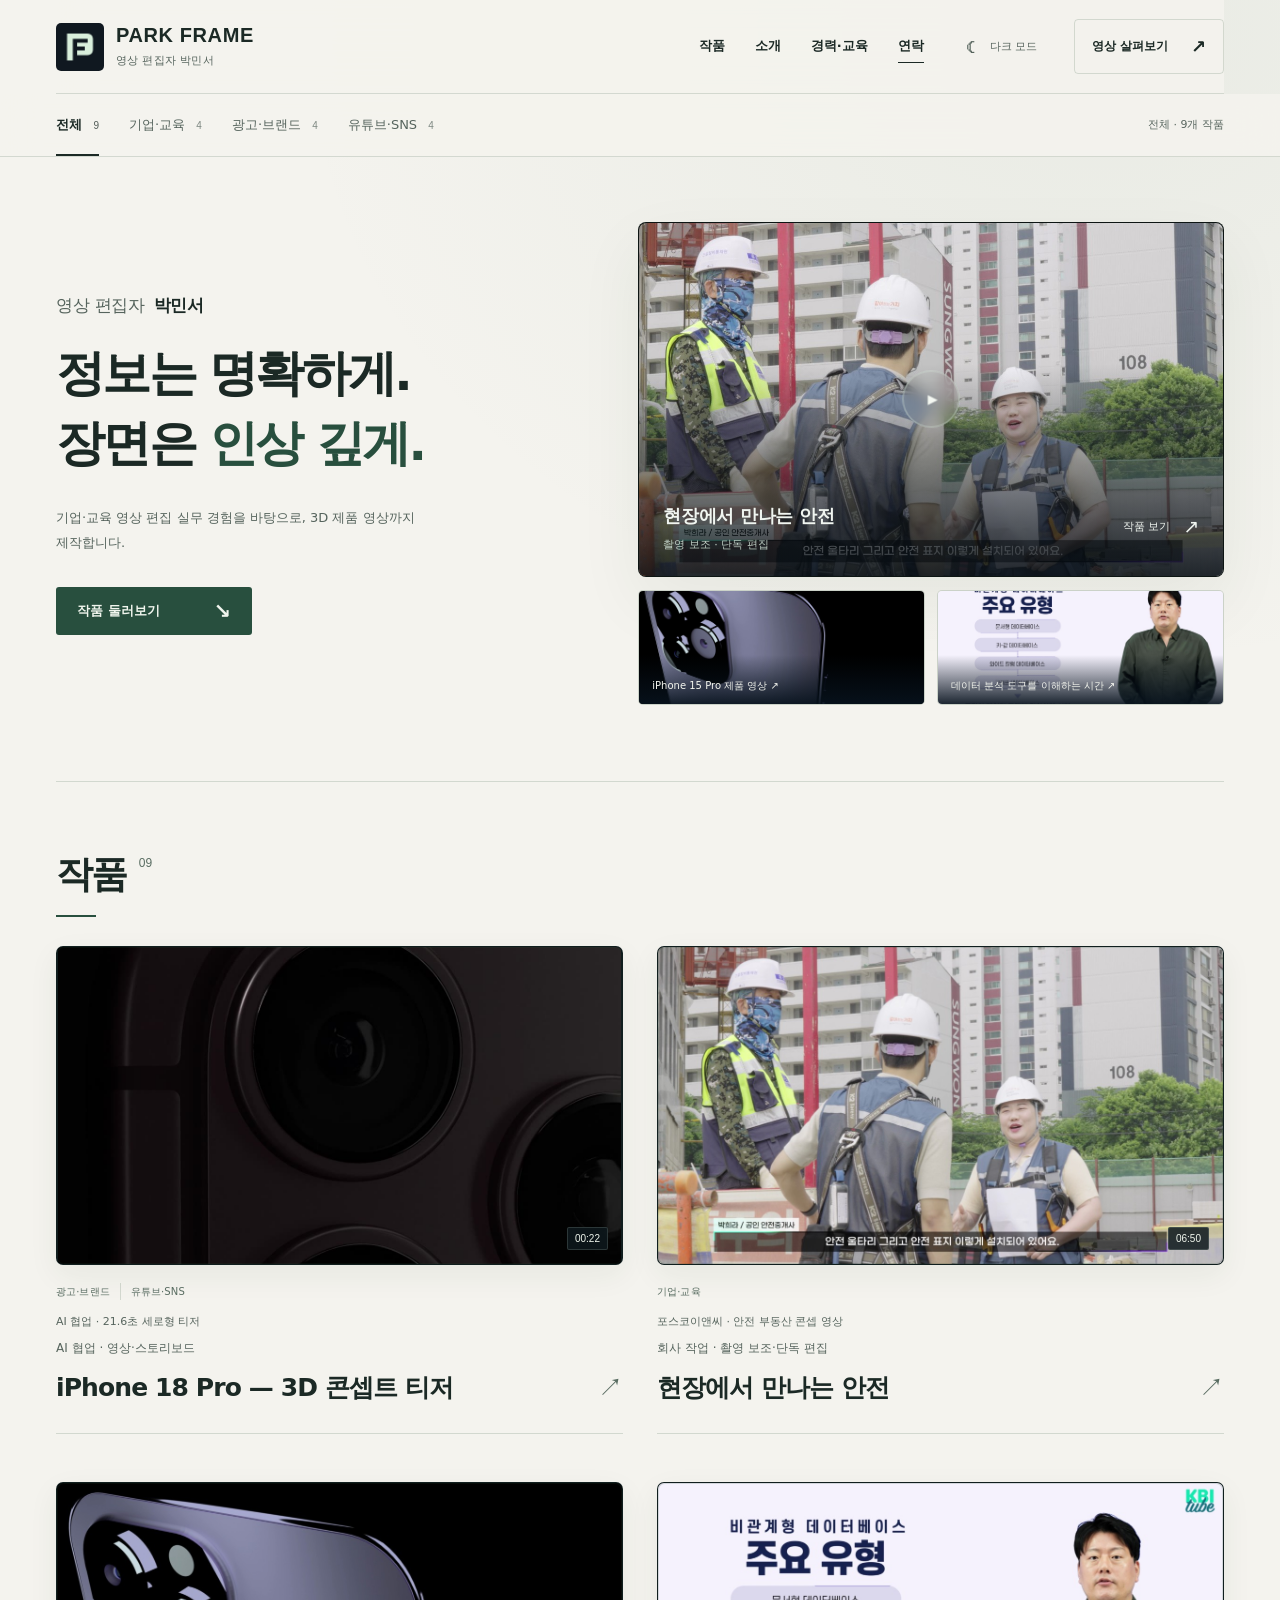
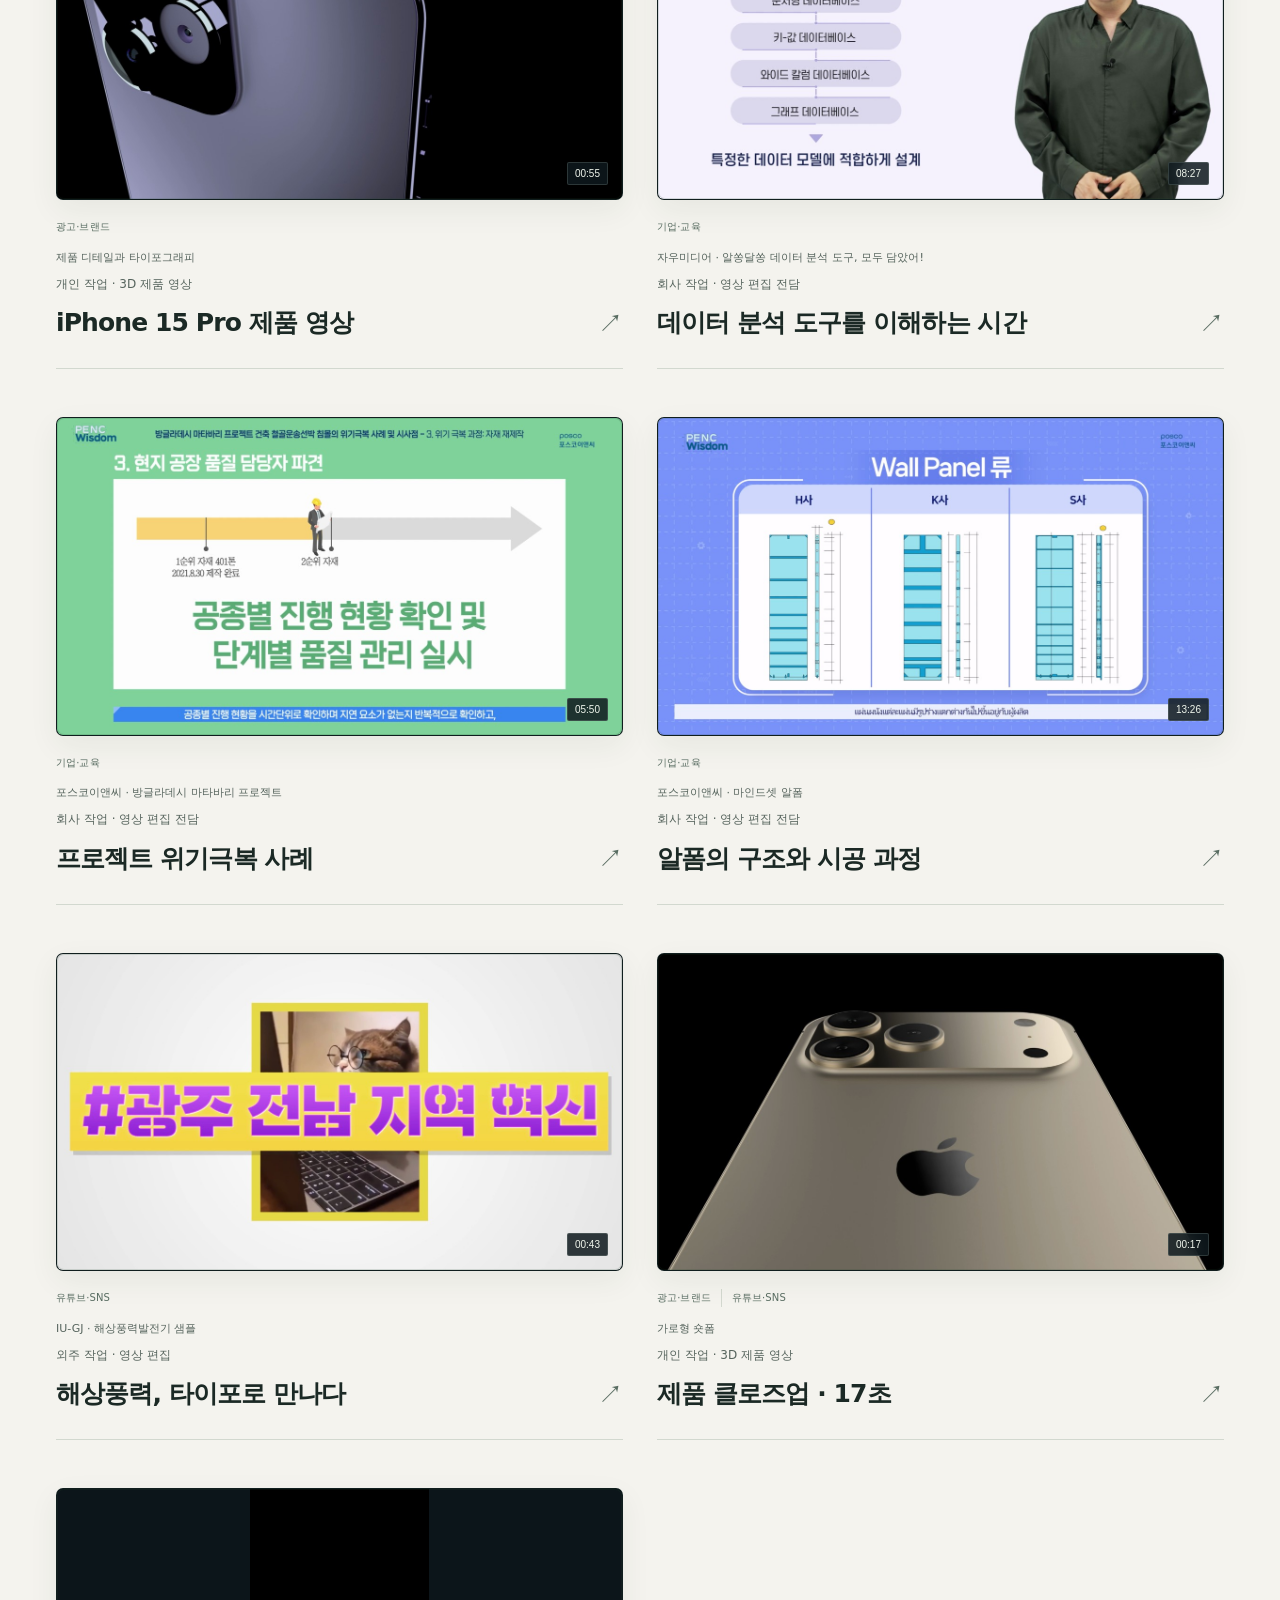
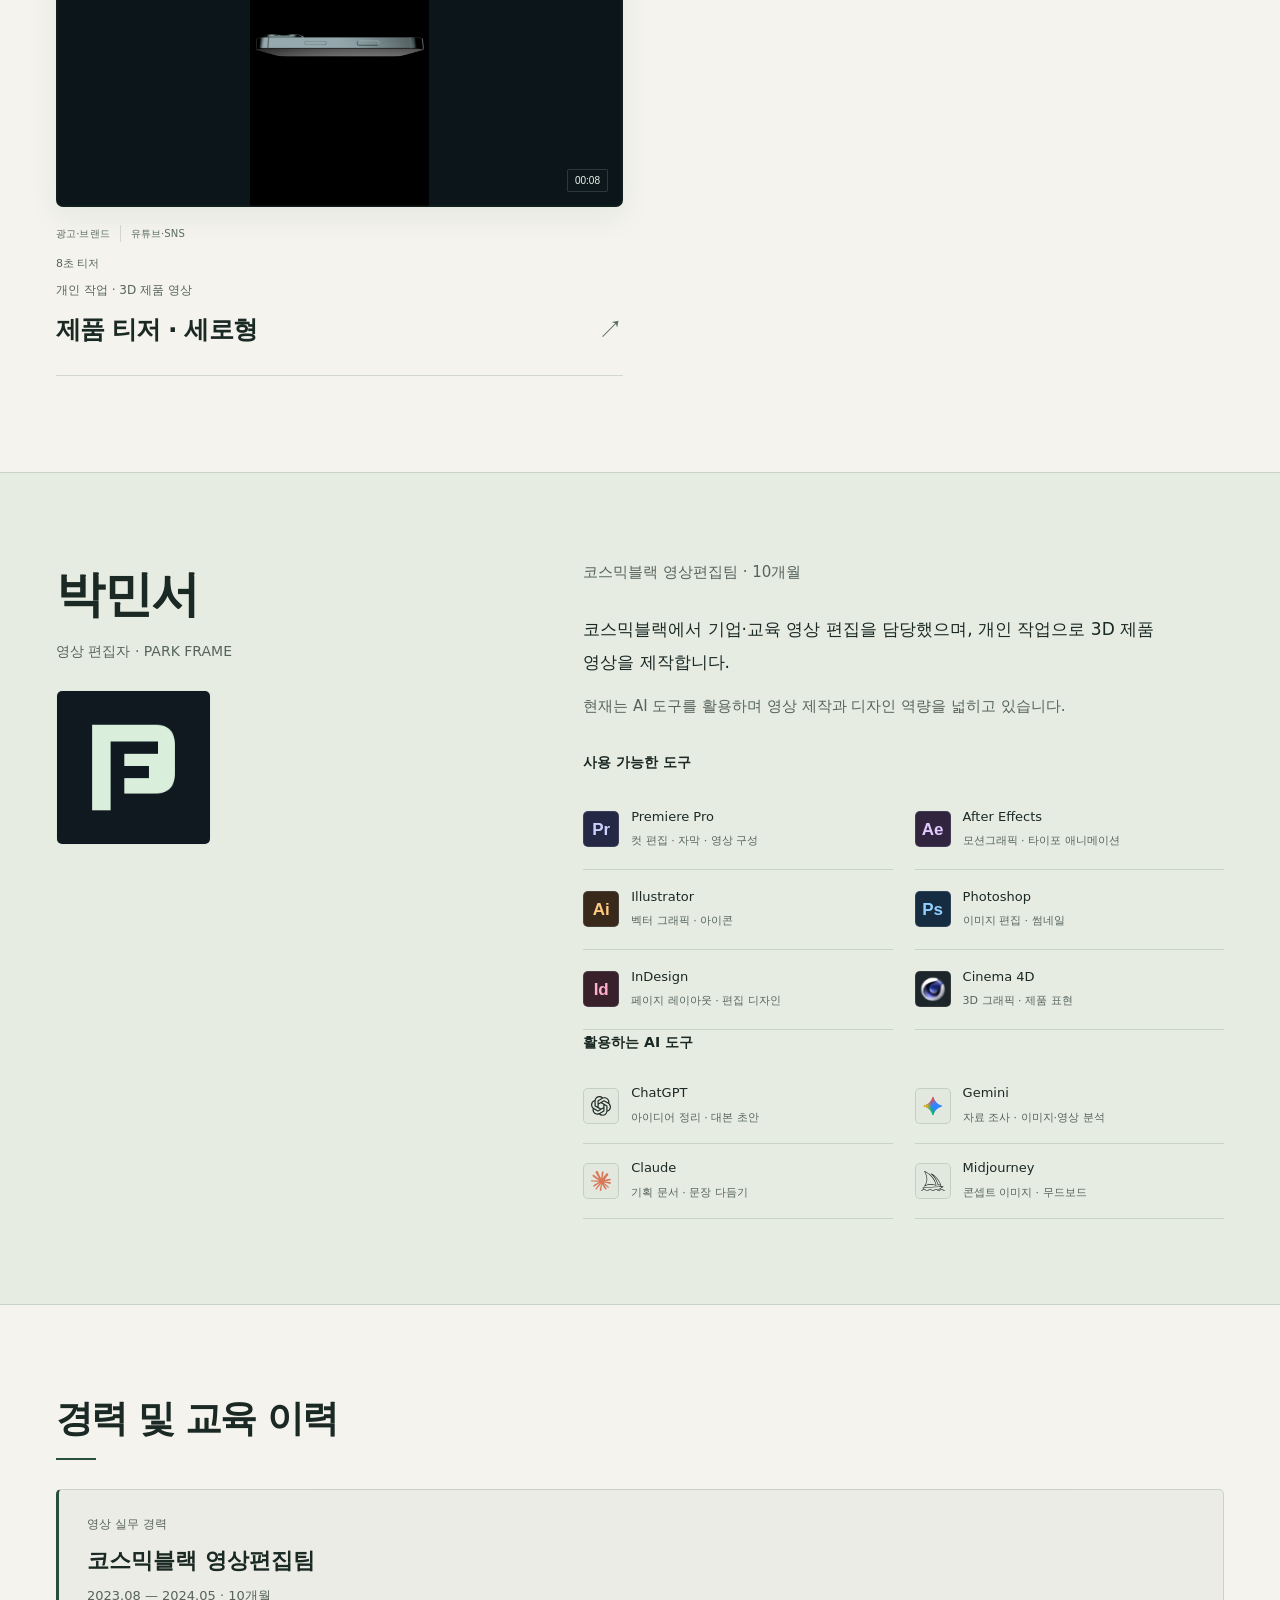
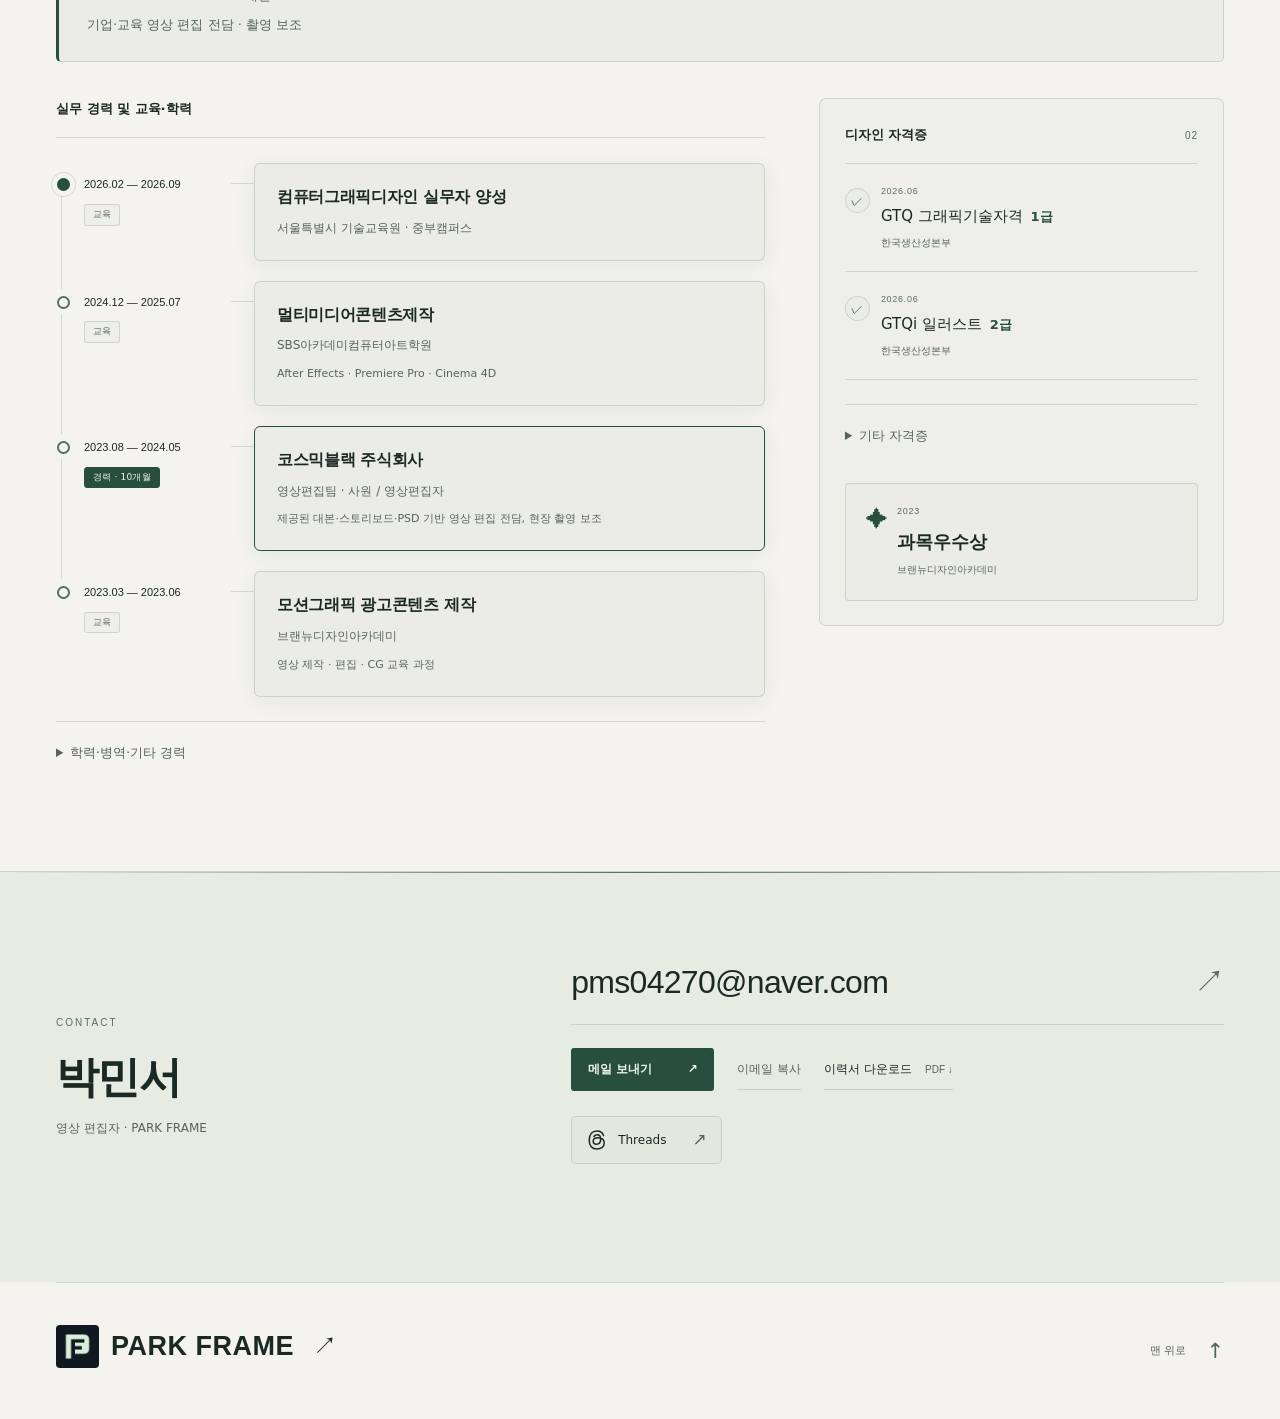
<file: index.html>
<!doctype html>
<html lang="ko">
<head>
  <meta charset="utf-8">
  <meta name="viewport" content="width=device-width,initial-scale=1">
  <meta name="robots" content="noindex,nofollow">
  <meta name="description" content="영상 편집자 박민서의 PARK FRAME 포트폴리오. 기업·교육, 광고·브랜드, 유튜브·SNS 영상 작업을 소개합니다.">
  <meta name="theme-color" content="#0e181e">
  <title>박민서 | PARK FRAME — 영상 편집 포트폴리오</title>
  <link rel="icon" type="image/png" href="assets/park-frame-logo.png">
  <script>
(()=>{try{const saved=localStorage.getItem('park-frame-theme');const theme=saved==='light'||saved==='dark'?saved:(window.matchMedia('(prefers-color-scheme: light)').matches?'light':'dark');document.documentElement.dataset.theme=theme;document.documentElement.style.colorScheme=theme;}catch{document.documentElement.dataset.theme='dark';}})();
</script>
  <link rel="stylesheet" href="style.css">
  <script src="assets/hls.min.js" defer></script>
  <script src="app.js" defer></script>
</head>
<body>
  <div class="ambient-background" aria-hidden="true"><div class="ambient-glow glow-one"></div><div class="ambient-glow glow-two"></div><div class="background-grid"></div></div>
  <div class="page-progress" aria-hidden="true"></div>
  <a class="skip" href="#works">작품 목록으로 건너뛰기</a>
  <header class="header shell">
    <a class="brand" href="#top" aria-label="박민서 PARK FRAME 처음으로"><img class="brand-logo" src="assets/park-frame-logo.png" alt="PARK FRAME 로고"><span>PARK FRAME<span class="brand-caption">영상 편집자 박민서</span></span></a>
    <nav aria-label="주 메뉴"><a href="#works">작품</a><a href="#about">소개</a><a href="#journey">경력·교육</a><a class="contact-nav" href="#contact">연락</a></nav>
    <button class="theme-toggle" id="theme-toggle" type="button" aria-label="라이트 모드로 전환" aria-pressed="false"><span class="theme-icon" aria-hidden="true">☀</span><span class="theme-label">라이트 모드</span></button>
    <a class="header-cta" href="#works">영상 살펴보기 <span aria-hidden="true">↗</span></a>
  </header>
  <main id="top">
    <div class="audience-selector" aria-label="포트폴리오 분야 선택"><div class="shell"><div class="filter-row"><div class="filters" role="group" aria-label="작품 카테고리"><button class="filter active" data-category="all" aria-pressed="true">전체 <span>9</span></button><button class="filter" data-category="corporate" aria-pressed="false">기업·교육 <span>4</span></button><button class="filter" data-category="brand" aria-pressed="false">광고·브랜드 <span>4</span></button><button class="filter" data-category="social" aria-pressed="false">유튜브·SNS <span>4</span></button></div><span class="filter-result" aria-live="polite" id="filter-result">9개의 작품</span></div></div></div>
    <section class="hero shell" aria-labelledby="hero-title">
      <div class="hero-copy">
        <p class="creator-name">영상 편집자 <strong>박민서</strong></p>
        <h1 id="hero-title">정보는 명확하게.<br>장면은 <span class="accent">인상 깊게.</span></h1>
        <p class="hero-description">기업·교육 영상 편집 실무 경험을 바탕으로, 3D 제품 영상까지 제작합니다.</p>
        <a class="primary-link" href="#works">작품 둘러보기 <span aria-hidden="true">↘</span></a>
      </div>
      <div class="hero-visual">
        <button class="hero-main open-work" data-work="6" aria-label="현장에서 만나는 안전 영상 열기">
          <img src="assets/work-6.jpg" alt="현장에서 만나는 안전 영상의 대표 장면" fetchpriority="high">
          <span class="image-corner tl"></span><span class="image-corner tr"></span><span class="image-corner bl"></span><span class="image-corner br"></span>
          <span class="hero-play" aria-hidden="true">▶</span>
          <span class="hero-image-caption"><span><span id="hero-film-title">현장에서 만나는 안전</span><span class="film-caption-sub" id="hero-film-subtitle">촬영 보조 · 단독 편집</span></span><span class="film-watch">작품 보기 <span aria-hidden="true">↗</span></span></span>
        </button>
        <div class="hero-strip">
          <button class="open-work" data-work="4" aria-label="iPhone 15 Pro 제품 영상 열기"><img src="assets/work-4.jpg" alt="iPhone 15 Pro 제품 영상의 대표 장면"><span>iPhone 15 Pro 제품 영상 <span aria-hidden="true">↗</span></span></button>
          <button class="open-work" data-work="2" aria-label="데이터 분석 도구 교육 영상 열기"><img src="assets/work-2.jpg" alt="강사 옆에 데이터베이스의 주요 유형을 설명하는 그래픽"><span>이해를 돕는 그래픽 <span aria-hidden="true">↗</span></span></button>
        </div>
      </div>
    </section>
    <section id="works" class="works shell" aria-labelledby="works-title">
      <div class="section-heading"><div><h2 id="works-title">작품<span class="heading-count">09</span></h2></div></div>

      <div class="work-grid" id="work-grid"></div>
      <noscript><p>작품 목록과 재생 기능을 이용하려면 브라우저에서 JavaScript를 켜주세요.</p></noscript>
    </section>
    <section class="about" id="about" aria-labelledby="about-title"><div class="shell about-layout"><div><h2 id="about-title">박민서<span class="profile-role">영상 편집자 · PARK FRAME</span></h2><img class="profile-logo" src="assets/park-frame-logo.png" alt="PARK FRAME 브랜드 로고"></div><div class="about-right"><p class="experience-label">코스믹블랙 영상편집팀 · 10개월</p><p class="profile-introduction">코스믹블랙에서 기업·교육 영상 편집을 담당했으며, 개인 작업으로 3D 제품 영상을 제작합니다.</p><p class="profile-development">현재는 AI 도구를 활용하며 영상 제작과 디자인 역량을 넓히고 있습니다.</p><div class="about-tool-row"><span>사용 가능한 도구</span></div><ul class="software-list" aria-label="사용 가능한 소프트웨어"><li><span class="software-icon pr" aria-hidden="true">Pr</span><span>Premiere Pro<small>컷 편집 · 자막 · 영상 구성</small></span></li><li><span class="software-icon ae" aria-hidden="true">Ae</span><span>After Effects<small>모션그래픽 · 타이포 애니메이션</small></span></li><li><span class="software-icon ai" aria-hidden="true">Ai</span><span>Illustrator<small>벡터 그래픽 · 아이콘</small></span></li><li><span class="software-icon ps" aria-hidden="true">Ps</span><span>Photoshop<small>이미지 편집 · 썸네일</small></span></li><li><span class="software-icon id" aria-hidden="true">Id</span><span>InDesign<small>페이지 레이아웃 · 편집 디자인</small></span></li><li><span class="software-icon c4d supplied-logo" aria-hidden="true"><img src="assets/cinema-4d-logo.png" alt=""></span><span>Cinema 4D<small>3D 그래픽 · 제품 표현</small></span></li></ul><div class="about-tool-row"><span>활용하는 AI 도구</span></div><ul class="software-list ai-tools" aria-label="활용하는 AI 도구"><li><span class="software-icon ai-tool-logo openai" aria-hidden="true"><svg aria-hidden="true" focusable="false" fill="currentColor" fill-rule="evenodd" height="1em" style="flex:none;line-height:1" viewBox="0 0 24 24" width="1em" xmlns="http://www.w3.org/2000/svg"><path d="M9.205 8.658v-2.26c0-.19.072-.333.238-.428l4.543-2.616c.619-.357 1.356-.523 2.117-.523 2.854 0 4.662 2.212 4.662 4.566 0 .167 0 .357-.024.547l-4.71-2.759a.797.797 0 00-.856 0l-5.97 3.473zm10.609 8.8V12.06c0-.333-.143-.57-.429-.737l-5.97-3.473 1.95-1.118a.433.433 0 01.476 0l4.543 2.617c1.309.76 2.189 2.378 2.189 3.948 0 1.808-1.07 3.473-2.76 4.163zM7.802 12.703l-1.95-1.142c-.167-.095-.239-.238-.239-.428V5.899c0-2.545 1.95-4.472 4.591-4.472 1 0 1.927.333 2.712.928L8.23 5.067c-.285.166-.428.404-.428.737v6.898zM12 15.128l-2.795-1.57v-3.33L12 8.658l2.795 1.57v3.33L12 15.128zm1.796 7.23c-1 0-1.927-.332-2.712-.927l4.686-2.712c.285-.166.428-.404.428-.737v-6.898l1.974 1.142c.167.095.238.238.238.428v5.233c0 2.545-1.974 4.472-4.614 4.472zm-5.637-5.303l-4.544-2.617c-1.308-.761-2.188-2.378-2.188-3.948A4.482 4.482 0 014.21 6.327v5.423c0 .333.143.571.428.738l5.947 3.449-1.95 1.118a.432.432 0 01-.476 0zm-.262 3.9c-2.688 0-4.662-2.021-4.662-4.519 0-.19.024-.38.047-.57l4.686 2.71c.286.167.571.167.856 0l5.97-3.448v2.26c0 .19-.07.333-.237.428l-4.543 2.616c-.619.357-1.356.523-2.117.523zm5.899 2.83a5.947 5.947 0 005.827-4.756C22.287 18.339 24 15.84 24 13.296c0-1.665-.713-3.282-1.998-4.448.119-.5.19-.999.19-1.498 0-3.401-2.759-5.947-5.946-5.947-.642 0-1.26.095-1.88.31A5.962 5.962 0 0010.205 0a5.947 5.947 0 00-5.827 4.757C1.713 5.447 0 7.945 0 10.49c0 1.666.713 3.283 1.998 4.448-.119.5-.19 1-.19 1.499 0 3.401 2.759 5.946 5.946 5.946.642 0 1.26-.095 1.88-.309a5.96 5.96 0 004.162 1.713z"></path></svg></span><span>ChatGPT<small>아이디어 정리 · 대본 초안</small></span></li><li><span class="software-icon ai-tool-logo gemini-color" aria-hidden="true"><svg aria-hidden="true" focusable="false" height="1em" style="flex:none;line-height:1" viewBox="0 0 24 24" width="1em" xmlns="http://www.w3.org/2000/svg"><path d="M20.616 10.835a14.147 14.147 0 01-4.45-3.001 14.111 14.111 0 01-3.678-6.452.503.503 0 00-.975 0 14.134 14.134 0 01-3.679 6.452 14.155 14.155 0 01-4.45 3.001c-.65.28-1.318.505-2.002.678a.502.502 0 000 .975c.684.172 1.35.397 2.002.677a14.147 14.147 0 014.45 3.001 14.112 14.112 0 013.679 6.453.502.502 0 00.975 0c.172-.685.397-1.351.677-2.003a14.145 14.145 0 013.001-4.45 14.113 14.113 0 016.453-3.678.503.503 0 000-.975 13.245 13.245 0 01-2.003-.678z" fill="#3186FF"></path><path d="M20.616 10.835a14.147 14.147 0 01-4.45-3.001 14.111 14.111 0 01-3.678-6.452.503.503 0 00-.975 0 14.134 14.134 0 01-3.679 6.452 14.155 14.155 0 01-4.45 3.001c-.65.28-1.318.505-2.002.678a.502.502 0 000 .975c.684.172 1.35.397 2.002.677a14.147 14.147 0 014.45 3.001 14.112 14.112 0 013.679 6.453.502.502 0 00.975 0c.172-.685.397-1.351.677-2.003a14.145 14.145 0 013.001-4.45 14.113 14.113 0 016.453-3.678.503.503 0 000-.975 13.245 13.245 0 01-2.003-.678z" fill="url(#lobe-icons-gemini-0-_R_0_)"></path><path d="M20.616 10.835a14.147 14.147 0 01-4.45-3.001 14.111 14.111 0 01-3.678-6.452.503.503 0 00-.975 0 14.134 14.134 0 01-3.679 6.452 14.155 14.155 0 01-4.45 3.001c-.65.28-1.318.505-2.002.678a.502.502 0 000 .975c.684.172 1.35.397 2.002.677a14.147 14.147 0 014.45 3.001 14.112 14.112 0 013.679 6.453.502.502 0 00.975 0c.172-.685.397-1.351.677-2.003a14.145 14.145 0 013.001-4.45 14.113 14.113 0 016.453-3.678.503.503 0 000-.975 13.245 13.245 0 01-2.003-.678z" fill="url(#lobe-icons-gemini-1-_R_0_)"></path><path d="M20.616 10.835a14.147 14.147 0 01-4.45-3.001 14.111 14.111 0 01-3.678-6.452.503.503 0 00-.975 0 14.134 14.134 0 01-3.679 6.452 14.155 14.155 0 01-4.45 3.001c-.65.28-1.318.505-2.002.678a.502.502 0 000 .975c.684.172 1.35.397 2.002.677a14.147 14.147 0 014.45 3.001 14.112 14.112 0 013.679 6.453.502.502 0 00.975 0c.172-.685.397-1.351.677-2.003a14.145 14.145 0 013.001-4.45 14.113 14.113 0 016.453-3.678.503.503 0 000-.975 13.245 13.245 0 01-2.003-.678z" fill="url(#lobe-icons-gemini-2-_R_0_)"></path><defs><linearGradient gradientUnits="userSpaceOnUse" id="lobe-icons-gemini-0-_R_0_" x1="7" x2="11" y1="15.5" y2="12"><stop stop-color="#08B962"></stop><stop offset="1" stop-color="#08B962" stop-opacity="0"></stop></linearGradient><linearGradient gradientUnits="userSpaceOnUse" id="lobe-icons-gemini-1-_R_0_" x1="8" x2="11.5" y1="5.5" y2="11"><stop stop-color="#F94543"></stop><stop offset="1" stop-color="#F94543" stop-opacity="0"></stop></linearGradient><linearGradient gradientUnits="userSpaceOnUse" id="lobe-icons-gemini-2-_R_0_" x1="3.5" x2="17.5" y1="13.5" y2="12"><stop stop-color="#FABC12"></stop><stop offset=".46" stop-color="#FABC12" stop-opacity="0"></stop></linearGradient></defs></svg></span><span>Gemini<small>자료 조사 · 이미지·영상 분석</small></span></li><li><span class="software-icon ai-tool-logo claude-color" aria-hidden="true"><svg aria-hidden="true" focusable="false" height="1em" style="flex:none;line-height:1" viewBox="0 0 24 24" width="1em" xmlns="http://www.w3.org/2000/svg"><path d="M4.709 15.955l4.72-2.647.08-.23-.08-.128H9.2l-.79-.048-2.698-.073-2.339-.097-2.266-.122-.571-.121L0 11.784l.055-.352.48-.321.686.06 1.52.103 2.278.158 1.652.097 2.449.255h.389l.055-.157-.134-.098-.103-.097-2.358-1.596-2.552-1.688-1.336-.972-.724-.491-.364-.462-.158-1.008.656-.722.881.06.225.061.893.686 1.908 1.476 2.491 1.833.365.304.145-.103.019-.073-.164-.274-1.355-2.446-1.446-2.49-.644-1.032-.17-.619a2.97 2.97 0 01-.104-.729L6.283.134 6.696 0l.996.134.42.364.62 1.414 1.002 2.229 1.555 3.03.456.898.243.832.091.255h.158V9.01l.128-1.706.237-2.095.23-2.695.08-.76.376-.91.747-.492.584.28.48.685-.067.444-.286 1.851-.559 2.903-.364 1.942h.212l.243-.242.985-1.306 1.652-2.064.73-.82.85-.904.547-.431h1.033l.76 1.129-.34 1.166-1.064 1.347-.881 1.142-1.264 1.7-.79 1.36.073.11.188-.02 2.856-.606 1.543-.28 1.841-.315.833.388.091.395-.328.807-1.969.486-2.309.462-3.439.813-.042.03.049.061 1.549.146.662.036h1.622l3.02.225.79.522.474.638-.079.485-1.215.62-1.64-.389-3.829-.91-1.312-.329h-.182v.11l1.093 1.068 2.006 1.81 2.509 2.33.127.578-.322.455-.34-.049-2.205-1.657-.851-.747-1.926-1.62h-.128v.17l.444.649 2.345 3.521.122 1.08-.17.353-.608.213-.668-.122-1.374-1.925-1.415-2.167-1.143-1.943-.14.08-.674 7.254-.316.37-.729.28-.607-.461-.322-.747.322-1.476.389-1.924.315-1.53.286-1.9.17-.632-.012-.042-.14.018-1.434 1.967-2.18 2.945-1.726 1.845-.414.164-.717-.37.067-.662.401-.589 2.388-3.036 1.44-1.882.93-1.086-.006-.158h-.055L4.132 18.56l-1.13.146-.487-.456.061-.746.231-.243 1.908-1.312-.006.006z" fill="#D97757" fill-rule="nonzero"></path></svg></span><span>Claude<small>기획 문서 · 문장 다듬기</small></span></li><li><span class="software-icon ai-tool-logo midjourney" aria-hidden="true"><svg aria-hidden="true" focusable="false" fill="currentColor" fill-rule="evenodd" height="1em" style="flex:none;line-height:1" viewBox="0 0 24 24" width="1em" xmlns="http://www.w3.org/2000/svg"><path d="M22.369 17.676c-1.387 1.259-3.17 2.378-5.332 3.417.044.03.086.057.13.083l.018.01.019.012c.216.123.42.184.641.184.222 0 .426-.061.642-.184l.018-.011.019-.011c.14-.084.266-.178.492-.366l.178-.148c.279-.232.426-.342.625-.456.304-.174.612-.266.949-.266.337 0 .645.092.949.266l.023.014c.188.109.334.219.602.442l.178.148c.221.184.346.278.483.36l.028.017.018.01c.21.12.407.181.62.185h.022a.31.31 0 110 .618c-.337 0-.645-.092-.95-.266a3.137 3.137 0 01-.09-.054l-.022-.014-.022-.013-.02-.014a5.356 5.356 0 01-.49-.377l-.159-.132a3.836 3.836 0 00-.483-.36l-.027-.017-.019-.01a1.256 1.256 0 00-.641-.185c-.222 0-.426.061-.641.184l-.02.011-.018.011c-.14.084-.266.178-.492.366l-.158.132a5.125 5.125 0 01-.51.39l-.022.014-.022.014-.09.054a1.868 1.868 0 01-.95.266c-.337 0-.644-.092-.949-.266a3.137 3.137 0 01-.09-.054l-.022-.014-.022-.013-.026-.017a4.881 4.881 0 01-.425-.325.308.308 0 01-.12-.1l-.098-.081a3.836 3.836 0 00-.483-.36l-.027-.017-.019-.01a1.256 1.256 0 00-.641-.185c-.222 0-.426.061-.642.184l-.018.011-.019.011c-.14.084-.266.178-.492.366l-.158.132a5.125 5.125 0 01-.51.39l-.023.014-.022.014-.09.054A1.868 1.868 0 0112 22c-.337 0-.645-.092-.949-.266a3.137 3.137 0 01-.09-.054l-.022-.014-.022-.013-.021-.014a5.356 5.356 0 01-.49-.377l-.158-.132a3.836 3.836 0 00-.483-.36l-.028-.017-.018-.01a1.256 1.256 0 00-.642-.185c-.221 0-.425.061-.641.184l-.019.011-.018.011c-.141.084-.266.178-.492.366l-.158.132a5.125 5.125 0 01-.511.39l-.022.014-.022.014-.09.054a1.868 1.868 0 01-.986.264c-.746-.09-1.319-.38-1.89-.866l-.035-.03c-.047-.041-.118-.106-.192-.174l-.196-.181-.107-.1-.011-.01a1.531 1.531 0 00-.336-.253.313.313 0 00-.095-.03h-.005c-.119.022-.238.059-.361.11a.308.308 0 01-.077.061l-.008.005a.309.309 0 01-.126.034 5.66 5.66 0 00-.774.518l-.416.324-.055.043a6.542 6.542 0 01-.324.236c-.305.207-.552.315-.8.315a.31.31 0 01-.01-.618h.01c.09 0 .235-.062.438-.198l.04-.027c.077-.054.163-.117.27-.199l.385-.301.06-.047c.268-.206.506-.373.73-.505l-.633-1.21a.309.309 0 01.254-.451l20.287-1.305a.309.309 0 01.228.537zm-1.118.14L2.369 19.03l.423.809c.128-.045.256-.078.388-.1a.31.31 0 01.052-.005c.132 0 .26.032.386.093.153.073.294.179.483.35l.016.015.092.086.144.134.097.089c.065.06.125.114.16.144.485.418.948.658 1.554.736h.011a1.25 1.25 0 00.6-.172l.021-.011.019-.011.018-.011c.141-.084.266-.178.492-.366l.178-.148c.279-.232.426-.342.625-.456.305-.174.612-.266.95-.266.336 0 .644.092.948.266l.023.014c.188.109.335.219.603.442l.177.148c.222.184.346.278.484.36l.027.017.019.01c.215.124.42.185.641.185.222 0 .426-.061.641-.184l.019-.011.018-.011c.141-.084.267-.178.493-.366l.177-.148c.28-.232.427-.342.626-.456.304-.174.612-.266.949-.266.337 0 .644.092.949.266l.025.015c.187.109.334.22.603.443 1.867-.878 3.448-1.811 4.73-2.832l.02-.016zM3.653 2.026C6.073 3.06 8.69 4.941 10.8 7.258c2.46 2.7 4.109 5.828 4.637 9.149a.31.31 0 01-.421.335c-2.348-.945-4.54-1.258-6.59-1.02-1.739.2-3.337.792-4.816 1.703-.294.182-.62-.182-.405-.454 1.856-2.355 2.581-4.99 2.343-7.794-.195-2.292-1.031-4.61-2.284-6.709a.31.31 0 01.388-.442zM10.04 4.45c1.778.543 3.892 2.102 5.782 4.243 1.984 2.248 3.552 4.934 4.347 7.582a.31.31 0 01-.401.38l-.022-.01-.386-.154a10.594 10.594 0 00-.291-.112l-.016-.006c-.68-.247-1.199-.291-1.944-.101a.31.31 0 01-.375-.218C15.378 11.123 13.073 7.276 9.775 5c-.291-.201-.072-.653.266-.55zM4.273 2.996l.008.015c1.028 1.94 1.708 4.031 1.885 6.113.213 2.513-.31 4.906-1.673 7.092l-.02.031.003-.001c1.198-.581 2.47-.969 3.825-1.132l.055-.006c1.981-.23 4.083.029 6.309.837l.066.025-.007-.039c-.593-2.95-2.108-5.737-4.31-8.179l-.07-.078c-1.785-1.96-3.944-3.6-6.014-4.65l-.057-.028zm7.92 3.238l.048.048c2.237 2.295 3.885 5.431 4.974 9.191l.038.132.022-.004c.71-.133 1.284-.063 1.963.18l.027.01.066.024.046.018-.025-.073c-.811-2.307-2.208-4.62-3.936-6.594l-.058-.065c-1.02-1.155-2.103-2.132-3.15-2.856l-.015-.011z"></path></svg></span><span>Midjourney<small>콘셉트 이미지 · 무드보드</small></span></li></ul></div></div></section>

    <section id="journey" class="journey shell" aria-labelledby="journey-title">
      <div class="section-heading"><div><h2 id="journey-title">경력 및 교육 이력</h2></div></div>
<div class="experience-summary"><span>영상 실무 경력</span><strong>코스믹블랙 영상편집팀</strong><p>2023.08 — 2024.05 · 10개월</p><p>기업·교육 영상 편집 전담 · 촬영 보조</p></div>
      <div class="journey-layout">
        <div class="timeline-column"><h3 class="journey-group-title">실무 경력 및 교육·학력</h3>
          <ol class="career-timeline">
            <li><div class="timeline-date">2026.02 — 2026.09<span class="journey-tag">교육</span></div><div class="timeline-content"><h4>컴퓨터그래픽디자인 실무자 양성</h4><p class="timeline-organization">서울특별시 기술교육원 · 중부캠퍼스</p></div></li>
            <li><div class="timeline-date">2024.12 — 2025.07<span class="journey-tag">교육</span></div><div class="timeline-content"><h4>멀티미디어콘텐츠제작</h4><p class="timeline-organization">SBS아카데미컴퓨터아트학원</p><p>After Effects · Premiere Pro · Cinema 4D</p></div></li>

            <li class="career-featured"><div class="timeline-date">2023.08 — 2024.05<span class="journey-tag work-tag">경력 · 10개월</span></div><div class="timeline-content"><h4>코스믹블랙 주식회사</h4><p class="timeline-organization">영상편집팀 · 사원 / 영상편집자</p><p>제공된 대본·스토리보드·PSD 기반 영상 편집 전담, 현장 촬영 보조</p></div></li>
            <li><div class="timeline-date">2023.03 — 2023.06<span class="journey-tag">교육</span></div><div class="timeline-content"><h4>모션그래픽 광고콘텐츠 제작</h4><p class="timeline-organization">브랜뉴디자인아카데미</p><p>영상 제작 · 편집 · CG 교육 과정</p></div></li>
          </ol>
<details class="secondary-history"><summary>학력·병역·기타 경력</summary><ol class="career-timeline secondary-timeline"><li><div class="timeline-date">2021.01 — 2022.07<span class="journey-tag">병역</span></div><div class="timeline-content"><h4>육군 병장 전역</h4></div></li><li><div class="timeline-date">2020<span class="journey-tag">학력</span></div><div class="timeline-content"><h4>용산공업고등학교 졸업</h4></div></li><li><div class="timeline-date">2018.02 — 2020.02<span class="journey-tag work-tag">경력</span></div><div class="timeline-content"><h4>하이버스</h4><p class="timeline-organization">품질관리팀 · 사원</p><p>검증 업무</p></div></li></ol></details>
        </div>
        <aside class="credentials" aria-label="자격증과 수상">
          <h3 class="journey-group-title">디자인 자격증 <span>02</span></h3>
          <ul class="credential-list">
            <li><span class="credential-date">2026.06</span><h4>GTQ 그래픽기술자격 <strong>1급</strong></h4><p>한국생산성본부</p></li>
            <li><span class="credential-date">2026.06</span><h4>GTQi 일러스트 <strong>2급</strong></h4><p>한국생산성본부</p></li>
</ul>
          <details class="secondary-history"><summary>기타 자격증</summary><ul class="credential-list">            <li><span class="credential-date">2022.10</span><h4>2종보통운전면허</h4><p>경찰청 · 운전면허시험관리단</p></li>
            <li><span class="credential-date">2019.07</span><h4>전자기능사</h4><p>한국산업인력공단</p></li>
          </ul></details><div class="award-card"><p class="award-year">2023</p><h4>과목우수상</h4><p>브랜뉴디자인아카데미</p></div>
        </aside>
      </div>
    </section>

    <section id="contact" class="contact-section" aria-labelledby="contact-title"><div class="shell contact-layout"><div><p class="contact-label">CONTACT</p><h2 id="contact-title">박민서</h2><p class="contact-role">영상 편집자 · PARK FRAME</p></div><div class="contact-details"><a class="contact-email" id="contact-email" href="mailto:pms04270@naver.com">pms04270@naver.com<span aria-hidden="true">↗</span></a><div class="contact-actions"><a class="contact-mail-button" href="mailto:pms04270@naver.com">메일 보내기 <span aria-hidden="true">↗</span></a><button type="button" id="copy-email">이메일 복사</button><a class="resume-download" href="assets/park-minseo-resume.pdf" download="박민서_이력서.pdf">이력서 다운로드 <span>PDF ↓</span></a></div><a class="threads-link" href="https://www.threads.com/@pms__0427__?hl=ko" target="_blank" rel="noopener noreferrer" aria-label="박민서 Threads 프로필 새 탭에서 열기"><svg viewBox="0 0 24 24" width="22" height="22" fill="none" aria-hidden="true"><path d="M19.1 7.2C18 3.9 15.6 2.2 12 2.2c-5.5 0-8.5 3.6-8.5 9.8s3 9.8 8.5 9.8c4.6 0 7.9-2.6 7.9-6.4 0-3.7-3-5.8-7-5.8-3 0-5.1 1.6-5.1 3.8 0 2 1.5 3.2 3.6 3.2 3.2 0 4.6-2.2 4.6-5.7 0-3-1.3-4.6-3.8-4.6-1.5 0-2.8.7-3.6 1.9" stroke="currentColor" stroke-width="1.65" stroke-linecap="round" stroke-linejoin="round"/></svg><span>Threads</span><span class="social-arrow" aria-hidden="true">↗</span></a><p id="contact-status" class="contact-status" role="status" aria-live="polite"></p></div></div></section>
  </main>
  <footer class="shell footer"><div><a class="footer-brand" href="#top"><img class="footer-logo" src="assets/park-frame-logo.png" alt="PARK FRAME 로고">PARK FRAME<span aria-hidden="true">↗</span></a></div><a href="#top" class="back-top">맨 위로 <span aria-hidden="true">↑</span></a></footer>
  <dialog id="work-dialog" aria-labelledby="dialog-title">
    <div class="dialog-toolbar"><span>작품 상세</span><button class="dialog-close" aria-label="작품 닫기">닫기 <span aria-hidden="true">✕</span></button></div>
    <div id="scene-shortcuts" class="scene-shortcuts" aria-label="대표 장면 바로가기" hidden></div>
    <div class="player-wrap"><video id="player" controls playsinline preload="none" controlslist="nodownload"></video></div>
    <div class="dialog-body"><div class="dialog-categories" id="dialog-categories"></div><h2 id="dialog-title"></h2><p class="dialog-subtitle" id="dialog-subtitle"></p><p class="dialog-description" id="dialog-description"></p><dl class="project-info" id="project-info"></dl><p class="video-status" id="video-status" role="status"></p><div class="dialog-navigation"><button id="previous-work">← 이전 작품</button><span id="dialog-position"></span><button id="next-work">다음 작품 →</button></div></div>
  </dialog>
</body>
</html>
</file>
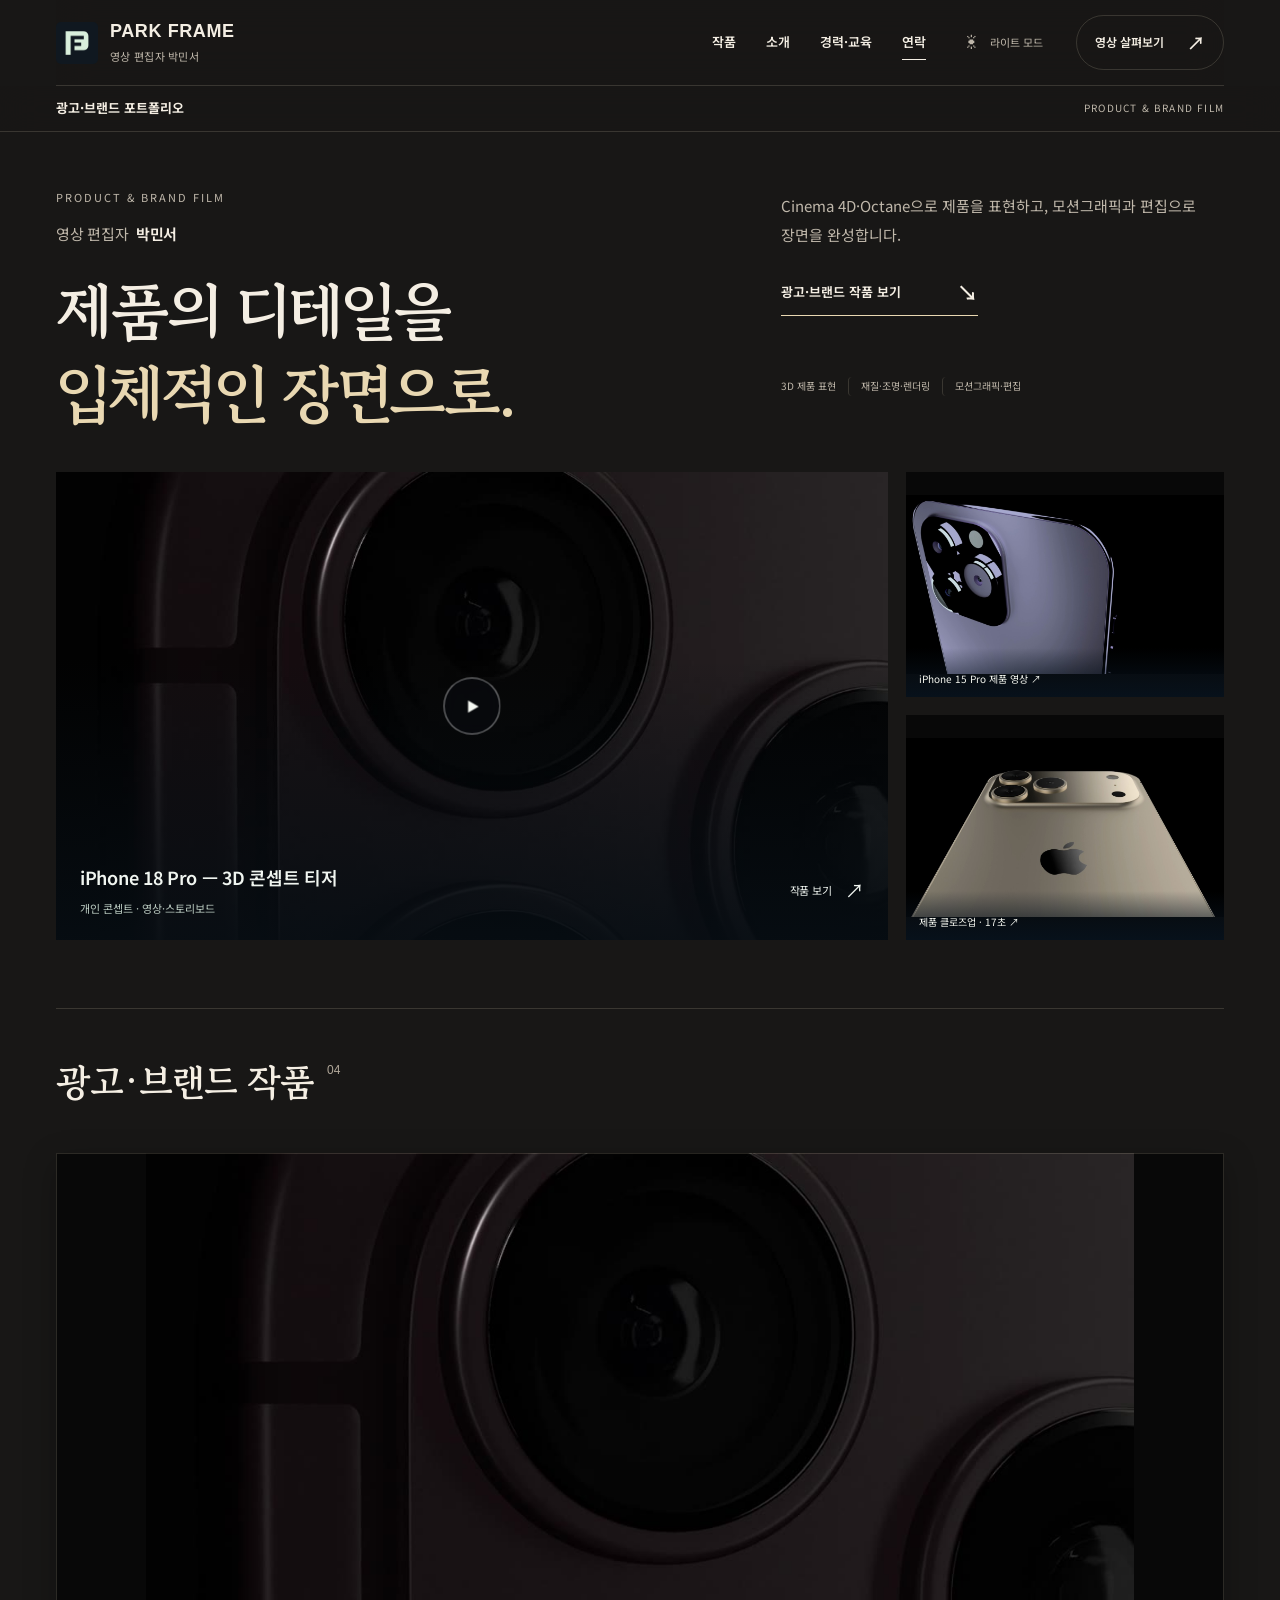
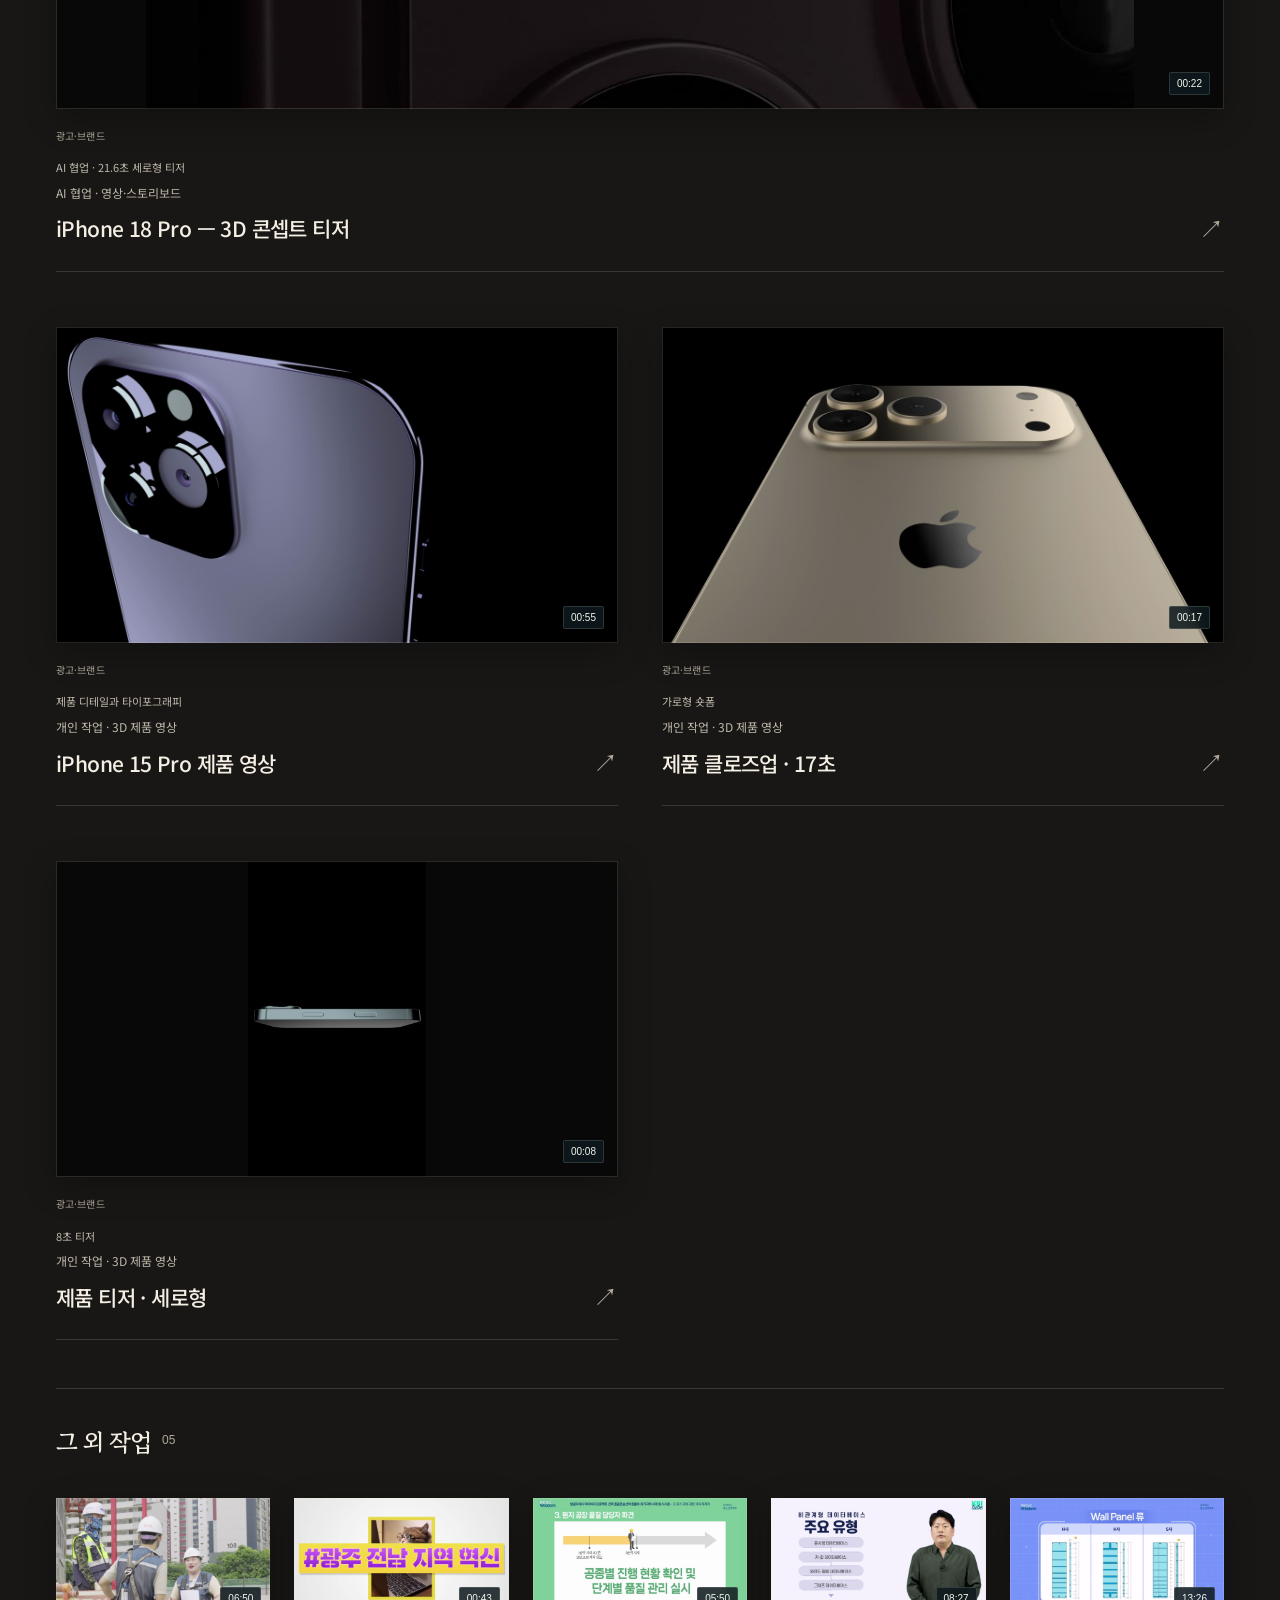
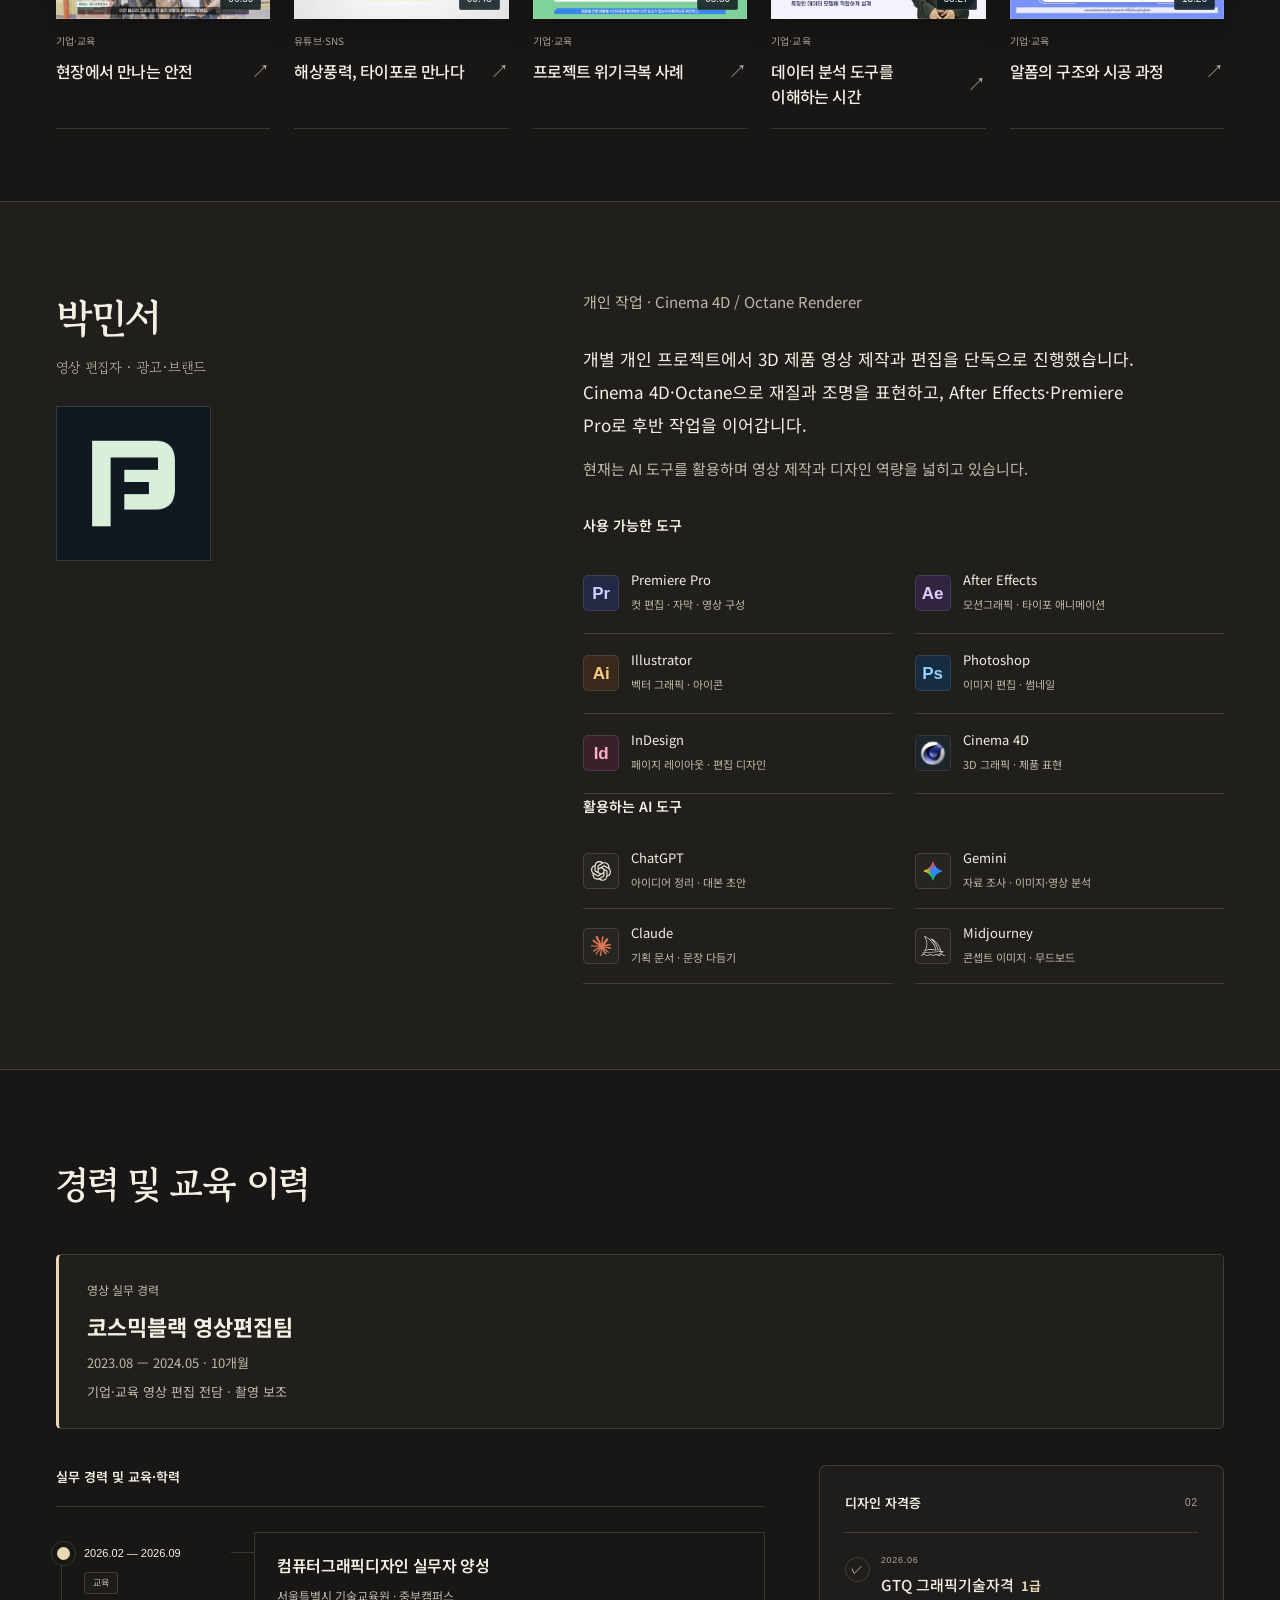
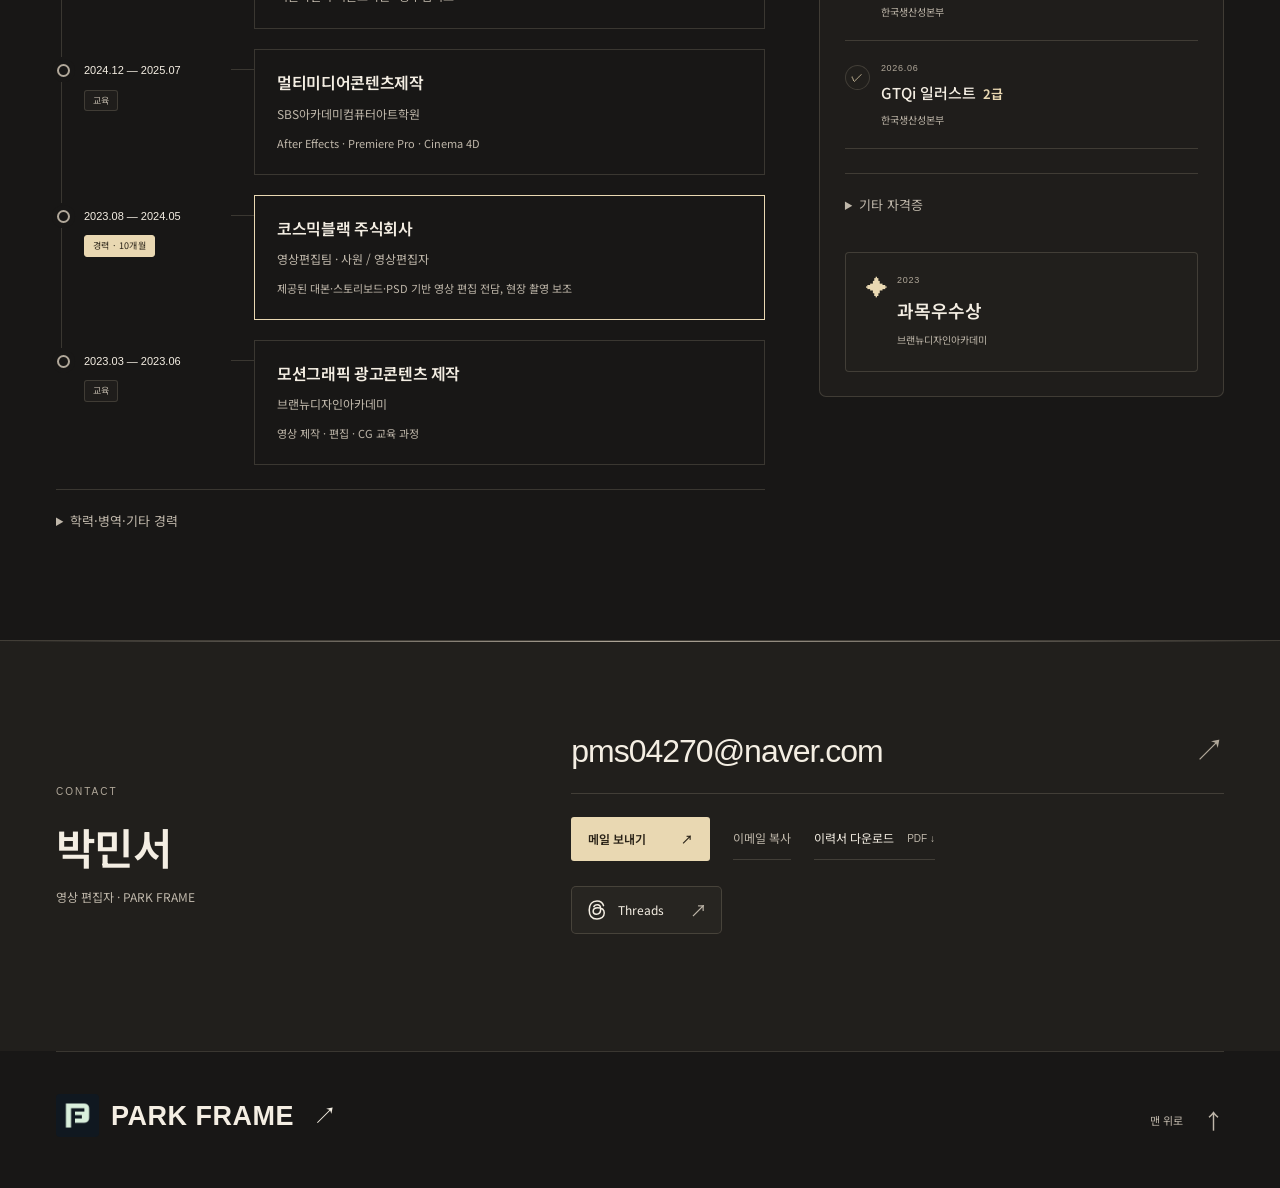
<file: brand/index.html>
<!doctype html>
<html lang="ko" data-portfolio="brand">
<head>
  <meta charset="utf-8">
  <meta name="viewport" content="width=device-width,initial-scale=1">
  <meta name="robots" content="noindex,nofollow">
  <meta name="description" content="Cinema 4D·Octane으로 제품을 표현하고, 모션그래픽과 편집으로 장면을 완성합니다.">
  <meta name="theme-color" content="#0e181e">
  <title>박민서 | 광고·브랜드 포트폴리오 — PARK FRAME</title>
  <link rel="icon" type="image/png" href="../assets/park-frame-logo.png">
  <script>
(()=>{try{const saved=localStorage.getItem('park-frame-theme');const theme=saved==='light'||saved==='dark'?saved:"dark";document.documentElement.dataset.theme=theme;document.documentElement.style.colorScheme=theme;}catch{document.documentElement.dataset.theme='dark';}})();
</script>
  <link rel="stylesheet" href="../style.css">
  <script src="../assets/hls.min.js" defer></script>
  
<link rel="preconnect" href="https://fonts.googleapis.com"><link rel="preconnect" href="https://fonts.gstatic.com" crossorigin><link rel="stylesheet" href="https://fonts.googleapis.com/css2?family=Black+Han+Sans&amp;family=Gowun+Batang:wght@700&amp;family=Noto+Sans+KR:wght@400;500;600;700;800&amp;display=swap"><style>
.edition-bar .shell{display:flex;align-items:center;justify-content:space-between;gap:18px;min-height:54px}.edition-bar strong{font-size:13px}.edition-bar p{margin:0;font-size:10px;letter-spacing:.14em;color:var(--muted)}.edition-bar .filter-row{display:contents}.edition-bar .filter-result{display:none}.edition-eyebrow{font-size:11px;letter-spacing:.16em;color:var(--muted);margin:0 0 18px}.edition-tags{display:flex;flex-wrap:wrap;gap:8px;margin:25px 0 0;padding:0;list-style:none}.edition-tags li{border:1px solid var(--line);border-radius:4px;font-size:11px;padding:5px 10px;color:var(--muted)}.header-cta{white-space:nowrap}
html[data-portfolio="corporate"]{--accent:#b8d8e9;--accent-ink:#19364b}html[data-portfolio="corporate"][data-theme="light"]{--accent:#285b7b;--accent-ink:#fff;--about:#e9eef0;--bg:#f6f7f6;--surface:#edf1f2;--raised:#e2eaed}.edition-corporate .hero{padding-block:64px}.edition-corporate .hero-main{aspect-ratio:16/10}.edition-corporate .hero-strip button{aspect-ratio:2.35}
html[data-portfolio="brand"]{--accent:#d4c9f1;--accent-ink:#302640}html[data-portfolio="brand"][data-theme="light"]{--accent:#61467b;--accent-ink:#fff}.edition-brand .hero{grid-template-columns:.9fr 1.2fr;padding-block:76px}.edition-brand .hero-main{aspect-ratio:16/10}.edition-brand .hero-strip button{aspect-ratio:2.65}.edition-brand .hero-copy h1{font-size:clamp(36px,4vw,62px)}
html[data-portfolio="social"]{--accent:#ffd2b4;--accent-ink:#402b22}html[data-portfolio="social"][data-theme="light"]{--accent:#94451f;--accent-ink:#fff}.edition-social .hero-visual{display:grid;grid-template-columns:minmax(0,1fr) minmax(0,.85fr);align-items:center;gap:18px}.edition-social .hero-main{aspect-ratio:9/16;max-height:590px}.edition-social .hero-image-caption{padding:15px;display:block}.edition-social .film-watch{display:none}.edition-social .hero-strip{display:grid;grid-template-columns:1fr;gap:18px;margin:0}.edition-social .hero-strip button{aspect-ratio:1.15}.edition-social .hero-strip button>span{font-size:11px}.edition-social .hero-copy h1{font-size:clamp(38px,4.3vw,64px)}
@media(max-width:760px){.edition-bar .shell{min-height:48px;gap:10px}.edition-bar strong{font-size:12px}.edition-bar p{font-size:8px;letter-spacing:.05em}.edition-corporate .hero,.edition-brand .hero{grid-template-columns:1fr;padding-block:34px;gap:30px}.edition-brand .hero-copy h1,.edition-social .hero-copy h1{font-size:clamp(33px,8.3vw,52px)}.edition-eyebrow{font-size:9px;margin-bottom:14px;letter-spacing:.1em}.edition-tags{margin-top:20px;gap:6px}.edition-tags li{font-size:10px;padding:4px 8px}.edition-social .hero-visual{gap:12px}.edition-social .hero-main{max-height:470px}.edition-social .hero-strip{gap:12px}.edition-social .hero-main .hero-image-caption #hero-film-title{font-size:13px}.edition-social .hero-main .film-caption-sub{font-size:10px}.edition-social .hero-strip button>span{font-size:10px;padding:9px}.edition-social .hero-image-caption{padding:11px}}

.edition-corporate .works,.edition-brand .works,.edition-social .works{padding-bottom:48px}.other-works{padding-bottom:72px;scroll-margin-top:170px}.other-works .section-heading{border-top:1px solid var(--line);padding-top:30px;margin-bottom:24px}.other-works h2{font-size:24px;letter-spacing:-.6px}.other-grid{display:grid;grid-template-columns:repeat(auto-fit,minmax(180px,1fr));gap:24px}.other-grid .work-card{padding-bottom:18px}.other-grid .card-title-row h3{font-size:17px;letter-spacing:-.3px;line-height:1.6}.other-grid .card-arrow{font-size:19px}.other-grid .card-project-label,.other-grid .card-credit{display:none}.other-grid .card-topline{margin:13px 0 8px}.other-grid .card-tags span{font-size:10px}.other-grid .card-duration{bottom:9px;right:9px}
@media(max-width:760px){.other-works{padding-bottom:44px}.other-works h2{font-size:22px}.other-grid{grid-template-columns:repeat(2,minmax(0,1fr));gap:22px 16px}.other-grid .card-title-row h3{font-size:15px}.other-grid .card-topline{margin-top:10px}.other-grid .card-tags{gap:6px}.other-grid .card-tags span{font-size:10px;letter-spacing:0}.other-grid .card-tags span+span{padding-left:6px}.other-grid .card-duration{font-size:9px;padding:2px 5px}.other-grid .card-watch{font-size:9px;padding:3px 6px;left:7px;bottom:7px}}

/* Discipline-specific art direction, with shared readable body typography. */
html[data-portfolio]{--sans:"Noto Sans KR","Malgun Gothic","Apple SD Gothic Neo",sans-serif}html[data-portfolio] body{font-size:16px;line-height:1.85}html[data-portfolio] .header{height:86px}html[data-portfolio] .audience-selector{top:86px}html[data-portfolio] .brand{font-size:18px}html[data-portfolio] .brand-logo{width:42px;height:42px}html[data-portfolio] .header-cta{border-radius:30px;padding:10px 18px}html[data-portfolio] .edition-bar .shell{min-height:45px}html[data-portfolio] .edition-bar p{letter-spacing:.12em}html[data-portfolio] .hero-description{font-size:15px;line-height:1.9;max-width:470px}html[data-portfolio] .creator-name{font-size:15px}html[data-portfolio] .work-card{transition:transform .25s ease,box-shadow .25s ease}html[data-portfolio] .card-title-row h3{font-size:21px;line-height:1.6;letter-spacing:-.6px}html[data-portfolio] .card-image img{object-fit:contain}html[data-portfolio] .other-grid .card-title-row h3{font-size:16px}html[data-portfolio] .hero-play{background:#0a0e1666;border-color:#ffffff85}html[data-portfolio] .hero-main{transform:none;box-shadow:none}html[data-portfolio] .section-heading h2:after{display:none}html[data-portfolio] .about h2{font-size:40px}html[data-portfolio] .software-list small{line-height:1.8}html[data-portfolio] .hero-main img{object-fit:cover}html[data-portfolio] .hero-strip img{object-fit:contain}html[data-portfolio] .timeline-content{box-shadow:none}
html[data-portfolio="corporate"]{--bg:#101c2c;--ink:#edf3fc;--muted:#acbbd0;--subtle:#9fadc1;--line:#b7cbe329;--surface:#17273b;--raised:#203650;--accent:#a8caff;--accent-ink:#102747;--header:#101c2cf5;--about:#152438;--control:#a8caff0a;--glow:transparent}html[data-portfolio="corporate"][data-theme="light"]{--bg:#f7f9fc;--ink:#152944;--muted:#52647a;--subtle:#5c7089;--line:#203f6725;--surface:#fff;--raised:#e9f0f9;--accent:#2258a1;--accent-ink:#fff;--header:#f7f9fcf5;--about:#edf2f8;--control:#2258a108}.edition-corporate .hero{grid-template-columns:1fr 1.12fr;gap:56px;padding-block:70px}.edition-corporate #hero-title{font-size:clamp(38px,4vw,58px);line-height:1.4;font-weight:750;letter-spacing:-2px}.edition-corporate .edition-eyebrow{border-left:3px solid var(--accent);padding-left:12px;letter-spacing:.12em}.edition-corporate .hero-visual{padding:16px;background:var(--surface);border:1px solid var(--line);border-radius:14px}.edition-corporate .hero-main{aspect-ratio:16/10;border-radius:6px}.edition-corporate .hero-strip button{aspect-ratio:2.5;border-radius:5px}.edition-corporate .edition-tags li{background:var(--surface);border-radius:4px}.edition-corporate .primary-link{border-radius:5px;padding:14px 22px}.edition-corporate .work-grid{gap:26px}.edition-corporate #work-grid .work-card{border:1px solid var(--line);border-radius:10px;background:var(--surface);padding:15px 15px 22px}.edition-corporate #work-grid .card-image{border:0;border-radius:5px}.edition-corporate #work-grid .card-topline,.edition-corporate #work-grid .card-title-row,.edition-corporate #work-grid .card-project-label,.edition-corporate #work-grid .card-credit{margin-left:6px;margin-right:6px}.edition-corporate #work-grid .card-credit{margin-bottom:0}.edition-corporate .section-heading h2{font-size:31px;font-weight:700}.edition-corporate .section-heading{border-top:1px solid var(--line);padding-top:25px}.edition-corporate .timeline-content{border-radius:6px}.edition-corporate .experience-summary{background:var(--surface);border-radius:8px}.edition-corporate .contact-section{border-top:1px solid var(--line)}
html[data-portfolio="brand"]{--bg:#181716;--ink:#f4eee3;--muted:#bfb7aa;--subtle:#b1a89a;--line:#e9dcc129;--surface:#211f1c;--raised:#302b24;--accent:#e9d8b2;--accent-ink:#282116;--header:#181716f5;--about:#211f1c;--control:#e9d8b208;--glow:transparent}html[data-portfolio="brand"][data-theme="light"]{--bg:#f8f4ec;--ink:#29231d;--muted:#6e6254;--subtle:#796b59;--line:#5e49352b;--surface:#efe9dd;--raised:#e6ddcd;--accent:#795a32;--accent-ink:#fff;--header:#f8f4ecf5;--about:#efe9dd;--control:#795a3209}.edition-brand .hero{display:block;padding-block:55px 68px}.edition-brand .hero-copy{display:grid;grid-template-columns:1.2fr .8fr;column-gap:60px;grid-template-areas:"eyebrow intro" "name intro" "title cta" "title tags";align-items:start;padding:0 0 40px}.edition-brand .edition-eyebrow{grid-area:eyebrow;margin-bottom:12px;letter-spacing:.18em}.edition-brand .creator-name{grid-area:name;margin-bottom:20px}.edition-brand #hero-title{grid-area:title;font-family:"Gowun Batang",Georgia,serif;font-weight:700;font-size:clamp(40px,4.9vw,74px);line-height:1.3;letter-spacing:-2.8px;margin-bottom:0}.edition-brand .hero-description{grid-area:intro;padding-top:5px;max-width:370px;margin-bottom:20px}.edition-brand .primary-link{grid-area:cta;justify-self:start;background:transparent;color:var(--ink);border-bottom:1px solid var(--accent);padding:11px 0;border-radius:0;gap:56px}.edition-brand .edition-tags{grid-area:tags;margin-top:25px;gap:12px}.edition-brand .edition-tags li{border:0;padding:0;font-size:10px}.edition-brand .edition-tags li+li{border-left:1px solid var(--line);padding-left:12px}.edition-brand .hero-visual{display:grid;grid-template-columns:1.7fr .65fr;gap:18px}.edition-brand .hero-main{aspect-ratio:16/9;border-radius:0;border:0}.edition-brand .hero-strip{grid-template-columns:1fr;grid-template-rows:1fr 1fr;margin:0;gap:18px}.edition-brand .hero-strip button{aspect-ratio:auto;min-height:0;border:0;border-radius:0;background:#080808}.edition-brand .hero-strip{min-height:0}.edition-brand .hero-strip button img{position:absolute;inset:0}.edition-brand .hero-main img{object-fit:contain}.edition-brand .hero-image-caption{font-size:18px}.edition-brand .section-heading h2,.edition-brand .about h2,.edition-brand .contact-title{font-family:"Gowun Batang",Georgia,serif;font-weight:700;letter-spacing:-1px}.edition-brand #work-grid{column-gap:44px;row-gap:55px}.edition-brand #work-grid .work-card:first-child{grid-column:1/-1}.edition-brand #work-grid .work-card:first-child .card-image{aspect-ratio:2.1}.edition-brand .card-image{border:0;border-radius:0;background:#080808}.edition-brand .card-title-row h3{font-weight:500}.edition-brand .works{border-top:1px solid var(--line);padding-top:45px}.edition-brand .other-works .section-heading{padding-top:35px}.edition-brand .profile-logo{border-radius:0}.edition-brand .timeline-content{border-radius:0;background:transparent}.edition-brand .contact-email{font-weight:400;letter-spacing:-1px}
html[data-portfolio="social"]{--bg:#151719;--ink:#f3f3ee;--muted:#b8bfbe;--subtle:#a9b5b0;--line:#d8e0da2b;--surface:#202427;--raised:#2c3233;--accent:#ffd16a;--accent-ink:#29200d;--header:#151719f5;--about:#202427;--control:#ffd16a09;--glow:transparent}html[data-portfolio="social"][data-theme="light"]{--bg:#f6f5ef;--ink:#212721;--muted:#586359;--subtle:#647164;--line:#263d2b30;--surface:#fff;--raised:#e9ecdf;--accent:#76520d;--accent-ink:#fff;--header:#f6f5eff5;--about:#eceee3;--control:#76520d09}.edition-social .hero{grid-template-columns:1.05fr 1fr;gap:65px;padding-block:55px 65px}.edition-social #hero-title{font-family:"Black Han Sans","Noto Sans KR",sans-serif;font-weight:400;font-size:clamp(40px,4.8vw,70px);line-height:1.22;letter-spacing:-1.9px}.edition-social .edition-eyebrow{display:inline-block;border:1px solid var(--line);border-radius:30px;padding:5px 12px;letter-spacing:.1em;margin-bottom:22px}.edition-social .primary-link{border-radius:30px;padding:14px 24px;font-weight:700}.edition-social .edition-tags li{border:0;border-radius:0;padding:0 0 0 12px;position:relative}.edition-social .edition-tags li:before{content:"";position:absolute;left:0;top:9px;width:4px;height:4px;border-radius:50%;background:var(--accent)}.edition-social .hero-visual{padding:22px;gap:15px;border:1px solid var(--line);border-radius:22px;background:radial-gradient(var(--line) 1px,transparent 1px) 0 0/14px 14px,var(--surface);grid-template-columns:1fr .8fr}.edition-social .hero-main{aspect-ratio:9/16;max-height:510px;border-radius:12px;border-color:#ffffff25}.edition-social .hero-strip{gap:16px}.edition-social .hero-strip button{border-radius:9px;aspect-ratio:1.05}.edition-social .hero-image-caption{padding:14px}.edition-social .section-heading h2{font-family:"Black Han Sans","Noto Sans KR",sans-serif;font-weight:400;font-size:32px;letter-spacing:-.8px}.edition-social #work-grid{grid-template-columns:repeat(3,minmax(0,1fr));gap:25px}.edition-social #work-grid .card-image{aspect-ratio:4/5;border-radius:14px;background:var(--surface)}.edition-social #work-grid .card-title-row h3{font-size:20px;font-weight:700}.edition-social #work-grid .card-credit{font-size:11px}.edition-social .card-duration{border-radius:15px}.edition-social .other-grid .card-image{border-radius:8px}.edition-social .timeline-content{border-radius:12px}.edition-social .experience-summary{border-radius:12px}.edition-social .contact-mail-button{border-radius:30px}
@media(hover:hover){.edition-corporate #work-grid .work-card:hover{transform:translateY(-4px);box-shadow:0 12px 32px var(--shadow)}.edition-social #work-grid .card-button:hover .card-image{border-color:var(--accent)}}
@media(min-width:761px) and (max-width:1100px){.edition-corporate .hero,.edition-social .hero{gap:28px}.edition-corporate #hero-title{font-size:38px}.edition-brand .hero-copy{column-gap:30px;grid-template-columns:1.15fr .85fr}.edition-brand #hero-title{font-size:45px}.edition-social #hero-title{font-size:43px}.edition-social .hero-visual{padding:15px;gap:11px}.edition-social .hero-strip{gap:11px}.edition-social #work-grid{gap:18px}.edition-social #work-grid .card-title-row h3{font-size:18px}}
@media(max-width:760px){html[data-portfolio] .header{height:108px}html[data-portfolio] .audience-selector{top:108px}html[data-portfolio] .edition-bar .shell{min-height:45px}html[data-portfolio] .hero-description{font-size:14px;line-height:1.9}html[data-portfolio] .card-title-row h3{font-size:20px}html[data-portfolio] .other-grid .card-title-row h3{font-size:15px}html[data-portfolio] .about h2{font-size:34px}.edition-corporate .hero,.edition-social .hero{grid-template-columns:1fr;padding-block:36px;gap:30px}.edition-corporate #hero-title{font-size:clamp(32px,8.5vw,48px);letter-spacing:-1.4px}.edition-corporate .hero-visual{padding:10px;border-radius:10px}.edition-corporate #work-grid{grid-template-columns:1fr;gap:22px}.edition-corporate #work-grid .work-card{padding:11px 11px 18px}.edition-corporate .section-heading h2{font-size:28px}.edition-corporate .section-heading{padding-top:20px}.edition-brand .hero{padding-block:36px}.edition-brand .hero-copy{display:block;padding-bottom:28px}.edition-brand #hero-title{font-size:clamp(33px,8.6vw,50px);line-height:1.42;letter-spacing:-1.8px;margin-bottom:22px}.edition-brand .hero-description{max-width:440px;padding-top:0}.edition-brand .primary-link{margin-top:0;padding-block:10px}.edition-brand .edition-tags{margin-top:22px}.edition-brand .hero-visual{display:block}.edition-brand .hero-main{aspect-ratio:4/3}.edition-brand .hero-strip{display:grid;grid-template-columns:1fr 1fr;grid-template-rows:auto;gap:12px;margin-top:12px}.edition-brand .hero-strip button{aspect-ratio:1.65}.edition-brand #work-grid{grid-template-columns:1fr;gap:30px}.edition-brand #work-grid .work-card:first-child .card-image{aspect-ratio:16/9}.edition-brand .works{padding-top:30px}.edition-brand .section-heading h2{font-size:29px}.edition-social #hero-title{font-size:clamp(35px,9.1vw,52px);line-height:1.28;letter-spacing:-1.2px}.edition-social .hero-visual{padding:16px;gap:12px;border-radius:16px}.edition-social .hero-main{max-height:440px}.edition-social .hero-strip{gap:12px}.edition-social #work-grid{grid-template-columns:1fr;gap:30px}.edition-social #work-grid .card-image{aspect-ratio:16/10}.edition-social #work-grid .card-image.portrait{aspect-ratio:4/5;max-height:440px}.edition-social .section-heading h2{font-size:28px}.edition-social .other-works h2{font-size:23px}}
@media(prefers-reduced-motion:reduce){html[data-portfolio] .work-card{transition:none}.edition-corporate #work-grid .work-card:hover{transform:none}}
</style></head>
<body class="edition-brand">
  <div class="ambient-background" aria-hidden="true"><div class="ambient-glow glow-one"></div><div class="ambient-glow glow-two"></div><div class="background-grid"></div></div>
  <div class="page-progress" aria-hidden="true"></div>
  <a class="skip" href="#works">작품 목록으로 건너뛰기</a>
  <header class="header shell">
    <a class="brand" href="#top" aria-label="박민서 PARK FRAME 처음으로"><img class="brand-logo" src="../assets/park-frame-logo.png" alt="PARK FRAME 로고"><span>PARK FRAME<span class="brand-caption">영상 편집자 박민서</span></span></a>
    <nav aria-label="주 메뉴"><a href="#works">작품</a><a href="#about">소개</a><a href="#journey">경력·교육</a><a class="contact-nav" href="#contact">연락</a></nav>
    <button class="theme-toggle" id="theme-toggle" type="button" aria-label="라이트 모드로 전환" aria-pressed="false"><span class="theme-icon" aria-hidden="true">☀</span><span class="theme-label">라이트 모드</span></button>
    <a class="header-cta" href="#works">영상 살펴보기 <span aria-hidden="true">↗</span></a>
  </header>
  <main id="top">
<div class="audience-selector edition-bar"><div class="shell"><div class="filter-row"><strong>광고·브랜드 포트폴리오</strong><p>PRODUCT & BRAND FILM</p><span class="filter-result" id="filter-result" aria-live="polite" hidden></span></div></div></div>
    <section class="hero shell" aria-labelledby="hero-title">
      <div class="hero-copy">
        <p class="edition-eyebrow">PRODUCT & BRAND FILM</p><p class="creator-name">영상 편집자 <strong>박민서</strong></p>
        <h1 id="hero-title">제품의 디테일을<br><span class="accent">입체적인 장면으로.</span></h1>
        <p class="hero-description">Cinema 4D·Octane으로 제품을 표현하고, 모션그래픽과 편집으로 장면을 완성합니다.</p>
        <a class="primary-link" href="#works">광고·브랜드 작품 보기 <span aria-hidden="true">↘</span></a><ul class="edition-tags"><li>3D 제품 표현</li><li>재질·조명·렌더링</li><li>모션그래픽·편집</li></ul>
      </div>
      <div class="hero-visual">
        <button class="hero-main open-work" data-work="9" aria-label="iPhone 18 Pro — 3D 콘셉트 티저 영상 열기">
          <img src="../assets/work-9.jpg" alt="iPhone 18 Pro — 3D 콘셉트 티저 영상의 대표 장면" fetchpriority="high">
          <span class="image-corner tl"></span><span class="image-corner tr"></span><span class="image-corner bl"></span><span class="image-corner br"></span>
          <span class="hero-play" aria-hidden="true">▶</span>
          <span class="hero-image-caption"><span><span id="hero-film-title">iPhone 18 Pro — 3D 콘셉트 티저</span><span class="film-caption-sub" id="hero-film-subtitle">개인 콘셉트 · 영상·스토리보드</span></span><span class="film-watch">작품 보기 <span aria-hidden="true">↗</span></span></span>
        </button>
        <div class="hero-strip">
          <button class="open-work" data-work="4" aria-label="iPhone 15 Pro 제품 영상 열기"><img src="../assets/work-4.jpg" alt="iPhone 15 Pro 제품 영상의 대표 장면"><span>iPhone 15 Pro 제품 영상 <span aria-hidden="true">↗</span></span></button>
          <button class="open-work" data-work="2" aria-label="데이터 분석 도구 교육 영상 열기"><img src="../assets/work-2.jpg" alt="강사 옆에 데이터베이스의 주요 유형을 설명하는 그래픽"><span>이해를 돕는 그래픽 <span aria-hidden="true">↗</span></span></button>
        </div>
      </div>
    </section>
    <section id="works" class="works shell" aria-labelledby="works-title">
      <div class="section-heading"><div><h2 id="works-title">작품<span class="heading-count">04</span></h2></div></div>

      <div class="work-grid" id="work-grid"></div>
      <noscript><p>작품 목록과 재생 기능을 이용하려면 브라우저에서 JavaScript를 켜주세요.</p></noscript>
    </section>
    <section id="other-works" class="other-works shell" aria-labelledby="other-title"><div class="section-heading"><h2 id="other-title">그 외 작업<span class="heading-count">05</span></h2></div><div class="other-grid" id="other-grid"></div></section><section class="about" id="about" aria-labelledby="about-title"><div class="shell about-layout"><div><h2 id="about-title">박민서<span class="profile-role">영상 편집자 · 광고·브랜드</span></h2><img class="profile-logo" src="../assets/park-frame-logo.png" alt="PARK FRAME 브랜드 로고"></div><div class="about-right"><p class="experience-label">개인 작업 · Cinema 4D / Octane Renderer</p><p class="profile-introduction">개별 개인 프로젝트에서 3D 제품 영상 제작과 편집을 단독으로 진행했습니다. Cinema 4D·Octane으로 재질과 조명을 표현하고, After Effects·Premiere Pro로 후반 작업을 이어갑니다.</p><p class="profile-development">현재는 AI 도구를 활용하며 영상 제작과 디자인 역량을 넓히고 있습니다.</p><div class="about-tool-row"><span>사용 가능한 도구</span></div><ul class="software-list" aria-label="사용 가능한 소프트웨어"><li><span class="software-icon pr" aria-hidden="true">Pr</span><span>Premiere Pro<small>컷 편집 · 자막 · 영상 구성</small></span></li><li><span class="software-icon ae" aria-hidden="true">Ae</span><span>After Effects<small>모션그래픽 · 타이포 애니메이션</small></span></li><li><span class="software-icon ai" aria-hidden="true">Ai</span><span>Illustrator<small>벡터 그래픽 · 아이콘</small></span></li><li><span class="software-icon ps" aria-hidden="true">Ps</span><span>Photoshop<small>이미지 편집 · 썸네일</small></span></li><li><span class="software-icon id" aria-hidden="true">Id</span><span>InDesign<small>페이지 레이아웃 · 편집 디자인</small></span></li><li><span class="software-icon c4d supplied-logo" aria-hidden="true"><img src="../assets/cinema-4d-logo.png" alt=""></span><span>Cinema 4D<small>3D 그래픽 · 제품 표현</small></span></li></ul><div class="about-tool-row"><span>활용하는 AI 도구</span></div><ul class="software-list ai-tools" aria-label="활용하는 AI 도구"><li><span class="software-icon ai-tool-logo openai" aria-hidden="true"><svg aria-hidden="true" focusable="false" fill="currentColor" fill-rule="evenodd" height="1em" style="flex:none;line-height:1" viewBox="0 0 24 24" width="1em" xmlns="http://www.w3.org/2000/svg"><path d="M9.205 8.658v-2.26c0-.19.072-.333.238-.428l4.543-2.616c.619-.357 1.356-.523 2.117-.523 2.854 0 4.662 2.212 4.662 4.566 0 .167 0 .357-.024.547l-4.71-2.759a.797.797 0 00-.856 0l-5.97 3.473zm10.609 8.8V12.06c0-.333-.143-.57-.429-.737l-5.97-3.473 1.95-1.118a.433.433 0 01.476 0l4.543 2.617c1.309.76 2.189 2.378 2.189 3.948 0 1.808-1.07 3.473-2.76 4.163zM7.802 12.703l-1.95-1.142c-.167-.095-.239-.238-.239-.428V5.899c0-2.545 1.95-4.472 4.591-4.472 1 0 1.927.333 2.712.928L8.23 5.067c-.285.166-.428.404-.428.737v6.898zM12 15.128l-2.795-1.57v-3.33L12 8.658l2.795 1.57v3.33L12 15.128zm1.796 7.23c-1 0-1.927-.332-2.712-.927l4.686-2.712c.285-.166.428-.404.428-.737v-6.898l1.974 1.142c.167.095.238.238.238.428v5.233c0 2.545-1.974 4.472-4.614 4.472zm-5.637-5.303l-4.544-2.617c-1.308-.761-2.188-2.378-2.188-3.948A4.482 4.482 0 014.21 6.327v5.423c0 .333.143.571.428.738l5.947 3.449-1.95 1.118a.432.432 0 01-.476 0zm-.262 3.9c-2.688 0-4.662-2.021-4.662-4.519 0-.19.024-.38.047-.57l4.686 2.71c.286.167.571.167.856 0l5.97-3.448v2.26c0 .19-.07.333-.237.428l-4.543 2.616c-.619.357-1.356.523-2.117.523zm5.899 2.83a5.947 5.947 0 005.827-4.756C22.287 18.339 24 15.84 24 13.296c0-1.665-.713-3.282-1.998-4.448.119-.5.19-.999.19-1.498 0-3.401-2.759-5.947-5.946-5.947-.642 0-1.26.095-1.88.31A5.962 5.962 0 0010.205 0a5.947 5.947 0 00-5.827 4.757C1.713 5.447 0 7.945 0 10.49c0 1.666.713 3.283 1.998 4.448-.119.5-.19 1-.19 1.499 0 3.401 2.759 5.946 5.946 5.946.642 0 1.26-.095 1.88-.309a5.96 5.96 0 004.162 1.713z"></path></svg></span><span>ChatGPT<small>아이디어 정리 · 대본 초안</small></span></li><li><span class="software-icon ai-tool-logo gemini-color" aria-hidden="true"><svg aria-hidden="true" focusable="false" height="1em" style="flex:none;line-height:1" viewBox="0 0 24 24" width="1em" xmlns="http://www.w3.org/2000/svg"><path d="M20.616 10.835a14.147 14.147 0 01-4.45-3.001 14.111 14.111 0 01-3.678-6.452.503.503 0 00-.975 0 14.134 14.134 0 01-3.679 6.452 14.155 14.155 0 01-4.45 3.001c-.65.28-1.318.505-2.002.678a.502.502 0 000 .975c.684.172 1.35.397 2.002.677a14.147 14.147 0 014.45 3.001 14.112 14.112 0 013.679 6.453.502.502 0 00.975 0c.172-.685.397-1.351.677-2.003a14.145 14.145 0 013.001-4.45 14.113 14.113 0 016.453-3.678.503.503 0 000-.975 13.245 13.245 0 01-2.003-.678z" fill="#3186FF"></path><path d="M20.616 10.835a14.147 14.147 0 01-4.45-3.001 14.111 14.111 0 01-3.678-6.452.503.503 0 00-.975 0 14.134 14.134 0 01-3.679 6.452 14.155 14.155 0 01-4.45 3.001c-.65.28-1.318.505-2.002.678a.502.502 0 000 .975c.684.172 1.35.397 2.002.677a14.147 14.147 0 014.45 3.001 14.112 14.112 0 013.679 6.453.502.502 0 00.975 0c.172-.685.397-1.351.677-2.003a14.145 14.145 0 013.001-4.45 14.113 14.113 0 016.453-3.678.503.503 0 000-.975 13.245 13.245 0 01-2.003-.678z" fill="url(#lobe-icons-gemini-0-_R_0_)"></path><path d="M20.616 10.835a14.147 14.147 0 01-4.45-3.001 14.111 14.111 0 01-3.678-6.452.503.503 0 00-.975 0 14.134 14.134 0 01-3.679 6.452 14.155 14.155 0 01-4.45 3.001c-.65.28-1.318.505-2.002.678a.502.502 0 000 .975c.684.172 1.35.397 2.002.677a14.147 14.147 0 014.45 3.001 14.112 14.112 0 013.679 6.453.502.502 0 00.975 0c.172-.685.397-1.351.677-2.003a14.145 14.145 0 013.001-4.45 14.113 14.113 0 016.453-3.678.503.503 0 000-.975 13.245 13.245 0 01-2.003-.678z" fill="url(#lobe-icons-gemini-1-_R_0_)"></path><path d="M20.616 10.835a14.147 14.147 0 01-4.45-3.001 14.111 14.111 0 01-3.678-6.452.503.503 0 00-.975 0 14.134 14.134 0 01-3.679 6.452 14.155 14.155 0 01-4.45 3.001c-.65.28-1.318.505-2.002.678a.502.502 0 000 .975c.684.172 1.35.397 2.002.677a14.147 14.147 0 014.45 3.001 14.112 14.112 0 013.679 6.453.502.502 0 00.975 0c.172-.685.397-1.351.677-2.003a14.145 14.145 0 013.001-4.45 14.113 14.113 0 016.453-3.678.503.503 0 000-.975 13.245 13.245 0 01-2.003-.678z" fill="url(#lobe-icons-gemini-2-_R_0_)"></path><defs><linearGradient gradientUnits="userSpaceOnUse" id="lobe-icons-gemini-0-_R_0_" x1="7" x2="11" y1="15.5" y2="12"><stop stop-color="#08B962"></stop><stop offset="1" stop-color="#08B962" stop-opacity="0"></stop></linearGradient><linearGradient gradientUnits="userSpaceOnUse" id="lobe-icons-gemini-1-_R_0_" x1="8" x2="11.5" y1="5.5" y2="11"><stop stop-color="#F94543"></stop><stop offset="1" stop-color="#F94543" stop-opacity="0"></stop></linearGradient><linearGradient gradientUnits="userSpaceOnUse" id="lobe-icons-gemini-2-_R_0_" x1="3.5" x2="17.5" y1="13.5" y2="12"><stop stop-color="#FABC12"></stop><stop offset=".46" stop-color="#FABC12" stop-opacity="0"></stop></linearGradient></defs></svg></span><span>Gemini<small>자료 조사 · 이미지·영상 분석</small></span></li><li><span class="software-icon ai-tool-logo claude-color" aria-hidden="true"><svg aria-hidden="true" focusable="false" height="1em" style="flex:none;line-height:1" viewBox="0 0 24 24" width="1em" xmlns="http://www.w3.org/2000/svg"><path d="M4.709 15.955l4.72-2.647.08-.23-.08-.128H9.2l-.79-.048-2.698-.073-2.339-.097-2.266-.122-.571-.121L0 11.784l.055-.352.48-.321.686.06 1.52.103 2.278.158 1.652.097 2.449.255h.389l.055-.157-.134-.098-.103-.097-2.358-1.596-2.552-1.688-1.336-.972-.724-.491-.364-.462-.158-1.008.656-.722.881.06.225.061.893.686 1.908 1.476 2.491 1.833.365.304.145-.103.019-.073-.164-.274-1.355-2.446-1.446-2.49-.644-1.032-.17-.619a2.97 2.97 0 01-.104-.729L6.283.134 6.696 0l.996.134.42.364.62 1.414 1.002 2.229 1.555 3.03.456.898.243.832.091.255h.158V9.01l.128-1.706.237-2.095.23-2.695.08-.76.376-.91.747-.492.584.28.48.685-.067.444-.286 1.851-.559 2.903-.364 1.942h.212l.243-.242.985-1.306 1.652-2.064.73-.82.85-.904.547-.431h1.033l.76 1.129-.34 1.166-1.064 1.347-.881 1.142-1.264 1.7-.79 1.36.073.11.188-.02 2.856-.606 1.543-.28 1.841-.315.833.388.091.395-.328.807-1.969.486-2.309.462-3.439.813-.042.03.049.061 1.549.146.662.036h1.622l3.02.225.79.522.474.638-.079.485-1.215.62-1.64-.389-3.829-.91-1.312-.329h-.182v.11l1.093 1.068 2.006 1.81 2.509 2.33.127.578-.322.455-.34-.049-2.205-1.657-.851-.747-1.926-1.62h-.128v.17l.444.649 2.345 3.521.122 1.08-.17.353-.608.213-.668-.122-1.374-1.925-1.415-2.167-1.143-1.943-.14.08-.674 7.254-.316.37-.729.28-.607-.461-.322-.747.322-1.476.389-1.924.315-1.53.286-1.9.17-.632-.012-.042-.14.018-1.434 1.967-2.18 2.945-1.726 1.845-.414.164-.717-.37.067-.662.401-.589 2.388-3.036 1.44-1.882.93-1.086-.006-.158h-.055L4.132 18.56l-1.13.146-.487-.456.061-.746.231-.243 1.908-1.312-.006.006z" fill="#D97757" fill-rule="nonzero"></path></svg></span><span>Claude<small>기획 문서 · 문장 다듬기</small></span></li><li><span class="software-icon ai-tool-logo midjourney" aria-hidden="true"><svg aria-hidden="true" focusable="false" fill="currentColor" fill-rule="evenodd" height="1em" style="flex:none;line-height:1" viewBox="0 0 24 24" width="1em" xmlns="http://www.w3.org/2000/svg"><path d="M22.369 17.676c-1.387 1.259-3.17 2.378-5.332 3.417.044.03.086.057.13.083l.018.01.019.012c.216.123.42.184.641.184.222 0 .426-.061.642-.184l.018-.011.019-.011c.14-.084.266-.178.492-.366l.178-.148c.279-.232.426-.342.625-.456.304-.174.612-.266.949-.266.337 0 .645.092.949.266l.023.014c.188.109.334.219.602.442l.178.148c.221.184.346.278.483.36l.028.017.018.01c.21.12.407.181.62.185h.022a.31.31 0 110 .618c-.337 0-.645-.092-.95-.266a3.137 3.137 0 01-.09-.054l-.022-.014-.022-.013-.02-.014a5.356 5.356 0 01-.49-.377l-.159-.132a3.836 3.836 0 00-.483-.36l-.027-.017-.019-.01a1.256 1.256 0 00-.641-.185c-.222 0-.426.061-.641.184l-.02.011-.018.011c-.14.084-.266.178-.492.366l-.158.132a5.125 5.125 0 01-.51.39l-.022.014-.022.014-.09.054a1.868 1.868 0 01-.95.266c-.337 0-.644-.092-.949-.266a3.137 3.137 0 01-.09-.054l-.022-.014-.022-.013-.026-.017a4.881 4.881 0 01-.425-.325.308.308 0 01-.12-.1l-.098-.081a3.836 3.836 0 00-.483-.36l-.027-.017-.019-.01a1.256 1.256 0 00-.641-.185c-.222 0-.426.061-.642.184l-.018.011-.019.011c-.14.084-.266.178-.492.366l-.158.132a5.125 5.125 0 01-.51.39l-.023.014-.022.014-.09.054A1.868 1.868 0 0112 22c-.337 0-.645-.092-.949-.266a3.137 3.137 0 01-.09-.054l-.022-.014-.022-.013-.021-.014a5.356 5.356 0 01-.49-.377l-.158-.132a3.836 3.836 0 00-.483-.36l-.028-.017-.018-.01a1.256 1.256 0 00-.642-.185c-.221 0-.425.061-.641.184l-.019.011-.018.011c-.141.084-.266.178-.492.366l-.158.132a5.125 5.125 0 01-.511.39l-.022.014-.022.014-.09.054a1.868 1.868 0 01-.986.264c-.746-.09-1.319-.38-1.89-.866l-.035-.03c-.047-.041-.118-.106-.192-.174l-.196-.181-.107-.1-.011-.01a1.531 1.531 0 00-.336-.253.313.313 0 00-.095-.03h-.005c-.119.022-.238.059-.361.11a.308.308 0 01-.077.061l-.008.005a.309.309 0 01-.126.034 5.66 5.66 0 00-.774.518l-.416.324-.055.043a6.542 6.542 0 01-.324.236c-.305.207-.552.315-.8.315a.31.31 0 01-.01-.618h.01c.09 0 .235-.062.438-.198l.04-.027c.077-.054.163-.117.27-.199l.385-.301.06-.047c.268-.206.506-.373.73-.505l-.633-1.21a.309.309 0 01.254-.451l20.287-1.305a.309.309 0 01.228.537zm-1.118.14L2.369 19.03l.423.809c.128-.045.256-.078.388-.1a.31.31 0 01.052-.005c.132 0 .26.032.386.093.153.073.294.179.483.35l.016.015.092.086.144.134.097.089c.065.06.125.114.16.144.485.418.948.658 1.554.736h.011a1.25 1.25 0 00.6-.172l.021-.011.019-.011.018-.011c.141-.084.266-.178.492-.366l.178-.148c.279-.232.426-.342.625-.456.305-.174.612-.266.95-.266.336 0 .644.092.948.266l.023.014c.188.109.335.219.603.442l.177.148c.222.184.346.278.484.36l.027.017.019.01c.215.124.42.185.641.185.222 0 .426-.061.641-.184l.019-.011.018-.011c.141-.084.267-.178.493-.366l.177-.148c.28-.232.427-.342.626-.456.304-.174.612-.266.949-.266.337 0 .644.092.949.266l.025.015c.187.109.334.22.603.443 1.867-.878 3.448-1.811 4.73-2.832l.02-.016zM3.653 2.026C6.073 3.06 8.69 4.941 10.8 7.258c2.46 2.7 4.109 5.828 4.637 9.149a.31.31 0 01-.421.335c-2.348-.945-4.54-1.258-6.59-1.02-1.739.2-3.337.792-4.816 1.703-.294.182-.62-.182-.405-.454 1.856-2.355 2.581-4.99 2.343-7.794-.195-2.292-1.031-4.61-2.284-6.709a.31.31 0 01.388-.442zM10.04 4.45c1.778.543 3.892 2.102 5.782 4.243 1.984 2.248 3.552 4.934 4.347 7.582a.31.31 0 01-.401.38l-.022-.01-.386-.154a10.594 10.594 0 00-.291-.112l-.016-.006c-.68-.247-1.199-.291-1.944-.101a.31.31 0 01-.375-.218C15.378 11.123 13.073 7.276 9.775 5c-.291-.201-.072-.653.266-.55zM4.273 2.996l.008.015c1.028 1.94 1.708 4.031 1.885 6.113.213 2.513-.31 4.906-1.673 7.092l-.02.031.003-.001c1.198-.581 2.47-.969 3.825-1.132l.055-.006c1.981-.23 4.083.029 6.309.837l.066.025-.007-.039c-.593-2.95-2.108-5.737-4.31-8.179l-.07-.078c-1.785-1.96-3.944-3.6-6.014-4.65l-.057-.028zm7.92 3.238l.048.048c2.237 2.295 3.885 5.431 4.974 9.191l.038.132.022-.004c.71-.133 1.284-.063 1.963.18l.027.01.066.024.046.018-.025-.073c-.811-2.307-2.208-4.62-3.936-6.594l-.058-.065c-1.02-1.155-2.103-2.132-3.15-2.856l-.015-.011z"></path></svg></span><span>Midjourney<small>콘셉트 이미지 · 무드보드</small></span></li></ul></div></div></section>

    <section id="journey" class="journey shell" aria-labelledby="journey-title">
      <div class="section-heading"><div><h2 id="journey-title">경력 및 교육 이력</h2></div></div>
<div class="experience-summary"><span>영상 실무 경력</span><strong>코스믹블랙 영상편집팀</strong><p>2023.08 — 2024.05 · 10개월</p><p>기업·교육 영상 편집 전담 · 촬영 보조</p></div>
      <div class="journey-layout">
        <div class="timeline-column"><h3 class="journey-group-title">실무 경력 및 교육·학력</h3>
          <ol class="career-timeline">
            <li><div class="timeline-date">2026.02 — 2026.09<span class="journey-tag">교육</span></div><div class="timeline-content"><h4>컴퓨터그래픽디자인 실무자 양성</h4><p class="timeline-organization">서울특별시 기술교육원 · 중부캠퍼스</p></div></li>
            <li><div class="timeline-date">2024.12 — 2025.07<span class="journey-tag">교육</span></div><div class="timeline-content"><h4>멀티미디어콘텐츠제작</h4><p class="timeline-organization">SBS아카데미컴퓨터아트학원</p><p>After Effects · Premiere Pro · Cinema 4D</p></div></li>

            <li class="career-featured"><div class="timeline-date">2023.08 — 2024.05<span class="journey-tag work-tag">경력 · 10개월</span></div><div class="timeline-content"><h4>코스믹블랙 주식회사</h4><p class="timeline-organization">영상편집팀 · 사원 / 영상편집자</p><p>제공된 대본·스토리보드·PSD 기반 영상 편집 전담, 현장 촬영 보조</p></div></li>
            <li><div class="timeline-date">2023.03 — 2023.06<span class="journey-tag">교육</span></div><div class="timeline-content"><h4>모션그래픽 광고콘텐츠 제작</h4><p class="timeline-organization">브랜뉴디자인아카데미</p><p>영상 제작 · 편집 · CG 교육 과정</p></div></li>
          </ol>
<details class="secondary-history"><summary>학력·병역·기타 경력</summary><ol class="career-timeline secondary-timeline"><li><div class="timeline-date">2021.01 — 2022.07<span class="journey-tag">병역</span></div><div class="timeline-content"><h4>육군 병장 전역</h4></div></li><li><div class="timeline-date">2020<span class="journey-tag">학력</span></div><div class="timeline-content"><h4>용산공업고등학교 졸업</h4></div></li><li><div class="timeline-date">2018.02 — 2020.02<span class="journey-tag work-tag">경력</span></div><div class="timeline-content"><h4>하이버스</h4><p class="timeline-organization">품질관리팀 · 사원</p><p>검증 업무</p></div></li></ol></details>
        </div>
        <aside class="credentials" aria-label="자격증과 수상">
          <h3 class="journey-group-title">디자인 자격증 <span>02</span></h3>
          <ul class="credential-list">
            <li><span class="credential-date">2026.06</span><h4>GTQ 그래픽기술자격 <strong>1급</strong></h4><p>한국생산성본부</p></li>
            <li><span class="credential-date">2026.06</span><h4>GTQi 일러스트 <strong>2급</strong></h4><p>한국생산성본부</p></li>
</ul>
          <details class="secondary-history"><summary>기타 자격증</summary><ul class="credential-list">            <li><span class="credential-date">2022.10</span><h4>2종보통운전면허</h4><p>경찰청 · 운전면허시험관리단</p></li>
            <li><span class="credential-date">2019.07</span><h4>전자기능사</h4><p>한국산업인력공단</p></li>
          </ul></details><div class="award-card"><p class="award-year">2023</p><h4>과목우수상</h4><p>브랜뉴디자인아카데미</p></div>
        </aside>
      </div>
    </section>

    <section id="contact" class="contact-section" aria-labelledby="contact-title"><div class="shell contact-layout"><div><p class="contact-label">CONTACT</p><h2 id="contact-title">박민서</h2><p class="contact-role">영상 편집자 · PARK FRAME</p></div><div class="contact-details"><a class="contact-email" id="contact-email" href="mailto:pms04270@naver.com">pms04270@naver.com<span aria-hidden="true">↗</span></a><div class="contact-actions"><a class="contact-mail-button" href="mailto:pms04270@naver.com">메일 보내기 <span aria-hidden="true">↗</span></a><button type="button" id="copy-email">이메일 복사</button><a class="resume-download" href="../assets/park-minseo-resume.pdf" download="박민서_이력서.pdf">이력서 다운로드 <span>PDF ↓</span></a></div><a class="threads-link" href="https://www.threads.com/@pms__0427__?hl=ko" target="_blank" rel="noopener noreferrer" aria-label="박민서 Threads 프로필 새 탭에서 열기"><svg viewBox="0 0 24 24" width="22" height="22" fill="none" aria-hidden="true"><path d="M19.1 7.2C18 3.9 15.6 2.2 12 2.2c-5.5 0-8.5 3.6-8.5 9.8s3 9.8 8.5 9.8c4.6 0 7.9-2.6 7.9-6.4 0-3.7-3-5.8-7-5.8-3 0-5.1 1.6-5.1 3.8 0 2 1.5 3.2 3.6 3.2 3.2 0 4.6-2.2 4.6-5.7 0-3-1.3-4.6-3.8-4.6-1.5 0-2.8.7-3.6 1.9" stroke="currentColor" stroke-width="1.65" stroke-linecap="round" stroke-linejoin="round"/></svg><span>Threads</span><span class="social-arrow" aria-hidden="true">↗</span></a><p id="contact-status" class="contact-status" role="status" aria-live="polite"></p></div></div></section>
  </main>
  <footer class="shell footer"><div><a class="footer-brand" href="#top"><img class="footer-logo" src="../assets/park-frame-logo.png" alt="PARK FRAME 로고">PARK FRAME<span aria-hidden="true">↗</span></a></div><a href="#top" class="back-top">맨 위로 <span aria-hidden="true">↑</span></a></footer>
  <dialog id="work-dialog" aria-labelledby="dialog-title">
    <div class="dialog-toolbar"><span>작품 상세</span><button class="dialog-close" aria-label="작품 닫기">닫기 <span aria-hidden="true">✕</span></button></div>
    <div id="scene-shortcuts" class="scene-shortcuts" aria-label="대표 장면 바로가기" hidden></div>
    <div class="player-wrap"><video id="player" controls playsinline preload="none" controlslist="nodownload"></video></div>
    <div class="dialog-body"><div class="dialog-categories" id="dialog-categories"></div><h2 id="dialog-title"></h2><p class="dialog-subtitle" id="dialog-subtitle"></p><p class="dialog-description" id="dialog-description"></p><dl class="project-info" id="project-info"></dl><p class="video-status" id="video-status" role="status"></p><div class="dialog-navigation"><button id="previous-work">← 이전 작품</button><span id="dialog-position"></span><button id="next-work">다음 작품 →</button></div></div>
  </dialog>
<script>
'use strict';
const edition="brand";
const categories={corporate:'기업·교육',brand:'광고·브랜드',social:'유튜브·SNS'};
const works=[
 {"id": 9, "title": "iPhone 18 Pro — 3D 콘셉트 티저", "subtitle": "AI 협업 · 21.6초 세로형 티저", "categories": ["brand", "social"], "duration": "00:22", "format": "세로형 · 1080 × 1920 · 30fps · 21.6초", "portrait": true, "summary": "반사광과 제품 디테일로 전개하는 21.6초 콘셉트 티저.", "description": "어둠과 반사광으로 제품의 형태를 드러내는 개인 3D 콘셉트 티저입니다. 렌즈와 소재, 모서리의 디테일에서 후면 전체로 시선을 확장하고, 제품명으로 마무리하는 21.6초 세로형 영상으로 구성했습니다."},
 {id:6,title:'현장에서 만나는 안전',subtitle:'포스코이앤씨 · 안전 부동산 콘셉 영상',categories:['corporate'],duration:'06:50',format:'가로형 · 3840 × 2160',summary:'대화와 현장 방문, 체험 장면으로 안전 활동을 소개하는 기업 영상.',description:"포스코이앤씨의 건설 현장 안전 활동을 소개하는 기업 콘텐츠입니다. 코스믹블랙 재직 당시 현장 촬영을 보조하고, 기존 기획과 제공된 PSD 디자인을 바탕으로 영상 편집을 단독으로 담당했습니다."},
 {id:4,title:'iPhone 15 Pro 제품 영상',subtitle:'제품 디테일과 타이포그래피',categories:['brand'],duration:'00:55',format:'가로형 · 1920 × 1080',summary:'어두운 배경과 금속성 질감, 다양한 제품 각도로 구성한 광고 형식의 영상.',description:"iPhone 15 Pro의 형태와 표면 질감을 시각화한 개인 3D 제품 필름입니다. Cinema 4D·Octane Renderer로 제품 장면을 제작하고, After Effects·Premiere Pro로 후반 작업과 편집을 단독으로 진행했습니다."},
 {id:1,title:'해상풍력, 타이포로 만나다',subtitle:'IU-GJ · 해상풍력발전기 샘플',categories:['social'],duration:'00:43',format:'가로형 · 1920 × 1080',summary:'큰 한글 타이포와 이미지, 해시태그를 활용한 SNS형 샘플 영상.',description:"해상풍력 콘텐츠를 예고편 형식으로 전달하는 외주 프로젝트입니다. 제공된 디자인과 스토리보드를 바탕으로 타이포그래피와 이미지 전환을 활용한 영상 편집을 담당했습니다."},
 {id:7,title:'프로젝트 위기극복 사례',subtitle:'포스코이앤씨 · 방글라데시 마타바리 프로젝트',categories:['corporate'],duration:'05:50',format:'가로형 · 1920 × 1080',summary:'자재 유실 위기부터 대응과 공사 성과까지, 문제 해결 과정을 소개하는 사례 영상.',description:"방글라데시 마타바리 프로젝트의 위기 상황과 대응 과정을 전달하는 기업 사례 콘텐츠입니다. 제공된 대본·스토리보드·PSD 디자인에 기반해 영상 편집을 전담했습니다."},
 {id:2,title:'데이터 분석 도구를 이해하는 시간',subtitle:'자우미디어 · 알쏭달쏭 데이터 분석 도구, 모두 담았어!',categories:['corporate'],duration:'08:27',format:'가로형 · 1920 × 1080',summary:'강사 화면과 개념 그래픽으로 데이터베이스의 특징을 설명하는 교육 영상.',description:"강사의 설명과 개념 그래픽으로 데이터 분석 도구를 소개하는 교육 콘텐츠입니다. 제공된 대본·스토리보드·PSD 디자인을 바탕으로 영상 편집을 전담했습니다."},
 {id:8,title:'알폼의 구조와 시공 과정',subtitle:'포스코이앤씨 · 마인드셋 알폼',categories:['corporate'],duration:'13:26',format:'가로형 · 1920 × 1080',summary:'주요 부재부터 설치·마감·해체까지, 공정을 도식으로 풀어낸 기술 교육 영상.',description:"알폼의 주요 부재와 시공 과정을 설명하는 기술 교육 콘텐츠입니다. 제공된 대본·스토리보드·PSD 디자인을 바탕으로 공정 설명을 영상으로 편집했습니다."},
 {id:3,title:'제품 클로즈업 · 17초',subtitle:'가로형 숏폼',categories:['brand','social'],duration:'00:17',format:'가로형 · 1920 × 1080',summary:'제품 실루엣과 디테일, 짧은 문구로 구성한 17초 제품 영상.',description:"제품의 실루엣과 디테일을 17초 안에 담은 개인 3D 제품 숏폼입니다. 독립적으로 제작한 프로젝트로, 3D 장면 제작부터 후반 편집까지 단독으로 진행했습니다."},
 {id:5,title:'제품 티저 · 세로형',subtitle:'8초 티저',categories:['brand','social'],duration:'00:08',format:'세로형 · 1080 × 1920',portrait:true,summary:'제품 디테일과 간결한 문구를 담은 짧은 세로형 티저.',description:"제품의 디테일과 간결한 타이포그래피로 구성한 8초 분량의 개인 3D 제품 티저입니다. 세로형 화면을 전제로 제작한 독립 프로젝트이며, 3D 제작과 영상 편집을 단독으로 담당했습니다."}
];
works.forEach(work=>{
 work.tools=['Premiere Pro','After Effects'];
 work.production=null;work.role=null;work.collaboration=null;work.sources=null;
});
Object.assign(works.find(work=>work.id===6),{
 production:'포스코이앤씨 의뢰 · 코스믹블랙 제작',
 role:'공사현장 촬영 보조 · 영상 편집 단독 담당',
 collaboration:'기존 기획을 바탕으로 촬영 현장에서 PD·작가와 편집 방향 협의',
 sources:'제공받은 PSD 디자인 활용'
});
// Confirmed by the portfolio owner on 2026-10-20.
[8,7,2].forEach(id=>Object.assign(works.find(work=>work.id===id),{
 production:'코스믹블랙 재직 중 진행한 수주 작업',
 role:'영상 편집 전담',
 sources:'제공받은 대본 · 스토리보드 · PSD 디자인 활용'
}));
[4,3,5].forEach(id=>Object.assign(works.find(work=>work.id===id),{
 production:'독립 개인 프로젝트',
 role:'3D 제품 영상 제작 · 영상 편집',
 collaboration:'개인 단독 작업',
 tools:['Premiere Pro','After Effects','Cinema 4D','Octane Renderer']
}));
Object.assign(works.find(work=>work.id===1),{
 production:'해상풍력 콘텐츠 예고편 · 외주 작업',
 role:'제공된 디자인·스토리보드를 바탕으로 영상 편집',
 sources:'제공받은 디자인 · 스토리보드 활용',
 description:"해상풍력 콘텐츠를 예고편 형식으로 전달하는 외주 프로젝트입니다. 제공된 디자인과 스토리보드를 바탕으로 타이포그래피와 이미지 전환을 활용한 영상 편집을 담당했습니다."
});
// Portfolio descriptions reflect owner-confirmed responsibilities; no performance claims.
const projectCopy={
 "6": {
  "description": "포스코이앤씨의 건설 현장 안전 활동을 소개하는 기업 콘텐츠입니다. 코스믹블랙 재직 당시 현장 촬영을 보조하고, 기존 기획과 제공된 PSD 디자인을 바탕으로 영상 편집을 단독으로 담당했습니다.",
  "role": "현장 촬영 보조 · 영상 편집 전담",
  "collaboration": "촬영 현장에서 PD·작가와 편집 방향 협의",
  "process": "현장 촬영 보조와 편집을 연계하며, 기획 의도가 화면에 일관되게 전달되도록 작업했습니다."
 },
 "2": {
  "description": "강사의 설명과 개념 그래픽으로 데이터 분석 도구를 소개하는 교육 콘텐츠입니다. 제공된 대본·스토리보드·PSD 디자인을 바탕으로 영상 편집을 전담했습니다.",
  "role": "제공 스토리보드·PSD 기반 영상 편집 전담",
  "collaboration": "스토리보드 작가와 편집 내용 조율",
  "process": "설명 내용을 따라가기 쉽도록 자막과 그래픽의 가독성을 우선했습니다. 작가와 소통하며 정해진 납기 안에서 편집을 진행했습니다."
 },
 "7": {
  "description": "방글라데시 마타바리 프로젝트의 위기 상황과 대응 과정을 전달하는 기업 사례 콘텐츠입니다. 제공된 대본·스토리보드·PSD 디자인에 기반해 영상 편집을 전담했습니다.",
  "role": "제공 스토리보드·PSD 기반 영상 편집 전담",
  "collaboration": "스토리보드 작가와 편집 내용 조율",
  "process": "위기 상황과 대응 내용의 흐름을 이해하기 쉽게 전달하는 데 중점을 두었습니다. 작가와 편집 내용을 조율하며 가독성과 납기를 함께 고려했습니다."
 },
 "8": {
  "description": "알폼의 주요 부재와 시공 과정을 설명하는 기술 교육 콘텐츠입니다. 제공된 대본·스토리보드·PSD 디자인을 바탕으로 공정 설명을 영상으로 편집했습니다.",
  "role": "제공 스토리보드·PSD 기반 영상 편집 전담",
  "collaboration": "스토리보드 작가와 편집 내용 조율",
  "process": "부재와 공정에 관한 설명을 읽고 따라가기 쉽도록 가독성에 중점을 두었습니다. 작가와 소통하며 기술 교육 콘텐츠의 편집을 진행했습니다."
 },
 "4": {
  "description": "iPhone 15 Pro의 형태와 표면 질감을 시각화한 개인 3D 제품 필름입니다. Cinema 4D·Octane Renderer로 제품 장면을 제작하고, After Effects·Premiere Pro로 후반 작업과 편집을 단독으로 진행했습니다.",
  "role": "3D 제품 장면 제작 · 모션그래픽 · 영상 편집",
  "production": "개인 창작 · 3D 제품 필름",
  "process": "재질과 조명, 카메라 연출로 제품의 디테일을 표현하고 타이포그래피와 편집으로 장면을 연결했습니다."
 },
 "3": {
  "description": "제품의 실루엣과 디테일을 17초 안에 담은 개인 3D 제품 숏폼입니다. 독립적으로 제작한 프로젝트로, 3D 장면 제작부터 후반 편집까지 단독으로 진행했습니다.",
  "role": "3D 제품 장면 제작 · 모션그래픽 · 영상 편집",
  "production": "개인 창작 · 가로형 제품 숏폼",
  "process": "후면·카메라·측면 등 제품의 특징을 짧은 컷으로 구성하고, 제품명과 타이포그래피로 마무리했습니다."
 },
 "5": {
  "description": "제품의 디테일과 간결한 타이포그래피로 구성한 8초 분량의 개인 3D 제품 티저입니다. 세로형 화면을 전제로 제작한 독립 프로젝트이며, 3D 제작과 영상 편집을 단독으로 담당했습니다.",
  "role": "3D 제품 장면 제작 · 모션그래픽 · 영상 편집",
  "production": "개인 창작 · 세로형 제품 티저",
  "process": "짧은 러닝타임 안에서 제품 디테일과 제품명·로고가 순차적으로 드러나도록 세로 화면을 구성했습니다."
 },
 "1": {
  "description": "해상풍력 콘텐츠를 예고편 형식으로 전달하는 외주 프로젝트입니다. 제공된 디자인과 스토리보드를 바탕으로 타이포그래피와 이미지 전환을 활용한 영상 편집을 담당했습니다.",
  "role": "제공 디자인·스토리보드 기반 영상 편집",
  "process": "강조 타이포그래피와 이미지, 해시태그를 연결해 짧은 예고편의 메시지와 화면 리듬을 구성했습니다."
 }
};
works.forEach(work=>Object.assign(work,projectCopy[work.id]));
// New concept teaser: only confirmed contribution is listed.
Object.assign(works.find(work=>work.id===9),{
 production:'AI 협업 기반 개인 콘셉트 프로젝트 · 비공식 팬메이드',
 role:'ChatGPT·Codex를 활용한 Cinema 4D 제작 · 스토리보드·티저 제작',
 tools:['Cinema 4D','ChatGPT','Codex'],
 description:'ChatGPT·Codex와 협업하며 Cinema 4D로 제작한 개인 3D 콘셉트 티저입니다. AI를 제작 보조 도구로 활용해 제품의 윤곽과 렌즈·소재 디테일을 장면으로 구성하고, 21.6초 세로형 영상과 스토리보드로 정리했습니다.',
 aiWorkflow:'ChatGPT와 제작 방향을 논의하고, Codex를 활용해 Cinema 4D 작업을 진행하는 방식으로 제작했습니다.',
 process:'어둠 속 윤곽에서 렌즈·소재·모서리, 후면 전체로 시선을 확장하는 컷 흐름을 구성했습니다. 스토리보드에는 장면별 시간과 카메라·반사광의 연출 방향을 정리했습니다.',
 storyboard:'../assets/iphone18-storyboard.pdf'
});
const scenePoints={
 9:[{time:3.167,label:'렌즈 디테일'},{time:6.233,label:'소재와 모서리'},{time:12.333,label:'후면 전체'}],
 6:[{time:50,label:'대화 장면'},{time:110,label:'현장 안전표지'},{time:150,label:'안전 자료 소개'}],
 2:[{time:90,label:'강사와 설명 그래픽'},{time:160,label:'유형별 키워드'},{time:200,label:'개념 타이포그래피'}],
 7:[{time:60,label:'위기 상황 설명'},{time:120,label:'대응 방안 도식'},{time:180,label:'단계별 대응 과정'}],
 8:[{time:250,label:'장점 정리'},{time:380,label:'부재 도면 설명'},{time:450,label:'슬래브 패널 설명'}]
};
let pendingScene=null;
function sceneTime(t){return String(Math.floor(t/60)).padStart(2,'0')+':'+String(t%60).padStart(2,'0');}
function renderScenes(id){
 const box=document.querySelector('#scene-shortcuts');const points=scenePoints[id]||[];
 box.hidden=!points.length;
 box.innerHTML=points.length?'<p>대표 장면 <span>선택한 시점으로 이동</span></p><div>'+[{time:0,label:'처음부터'},...points].map(point=>`<button type="button" data-scene="${point.time}"><span>${sceneTime(point.time)}</span>${point.label}</button>`).join('')+'</div>':'';
}
function seekScene(time){
 if(!currentId||![0,...(scenePoints[currentId]||[]).map(p=>p.time)].includes(time))return;
 if(player.readyState<1){pendingScene={id:currentId,time};return;}
 pendingScene=null;player.pause();player.currentTime=Number.isFinite(player.duration)?Math.min(time,Math.max(0,player.duration-.1)):time;
 status.textContent=sceneTime(time)+' 위치로 이동했습니다. 재생 버튼으로 시청하세요.';
}
function projectDetails(work){
 const rows=[['제작 구분',work.production],['담당 범위',work.role],['AI 활용 방식',work.aiWorkflow],['협업 방식',work.collaboration],['제공 자료',work.sources],['표현·편집 방향',work.process],['사용 툴',work.tools.join(' · ')]];
 const details=rows.filter(([,value])=>value).map(([label,value])=>`<div class="project-credit"><dt>${label}</dt><dd>${value}</dd></div>`).join('');
 const storyboard=work.storyboard?`<div class="project-credit"><dt>스토리보드</dt><dd><a class="storyboard-link" href="${work.storyboard}" target="_blank" rel="noopener">스토리보드 보기 · PDF ↗</a><p class="storyboard-note">9쪽 · 장면 구성과 연출 방향</p><div class="project-scene-grid">${['윤곽의 발견','소재의 디테일','후면 전체'].map((label,i)=>`<figure><img src="../assets/iphone18-scene-${i+1}.jpg" alt="${label} 대표 장면" loading="lazy"><figcaption>${label}</figcaption></figure>`).join('')}</div></dd></div>`:'';
 return details+storyboard;
}
const grid=document.querySelector('#work-grid');
grid.innerHTML=works.filter(work=>work.categories.includes(edition)).map((work,index)=>`<article class="work-card" data-work-id="${work.id}"><button class="card-button open-work" data-work="${work.id}" aria-label="${work.title} 작품 열기"><div class="card-image ${work.portrait?'portrait':''}"><img src="../assets/work-${work.id}.jpg" alt="${work.title} 영상의 대표 장면" loading="lazy"><span class="card-watch" aria-hidden="true">▶ 영상 보기</span><span class="card-duration">${work.duration}</span></div><div class="card-topline"><div class="card-tags">${(work.categories.includes(edition)?[edition]:work.categories).map(cat=>`<span>${categories[cat]}</span>`).join('')}</div></div><p class="card-project-label">${work.subtitle}</p><p class="card-credit">${work.id===9?"AI 협업 · 영상·스토리보드":[4,3,5].includes(work.id)?"개인 작업 · 3D 제품 영상":work.id===6?"회사 작업 · 촬영 보조·단독 편집":work.id===1?"외주 작업 · 영상 편집":"회사 작업 · 영상 편집 전담"}</p><div class="card-title-row"><h3>${work.title}</h3><span class="card-arrow" aria-hidden="true">↗</span></div></button></article>`).join('');
document.querySelector('#other-grid').innerHTML=works.filter(work=>!work.categories.includes(edition)).map((work,index)=>`<article class="work-card" data-work-id="${work.id}"><button class="card-button open-work" data-work="${work.id}" aria-label="${work.title} 작품 열기"><div class="card-image ${work.portrait?'portrait':''}"><img src="../assets/work-${work.id}.jpg" alt="${work.title} 영상의 대표 장면" loading="lazy"><span class="card-watch" aria-hidden="true">▶ 영상 보기</span><span class="card-duration">${work.duration}</span></div><div class="card-topline"><div class="card-tags">${(work.categories.includes(edition)?[edition]:work.categories).map(cat=>`<span>${categories[cat]}</span>`).join('')}</div></div><p class="card-project-label">${work.subtitle}</p><p class="card-credit">${work.id===9?"AI 협업 · 영상·스토리보드":[4,3,5].includes(work.id)?"개인 작업 · 3D 제품 영상":work.id===6?"회사 작업 · 촬영 보조·단독 편집":work.id===1?"외주 작업 · 영상 편집":"회사 작업 · 영상 편집 전담"}</p><div class="card-title-row"><h3>${work.title}</h3><span class="card-arrow" aria-hidden="true">↗</span></div></button></article>`).join('');
const portfolioViews={
 all:{order:[9,6,4,2,7,8,1,3,5],featured:[6,4,2],headline:'정보는 명확하게.<br>장면은 <span class="accent">인상 깊게.</span>',intro:'기업·교육 영상 편집 실무 경험을 바탕으로, 3D 제품 영상까지 제작합니다.',caption:'촬영 보조 · 단독 편집',heading:'작품'},
 corporate:{order:[2,8,7,6],featured:[2,8,7],headline:'복잡한 정보도<br><span class="accent">이해하기 쉽게.</span>',intro:'제공된 대본·디자인을 바탕으로 편집한 기업·교육 영상',caption:'교육 콘텐츠 · 영상 편집 전담',heading:'기업·교육 작품'},
 brand:{order:[9,4,3,5],featured:[4,3,5],headline:'제품의 디테일을<br><span class="accent">인상 깊게.</span>',intro:'Cinema 4D · Octane Renderer를 활용한 개인 제품 영상',caption:'개인 작업 · 3D 제품 영상',heading:'광고·브랜드 작품'},
 social:{order:[9,1,3,5],featured:[1,3,5],headline:'짧은 장면에<br><span class="accent">분명한 인상을.</span>',intro:'타이포그래피 예고편과 짧은 제품 영상',caption:'외주 예고편 · 영상 편집',heading:'유튜브·SNS 작품'}
};
Object.assign(portfolioViews[edition],{"headline": "제품의 디테일을<br><span class=\"accent\">입체적인 장면으로.</span>", "intro": "Cinema 4D·Octane으로 제품을 표현하고, 모션그래픽과 편집으로 장면을 완성합니다.", "caption": "개인 콘셉트 · 영상·스토리보드", "featured": [9, 4, 3]});
function workImage(id){return `../assets/work-${id}.jpg`;}
function updatePortfolioView(){
 const view=portfolioViews[selectedCategory];
 document.querySelector('#hero-title').innerHTML=view.headline;
 document.querySelector('.hero-description').textContent=view.intro;
 const main=works.find(work=>work.id===view.featured[0]);const mainButton=document.querySelector('.hero-main');
 mainButton.dataset.work=String(main.id);mainButton.setAttribute('aria-label',main.title+' 작품 열기');
 document.querySelector('.hero-main img').src=workImage(main.id);document.querySelector('.hero-main img').alt=main.title+' 영상의 대표 장면';
 document.querySelector('#hero-film-title').textContent=main.title;document.querySelector('#hero-film-subtitle').textContent=view.caption;
 document.querySelectorAll('.hero-strip button').forEach((button,index)=>{
  const work=works.find(item=>item.id===view.featured[index+1]);button.dataset.work=String(work.id);button.setAttribute('aria-label',work.title+' 작품 열기');
  const image=button.querySelector('img');image.src=workImage(work.id);image.alt=work.title+' 영상의 대표 장면';button.querySelector('span').textContent=work.title+' ↗';
 });
 const list=visibleWorks();document.querySelector('#works-title').innerHTML=view.heading+'<span class="heading-count">'+String(list.length).padStart(2,'0')+'</span>';
 if(typeof grid.appendChild==='function'){
  const cards=Array.from(document.querySelectorAll('#work-grid .work-card'));
  [...list,...works.filter(work=>!list.includes(work))].forEach(work=>{const card=cards.find(item=>Number(item.dataset.workId)===work.id);if(card)grid.appendChild(card);});
 }
}
let selectedCategory=edition;let currentId=null;let opener=null;
const dialog=document.querySelector('#work-dialog');const player=document.querySelector('#player');const status=document.querySelector('#video-status');
function visibleWorks(){return portfolioViews[selectedCategory].order.map(id=>works.find(work=>work.id===id));}
function setFilter(category){category=edition;if(!portfolioViews[category])return;selectedCategory=category;document.querySelectorAll('.filter').forEach(button=>{const active=button.dataset.category===category;button.classList.toggle('active',active);button.setAttribute('aria-pressed',String(active));});const visible=visibleWorks();document.querySelectorAll('#work-grid .work-card').forEach(card=>{card.hidden=!visible.some(work=>work.id===Number(card.dataset.workId));});document.querySelector('#filter-result').textContent=`${category==='all'?'전체':categories[category]} · ${visible.length}개 작품`;updatePortfolioView();}
document.querySelectorAll('.filter').forEach(button=>button.addEventListener('click',()=>setFilter(button.dataset.category)));
function openWork(id){const work=works.find(item=>item.id===id);if(!work)return;currentId=id;pendingScene=null;renderScenes(id);player.pause();player.classList.toggle('portrait',!!work.portrait);player.poster=`../assets/work-${id}.jpg`;status.textContent='' ;prepareStream(id);player.setAttribute('aria-label',work.title+' 전체 영상');document.querySelector('#dialog-title').textContent=work.title;document.querySelector('#dialog-subtitle').textContent=work.subtitle;document.querySelector('#dialog-categories').textContent=work.categories.map(cat=>categories[cat]).join(' / ');document.querySelector('#dialog-description').textContent=work.description;document.querySelector('#project-info').innerHTML=projectDetails(work);const list=work.categories.includes(edition)?visibleWorks():works.filter(item=>!item.categories.includes(edition));const index=list.findIndex(item=>item.id===id);document.querySelector('#previous-work').disabled=index<=0;document.querySelector('#next-work').disabled=index<0||index===list.length-1;document.querySelector('#dialog-position').textContent=index>=0?`${work.categories.includes(edition)?'':'그 외 작업 · '}${String(index+1).padStart(2,'0')} / ${String(list.length).padStart(2,'0')}`:'';if(!dialog.open){opener=document.activeElement;dialog.showModal();document.body.classList.add('dialog-open');}dialog.scrollTop=0;}
document.querySelectorAll('.open-work').forEach(button=>button.addEventListener('click',()=>openWork(Number(button.dataset.work))));
document.querySelector('.dialog-close').addEventListener('click',()=>dialog.close());
dialog.addEventListener('click',event=>{if(event.target===dialog){const rect=dialog.getBoundingClientRect();if(event.clientX<rect.left||event.clientX>rect.right||event.clientY<rect.top||event.clientY>rect.bottom)dialog.close();}});
dialog.addEventListener('close',()=>{if(activeStream){activeStream.destroy();activeStream=null;}pendingScene=null;player.pause();player.removeAttribute('src');player.load();document.body.classList.remove('dialog-open');if(opener&&opener.isConnected)opener.focus();});
function adjacent(delta){const active=works.find(work=>work.id===currentId);const list=active?.categories.includes(edition)?visibleWorks():works.filter(work=>!work.categories.includes(edition));const index=list.findIndex(work=>work.id===currentId);if(list[index+delta])openWork(list[index+delta].id);}
document.querySelector('#previous-work').addEventListener('click',()=>adjacent(-1));document.querySelector('#next-work').addEventListener('click',()=>adjacent(1));
player.addEventListener('error',()=>{if(!player.getAttribute('src'))return;status.textContent='영상을 불러오지 못했습니다. 작품을 닫고 다시 열어 주세요. 문제가 계속되면 아래 이메일로 문의해 주세요.';});

// Motion enhances the page; content and navigation do not depend on it.
(()=>{
 if(!document.documentElement||typeof window.matchMedia!=='function')return;
 const html=document.documentElement;
 const reduced=window.matchMedia('(prefers-reduced-motion: reduce)');
 const finePointer=window.matchMedia('(hover: hover) and (pointer: fine)');
 const motionOff=()=>reduced.matches;
 function updateMotion(){html.dataset.motion=reduced.matches?'off':'on';}
 reduced.addEventListener?.('change',updateMotion);updateMotion();
 const themeButton=document.querySelector('#theme-toggle');
 const systemTheme=window.matchMedia('(prefers-color-scheme: light)');
 let savedTheme=null;
 try{savedTheme=localStorage.getItem('park-frame-theme');}catch{}
 function applyTheme(theme){
  const light=theme==='light';html.dataset.theme=light?'light':'dark';html.style.colorScheme=html.dataset.theme;
  themeButton.setAttribute('aria-pressed',String(light));
  themeButton.setAttribute('aria-label',light?'다크 모드로 전환':'라이트 모드로 전환');
  themeButton.querySelector('.theme-label').textContent=light?'다크 모드':'라이트 모드';
  themeButton.querySelector('.theme-icon').textContent=light?'☾':'☀';
  document.querySelector('meta[name="theme-color"]')?.setAttribute('content',light?'#f4f3ee':'#10191e');
 }
 applyTheme(savedTheme==='light'||savedTheme==='dark'?savedTheme:("dark"));
 themeButton.addEventListener('click',()=>{savedTheme=html.dataset.theme==='light'?'dark':'light';applyTheme(savedTheme);try{localStorage.setItem('park-frame-theme',savedTheme);}catch{}});
 systemTheme.addEventListener?.('change',()=>{if(savedTheme!=='light'&&savedTheme!=='dark')applyTheme("dark");});
 if('IntersectionObserver' in window){
  const navObserver=new IntersectionObserver(entries=>{entries.forEach(entry=>{if(entry.isIntersecting){document.querySelectorAll('.header nav a').forEach(link=>{if(link.getAttribute('href')==='#'+entry.target.id)link.setAttribute('aria-current','location');else link.removeAttribute('aria-current');});}});},{rootMargin:'-15% 0px -60% 0px',threshold:0});
  document.querySelectorAll('#works,#about,#journey,#contact').forEach(section=>navObserver.observe(section));
  const observer=new IntersectionObserver(entries=>{entries.forEach(entry=>{if(entry.isIntersecting){entry.target.classList.add('is-visible');observer.unobserve(entry.target);}});},{threshold:.08,rootMargin:'0px 0px 35px 0px'});
  document.querySelectorAll('.section-heading,.filter-row,.work-card,.about-layout,.timeline-column,.credentials,.contact-layout,.footer').forEach((element,index)=>{element.style.setProperty('--reveal-delay',element.classList.contains('work-card')?`${index%2*75}ms`:'0ms');element.classList.add('reveal-ready');observer.observe(element);});
  document.addEventListener('focusin',event=>{event.target.closest?.('.reveal-ready')?.classList.add('is-visible');});
 }
 let scrollFrame=0;
 function updateScroll(){
  scrollFrame=0;const extent=html.scrollHeight-window.innerHeight;
  html.style.setProperty('--scroll-progress',String(extent>0?Math.min(1,Math.max(0,window.scrollY/extent)):0));
  html.classList.toggle('page-scrolled',window.scrollY>35);
  const timeline=document.querySelector('.career-timeline');
  if(typeof timeline?.getBoundingClientRect==='function'){
   const rect=timeline.getBoundingClientRect();const progress=Math.min(1,Math.max(0,(window.innerHeight*.64-rect.top)/Math.max(1,rect.height)));
   timeline.style.setProperty('--journey-progress',String(progress));
   timeline.querySelectorAll('li').forEach(item=>item.classList.toggle('is-past',item.getBoundingClientRect().top<window.innerHeight*.64));
  }
 }
 function scheduleScroll(){if(!scrollFrame)scrollFrame=requestAnimationFrame(updateScroll);}
 window.addEventListener('scroll',scheduleScroll,{passive:true});window.addEventListener('resize',scheduleScroll,{passive:true});updateScroll();
 const hero=document.querySelector('.hero-main');let pointerFrame=0;
 hero.addEventListener('pointermove',event=>{
  if(motionOff()||!finePointer.matches||pointerFrame)return;
  pointerFrame=requestAnimationFrame(()=>{pointerFrame=0;const box=hero.getBoundingClientRect();hero.style.setProperty('--tilt-y',`${((event.clientX-box.left)/box.width-.5)*3}deg`);hero.style.setProperty('--tilt-x',`${((event.clientY-box.top)/box.height-.5)*-3}deg`);});
 });
 hero.addEventListener('pointerleave',()=>{if(pointerFrame)cancelAnimationFrame(pointerFrame);pointerFrame=0;hero.style.setProperty('--tilt-x','0deg');hero.style.setProperty('--tilt-y','0deg');});
 document.querySelectorAll('.filter').forEach(button=>button.addEventListener('click',()=>{
  if(motionOff())return;
  document.querySelectorAll('.work-card:not([hidden])').forEach((card,index)=>{
   card.classList.add('is-visible');
   if(typeof card.animate==='function')card.animate([{opacity:0,transform:'translateY(12px)'},{opacity:1,transform:'translateY(0)'}],{duration:360,delay:Math.min(index,3)*45,easing:'cubic-bezier(.2,.7,.2,1)',fill:'backwards'});
  });scheduleScroll();
 }));
 document.addEventListener('visibilitychange',()=>{html.dataset.tabHidden=String(document.hidden);});
})();

const copyEmailButton=document.querySelector('#copy-email');
copyEmailButton.addEventListener('click',async()=>{
 const email='pms04270@naver.com';const feedback=document.querySelector('#contact-status');
 try{if(!navigator.clipboard?.writeText)throw new Error('Clipboard unavailable');await navigator.clipboard.writeText(email);feedback.textContent='이메일 주소를 복사했습니다.';}
 catch{const link=document.querySelector('#contact-email');const range=document.createRange();range.selectNodeContents(link.firstChild);const selection=window.getSelection();selection.removeAllRanges();selection.addRange(range);feedback.textContent='이메일 주소를 선택했습니다. Ctrl+C 또는 기기의 복사 기능을 이용해 주세요.';}
});

setFilter(edition);

// Use one measured offset, rather than compounding CSS scroll offsets.
(()=>{
 if(typeof window.addEventListener!=='function'||typeof document.getElementById!=='function')return;
 function navigateSection(hash,smooth){
  const target=document.getElementById(hash.slice(1));if(!target)return;
  const header=document.querySelector('.header');const selector=document.querySelector('.audience-selector');
  const pinned=getComputedStyle(header).position==='sticky'?header.getBoundingClientRect().height:0;
  const offset=pinned+selector.getBoundingClientRect().height+20;
  const top=hash==='#top'?0:Math.max(0,target.getBoundingClientRect().top+window.scrollY-offset);
  window.scrollTo({top,behavior:smooth&&!window.matchMedia('(prefers-reduced-motion: reduce)').matches?'smooth':'instant'});
  target.setAttribute('tabindex','-1');target.focus({preventScroll:true});
 }
 document.querySelectorAll('a[href^="#"]').forEach(link=>link.addEventListener('click',event=>{
  const hash=link.getAttribute('href');if(!hash||hash==='#')return;
  if(!document.getElementById(hash.slice(1)))return;
  event.preventDefault();try{history.replaceState(null,'',hash);}catch{}navigateSection(hash,true);
 }));
 window.addEventListener('load',()=>{if(location.hash)requestAnimationFrame(()=>navigateSection(location.hash,false));});
})();

 document.querySelector('#scene-shortcuts').addEventListener('click',event=>{const button=event.target.closest?.('button[data-scene]');if(button)seekScene(Number(button.dataset.scene));});
 player.addEventListener('loadedmetadata',()=>{const pending=pendingScene;pendingScene=null;if(pending&&pending.id===currentId)seekScene(pending.time);});

let activeStream=null;
function prepareStream(id){
 if(activeStream){activeStream.destroy();activeStream=null;}
 player.removeAttribute('src');player.load();
 if(id===9){player.src="../assets/iphone18-teaser.mp4";player.load();return;}
 const source=`../media/${id}/index.m3u8`;
 if(player.canPlayType('application/vnd.apple.mpegurl')){player.src=source;player.load();}
 else if(window.Hls&&Hls.isSupported()){
  activeStream=new Hls({maxBufferLength:30});activeStream.loadSource(source);activeStream.attachMedia(player);
  activeStream.on(Hls.Events.ERROR,(_,data)=>{if(data.fatal)status.textContent='영상 연결을 확인해 주세요. 작품을 닫고 다시 열어 재시도할 수 있습니다.';});
 }else{status.textContent='현재 브라우저에서 영상 재생을 지원하지 않습니다. 최신 Chrome 또는 Safari에서 열어 주세요.';}
}

</script></body>
</html>
</file>
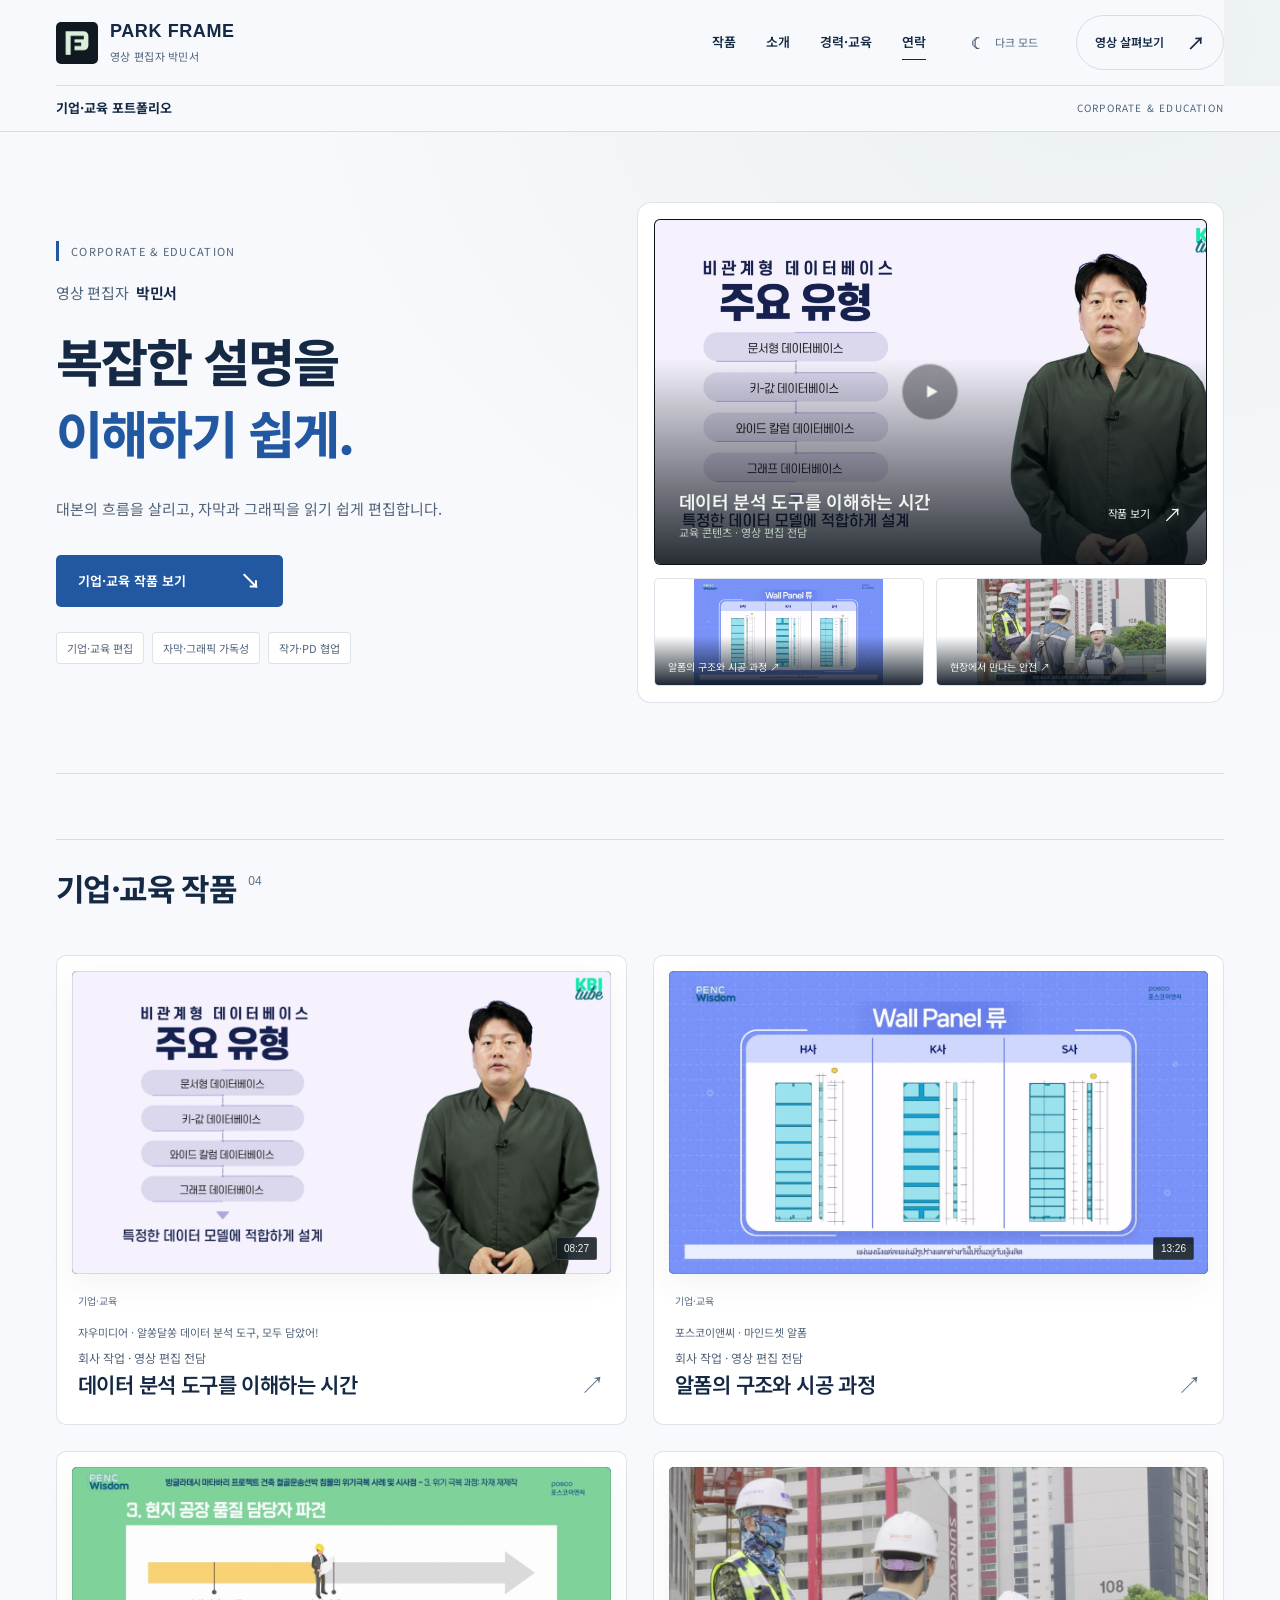
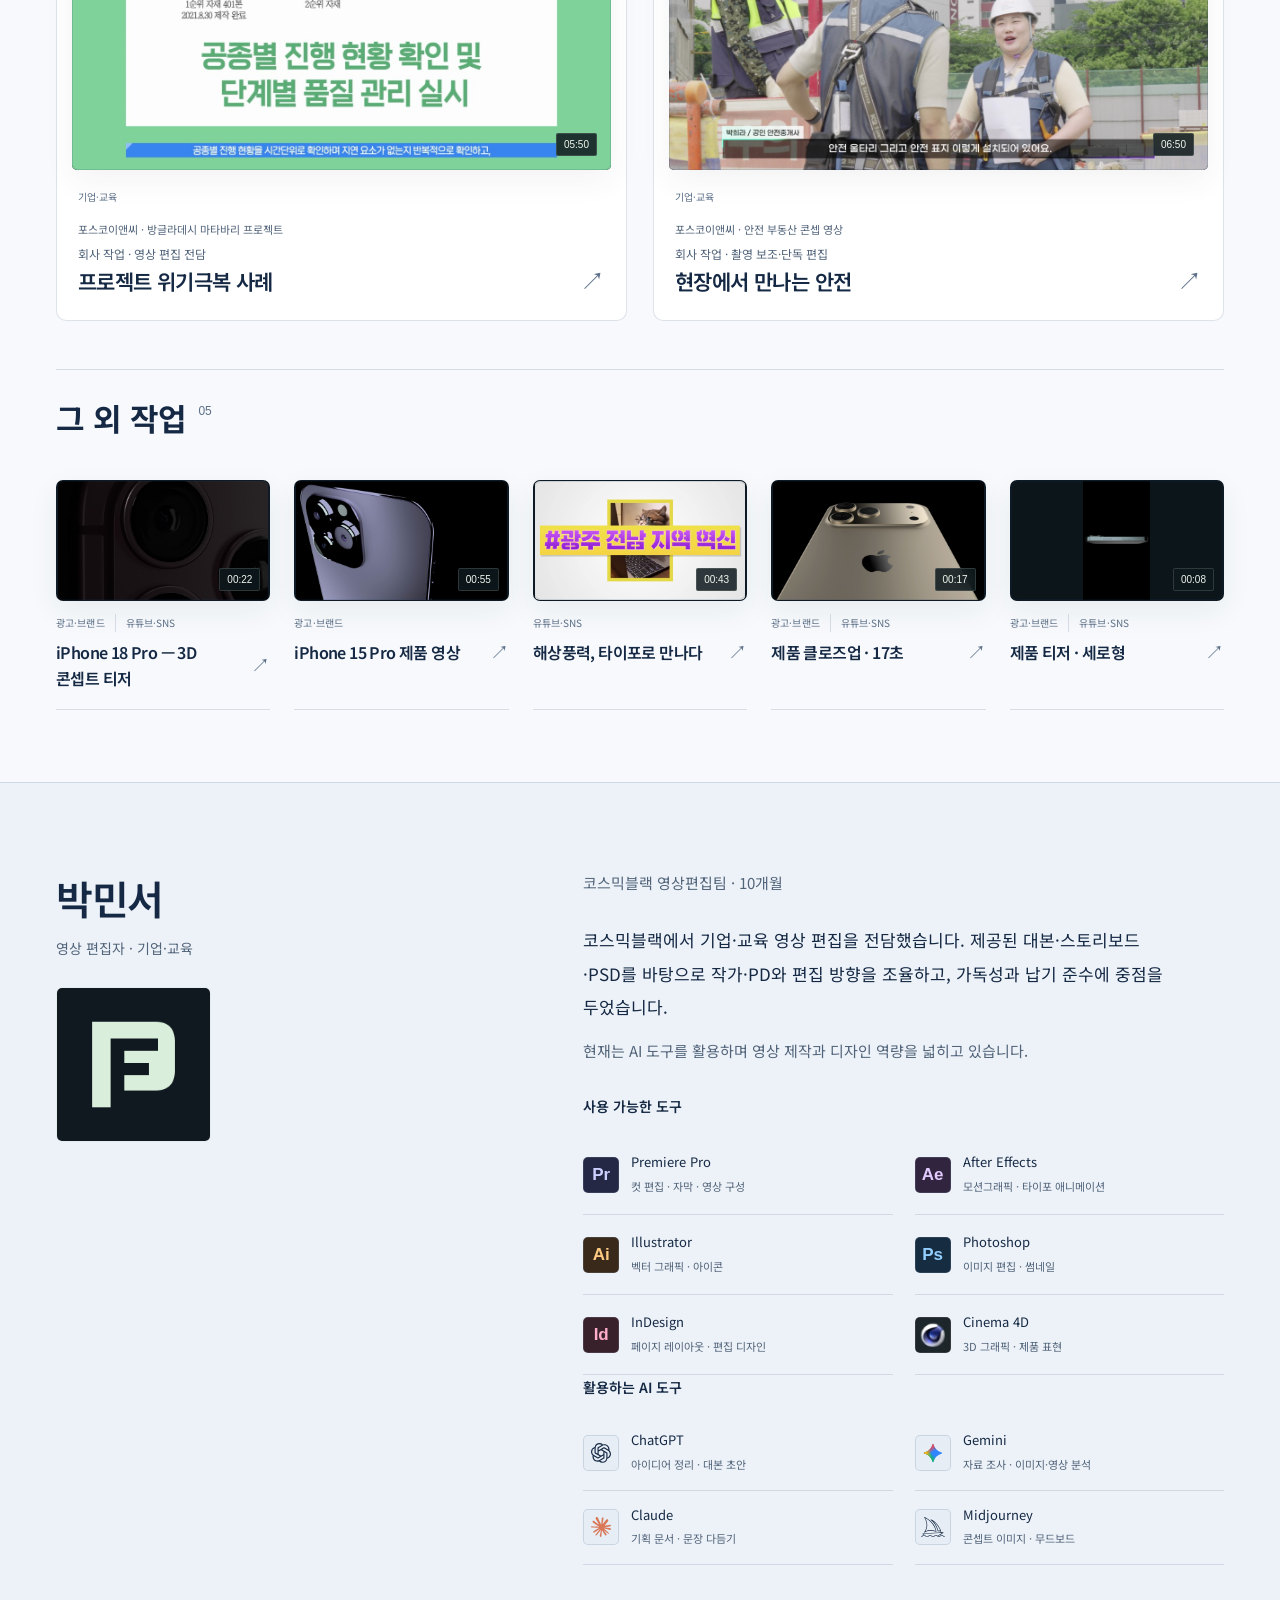
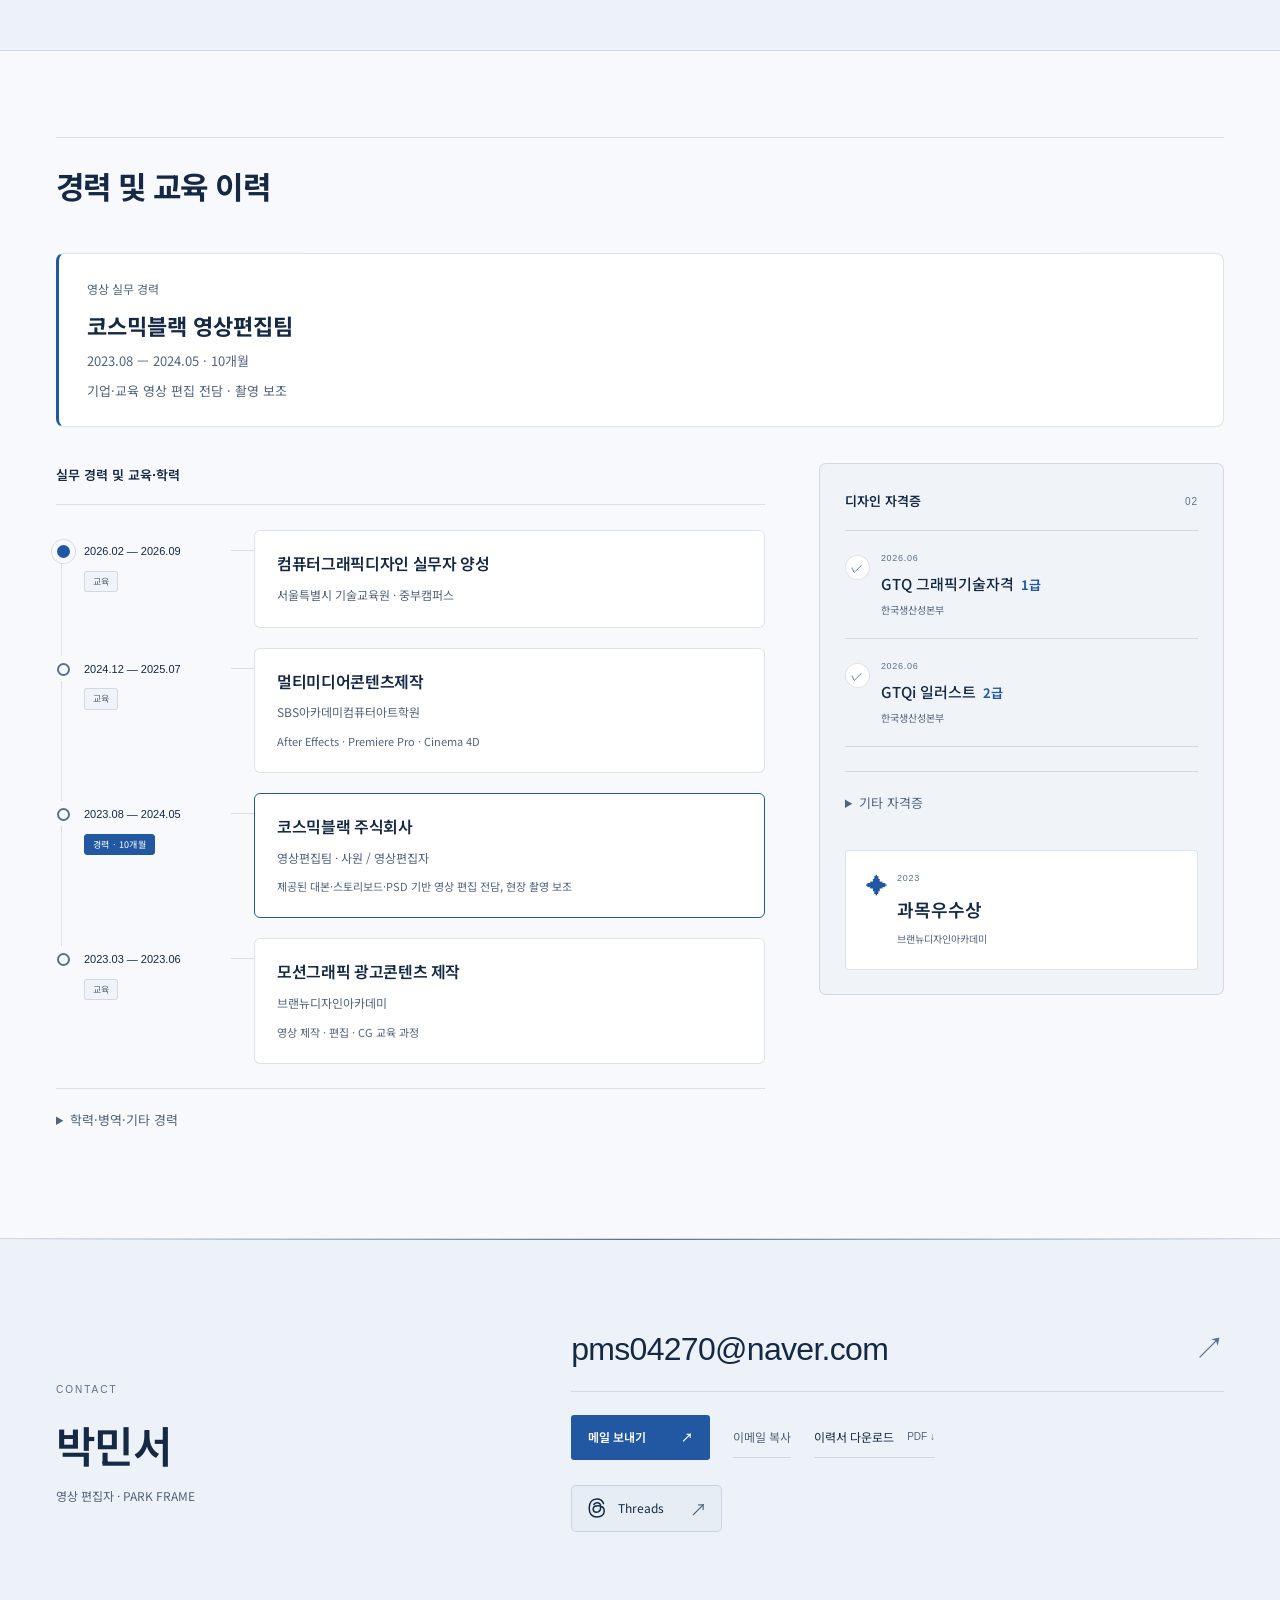
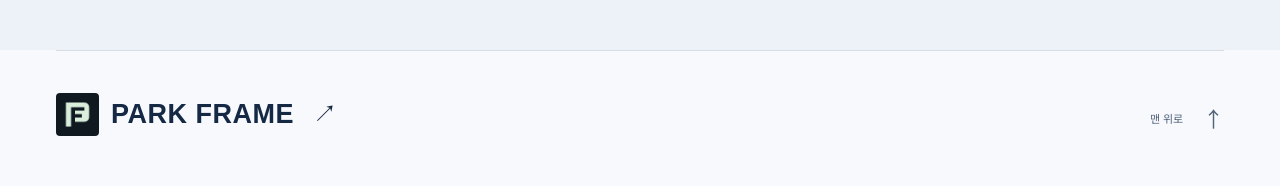
<file: corporate/index.html>
<!doctype html>
<html lang="ko" data-portfolio="corporate">
<head>
  <meta charset="utf-8">
  <meta name="viewport" content="width=device-width,initial-scale=1">
  <meta name="robots" content="noindex,nofollow">
  <meta name="description" content="대본의 흐름을 살리고, 자막과 그래픽을 읽기 쉽게 편집합니다.">
  <meta name="theme-color" content="#0e181e">
  <title>박민서 | 기업·교육 포트폴리오 — PARK FRAME</title>
  <link rel="icon" type="image/png" href="../assets/park-frame-logo.png">
  <script>
(()=>{try{const saved=localStorage.getItem('park-frame-theme');const theme=saved==='light'||saved==='dark'?saved:"light";document.documentElement.dataset.theme=theme;document.documentElement.style.colorScheme=theme;}catch{document.documentElement.dataset.theme='dark';}})();
</script>
  <link rel="stylesheet" href="../style.css">
  <script src="../assets/hls.min.js" defer></script>
  
<link rel="preconnect" href="https://fonts.googleapis.com"><link rel="preconnect" href="https://fonts.gstatic.com" crossorigin><link rel="stylesheet" href="https://fonts.googleapis.com/css2?family=Black+Han+Sans&amp;family=Gowun+Batang:wght@700&amp;family=Noto+Sans+KR:wght@400;500;600;700;800&amp;display=swap"><style>
.edition-bar .shell{display:flex;align-items:center;justify-content:space-between;gap:18px;min-height:54px}.edition-bar strong{font-size:13px}.edition-bar p{margin:0;font-size:10px;letter-spacing:.14em;color:var(--muted)}.edition-bar .filter-row{display:contents}.edition-bar .filter-result{display:none}.edition-eyebrow{font-size:11px;letter-spacing:.16em;color:var(--muted);margin:0 0 18px}.edition-tags{display:flex;flex-wrap:wrap;gap:8px;margin:25px 0 0;padding:0;list-style:none}.edition-tags li{border:1px solid var(--line);border-radius:4px;font-size:11px;padding:5px 10px;color:var(--muted)}.header-cta{white-space:nowrap}
html[data-portfolio="corporate"]{--accent:#b8d8e9;--accent-ink:#19364b}html[data-portfolio="corporate"][data-theme="light"]{--accent:#285b7b;--accent-ink:#fff;--about:#e9eef0;--bg:#f6f7f6;--surface:#edf1f2;--raised:#e2eaed}.edition-corporate .hero{padding-block:64px}.edition-corporate .hero-main{aspect-ratio:16/10}.edition-corporate .hero-strip button{aspect-ratio:2.35}
html[data-portfolio="brand"]{--accent:#d4c9f1;--accent-ink:#302640}html[data-portfolio="brand"][data-theme="light"]{--accent:#61467b;--accent-ink:#fff}.edition-brand .hero{grid-template-columns:.9fr 1.2fr;padding-block:76px}.edition-brand .hero-main{aspect-ratio:16/10}.edition-brand .hero-strip button{aspect-ratio:2.65}.edition-brand .hero-copy h1{font-size:clamp(36px,4vw,62px)}
html[data-portfolio="social"]{--accent:#ffd2b4;--accent-ink:#402b22}html[data-portfolio="social"][data-theme="light"]{--accent:#94451f;--accent-ink:#fff}.edition-social .hero-visual{display:grid;grid-template-columns:minmax(0,1fr) minmax(0,.85fr);align-items:center;gap:18px}.edition-social .hero-main{aspect-ratio:9/16;max-height:590px}.edition-social .hero-image-caption{padding:15px;display:block}.edition-social .film-watch{display:none}.edition-social .hero-strip{display:grid;grid-template-columns:1fr;gap:18px;margin:0}.edition-social .hero-strip button{aspect-ratio:1.15}.edition-social .hero-strip button>span{font-size:11px}.edition-social .hero-copy h1{font-size:clamp(38px,4.3vw,64px)}
@media(max-width:760px){.edition-bar .shell{min-height:48px;gap:10px}.edition-bar strong{font-size:12px}.edition-bar p{font-size:8px;letter-spacing:.05em}.edition-corporate .hero,.edition-brand .hero{grid-template-columns:1fr;padding-block:34px;gap:30px}.edition-brand .hero-copy h1,.edition-social .hero-copy h1{font-size:clamp(33px,8.3vw,52px)}.edition-eyebrow{font-size:9px;margin-bottom:14px;letter-spacing:.1em}.edition-tags{margin-top:20px;gap:6px}.edition-tags li{font-size:10px;padding:4px 8px}.edition-social .hero-visual{gap:12px}.edition-social .hero-main{max-height:470px}.edition-social .hero-strip{gap:12px}.edition-social .hero-main .hero-image-caption #hero-film-title{font-size:13px}.edition-social .hero-main .film-caption-sub{font-size:10px}.edition-social .hero-strip button>span{font-size:10px;padding:9px}.edition-social .hero-image-caption{padding:11px}}

.edition-corporate .works,.edition-brand .works,.edition-social .works{padding-bottom:48px}.other-works{padding-bottom:72px;scroll-margin-top:170px}.other-works .section-heading{border-top:1px solid var(--line);padding-top:30px;margin-bottom:24px}.other-works h2{font-size:24px;letter-spacing:-.6px}.other-grid{display:grid;grid-template-columns:repeat(auto-fit,minmax(180px,1fr));gap:24px}.other-grid .work-card{padding-bottom:18px}.other-grid .card-title-row h3{font-size:17px;letter-spacing:-.3px;line-height:1.6}.other-grid .card-arrow{font-size:19px}.other-grid .card-project-label,.other-grid .card-credit{display:none}.other-grid .card-topline{margin:13px 0 8px}.other-grid .card-tags span{font-size:10px}.other-grid .card-duration{bottom:9px;right:9px}
@media(max-width:760px){.other-works{padding-bottom:44px}.other-works h2{font-size:22px}.other-grid{grid-template-columns:repeat(2,minmax(0,1fr));gap:22px 16px}.other-grid .card-title-row h3{font-size:15px}.other-grid .card-topline{margin-top:10px}.other-grid .card-tags{gap:6px}.other-grid .card-tags span{font-size:10px;letter-spacing:0}.other-grid .card-tags span+span{padding-left:6px}.other-grid .card-duration{font-size:9px;padding:2px 5px}.other-grid .card-watch{font-size:9px;padding:3px 6px;left:7px;bottom:7px}}

/* Discipline-specific art direction, with shared readable body typography. */
html[data-portfolio]{--sans:"Noto Sans KR","Malgun Gothic","Apple SD Gothic Neo",sans-serif}html[data-portfolio] body{font-size:16px;line-height:1.85}html[data-portfolio] .header{height:86px}html[data-portfolio] .audience-selector{top:86px}html[data-portfolio] .brand{font-size:18px}html[data-portfolio] .brand-logo{width:42px;height:42px}html[data-portfolio] .header-cta{border-radius:30px;padding:10px 18px}html[data-portfolio] .edition-bar .shell{min-height:45px}html[data-portfolio] .edition-bar p{letter-spacing:.12em}html[data-portfolio] .hero-description{font-size:15px;line-height:1.9;max-width:470px}html[data-portfolio] .creator-name{font-size:15px}html[data-portfolio] .work-card{transition:transform .25s ease,box-shadow .25s ease}html[data-portfolio] .card-title-row h3{font-size:21px;line-height:1.6;letter-spacing:-.6px}html[data-portfolio] .card-image img{object-fit:contain}html[data-portfolio] .other-grid .card-title-row h3{font-size:16px}html[data-portfolio] .hero-play{background:#0a0e1666;border-color:#ffffff85}html[data-portfolio] .hero-main{transform:none;box-shadow:none}html[data-portfolio] .section-heading h2:after{display:none}html[data-portfolio] .about h2{font-size:40px}html[data-portfolio] .software-list small{line-height:1.8}html[data-portfolio] .hero-main img{object-fit:cover}html[data-portfolio] .hero-strip img{object-fit:contain}html[data-portfolio] .timeline-content{box-shadow:none}
html[data-portfolio="corporate"]{--bg:#101c2c;--ink:#edf3fc;--muted:#acbbd0;--subtle:#9fadc1;--line:#b7cbe329;--surface:#17273b;--raised:#203650;--accent:#a8caff;--accent-ink:#102747;--header:#101c2cf5;--about:#152438;--control:#a8caff0a;--glow:transparent}html[data-portfolio="corporate"][data-theme="light"]{--bg:#f7f9fc;--ink:#152944;--muted:#52647a;--subtle:#5c7089;--line:#203f6725;--surface:#fff;--raised:#e9f0f9;--accent:#2258a1;--accent-ink:#fff;--header:#f7f9fcf5;--about:#edf2f8;--control:#2258a108}.edition-corporate .hero{grid-template-columns:1fr 1.12fr;gap:56px;padding-block:70px}.edition-corporate #hero-title{font-size:clamp(38px,4vw,58px);line-height:1.4;font-weight:750;letter-spacing:-2px}.edition-corporate .edition-eyebrow{border-left:3px solid var(--accent);padding-left:12px;letter-spacing:.12em}.edition-corporate .hero-visual{padding:16px;background:var(--surface);border:1px solid var(--line);border-radius:14px}.edition-corporate .hero-main{aspect-ratio:16/10;border-radius:6px}.edition-corporate .hero-strip button{aspect-ratio:2.5;border-radius:5px}.edition-corporate .edition-tags li{background:var(--surface);border-radius:4px}.edition-corporate .primary-link{border-radius:5px;padding:14px 22px}.edition-corporate .work-grid{gap:26px}.edition-corporate #work-grid .work-card{border:1px solid var(--line);border-radius:10px;background:var(--surface);padding:15px 15px 22px}.edition-corporate #work-grid .card-image{border:0;border-radius:5px}.edition-corporate #work-grid .card-topline,.edition-corporate #work-grid .card-title-row,.edition-corporate #work-grid .card-project-label,.edition-corporate #work-grid .card-credit{margin-left:6px;margin-right:6px}.edition-corporate #work-grid .card-credit{margin-bottom:0}.edition-corporate .section-heading h2{font-size:31px;font-weight:700}.edition-corporate .section-heading{border-top:1px solid var(--line);padding-top:25px}.edition-corporate .timeline-content{border-radius:6px}.edition-corporate .experience-summary{background:var(--surface);border-radius:8px}.edition-corporate .contact-section{border-top:1px solid var(--line)}
html[data-portfolio="brand"]{--bg:#181716;--ink:#f4eee3;--muted:#bfb7aa;--subtle:#b1a89a;--line:#e9dcc129;--surface:#211f1c;--raised:#302b24;--accent:#e9d8b2;--accent-ink:#282116;--header:#181716f5;--about:#211f1c;--control:#e9d8b208;--glow:transparent}html[data-portfolio="brand"][data-theme="light"]{--bg:#f8f4ec;--ink:#29231d;--muted:#6e6254;--subtle:#796b59;--line:#5e49352b;--surface:#efe9dd;--raised:#e6ddcd;--accent:#795a32;--accent-ink:#fff;--header:#f8f4ecf5;--about:#efe9dd;--control:#795a3209}.edition-brand .hero{display:block;padding-block:55px 68px}.edition-brand .hero-copy{display:grid;grid-template-columns:1.2fr .8fr;column-gap:60px;grid-template-areas:"eyebrow intro" "name intro" "title cta" "title tags";align-items:start;padding:0 0 40px}.edition-brand .edition-eyebrow{grid-area:eyebrow;margin-bottom:12px;letter-spacing:.18em}.edition-brand .creator-name{grid-area:name;margin-bottom:20px}.edition-brand #hero-title{grid-area:title;font-family:"Gowun Batang",Georgia,serif;font-weight:700;font-size:clamp(40px,4.9vw,74px);line-height:1.3;letter-spacing:-2.8px;margin-bottom:0}.edition-brand .hero-description{grid-area:intro;padding-top:5px;max-width:370px;margin-bottom:20px}.edition-brand .primary-link{grid-area:cta;justify-self:start;background:transparent;color:var(--ink);border-bottom:1px solid var(--accent);padding:11px 0;border-radius:0;gap:56px}.edition-brand .edition-tags{grid-area:tags;margin-top:25px;gap:12px}.edition-brand .edition-tags li{border:0;padding:0;font-size:10px}.edition-brand .edition-tags li+li{border-left:1px solid var(--line);padding-left:12px}.edition-brand .hero-visual{display:grid;grid-template-columns:1.7fr .65fr;gap:18px}.edition-brand .hero-main{aspect-ratio:16/9;border-radius:0;border:0}.edition-brand .hero-strip{grid-template-columns:1fr;grid-template-rows:1fr 1fr;margin:0;gap:18px}.edition-brand .hero-strip button{aspect-ratio:auto;min-height:0;border:0;border-radius:0;background:#080808}.edition-brand .hero-strip{min-height:0}.edition-brand .hero-strip button img{position:absolute;inset:0}.edition-brand .hero-main img{object-fit:contain}.edition-brand .hero-image-caption{font-size:18px}.edition-brand .section-heading h2,.edition-brand .about h2,.edition-brand .contact-title{font-family:"Gowun Batang",Georgia,serif;font-weight:700;letter-spacing:-1px}.edition-brand #work-grid{column-gap:44px;row-gap:55px}.edition-brand #work-grid .work-card:first-child{grid-column:1/-1}.edition-brand #work-grid .work-card:first-child .card-image{aspect-ratio:2.1}.edition-brand .card-image{border:0;border-radius:0;background:#080808}.edition-brand .card-title-row h3{font-weight:500}.edition-brand .works{border-top:1px solid var(--line);padding-top:45px}.edition-brand .other-works .section-heading{padding-top:35px}.edition-brand .profile-logo{border-radius:0}.edition-brand .timeline-content{border-radius:0;background:transparent}.edition-brand .contact-email{font-weight:400;letter-spacing:-1px}
html[data-portfolio="social"]{--bg:#151719;--ink:#f3f3ee;--muted:#b8bfbe;--subtle:#a9b5b0;--line:#d8e0da2b;--surface:#202427;--raised:#2c3233;--accent:#ffd16a;--accent-ink:#29200d;--header:#151719f5;--about:#202427;--control:#ffd16a09;--glow:transparent}html[data-portfolio="social"][data-theme="light"]{--bg:#f6f5ef;--ink:#212721;--muted:#586359;--subtle:#647164;--line:#263d2b30;--surface:#fff;--raised:#e9ecdf;--accent:#76520d;--accent-ink:#fff;--header:#f6f5eff5;--about:#eceee3;--control:#76520d09}.edition-social .hero{grid-template-columns:1.05fr 1fr;gap:65px;padding-block:55px 65px}.edition-social #hero-title{font-family:"Black Han Sans","Noto Sans KR",sans-serif;font-weight:400;font-size:clamp(40px,4.8vw,70px);line-height:1.22;letter-spacing:-1.9px}.edition-social .edition-eyebrow{display:inline-block;border:1px solid var(--line);border-radius:30px;padding:5px 12px;letter-spacing:.1em;margin-bottom:22px}.edition-social .primary-link{border-radius:30px;padding:14px 24px;font-weight:700}.edition-social .edition-tags li{border:0;border-radius:0;padding:0 0 0 12px;position:relative}.edition-social .edition-tags li:before{content:"";position:absolute;left:0;top:9px;width:4px;height:4px;border-radius:50%;background:var(--accent)}.edition-social .hero-visual{padding:22px;gap:15px;border:1px solid var(--line);border-radius:22px;background:radial-gradient(var(--line) 1px,transparent 1px) 0 0/14px 14px,var(--surface);grid-template-columns:1fr .8fr}.edition-social .hero-main{aspect-ratio:9/16;max-height:510px;border-radius:12px;border-color:#ffffff25}.edition-social .hero-strip{gap:16px}.edition-social .hero-strip button{border-radius:9px;aspect-ratio:1.05}.edition-social .hero-image-caption{padding:14px}.edition-social .section-heading h2{font-family:"Black Han Sans","Noto Sans KR",sans-serif;font-weight:400;font-size:32px;letter-spacing:-.8px}.edition-social #work-grid{grid-template-columns:repeat(3,minmax(0,1fr));gap:25px}.edition-social #work-grid .card-image{aspect-ratio:4/5;border-radius:14px;background:var(--surface)}.edition-social #work-grid .card-title-row h3{font-size:20px;font-weight:700}.edition-social #work-grid .card-credit{font-size:11px}.edition-social .card-duration{border-radius:15px}.edition-social .other-grid .card-image{border-radius:8px}.edition-social .timeline-content{border-radius:12px}.edition-social .experience-summary{border-radius:12px}.edition-social .contact-mail-button{border-radius:30px}
@media(hover:hover){.edition-corporate #work-grid .work-card:hover{transform:translateY(-4px);box-shadow:0 12px 32px var(--shadow)}.edition-social #work-grid .card-button:hover .card-image{border-color:var(--accent)}}
@media(min-width:761px) and (max-width:1100px){.edition-corporate .hero,.edition-social .hero{gap:28px}.edition-corporate #hero-title{font-size:38px}.edition-brand .hero-copy{column-gap:30px;grid-template-columns:1.15fr .85fr}.edition-brand #hero-title{font-size:45px}.edition-social #hero-title{font-size:43px}.edition-social .hero-visual{padding:15px;gap:11px}.edition-social .hero-strip{gap:11px}.edition-social #work-grid{gap:18px}.edition-social #work-grid .card-title-row h3{font-size:18px}}
@media(max-width:760px){html[data-portfolio] .header{height:108px}html[data-portfolio] .audience-selector{top:108px}html[data-portfolio] .edition-bar .shell{min-height:45px}html[data-portfolio] .hero-description{font-size:14px;line-height:1.9}html[data-portfolio] .card-title-row h3{font-size:20px}html[data-portfolio] .other-grid .card-title-row h3{font-size:15px}html[data-portfolio] .about h2{font-size:34px}.edition-corporate .hero,.edition-social .hero{grid-template-columns:1fr;padding-block:36px;gap:30px}.edition-corporate #hero-title{font-size:clamp(32px,8.5vw,48px);letter-spacing:-1.4px}.edition-corporate .hero-visual{padding:10px;border-radius:10px}.edition-corporate #work-grid{grid-template-columns:1fr;gap:22px}.edition-corporate #work-grid .work-card{padding:11px 11px 18px}.edition-corporate .section-heading h2{font-size:28px}.edition-corporate .section-heading{padding-top:20px}.edition-brand .hero{padding-block:36px}.edition-brand .hero-copy{display:block;padding-bottom:28px}.edition-brand #hero-title{font-size:clamp(33px,8.6vw,50px);line-height:1.42;letter-spacing:-1.8px;margin-bottom:22px}.edition-brand .hero-description{max-width:440px;padding-top:0}.edition-brand .primary-link{margin-top:0;padding-block:10px}.edition-brand .edition-tags{margin-top:22px}.edition-brand .hero-visual{display:block}.edition-brand .hero-main{aspect-ratio:4/3}.edition-brand .hero-strip{display:grid;grid-template-columns:1fr 1fr;grid-template-rows:auto;gap:12px;margin-top:12px}.edition-brand .hero-strip button{aspect-ratio:1.65}.edition-brand #work-grid{grid-template-columns:1fr;gap:30px}.edition-brand #work-grid .work-card:first-child .card-image{aspect-ratio:16/9}.edition-brand .works{padding-top:30px}.edition-brand .section-heading h2{font-size:29px}.edition-social #hero-title{font-size:clamp(35px,9.1vw,52px);line-height:1.28;letter-spacing:-1.2px}.edition-social .hero-visual{padding:16px;gap:12px;border-radius:16px}.edition-social .hero-main{max-height:440px}.edition-social .hero-strip{gap:12px}.edition-social #work-grid{grid-template-columns:1fr;gap:30px}.edition-social #work-grid .card-image{aspect-ratio:16/10}.edition-social #work-grid .card-image.portrait{aspect-ratio:4/5;max-height:440px}.edition-social .section-heading h2{font-size:28px}.edition-social .other-works h2{font-size:23px}}
@media(prefers-reduced-motion:reduce){html[data-portfolio] .work-card{transition:none}.edition-corporate #work-grid .work-card:hover{transform:none}}
</style></head>
<body class="edition-corporate">
  <div class="ambient-background" aria-hidden="true"><div class="ambient-glow glow-one"></div><div class="ambient-glow glow-two"></div><div class="background-grid"></div></div>
  <div class="page-progress" aria-hidden="true"></div>
  <a class="skip" href="#works">작품 목록으로 건너뛰기</a>
  <header class="header shell">
    <a class="brand" href="#top" aria-label="박민서 PARK FRAME 처음으로"><img class="brand-logo" src="../assets/park-frame-logo.png" alt="PARK FRAME 로고"><span>PARK FRAME<span class="brand-caption">영상 편집자 박민서</span></span></a>
    <nav aria-label="주 메뉴"><a href="#works">작품</a><a href="#about">소개</a><a href="#journey">경력·교육</a><a class="contact-nav" href="#contact">연락</a></nav>
    <button class="theme-toggle" id="theme-toggle" type="button" aria-label="라이트 모드로 전환" aria-pressed="false"><span class="theme-icon" aria-hidden="true">☀</span><span class="theme-label">라이트 모드</span></button>
    <a class="header-cta" href="#works">영상 살펴보기 <span aria-hidden="true">↗</span></a>
  </header>
  <main id="top">
<div class="audience-selector edition-bar"><div class="shell"><div class="filter-row"><strong>기업·교육 포트폴리오</strong><p>CORPORATE & EDUCATION</p><span class="filter-result" id="filter-result" aria-live="polite" hidden></span></div></div></div>
    <section class="hero shell" aria-labelledby="hero-title">
      <div class="hero-copy">
        <p class="edition-eyebrow">CORPORATE & EDUCATION</p><p class="creator-name">영상 편집자 <strong>박민서</strong></p>
        <h1 id="hero-title">복잡한 설명을<br><span class="accent">이해하기 쉽게.</span></h1>
        <p class="hero-description">대본의 흐름을 살리고, 자막과 그래픽을 읽기 쉽게 편집합니다.</p>
        <a class="primary-link" href="#works">기업·교육 작품 보기 <span aria-hidden="true">↘</span></a><ul class="edition-tags"><li>기업·교육 편집</li><li>자막·그래픽 가독성</li><li>작가·PD 협업</li></ul>
      </div>
      <div class="hero-visual">
        <button class="hero-main open-work" data-work="2" aria-label="데이터 분석 도구를 이해하는 시간 영상 열기">
          <img src="../assets/work-2.jpg" alt="데이터 분석 도구를 이해하는 시간 영상의 대표 장면" fetchpriority="high">
          <span class="image-corner tl"></span><span class="image-corner tr"></span><span class="image-corner bl"></span><span class="image-corner br"></span>
          <span class="hero-play" aria-hidden="true">▶</span>
          <span class="hero-image-caption"><span><span id="hero-film-title">데이터 분석 도구를 이해하는 시간</span><span class="film-caption-sub" id="hero-film-subtitle">교육 콘텐츠 · 영상 편집 전담</span></span><span class="film-watch">작품 보기 <span aria-hidden="true">↗</span></span></span>
        </button>
        <div class="hero-strip">
          <button class="open-work" data-work="4" aria-label="iPhone 15 Pro 제품 영상 열기"><img src="../assets/work-4.jpg" alt="iPhone 15 Pro 제품 영상의 대표 장면"><span>iPhone 15 Pro 제품 영상 <span aria-hidden="true">↗</span></span></button>
          <button class="open-work" data-work="2" aria-label="데이터 분석 도구 교육 영상 열기"><img src="../assets/work-2.jpg" alt="강사 옆에 데이터베이스의 주요 유형을 설명하는 그래픽"><span>이해를 돕는 그래픽 <span aria-hidden="true">↗</span></span></button>
        </div>
      </div>
    </section>
    <section id="works" class="works shell" aria-labelledby="works-title">
      <div class="section-heading"><div><h2 id="works-title">작품<span class="heading-count">04</span></h2></div></div>

      <div class="work-grid" id="work-grid"></div>
      <noscript><p>작품 목록과 재생 기능을 이용하려면 브라우저에서 JavaScript를 켜주세요.</p></noscript>
    </section>
    <section id="other-works" class="other-works shell" aria-labelledby="other-title"><div class="section-heading"><h2 id="other-title">그 외 작업<span class="heading-count">05</span></h2></div><div class="other-grid" id="other-grid"></div></section><section class="about" id="about" aria-labelledby="about-title"><div class="shell about-layout"><div><h2 id="about-title">박민서<span class="profile-role">영상 편집자 · 기업·교육</span></h2><img class="profile-logo" src="../assets/park-frame-logo.png" alt="PARK FRAME 브랜드 로고"></div><div class="about-right"><p class="experience-label">코스믹블랙 영상편집팀 · 10개월</p><p class="profile-introduction">코스믹블랙에서 기업·교육 영상 편집을 전담했습니다. 제공된 대본·스토리보드·PSD를 바탕으로 작가·PD와 편집 방향을 조율하고, 가독성과 납기 준수에 중점을 두었습니다.</p><p class="profile-development">현재는 AI 도구를 활용하며 영상 제작과 디자인 역량을 넓히고 있습니다.</p><div class="about-tool-row"><span>사용 가능한 도구</span></div><ul class="software-list" aria-label="사용 가능한 소프트웨어"><li><span class="software-icon pr" aria-hidden="true">Pr</span><span>Premiere Pro<small>컷 편집 · 자막 · 영상 구성</small></span></li><li><span class="software-icon ae" aria-hidden="true">Ae</span><span>After Effects<small>모션그래픽 · 타이포 애니메이션</small></span></li><li><span class="software-icon ai" aria-hidden="true">Ai</span><span>Illustrator<small>벡터 그래픽 · 아이콘</small></span></li><li><span class="software-icon ps" aria-hidden="true">Ps</span><span>Photoshop<small>이미지 편집 · 썸네일</small></span></li><li><span class="software-icon id" aria-hidden="true">Id</span><span>InDesign<small>페이지 레이아웃 · 편집 디자인</small></span></li><li><span class="software-icon c4d supplied-logo" aria-hidden="true"><img src="../assets/cinema-4d-logo.png" alt=""></span><span>Cinema 4D<small>3D 그래픽 · 제품 표현</small></span></li></ul><div class="about-tool-row"><span>활용하는 AI 도구</span></div><ul class="software-list ai-tools" aria-label="활용하는 AI 도구"><li><span class="software-icon ai-tool-logo openai" aria-hidden="true"><svg aria-hidden="true" focusable="false" fill="currentColor" fill-rule="evenodd" height="1em" style="flex:none;line-height:1" viewBox="0 0 24 24" width="1em" xmlns="http://www.w3.org/2000/svg"><path d="M9.205 8.658v-2.26c0-.19.072-.333.238-.428l4.543-2.616c.619-.357 1.356-.523 2.117-.523 2.854 0 4.662 2.212 4.662 4.566 0 .167 0 .357-.024.547l-4.71-2.759a.797.797 0 00-.856 0l-5.97 3.473zm10.609 8.8V12.06c0-.333-.143-.57-.429-.737l-5.97-3.473 1.95-1.118a.433.433 0 01.476 0l4.543 2.617c1.309.76 2.189 2.378 2.189 3.948 0 1.808-1.07 3.473-2.76 4.163zM7.802 12.703l-1.95-1.142c-.167-.095-.239-.238-.239-.428V5.899c0-2.545 1.95-4.472 4.591-4.472 1 0 1.927.333 2.712.928L8.23 5.067c-.285.166-.428.404-.428.737v6.898zM12 15.128l-2.795-1.57v-3.33L12 8.658l2.795 1.57v3.33L12 15.128zm1.796 7.23c-1 0-1.927-.332-2.712-.927l4.686-2.712c.285-.166.428-.404.428-.737v-6.898l1.974 1.142c.167.095.238.238.238.428v5.233c0 2.545-1.974 4.472-4.614 4.472zm-5.637-5.303l-4.544-2.617c-1.308-.761-2.188-2.378-2.188-3.948A4.482 4.482 0 014.21 6.327v5.423c0 .333.143.571.428.738l5.947 3.449-1.95 1.118a.432.432 0 01-.476 0zm-.262 3.9c-2.688 0-4.662-2.021-4.662-4.519 0-.19.024-.38.047-.57l4.686 2.71c.286.167.571.167.856 0l5.97-3.448v2.26c0 .19-.07.333-.237.428l-4.543 2.616c-.619.357-1.356.523-2.117.523zm5.899 2.83a5.947 5.947 0 005.827-4.756C22.287 18.339 24 15.84 24 13.296c0-1.665-.713-3.282-1.998-4.448.119-.5.19-.999.19-1.498 0-3.401-2.759-5.947-5.946-5.947-.642 0-1.26.095-1.88.31A5.962 5.962 0 0010.205 0a5.947 5.947 0 00-5.827 4.757C1.713 5.447 0 7.945 0 10.49c0 1.666.713 3.283 1.998 4.448-.119.5-.19 1-.19 1.499 0 3.401 2.759 5.946 5.946 5.946.642 0 1.26-.095 1.88-.309a5.96 5.96 0 004.162 1.713z"></path></svg></span><span>ChatGPT<small>아이디어 정리 · 대본 초안</small></span></li><li><span class="software-icon ai-tool-logo gemini-color" aria-hidden="true"><svg aria-hidden="true" focusable="false" height="1em" style="flex:none;line-height:1" viewBox="0 0 24 24" width="1em" xmlns="http://www.w3.org/2000/svg"><path d="M20.616 10.835a14.147 14.147 0 01-4.45-3.001 14.111 14.111 0 01-3.678-6.452.503.503 0 00-.975 0 14.134 14.134 0 01-3.679 6.452 14.155 14.155 0 01-4.45 3.001c-.65.28-1.318.505-2.002.678a.502.502 0 000 .975c.684.172 1.35.397 2.002.677a14.147 14.147 0 014.45 3.001 14.112 14.112 0 013.679 6.453.502.502 0 00.975 0c.172-.685.397-1.351.677-2.003a14.145 14.145 0 013.001-4.45 14.113 14.113 0 016.453-3.678.503.503 0 000-.975 13.245 13.245 0 01-2.003-.678z" fill="#3186FF"></path><path d="M20.616 10.835a14.147 14.147 0 01-4.45-3.001 14.111 14.111 0 01-3.678-6.452.503.503 0 00-.975 0 14.134 14.134 0 01-3.679 6.452 14.155 14.155 0 01-4.45 3.001c-.65.28-1.318.505-2.002.678a.502.502 0 000 .975c.684.172 1.35.397 2.002.677a14.147 14.147 0 014.45 3.001 14.112 14.112 0 013.679 6.453.502.502 0 00.975 0c.172-.685.397-1.351.677-2.003a14.145 14.145 0 013.001-4.45 14.113 14.113 0 016.453-3.678.503.503 0 000-.975 13.245 13.245 0 01-2.003-.678z" fill="url(#lobe-icons-gemini-0-_R_0_)"></path><path d="M20.616 10.835a14.147 14.147 0 01-4.45-3.001 14.111 14.111 0 01-3.678-6.452.503.503 0 00-.975 0 14.134 14.134 0 01-3.679 6.452 14.155 14.155 0 01-4.45 3.001c-.65.28-1.318.505-2.002.678a.502.502 0 000 .975c.684.172 1.35.397 2.002.677a14.147 14.147 0 014.45 3.001 14.112 14.112 0 013.679 6.453.502.502 0 00.975 0c.172-.685.397-1.351.677-2.003a14.145 14.145 0 013.001-4.45 14.113 14.113 0 016.453-3.678.503.503 0 000-.975 13.245 13.245 0 01-2.003-.678z" fill="url(#lobe-icons-gemini-1-_R_0_)"></path><path d="M20.616 10.835a14.147 14.147 0 01-4.45-3.001 14.111 14.111 0 01-3.678-6.452.503.503 0 00-.975 0 14.134 14.134 0 01-3.679 6.452 14.155 14.155 0 01-4.45 3.001c-.65.28-1.318.505-2.002.678a.502.502 0 000 .975c.684.172 1.35.397 2.002.677a14.147 14.147 0 014.45 3.001 14.112 14.112 0 013.679 6.453.502.502 0 00.975 0c.172-.685.397-1.351.677-2.003a14.145 14.145 0 013.001-4.45 14.113 14.113 0 016.453-3.678.503.503 0 000-.975 13.245 13.245 0 01-2.003-.678z" fill="url(#lobe-icons-gemini-2-_R_0_)"></path><defs><linearGradient gradientUnits="userSpaceOnUse" id="lobe-icons-gemini-0-_R_0_" x1="7" x2="11" y1="15.5" y2="12"><stop stop-color="#08B962"></stop><stop offset="1" stop-color="#08B962" stop-opacity="0"></stop></linearGradient><linearGradient gradientUnits="userSpaceOnUse" id="lobe-icons-gemini-1-_R_0_" x1="8" x2="11.5" y1="5.5" y2="11"><stop stop-color="#F94543"></stop><stop offset="1" stop-color="#F94543" stop-opacity="0"></stop></linearGradient><linearGradient gradientUnits="userSpaceOnUse" id="lobe-icons-gemini-2-_R_0_" x1="3.5" x2="17.5" y1="13.5" y2="12"><stop stop-color="#FABC12"></stop><stop offset=".46" stop-color="#FABC12" stop-opacity="0"></stop></linearGradient></defs></svg></span><span>Gemini<small>자료 조사 · 이미지·영상 분석</small></span></li><li><span class="software-icon ai-tool-logo claude-color" aria-hidden="true"><svg aria-hidden="true" focusable="false" height="1em" style="flex:none;line-height:1" viewBox="0 0 24 24" width="1em" xmlns="http://www.w3.org/2000/svg"><path d="M4.709 15.955l4.72-2.647.08-.23-.08-.128H9.2l-.79-.048-2.698-.073-2.339-.097-2.266-.122-.571-.121L0 11.784l.055-.352.48-.321.686.06 1.52.103 2.278.158 1.652.097 2.449.255h.389l.055-.157-.134-.098-.103-.097-2.358-1.596-2.552-1.688-1.336-.972-.724-.491-.364-.462-.158-1.008.656-.722.881.06.225.061.893.686 1.908 1.476 2.491 1.833.365.304.145-.103.019-.073-.164-.274-1.355-2.446-1.446-2.49-.644-1.032-.17-.619a2.97 2.97 0 01-.104-.729L6.283.134 6.696 0l.996.134.42.364.62 1.414 1.002 2.229 1.555 3.03.456.898.243.832.091.255h.158V9.01l.128-1.706.237-2.095.23-2.695.08-.76.376-.91.747-.492.584.28.48.685-.067.444-.286 1.851-.559 2.903-.364 1.942h.212l.243-.242.985-1.306 1.652-2.064.73-.82.85-.904.547-.431h1.033l.76 1.129-.34 1.166-1.064 1.347-.881 1.142-1.264 1.7-.79 1.36.073.11.188-.02 2.856-.606 1.543-.28 1.841-.315.833.388.091.395-.328.807-1.969.486-2.309.462-3.439.813-.042.03.049.061 1.549.146.662.036h1.622l3.02.225.79.522.474.638-.079.485-1.215.62-1.64-.389-3.829-.91-1.312-.329h-.182v.11l1.093 1.068 2.006 1.81 2.509 2.33.127.578-.322.455-.34-.049-2.205-1.657-.851-.747-1.926-1.62h-.128v.17l.444.649 2.345 3.521.122 1.08-.17.353-.608.213-.668-.122-1.374-1.925-1.415-2.167-1.143-1.943-.14.08-.674 7.254-.316.37-.729.28-.607-.461-.322-.747.322-1.476.389-1.924.315-1.53.286-1.9.17-.632-.012-.042-.14.018-1.434 1.967-2.18 2.945-1.726 1.845-.414.164-.717-.37.067-.662.401-.589 2.388-3.036 1.44-1.882.93-1.086-.006-.158h-.055L4.132 18.56l-1.13.146-.487-.456.061-.746.231-.243 1.908-1.312-.006.006z" fill="#D97757" fill-rule="nonzero"></path></svg></span><span>Claude<small>기획 문서 · 문장 다듬기</small></span></li><li><span class="software-icon ai-tool-logo midjourney" aria-hidden="true"><svg aria-hidden="true" focusable="false" fill="currentColor" fill-rule="evenodd" height="1em" style="flex:none;line-height:1" viewBox="0 0 24 24" width="1em" xmlns="http://www.w3.org/2000/svg"><path d="M22.369 17.676c-1.387 1.259-3.17 2.378-5.332 3.417.044.03.086.057.13.083l.018.01.019.012c.216.123.42.184.641.184.222 0 .426-.061.642-.184l.018-.011.019-.011c.14-.084.266-.178.492-.366l.178-.148c.279-.232.426-.342.625-.456.304-.174.612-.266.949-.266.337 0 .645.092.949.266l.023.014c.188.109.334.219.602.442l.178.148c.221.184.346.278.483.36l.028.017.018.01c.21.12.407.181.62.185h.022a.31.31 0 110 .618c-.337 0-.645-.092-.95-.266a3.137 3.137 0 01-.09-.054l-.022-.014-.022-.013-.02-.014a5.356 5.356 0 01-.49-.377l-.159-.132a3.836 3.836 0 00-.483-.36l-.027-.017-.019-.01a1.256 1.256 0 00-.641-.185c-.222 0-.426.061-.641.184l-.02.011-.018.011c-.14.084-.266.178-.492.366l-.158.132a5.125 5.125 0 01-.51.39l-.022.014-.022.014-.09.054a1.868 1.868 0 01-.95.266c-.337 0-.644-.092-.949-.266a3.137 3.137 0 01-.09-.054l-.022-.014-.022-.013-.026-.017a4.881 4.881 0 01-.425-.325.308.308 0 01-.12-.1l-.098-.081a3.836 3.836 0 00-.483-.36l-.027-.017-.019-.01a1.256 1.256 0 00-.641-.185c-.222 0-.426.061-.642.184l-.018.011-.019.011c-.14.084-.266.178-.492.366l-.158.132a5.125 5.125 0 01-.51.39l-.023.014-.022.014-.09.054A1.868 1.868 0 0112 22c-.337 0-.645-.092-.949-.266a3.137 3.137 0 01-.09-.054l-.022-.014-.022-.013-.021-.014a5.356 5.356 0 01-.49-.377l-.158-.132a3.836 3.836 0 00-.483-.36l-.028-.017-.018-.01a1.256 1.256 0 00-.642-.185c-.221 0-.425.061-.641.184l-.019.011-.018.011c-.141.084-.266.178-.492.366l-.158.132a5.125 5.125 0 01-.511.39l-.022.014-.022.014-.09.054a1.868 1.868 0 01-.986.264c-.746-.09-1.319-.38-1.89-.866l-.035-.03c-.047-.041-.118-.106-.192-.174l-.196-.181-.107-.1-.011-.01a1.531 1.531 0 00-.336-.253.313.313 0 00-.095-.03h-.005c-.119.022-.238.059-.361.11a.308.308 0 01-.077.061l-.008.005a.309.309 0 01-.126.034 5.66 5.66 0 00-.774.518l-.416.324-.055.043a6.542 6.542 0 01-.324.236c-.305.207-.552.315-.8.315a.31.31 0 01-.01-.618h.01c.09 0 .235-.062.438-.198l.04-.027c.077-.054.163-.117.27-.199l.385-.301.06-.047c.268-.206.506-.373.73-.505l-.633-1.21a.309.309 0 01.254-.451l20.287-1.305a.309.309 0 01.228.537zm-1.118.14L2.369 19.03l.423.809c.128-.045.256-.078.388-.1a.31.31 0 01.052-.005c.132 0 .26.032.386.093.153.073.294.179.483.35l.016.015.092.086.144.134.097.089c.065.06.125.114.16.144.485.418.948.658 1.554.736h.011a1.25 1.25 0 00.6-.172l.021-.011.019-.011.018-.011c.141-.084.266-.178.492-.366l.178-.148c.279-.232.426-.342.625-.456.305-.174.612-.266.95-.266.336 0 .644.092.948.266l.023.014c.188.109.335.219.603.442l.177.148c.222.184.346.278.484.36l.027.017.019.01c.215.124.42.185.641.185.222 0 .426-.061.641-.184l.019-.011.018-.011c.141-.084.267-.178.493-.366l.177-.148c.28-.232.427-.342.626-.456.304-.174.612-.266.949-.266.337 0 .644.092.949.266l.025.015c.187.109.334.22.603.443 1.867-.878 3.448-1.811 4.73-2.832l.02-.016zM3.653 2.026C6.073 3.06 8.69 4.941 10.8 7.258c2.46 2.7 4.109 5.828 4.637 9.149a.31.31 0 01-.421.335c-2.348-.945-4.54-1.258-6.59-1.02-1.739.2-3.337.792-4.816 1.703-.294.182-.62-.182-.405-.454 1.856-2.355 2.581-4.99 2.343-7.794-.195-2.292-1.031-4.61-2.284-6.709a.31.31 0 01.388-.442zM10.04 4.45c1.778.543 3.892 2.102 5.782 4.243 1.984 2.248 3.552 4.934 4.347 7.582a.31.31 0 01-.401.38l-.022-.01-.386-.154a10.594 10.594 0 00-.291-.112l-.016-.006c-.68-.247-1.199-.291-1.944-.101a.31.31 0 01-.375-.218C15.378 11.123 13.073 7.276 9.775 5c-.291-.201-.072-.653.266-.55zM4.273 2.996l.008.015c1.028 1.94 1.708 4.031 1.885 6.113.213 2.513-.31 4.906-1.673 7.092l-.02.031.003-.001c1.198-.581 2.47-.969 3.825-1.132l.055-.006c1.981-.23 4.083.029 6.309.837l.066.025-.007-.039c-.593-2.95-2.108-5.737-4.31-8.179l-.07-.078c-1.785-1.96-3.944-3.6-6.014-4.65l-.057-.028zm7.92 3.238l.048.048c2.237 2.295 3.885 5.431 4.974 9.191l.038.132.022-.004c.71-.133 1.284-.063 1.963.18l.027.01.066.024.046.018-.025-.073c-.811-2.307-2.208-4.62-3.936-6.594l-.058-.065c-1.02-1.155-2.103-2.132-3.15-2.856l-.015-.011z"></path></svg></span><span>Midjourney<small>콘셉트 이미지 · 무드보드</small></span></li></ul></div></div></section>

    <section id="journey" class="journey shell" aria-labelledby="journey-title">
      <div class="section-heading"><div><h2 id="journey-title">경력 및 교육 이력</h2></div></div>
<div class="experience-summary"><span>영상 실무 경력</span><strong>코스믹블랙 영상편집팀</strong><p>2023.08 — 2024.05 · 10개월</p><p>기업·교육 영상 편집 전담 · 촬영 보조</p></div>
      <div class="journey-layout">
        <div class="timeline-column"><h3 class="journey-group-title">실무 경력 및 교육·학력</h3>
          <ol class="career-timeline">
            <li><div class="timeline-date">2026.02 — 2026.09<span class="journey-tag">교육</span></div><div class="timeline-content"><h4>컴퓨터그래픽디자인 실무자 양성</h4><p class="timeline-organization">서울특별시 기술교육원 · 중부캠퍼스</p></div></li>
            <li><div class="timeline-date">2024.12 — 2025.07<span class="journey-tag">교육</span></div><div class="timeline-content"><h4>멀티미디어콘텐츠제작</h4><p class="timeline-organization">SBS아카데미컴퓨터아트학원</p><p>After Effects · Premiere Pro · Cinema 4D</p></div></li>

            <li class="career-featured"><div class="timeline-date">2023.08 — 2024.05<span class="journey-tag work-tag">경력 · 10개월</span></div><div class="timeline-content"><h4>코스믹블랙 주식회사</h4><p class="timeline-organization">영상편집팀 · 사원 / 영상편집자</p><p>제공된 대본·스토리보드·PSD 기반 영상 편집 전담, 현장 촬영 보조</p></div></li>
            <li><div class="timeline-date">2023.03 — 2023.06<span class="journey-tag">교육</span></div><div class="timeline-content"><h4>모션그래픽 광고콘텐츠 제작</h4><p class="timeline-organization">브랜뉴디자인아카데미</p><p>영상 제작 · 편집 · CG 교육 과정</p></div></li>
          </ol>
<details class="secondary-history"><summary>학력·병역·기타 경력</summary><ol class="career-timeline secondary-timeline"><li><div class="timeline-date">2021.01 — 2022.07<span class="journey-tag">병역</span></div><div class="timeline-content"><h4>육군 병장 전역</h4></div></li><li><div class="timeline-date">2020<span class="journey-tag">학력</span></div><div class="timeline-content"><h4>용산공업고등학교 졸업</h4></div></li><li><div class="timeline-date">2018.02 — 2020.02<span class="journey-tag work-tag">경력</span></div><div class="timeline-content"><h4>하이버스</h4><p class="timeline-organization">품질관리팀 · 사원</p><p>검증 업무</p></div></li></ol></details>
        </div>
        <aside class="credentials" aria-label="자격증과 수상">
          <h3 class="journey-group-title">디자인 자격증 <span>02</span></h3>
          <ul class="credential-list">
            <li><span class="credential-date">2026.06</span><h4>GTQ 그래픽기술자격 <strong>1급</strong></h4><p>한국생산성본부</p></li>
            <li><span class="credential-date">2026.06</span><h4>GTQi 일러스트 <strong>2급</strong></h4><p>한국생산성본부</p></li>
</ul>
          <details class="secondary-history"><summary>기타 자격증</summary><ul class="credential-list">            <li><span class="credential-date">2022.10</span><h4>2종보통운전면허</h4><p>경찰청 · 운전면허시험관리단</p></li>
            <li><span class="credential-date">2019.07</span><h4>전자기능사</h4><p>한국산업인력공단</p></li>
          </ul></details><div class="award-card"><p class="award-year">2023</p><h4>과목우수상</h4><p>브랜뉴디자인아카데미</p></div>
        </aside>
      </div>
    </section>

    <section id="contact" class="contact-section" aria-labelledby="contact-title"><div class="shell contact-layout"><div><p class="contact-label">CONTACT</p><h2 id="contact-title">박민서</h2><p class="contact-role">영상 편집자 · PARK FRAME</p></div><div class="contact-details"><a class="contact-email" id="contact-email" href="mailto:pms04270@naver.com">pms04270@naver.com<span aria-hidden="true">↗</span></a><div class="contact-actions"><a class="contact-mail-button" href="mailto:pms04270@naver.com">메일 보내기 <span aria-hidden="true">↗</span></a><button type="button" id="copy-email">이메일 복사</button><a class="resume-download" href="../assets/park-minseo-resume.pdf" download="박민서_이력서.pdf">이력서 다운로드 <span>PDF ↓</span></a></div><a class="threads-link" href="https://www.threads.com/@pms__0427__?hl=ko" target="_blank" rel="noopener noreferrer" aria-label="박민서 Threads 프로필 새 탭에서 열기"><svg viewBox="0 0 24 24" width="22" height="22" fill="none" aria-hidden="true"><path d="M19.1 7.2C18 3.9 15.6 2.2 12 2.2c-5.5 0-8.5 3.6-8.5 9.8s3 9.8 8.5 9.8c4.6 0 7.9-2.6 7.9-6.4 0-3.7-3-5.8-7-5.8-3 0-5.1 1.6-5.1 3.8 0 2 1.5 3.2 3.6 3.2 3.2 0 4.6-2.2 4.6-5.7 0-3-1.3-4.6-3.8-4.6-1.5 0-2.8.7-3.6 1.9" stroke="currentColor" stroke-width="1.65" stroke-linecap="round" stroke-linejoin="round"/></svg><span>Threads</span><span class="social-arrow" aria-hidden="true">↗</span></a><p id="contact-status" class="contact-status" role="status" aria-live="polite"></p></div></div></section>
  </main>
  <footer class="shell footer"><div><a class="footer-brand" href="#top"><img class="footer-logo" src="../assets/park-frame-logo.png" alt="PARK FRAME 로고">PARK FRAME<span aria-hidden="true">↗</span></a></div><a href="#top" class="back-top">맨 위로 <span aria-hidden="true">↑</span></a></footer>
  <dialog id="work-dialog" aria-labelledby="dialog-title">
    <div class="dialog-toolbar"><span>작품 상세</span><button class="dialog-close" aria-label="작품 닫기">닫기 <span aria-hidden="true">✕</span></button></div>
    <div id="scene-shortcuts" class="scene-shortcuts" aria-label="대표 장면 바로가기" hidden></div>
    <div class="player-wrap"><video id="player" controls playsinline preload="none" controlslist="nodownload"></video></div>
    <div class="dialog-body"><div class="dialog-categories" id="dialog-categories"></div><h2 id="dialog-title"></h2><p class="dialog-subtitle" id="dialog-subtitle"></p><p class="dialog-description" id="dialog-description"></p><dl class="project-info" id="project-info"></dl><p class="video-status" id="video-status" role="status"></p><div class="dialog-navigation"><button id="previous-work">← 이전 작품</button><span id="dialog-position"></span><button id="next-work">다음 작품 →</button></div></div>
  </dialog>
<script>
'use strict';
const edition="corporate";
const categories={corporate:'기업·교육',brand:'광고·브랜드',social:'유튜브·SNS'};
const works=[
 {"id": 9, "title": "iPhone 18 Pro — 3D 콘셉트 티저", "subtitle": "AI 협업 · 21.6초 세로형 티저", "categories": ["brand", "social"], "duration": "00:22", "format": "세로형 · 1080 × 1920 · 30fps · 21.6초", "portrait": true, "summary": "반사광과 제품 디테일로 전개하는 21.6초 콘셉트 티저.", "description": "어둠과 반사광으로 제품의 형태를 드러내는 개인 3D 콘셉트 티저입니다. 렌즈와 소재, 모서리의 디테일에서 후면 전체로 시선을 확장하고, 제품명으로 마무리하는 21.6초 세로형 영상으로 구성했습니다."},
 {id:6,title:'현장에서 만나는 안전',subtitle:'포스코이앤씨 · 안전 부동산 콘셉 영상',categories:['corporate'],duration:'06:50',format:'가로형 · 3840 × 2160',summary:'대화와 현장 방문, 체험 장면으로 안전 활동을 소개하는 기업 영상.',description:"포스코이앤씨의 건설 현장 안전 활동을 소개하는 기업 콘텐츠입니다. 코스믹블랙 재직 당시 현장 촬영을 보조하고, 기존 기획과 제공된 PSD 디자인을 바탕으로 영상 편집을 단독으로 담당했습니다."},
 {id:4,title:'iPhone 15 Pro 제품 영상',subtitle:'제품 디테일과 타이포그래피',categories:['brand'],duration:'00:55',format:'가로형 · 1920 × 1080',summary:'어두운 배경과 금속성 질감, 다양한 제품 각도로 구성한 광고 형식의 영상.',description:"iPhone 15 Pro의 형태와 표면 질감을 시각화한 개인 3D 제품 필름입니다. Cinema 4D·Octane Renderer로 제품 장면을 제작하고, After Effects·Premiere Pro로 후반 작업과 편집을 단독으로 진행했습니다."},
 {id:1,title:'해상풍력, 타이포로 만나다',subtitle:'IU-GJ · 해상풍력발전기 샘플',categories:['social'],duration:'00:43',format:'가로형 · 1920 × 1080',summary:'큰 한글 타이포와 이미지, 해시태그를 활용한 SNS형 샘플 영상.',description:"해상풍력 콘텐츠를 예고편 형식으로 전달하는 외주 프로젝트입니다. 제공된 디자인과 스토리보드를 바탕으로 타이포그래피와 이미지 전환을 활용한 영상 편집을 담당했습니다."},
 {id:7,title:'프로젝트 위기극복 사례',subtitle:'포스코이앤씨 · 방글라데시 마타바리 프로젝트',categories:['corporate'],duration:'05:50',format:'가로형 · 1920 × 1080',summary:'자재 유실 위기부터 대응과 공사 성과까지, 문제 해결 과정을 소개하는 사례 영상.',description:"방글라데시 마타바리 프로젝트의 위기 상황과 대응 과정을 전달하는 기업 사례 콘텐츠입니다. 제공된 대본·스토리보드·PSD 디자인에 기반해 영상 편집을 전담했습니다."},
 {id:2,title:'데이터 분석 도구를 이해하는 시간',subtitle:'자우미디어 · 알쏭달쏭 데이터 분석 도구, 모두 담았어!',categories:['corporate'],duration:'08:27',format:'가로형 · 1920 × 1080',summary:'강사 화면과 개념 그래픽으로 데이터베이스의 특징을 설명하는 교육 영상.',description:"강사의 설명과 개념 그래픽으로 데이터 분석 도구를 소개하는 교육 콘텐츠입니다. 제공된 대본·스토리보드·PSD 디자인을 바탕으로 영상 편집을 전담했습니다."},
 {id:8,title:'알폼의 구조와 시공 과정',subtitle:'포스코이앤씨 · 마인드셋 알폼',categories:['corporate'],duration:'13:26',format:'가로형 · 1920 × 1080',summary:'주요 부재부터 설치·마감·해체까지, 공정을 도식으로 풀어낸 기술 교육 영상.',description:"알폼의 주요 부재와 시공 과정을 설명하는 기술 교육 콘텐츠입니다. 제공된 대본·스토리보드·PSD 디자인을 바탕으로 공정 설명을 영상으로 편집했습니다."},
 {id:3,title:'제품 클로즈업 · 17초',subtitle:'가로형 숏폼',categories:['brand','social'],duration:'00:17',format:'가로형 · 1920 × 1080',summary:'제품 실루엣과 디테일, 짧은 문구로 구성한 17초 제품 영상.',description:"제품의 실루엣과 디테일을 17초 안에 담은 개인 3D 제품 숏폼입니다. 독립적으로 제작한 프로젝트로, 3D 장면 제작부터 후반 편집까지 단독으로 진행했습니다."},
 {id:5,title:'제품 티저 · 세로형',subtitle:'8초 티저',categories:['brand','social'],duration:'00:08',format:'세로형 · 1080 × 1920',portrait:true,summary:'제품 디테일과 간결한 문구를 담은 짧은 세로형 티저.',description:"제품의 디테일과 간결한 타이포그래피로 구성한 8초 분량의 개인 3D 제품 티저입니다. 세로형 화면을 전제로 제작한 독립 프로젝트이며, 3D 제작과 영상 편집을 단독으로 담당했습니다."}
];
works.forEach(work=>{
 work.tools=['Premiere Pro','After Effects'];
 work.production=null;work.role=null;work.collaboration=null;work.sources=null;
});
Object.assign(works.find(work=>work.id===6),{
 production:'포스코이앤씨 의뢰 · 코스믹블랙 제작',
 role:'공사현장 촬영 보조 · 영상 편집 단독 담당',
 collaboration:'기존 기획을 바탕으로 촬영 현장에서 PD·작가와 편집 방향 협의',
 sources:'제공받은 PSD 디자인 활용'
});
// Confirmed by the portfolio owner on 2026-10-20.
[8,7,2].forEach(id=>Object.assign(works.find(work=>work.id===id),{
 production:'코스믹블랙 재직 중 진행한 수주 작업',
 role:'영상 편집 전담',
 sources:'제공받은 대본 · 스토리보드 · PSD 디자인 활용'
}));
[4,3,5].forEach(id=>Object.assign(works.find(work=>work.id===id),{
 production:'독립 개인 프로젝트',
 role:'3D 제품 영상 제작 · 영상 편집',
 collaboration:'개인 단독 작업',
 tools:['Premiere Pro','After Effects','Cinema 4D','Octane Renderer']
}));
Object.assign(works.find(work=>work.id===1),{
 production:'해상풍력 콘텐츠 예고편 · 외주 작업',
 role:'제공된 디자인·스토리보드를 바탕으로 영상 편집',
 sources:'제공받은 디자인 · 스토리보드 활용',
 description:"해상풍력 콘텐츠를 예고편 형식으로 전달하는 외주 프로젝트입니다. 제공된 디자인과 스토리보드를 바탕으로 타이포그래피와 이미지 전환을 활용한 영상 편집을 담당했습니다."
});
// Portfolio descriptions reflect owner-confirmed responsibilities; no performance claims.
const projectCopy={
 "6": {
  "description": "포스코이앤씨의 건설 현장 안전 활동을 소개하는 기업 콘텐츠입니다. 코스믹블랙 재직 당시 현장 촬영을 보조하고, 기존 기획과 제공된 PSD 디자인을 바탕으로 영상 편집을 단독으로 담당했습니다.",
  "role": "현장 촬영 보조 · 영상 편집 전담",
  "collaboration": "촬영 현장에서 PD·작가와 편집 방향 협의",
  "process": "현장 촬영 보조와 편집을 연계하며, 기획 의도가 화면에 일관되게 전달되도록 작업했습니다."
 },
 "2": {
  "description": "강사의 설명과 개념 그래픽으로 데이터 분석 도구를 소개하는 교육 콘텐츠입니다. 제공된 대본·스토리보드·PSD 디자인을 바탕으로 영상 편집을 전담했습니다.",
  "role": "제공 스토리보드·PSD 기반 영상 편집 전담",
  "collaboration": "스토리보드 작가와 편집 내용 조율",
  "process": "설명 내용을 따라가기 쉽도록 자막과 그래픽의 가독성을 우선했습니다. 작가와 소통하며 정해진 납기 안에서 편집을 진행했습니다."
 },
 "7": {
  "description": "방글라데시 마타바리 프로젝트의 위기 상황과 대응 과정을 전달하는 기업 사례 콘텐츠입니다. 제공된 대본·스토리보드·PSD 디자인에 기반해 영상 편집을 전담했습니다.",
  "role": "제공 스토리보드·PSD 기반 영상 편집 전담",
  "collaboration": "스토리보드 작가와 편집 내용 조율",
  "process": "위기 상황과 대응 내용의 흐름을 이해하기 쉽게 전달하는 데 중점을 두었습니다. 작가와 편집 내용을 조율하며 가독성과 납기를 함께 고려했습니다."
 },
 "8": {
  "description": "알폼의 주요 부재와 시공 과정을 설명하는 기술 교육 콘텐츠입니다. 제공된 대본·스토리보드·PSD 디자인을 바탕으로 공정 설명을 영상으로 편집했습니다.",
  "role": "제공 스토리보드·PSD 기반 영상 편집 전담",
  "collaboration": "스토리보드 작가와 편집 내용 조율",
  "process": "부재와 공정에 관한 설명을 읽고 따라가기 쉽도록 가독성에 중점을 두었습니다. 작가와 소통하며 기술 교육 콘텐츠의 편집을 진행했습니다."
 },
 "4": {
  "description": "iPhone 15 Pro의 형태와 표면 질감을 시각화한 개인 3D 제품 필름입니다. Cinema 4D·Octane Renderer로 제품 장면을 제작하고, After Effects·Premiere Pro로 후반 작업과 편집을 단독으로 진행했습니다.",
  "role": "3D 제품 장면 제작 · 모션그래픽 · 영상 편집",
  "production": "개인 창작 · 3D 제품 필름",
  "process": "재질과 조명, 카메라 연출로 제품의 디테일을 표현하고 타이포그래피와 편집으로 장면을 연결했습니다."
 },
 "3": {
  "description": "제품의 실루엣과 디테일을 17초 안에 담은 개인 3D 제품 숏폼입니다. 독립적으로 제작한 프로젝트로, 3D 장면 제작부터 후반 편집까지 단독으로 진행했습니다.",
  "role": "3D 제품 장면 제작 · 모션그래픽 · 영상 편집",
  "production": "개인 창작 · 가로형 제품 숏폼",
  "process": "후면·카메라·측면 등 제품의 특징을 짧은 컷으로 구성하고, 제품명과 타이포그래피로 마무리했습니다."
 },
 "5": {
  "description": "제품의 디테일과 간결한 타이포그래피로 구성한 8초 분량의 개인 3D 제품 티저입니다. 세로형 화면을 전제로 제작한 독립 프로젝트이며, 3D 제작과 영상 편집을 단독으로 담당했습니다.",
  "role": "3D 제품 장면 제작 · 모션그래픽 · 영상 편집",
  "production": "개인 창작 · 세로형 제품 티저",
  "process": "짧은 러닝타임 안에서 제품 디테일과 제품명·로고가 순차적으로 드러나도록 세로 화면을 구성했습니다."
 },
 "1": {
  "description": "해상풍력 콘텐츠를 예고편 형식으로 전달하는 외주 프로젝트입니다. 제공된 디자인과 스토리보드를 바탕으로 타이포그래피와 이미지 전환을 활용한 영상 편집을 담당했습니다.",
  "role": "제공 디자인·스토리보드 기반 영상 편집",
  "process": "강조 타이포그래피와 이미지, 해시태그를 연결해 짧은 예고편의 메시지와 화면 리듬을 구성했습니다."
 }
};
works.forEach(work=>Object.assign(work,projectCopy[work.id]));
// New concept teaser: only confirmed contribution is listed.
Object.assign(works.find(work=>work.id===9),{
 production:'AI 협업 기반 개인 콘셉트 프로젝트 · 비공식 팬메이드',
 role:'ChatGPT·Codex를 활용한 Cinema 4D 제작 · 스토리보드·티저 제작',
 tools:['Cinema 4D','ChatGPT','Codex'],
 description:'ChatGPT·Codex와 협업하며 Cinema 4D로 제작한 개인 3D 콘셉트 티저입니다. AI를 제작 보조 도구로 활용해 제품의 윤곽과 렌즈·소재 디테일을 장면으로 구성하고, 21.6초 세로형 영상과 스토리보드로 정리했습니다.',
 aiWorkflow:'ChatGPT와 제작 방향을 논의하고, Codex를 활용해 Cinema 4D 작업을 진행하는 방식으로 제작했습니다.',
 process:'어둠 속 윤곽에서 렌즈·소재·모서리, 후면 전체로 시선을 확장하는 컷 흐름을 구성했습니다. 스토리보드에는 장면별 시간과 카메라·반사광의 연출 방향을 정리했습니다.',
 storyboard:'../assets/iphone18-storyboard.pdf'
});
const scenePoints={
 9:[{time:3.167,label:'렌즈 디테일'},{time:6.233,label:'소재와 모서리'},{time:12.333,label:'후면 전체'}],
 6:[{time:50,label:'대화 장면'},{time:110,label:'현장 안전표지'},{time:150,label:'안전 자료 소개'}],
 2:[{time:90,label:'강사와 설명 그래픽'},{time:160,label:'유형별 키워드'},{time:200,label:'개념 타이포그래피'}],
 7:[{time:60,label:'위기 상황 설명'},{time:120,label:'대응 방안 도식'},{time:180,label:'단계별 대응 과정'}],
 8:[{time:250,label:'장점 정리'},{time:380,label:'부재 도면 설명'},{time:450,label:'슬래브 패널 설명'}]
};
let pendingScene=null;
function sceneTime(t){return String(Math.floor(t/60)).padStart(2,'0')+':'+String(t%60).padStart(2,'0');}
function renderScenes(id){
 const box=document.querySelector('#scene-shortcuts');const points=scenePoints[id]||[];
 box.hidden=!points.length;
 box.innerHTML=points.length?'<p>대표 장면 <span>선택한 시점으로 이동</span></p><div>'+[{time:0,label:'처음부터'},...points].map(point=>`<button type="button" data-scene="${point.time}"><span>${sceneTime(point.time)}</span>${point.label}</button>`).join('')+'</div>':'';
}
function seekScene(time){
 if(!currentId||![0,...(scenePoints[currentId]||[]).map(p=>p.time)].includes(time))return;
 if(player.readyState<1){pendingScene={id:currentId,time};return;}
 pendingScene=null;player.pause();player.currentTime=Number.isFinite(player.duration)?Math.min(time,Math.max(0,player.duration-.1)):time;
 status.textContent=sceneTime(time)+' 위치로 이동했습니다. 재생 버튼으로 시청하세요.';
}
function projectDetails(work){
 const rows=[['제작 구분',work.production],['담당 범위',work.role],['AI 활용 방식',work.aiWorkflow],['협업 방식',work.collaboration],['제공 자료',work.sources],['표현·편집 방향',work.process],['사용 툴',work.tools.join(' · ')]];
 const details=rows.filter(([,value])=>value).map(([label,value])=>`<div class="project-credit"><dt>${label}</dt><dd>${value}</dd></div>`).join('');
 const storyboard=work.storyboard?`<div class="project-credit"><dt>스토리보드</dt><dd><a class="storyboard-link" href="${work.storyboard}" target="_blank" rel="noopener">스토리보드 보기 · PDF ↗</a><p class="storyboard-note">9쪽 · 장면 구성과 연출 방향</p><div class="project-scene-grid">${['윤곽의 발견','소재의 디테일','후면 전체'].map((label,i)=>`<figure><img src="../assets/iphone18-scene-${i+1}.jpg" alt="${label} 대표 장면" loading="lazy"><figcaption>${label}</figcaption></figure>`).join('')}</div></dd></div>`:'';
 return details+storyboard;
}
const grid=document.querySelector('#work-grid');
grid.innerHTML=works.filter(work=>work.categories.includes(edition)).map((work,index)=>`<article class="work-card" data-work-id="${work.id}"><button class="card-button open-work" data-work="${work.id}" aria-label="${work.title} 작품 열기"><div class="card-image ${work.portrait?'portrait':''}"><img src="../assets/work-${work.id}.jpg" alt="${work.title} 영상의 대표 장면" loading="lazy"><span class="card-watch" aria-hidden="true">▶ 영상 보기</span><span class="card-duration">${work.duration}</span></div><div class="card-topline"><div class="card-tags">${(work.categories.includes(edition)?[edition]:work.categories).map(cat=>`<span>${categories[cat]}</span>`).join('')}</div></div><p class="card-project-label">${work.subtitle}</p><p class="card-credit">${work.id===9?"AI 협업 · 영상·스토리보드":[4,3,5].includes(work.id)?"개인 작업 · 3D 제품 영상":work.id===6?"회사 작업 · 촬영 보조·단독 편집":work.id===1?"외주 작업 · 영상 편집":"회사 작업 · 영상 편집 전담"}</p><div class="card-title-row"><h3>${work.title}</h3><span class="card-arrow" aria-hidden="true">↗</span></div></button></article>`).join('');
document.querySelector('#other-grid').innerHTML=works.filter(work=>!work.categories.includes(edition)).map((work,index)=>`<article class="work-card" data-work-id="${work.id}"><button class="card-button open-work" data-work="${work.id}" aria-label="${work.title} 작품 열기"><div class="card-image ${work.portrait?'portrait':''}"><img src="../assets/work-${work.id}.jpg" alt="${work.title} 영상의 대표 장면" loading="lazy"><span class="card-watch" aria-hidden="true">▶ 영상 보기</span><span class="card-duration">${work.duration}</span></div><div class="card-topline"><div class="card-tags">${(work.categories.includes(edition)?[edition]:work.categories).map(cat=>`<span>${categories[cat]}</span>`).join('')}</div></div><p class="card-project-label">${work.subtitle}</p><p class="card-credit">${work.id===9?"AI 협업 · 영상·스토리보드":[4,3,5].includes(work.id)?"개인 작업 · 3D 제품 영상":work.id===6?"회사 작업 · 촬영 보조·단독 편집":work.id===1?"외주 작업 · 영상 편집":"회사 작업 · 영상 편집 전담"}</p><div class="card-title-row"><h3>${work.title}</h3><span class="card-arrow" aria-hidden="true">↗</span></div></button></article>`).join('');
const portfolioViews={
 all:{order:[9,6,4,2,7,8,1,3,5],featured:[6,4,2],headline:'정보는 명확하게.<br>장면은 <span class="accent">인상 깊게.</span>',intro:'기업·교육 영상 편집 실무 경험을 바탕으로, 3D 제품 영상까지 제작합니다.',caption:'촬영 보조 · 단독 편집',heading:'작품'},
 corporate:{order:[2,8,7,6],featured:[2,8,7],headline:'복잡한 정보도<br><span class="accent">이해하기 쉽게.</span>',intro:'제공된 대본·디자인을 바탕으로 편집한 기업·교육 영상',caption:'교육 콘텐츠 · 영상 편집 전담',heading:'기업·교육 작품'},
 brand:{order:[9,4,3,5],featured:[4,3,5],headline:'제품의 디테일을<br><span class="accent">인상 깊게.</span>',intro:'Cinema 4D · Octane Renderer를 활용한 개인 제품 영상',caption:'개인 작업 · 3D 제품 영상',heading:'광고·브랜드 작품'},
 social:{order:[9,1,3,5],featured:[1,3,5],headline:'짧은 장면에<br><span class="accent">분명한 인상을.</span>',intro:'타이포그래피 예고편과 짧은 제품 영상',caption:'외주 예고편 · 영상 편집',heading:'유튜브·SNS 작품'}
};
Object.assign(portfolioViews[edition],{"headline": "복잡한 설명을<br><span class=\"accent\">이해하기 쉽게.</span>", "intro": "대본의 흐름을 살리고, 자막과 그래픽을 읽기 쉽게 편집합니다.", "caption": "교육 콘텐츠 · 영상 편집 전담", "featured": [2, 8, 6]});
function workImage(id){return `../assets/work-${id}.jpg`;}
function updatePortfolioView(){
 const view=portfolioViews[selectedCategory];
 document.querySelector('#hero-title').innerHTML=view.headline;
 document.querySelector('.hero-description').textContent=view.intro;
 const main=works.find(work=>work.id===view.featured[0]);const mainButton=document.querySelector('.hero-main');
 mainButton.dataset.work=String(main.id);mainButton.setAttribute('aria-label',main.title+' 작품 열기');
 document.querySelector('.hero-main img').src=workImage(main.id);document.querySelector('.hero-main img').alt=main.title+' 영상의 대표 장면';
 document.querySelector('#hero-film-title').textContent=main.title;document.querySelector('#hero-film-subtitle').textContent=view.caption;
 document.querySelectorAll('.hero-strip button').forEach((button,index)=>{
  const work=works.find(item=>item.id===view.featured[index+1]);button.dataset.work=String(work.id);button.setAttribute('aria-label',work.title+' 작품 열기');
  const image=button.querySelector('img');image.src=workImage(work.id);image.alt=work.title+' 영상의 대표 장면';button.querySelector('span').textContent=work.title+' ↗';
 });
 const list=visibleWorks();document.querySelector('#works-title').innerHTML=view.heading+'<span class="heading-count">'+String(list.length).padStart(2,'0')+'</span>';
 if(typeof grid.appendChild==='function'){
  const cards=Array.from(document.querySelectorAll('#work-grid .work-card'));
  [...list,...works.filter(work=>!list.includes(work))].forEach(work=>{const card=cards.find(item=>Number(item.dataset.workId)===work.id);if(card)grid.appendChild(card);});
 }
}
let selectedCategory=edition;let currentId=null;let opener=null;
const dialog=document.querySelector('#work-dialog');const player=document.querySelector('#player');const status=document.querySelector('#video-status');
function visibleWorks(){return portfolioViews[selectedCategory].order.map(id=>works.find(work=>work.id===id));}
function setFilter(category){category=edition;if(!portfolioViews[category])return;selectedCategory=category;document.querySelectorAll('.filter').forEach(button=>{const active=button.dataset.category===category;button.classList.toggle('active',active);button.setAttribute('aria-pressed',String(active));});const visible=visibleWorks();document.querySelectorAll('#work-grid .work-card').forEach(card=>{card.hidden=!visible.some(work=>work.id===Number(card.dataset.workId));});document.querySelector('#filter-result').textContent=`${category==='all'?'전체':categories[category]} · ${visible.length}개 작품`;updatePortfolioView();}
document.querySelectorAll('.filter').forEach(button=>button.addEventListener('click',()=>setFilter(button.dataset.category)));
function openWork(id){const work=works.find(item=>item.id===id);if(!work)return;currentId=id;pendingScene=null;renderScenes(id);player.pause();player.classList.toggle('portrait',!!work.portrait);player.poster=`../assets/work-${id}.jpg`;status.textContent='' ;prepareStream(id);player.setAttribute('aria-label',work.title+' 전체 영상');document.querySelector('#dialog-title').textContent=work.title;document.querySelector('#dialog-subtitle').textContent=work.subtitle;document.querySelector('#dialog-categories').textContent=work.categories.map(cat=>categories[cat]).join(' / ');document.querySelector('#dialog-description').textContent=work.description;document.querySelector('#project-info').innerHTML=projectDetails(work);const list=work.categories.includes(edition)?visibleWorks():works.filter(item=>!item.categories.includes(edition));const index=list.findIndex(item=>item.id===id);document.querySelector('#previous-work').disabled=index<=0;document.querySelector('#next-work').disabled=index<0||index===list.length-1;document.querySelector('#dialog-position').textContent=index>=0?`${work.categories.includes(edition)?'':'그 외 작업 · '}${String(index+1).padStart(2,'0')} / ${String(list.length).padStart(2,'0')}`:'';if(!dialog.open){opener=document.activeElement;dialog.showModal();document.body.classList.add('dialog-open');}dialog.scrollTop=0;}
document.querySelectorAll('.open-work').forEach(button=>button.addEventListener('click',()=>openWork(Number(button.dataset.work))));
document.querySelector('.dialog-close').addEventListener('click',()=>dialog.close());
dialog.addEventListener('click',event=>{if(event.target===dialog){const rect=dialog.getBoundingClientRect();if(event.clientX<rect.left||event.clientX>rect.right||event.clientY<rect.top||event.clientY>rect.bottom)dialog.close();}});
dialog.addEventListener('close',()=>{if(activeStream){activeStream.destroy();activeStream=null;}pendingScene=null;player.pause();player.removeAttribute('src');player.load();document.body.classList.remove('dialog-open');if(opener&&opener.isConnected)opener.focus();});
function adjacent(delta){const active=works.find(work=>work.id===currentId);const list=active?.categories.includes(edition)?visibleWorks():works.filter(work=>!work.categories.includes(edition));const index=list.findIndex(work=>work.id===currentId);if(list[index+delta])openWork(list[index+delta].id);}
document.querySelector('#previous-work').addEventListener('click',()=>adjacent(-1));document.querySelector('#next-work').addEventListener('click',()=>adjacent(1));
player.addEventListener('error',()=>{if(!player.getAttribute('src'))return;status.textContent='영상을 불러오지 못했습니다. 작품을 닫고 다시 열어 주세요. 문제가 계속되면 아래 이메일로 문의해 주세요.';});

// Motion enhances the page; content and navigation do not depend on it.
(()=>{
 if(!document.documentElement||typeof window.matchMedia!=='function')return;
 const html=document.documentElement;
 const reduced=window.matchMedia('(prefers-reduced-motion: reduce)');
 const finePointer=window.matchMedia('(hover: hover) and (pointer: fine)');
 const motionOff=()=>reduced.matches;
 function updateMotion(){html.dataset.motion=reduced.matches?'off':'on';}
 reduced.addEventListener?.('change',updateMotion);updateMotion();
 const themeButton=document.querySelector('#theme-toggle');
 const systemTheme=window.matchMedia('(prefers-color-scheme: light)');
 let savedTheme=null;
 try{savedTheme=localStorage.getItem('park-frame-theme');}catch{}
 function applyTheme(theme){
  const light=theme==='light';html.dataset.theme=light?'light':'dark';html.style.colorScheme=html.dataset.theme;
  themeButton.setAttribute('aria-pressed',String(light));
  themeButton.setAttribute('aria-label',light?'다크 모드로 전환':'라이트 모드로 전환');
  themeButton.querySelector('.theme-label').textContent=light?'다크 모드':'라이트 모드';
  themeButton.querySelector('.theme-icon').textContent=light?'☾':'☀';
  document.querySelector('meta[name="theme-color"]')?.setAttribute('content',light?'#f4f3ee':'#10191e');
 }
 applyTheme(savedTheme==='light'||savedTheme==='dark'?savedTheme:("light"));
 themeButton.addEventListener('click',()=>{savedTheme=html.dataset.theme==='light'?'dark':'light';applyTheme(savedTheme);try{localStorage.setItem('park-frame-theme',savedTheme);}catch{}});
 systemTheme.addEventListener?.('change',()=>{if(savedTheme!=='light'&&savedTheme!=='dark')applyTheme("light");});
 if('IntersectionObserver' in window){
  const navObserver=new IntersectionObserver(entries=>{entries.forEach(entry=>{if(entry.isIntersecting){document.querySelectorAll('.header nav a').forEach(link=>{if(link.getAttribute('href')==='#'+entry.target.id)link.setAttribute('aria-current','location');else link.removeAttribute('aria-current');});}});},{rootMargin:'-15% 0px -60% 0px',threshold:0});
  document.querySelectorAll('#works,#about,#journey,#contact').forEach(section=>navObserver.observe(section));
  const observer=new IntersectionObserver(entries=>{entries.forEach(entry=>{if(entry.isIntersecting){entry.target.classList.add('is-visible');observer.unobserve(entry.target);}});},{threshold:.08,rootMargin:'0px 0px 35px 0px'});
  document.querySelectorAll('.section-heading,.filter-row,.work-card,.about-layout,.timeline-column,.credentials,.contact-layout,.footer').forEach((element,index)=>{element.style.setProperty('--reveal-delay',element.classList.contains('work-card')?`${index%2*75}ms`:'0ms');element.classList.add('reveal-ready');observer.observe(element);});
  document.addEventListener('focusin',event=>{event.target.closest?.('.reveal-ready')?.classList.add('is-visible');});
 }
 let scrollFrame=0;
 function updateScroll(){
  scrollFrame=0;const extent=html.scrollHeight-window.innerHeight;
  html.style.setProperty('--scroll-progress',String(extent>0?Math.min(1,Math.max(0,window.scrollY/extent)):0));
  html.classList.toggle('page-scrolled',window.scrollY>35);
  const timeline=document.querySelector('.career-timeline');
  if(typeof timeline?.getBoundingClientRect==='function'){
   const rect=timeline.getBoundingClientRect();const progress=Math.min(1,Math.max(0,(window.innerHeight*.64-rect.top)/Math.max(1,rect.height)));
   timeline.style.setProperty('--journey-progress',String(progress));
   timeline.querySelectorAll('li').forEach(item=>item.classList.toggle('is-past',item.getBoundingClientRect().top<window.innerHeight*.64));
  }
 }
 function scheduleScroll(){if(!scrollFrame)scrollFrame=requestAnimationFrame(updateScroll);}
 window.addEventListener('scroll',scheduleScroll,{passive:true});window.addEventListener('resize',scheduleScroll,{passive:true});updateScroll();
 const hero=document.querySelector('.hero-main');let pointerFrame=0;
 hero.addEventListener('pointermove',event=>{
  if(motionOff()||!finePointer.matches||pointerFrame)return;
  pointerFrame=requestAnimationFrame(()=>{pointerFrame=0;const box=hero.getBoundingClientRect();hero.style.setProperty('--tilt-y',`${((event.clientX-box.left)/box.width-.5)*3}deg`);hero.style.setProperty('--tilt-x',`${((event.clientY-box.top)/box.height-.5)*-3}deg`);});
 });
 hero.addEventListener('pointerleave',()=>{if(pointerFrame)cancelAnimationFrame(pointerFrame);pointerFrame=0;hero.style.setProperty('--tilt-x','0deg');hero.style.setProperty('--tilt-y','0deg');});
 document.querySelectorAll('.filter').forEach(button=>button.addEventListener('click',()=>{
  if(motionOff())return;
  document.querySelectorAll('.work-card:not([hidden])').forEach((card,index)=>{
   card.classList.add('is-visible');
   if(typeof card.animate==='function')card.animate([{opacity:0,transform:'translateY(12px)'},{opacity:1,transform:'translateY(0)'}],{duration:360,delay:Math.min(index,3)*45,easing:'cubic-bezier(.2,.7,.2,1)',fill:'backwards'});
  });scheduleScroll();
 }));
 document.addEventListener('visibilitychange',()=>{html.dataset.tabHidden=String(document.hidden);});
})();

const copyEmailButton=document.querySelector('#copy-email');
copyEmailButton.addEventListener('click',async()=>{
 const email='pms04270@naver.com';const feedback=document.querySelector('#contact-status');
 try{if(!navigator.clipboard?.writeText)throw new Error('Clipboard unavailable');await navigator.clipboard.writeText(email);feedback.textContent='이메일 주소를 복사했습니다.';}
 catch{const link=document.querySelector('#contact-email');const range=document.createRange();range.selectNodeContents(link.firstChild);const selection=window.getSelection();selection.removeAllRanges();selection.addRange(range);feedback.textContent='이메일 주소를 선택했습니다. Ctrl+C 또는 기기의 복사 기능을 이용해 주세요.';}
});

setFilter(edition);

// Use one measured offset, rather than compounding CSS scroll offsets.
(()=>{
 if(typeof window.addEventListener!=='function'||typeof document.getElementById!=='function')return;
 function navigateSection(hash,smooth){
  const target=document.getElementById(hash.slice(1));if(!target)return;
  const header=document.querySelector('.header');const selector=document.querySelector('.audience-selector');
  const pinned=getComputedStyle(header).position==='sticky'?header.getBoundingClientRect().height:0;
  const offset=pinned+selector.getBoundingClientRect().height+20;
  const top=hash==='#top'?0:Math.max(0,target.getBoundingClientRect().top+window.scrollY-offset);
  window.scrollTo({top,behavior:smooth&&!window.matchMedia('(prefers-reduced-motion: reduce)').matches?'smooth':'instant'});
  target.setAttribute('tabindex','-1');target.focus({preventScroll:true});
 }
 document.querySelectorAll('a[href^="#"]').forEach(link=>link.addEventListener('click',event=>{
  const hash=link.getAttribute('href');if(!hash||hash==='#')return;
  if(!document.getElementById(hash.slice(1)))return;
  event.preventDefault();try{history.replaceState(null,'',hash);}catch{}navigateSection(hash,true);
 }));
 window.addEventListener('load',()=>{if(location.hash)requestAnimationFrame(()=>navigateSection(location.hash,false));});
})();

 document.querySelector('#scene-shortcuts').addEventListener('click',event=>{const button=event.target.closest?.('button[data-scene]');if(button)seekScene(Number(button.dataset.scene));});
 player.addEventListener('loadedmetadata',()=>{const pending=pendingScene;pendingScene=null;if(pending&&pending.id===currentId)seekScene(pending.time);});

let activeStream=null;
function prepareStream(id){
 if(activeStream){activeStream.destroy();activeStream=null;}
 player.removeAttribute('src');player.load();
 if(id===9){player.src="../assets/iphone18-teaser.mp4";player.load();return;}
 const source=`../media/${id}/index.m3u8`;
 if(player.canPlayType('application/vnd.apple.mpegurl')){player.src=source;player.load();}
 else if(window.Hls&&Hls.isSupported()){
  activeStream=new Hls({maxBufferLength:30});activeStream.loadSource(source);activeStream.attachMedia(player);
  activeStream.on(Hls.Events.ERROR,(_,data)=>{if(data.fatal)status.textContent='영상 연결을 확인해 주세요. 작품을 닫고 다시 열어 재시도할 수 있습니다.';});
 }else{status.textContent='현재 브라우저에서 영상 재생을 지원하지 않습니다. 최신 Chrome 또는 Safari에서 열어 주세요.';}
}

</script></body>
</html>
</file>
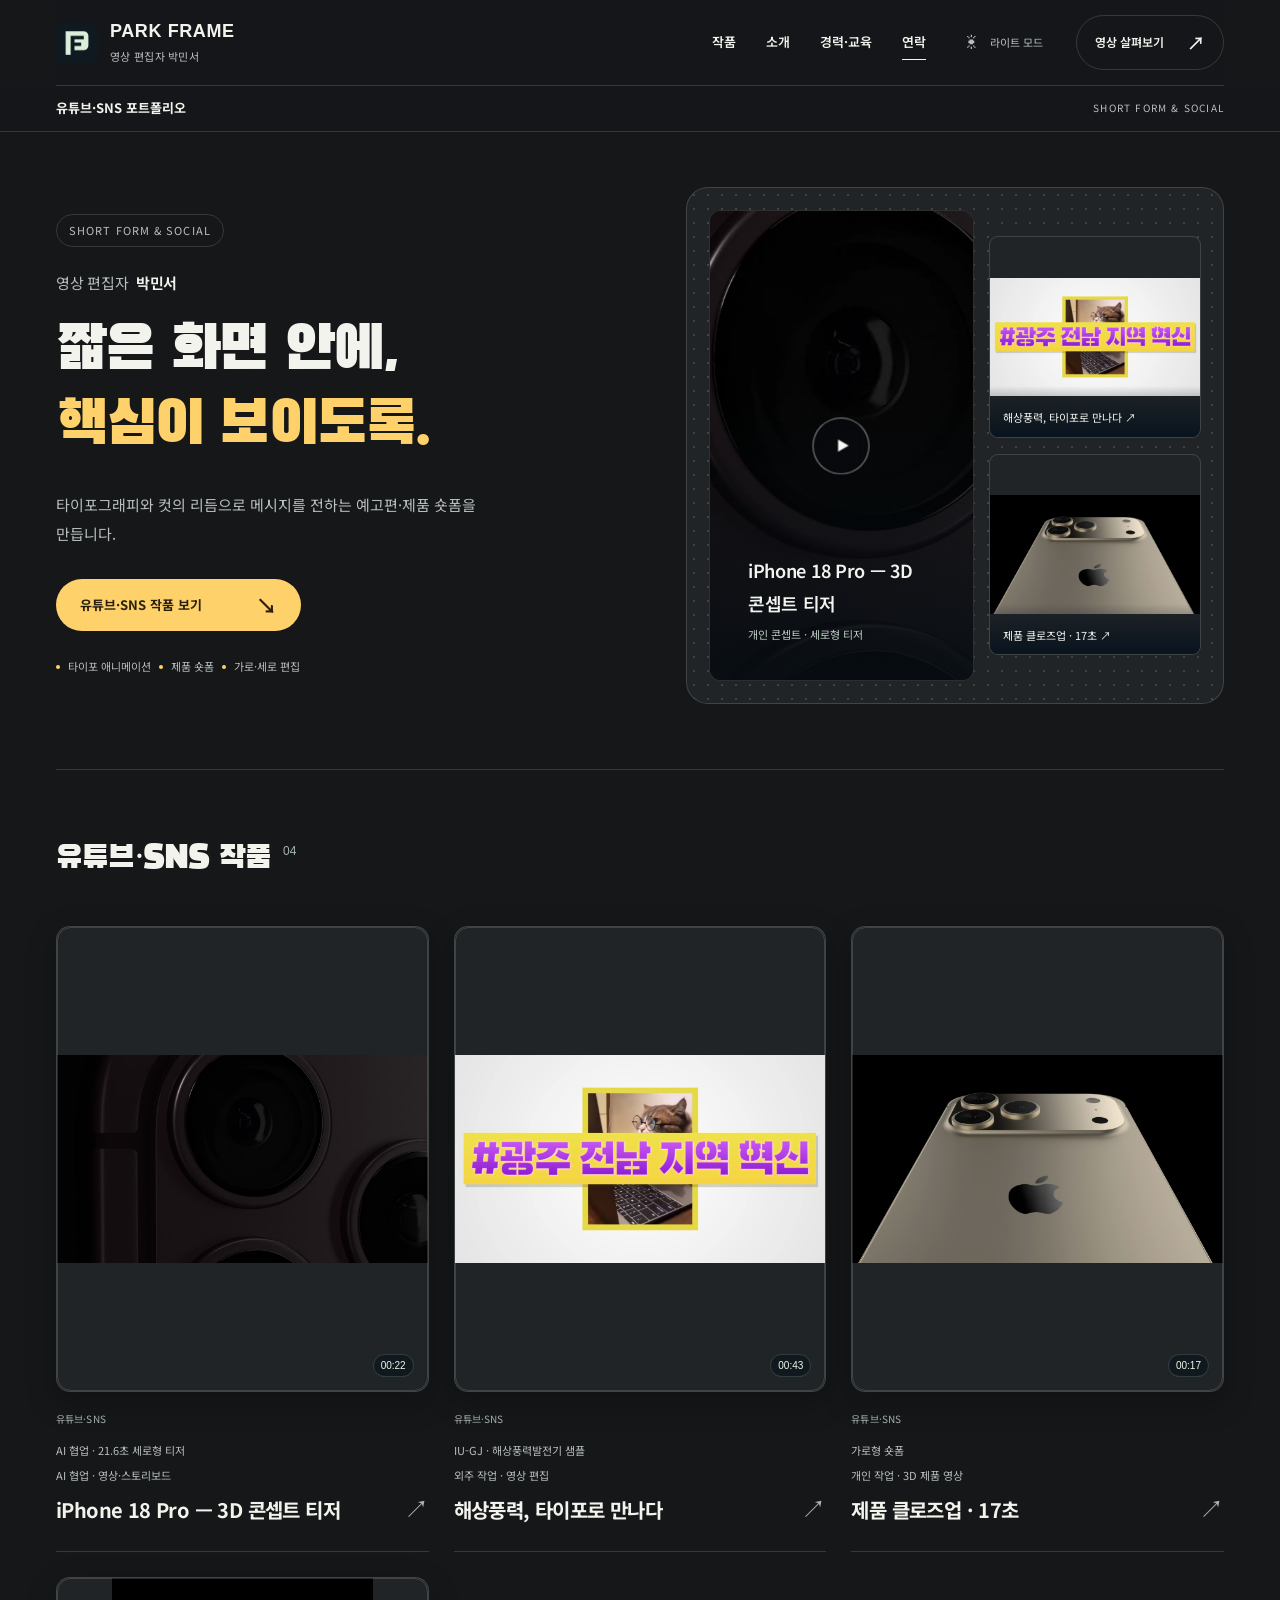
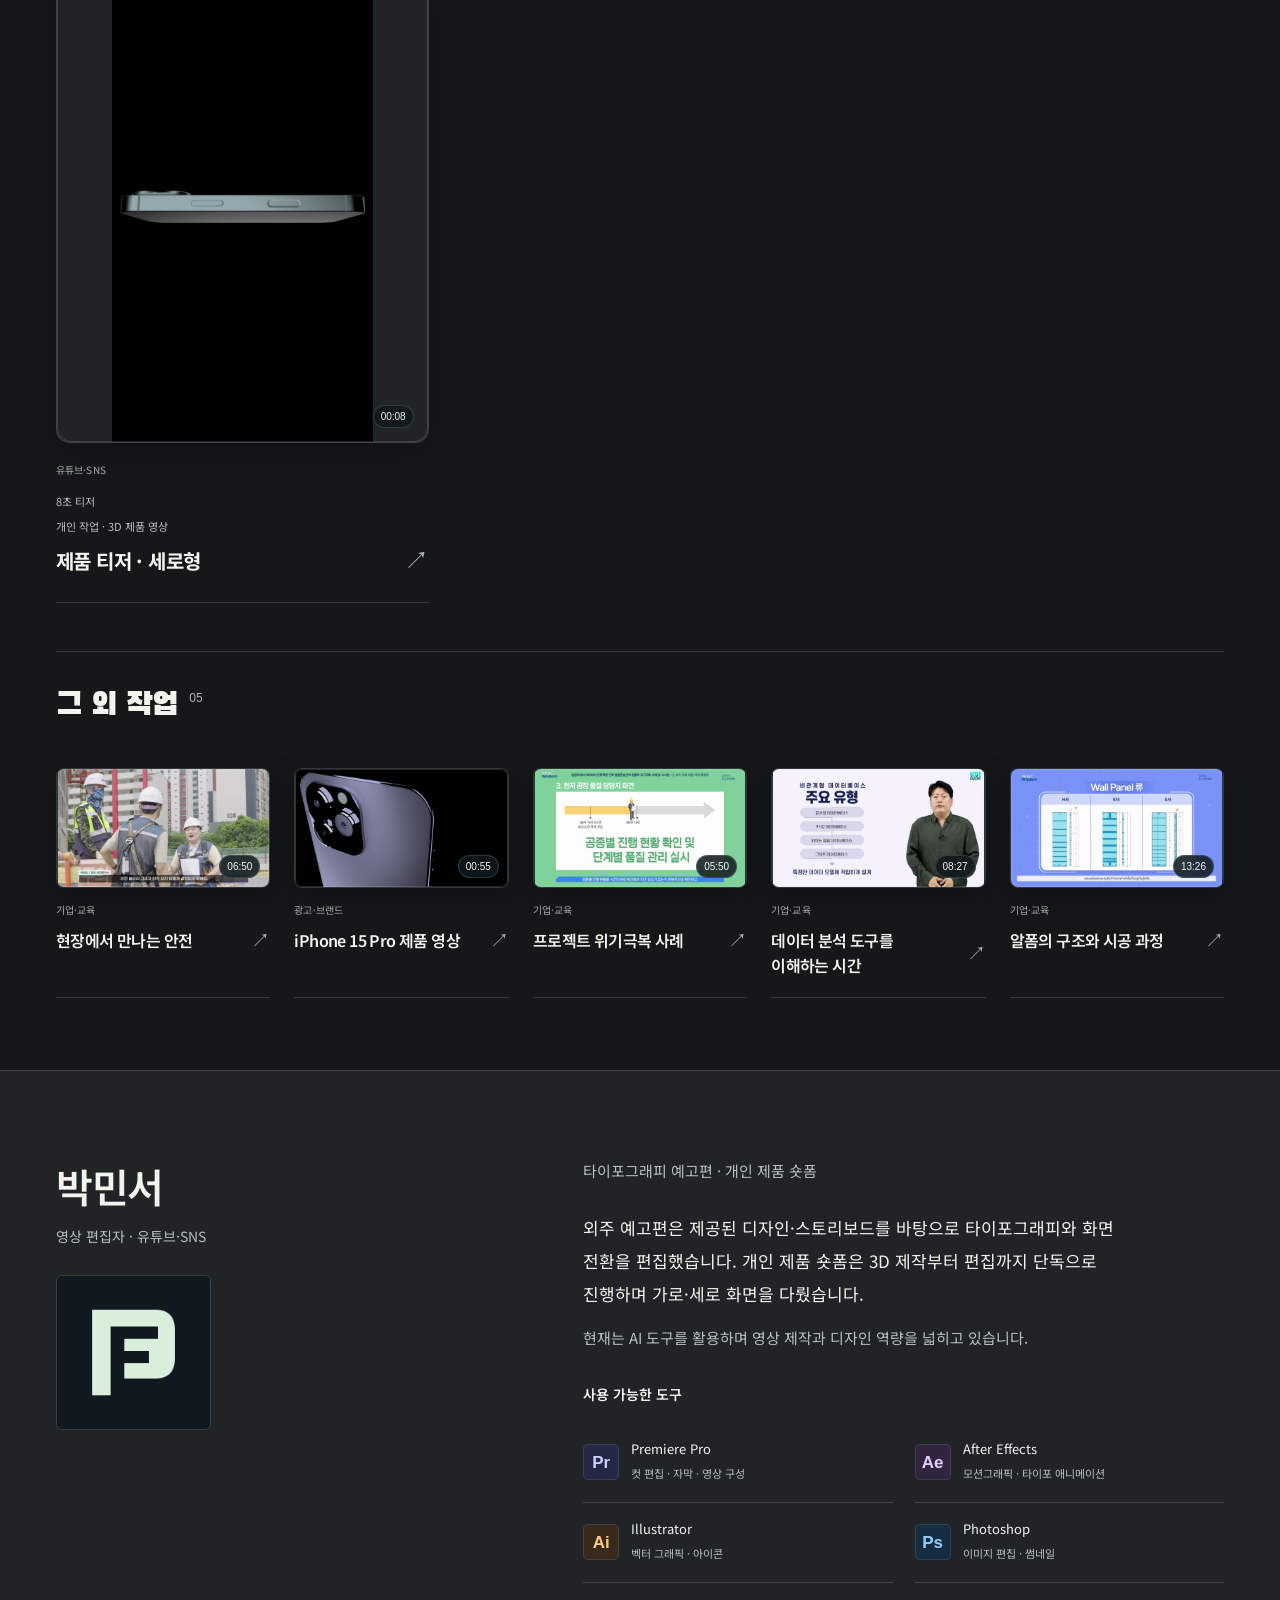
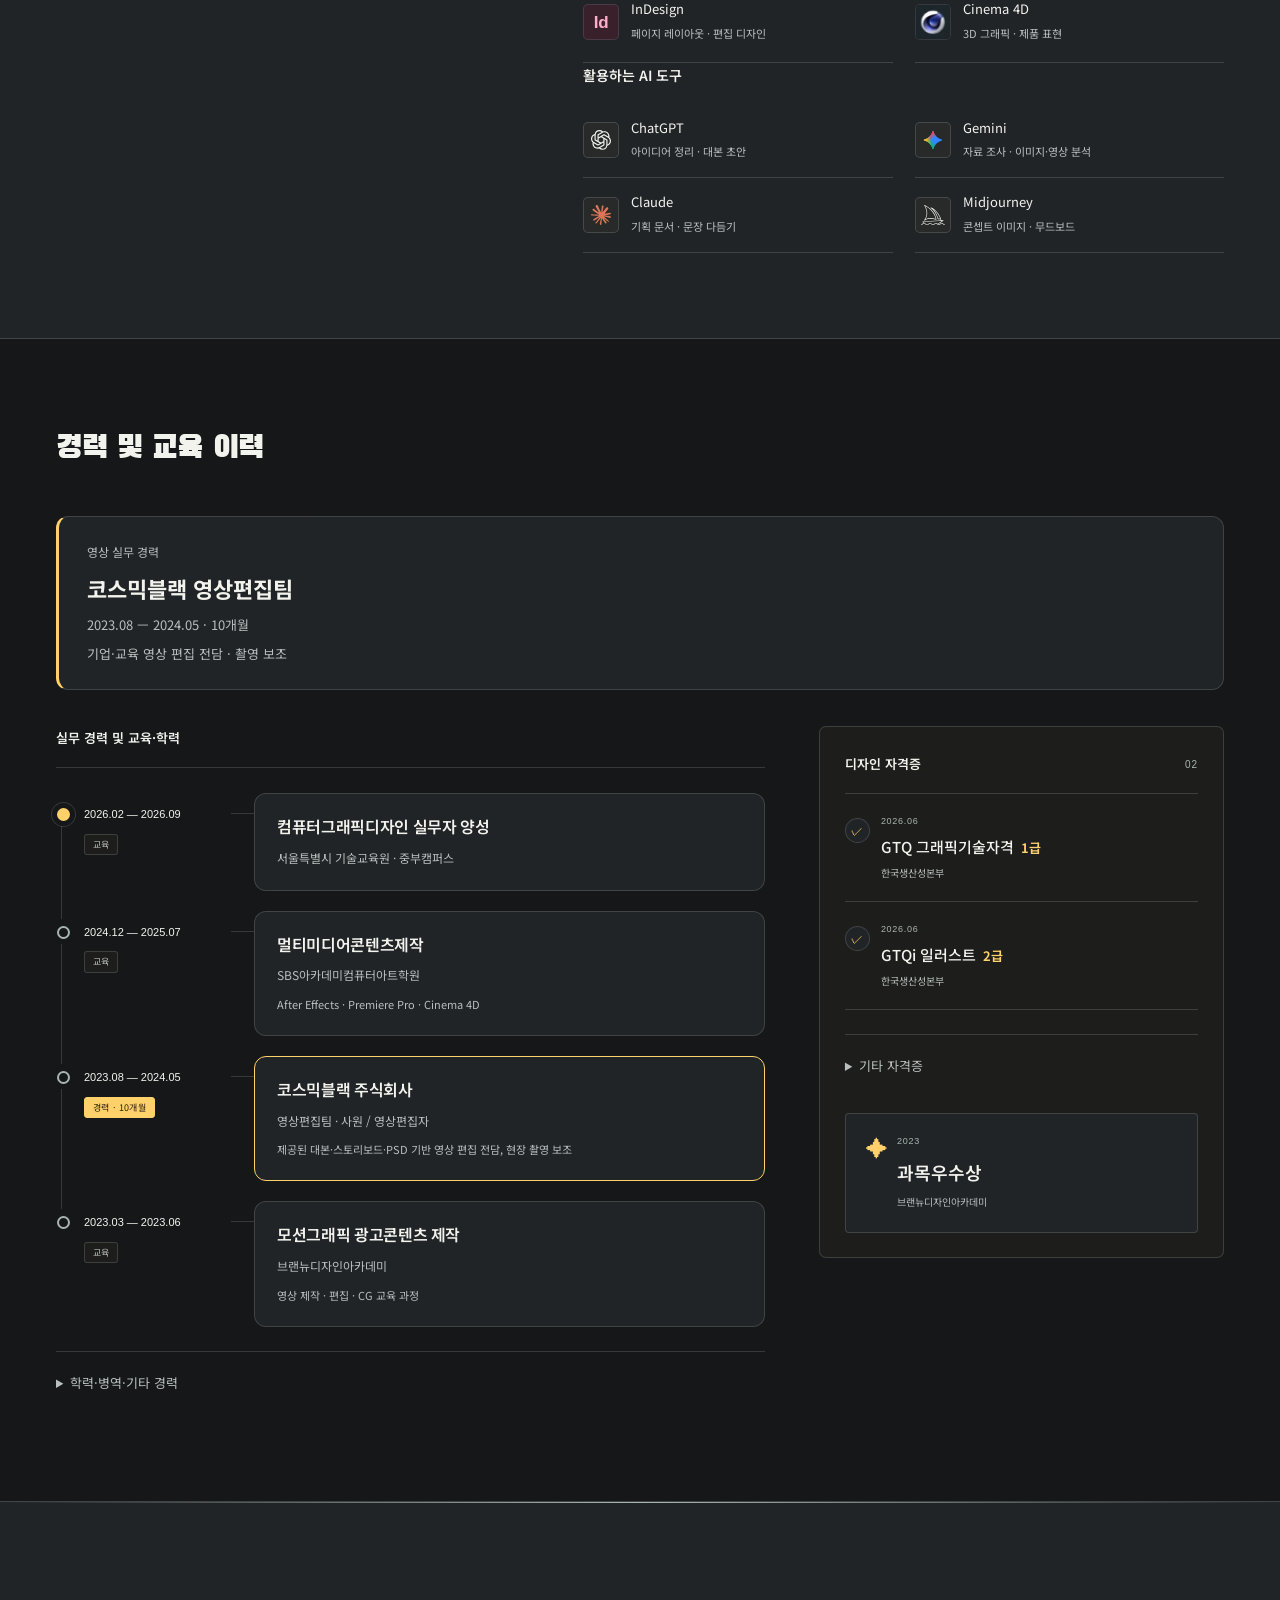
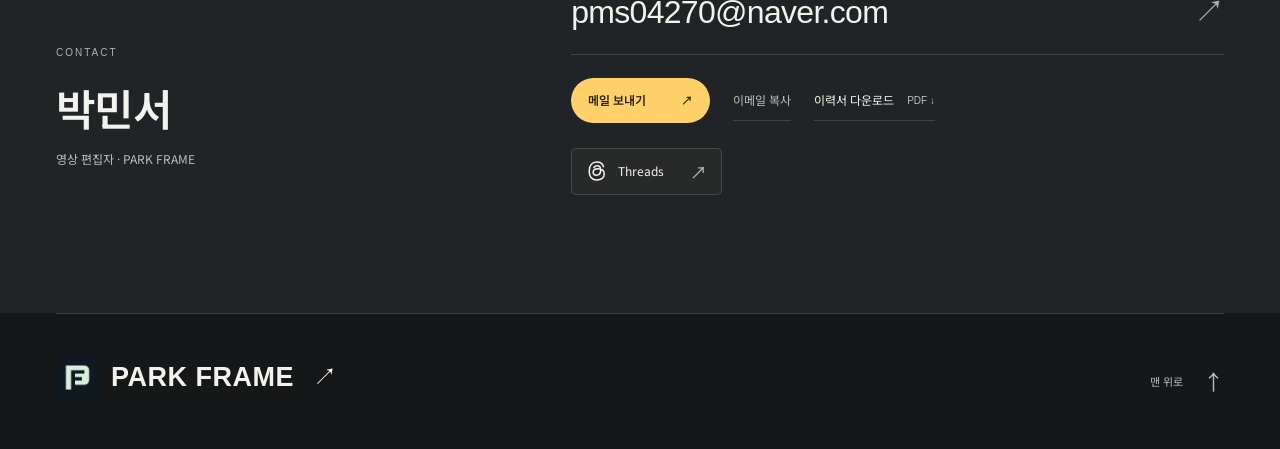
<file: social/index.html>
<!doctype html>
<html lang="ko" data-portfolio="social">
<head>
  <meta charset="utf-8">
  <meta name="viewport" content="width=device-width,initial-scale=1">
  <meta name="robots" content="noindex,nofollow">
  <meta name="description" content="타이포그래피와 컷의 리듬으로 메시지를 전하는 예고편·제품 숏폼을 만듭니다.">
  <meta name="theme-color" content="#0e181e">
  <title>박민서 | 유튜브·SNS 포트폴리오 — PARK FRAME</title>
  <link rel="icon" type="image/png" href="../assets/park-frame-logo.png">
  <script>
(()=>{try{const saved=localStorage.getItem('park-frame-theme');const theme=saved==='light'||saved==='dark'?saved:"dark";document.documentElement.dataset.theme=theme;document.documentElement.style.colorScheme=theme;}catch{document.documentElement.dataset.theme='dark';}})();
</script>
  <link rel="stylesheet" href="../style.css">
  <script src="../assets/hls.min.js" defer></script>
  
<link rel="preconnect" href="https://fonts.googleapis.com"><link rel="preconnect" href="https://fonts.gstatic.com" crossorigin><link rel="stylesheet" href="https://fonts.googleapis.com/css2?family=Black+Han+Sans&amp;family=Gowun+Batang:wght@700&amp;family=Noto+Sans+KR:wght@400;500;600;700;800&amp;display=swap"><style>
.edition-bar .shell{display:flex;align-items:center;justify-content:space-between;gap:18px;min-height:54px}.edition-bar strong{font-size:13px}.edition-bar p{margin:0;font-size:10px;letter-spacing:.14em;color:var(--muted)}.edition-bar .filter-row{display:contents}.edition-bar .filter-result{display:none}.edition-eyebrow{font-size:11px;letter-spacing:.16em;color:var(--muted);margin:0 0 18px}.edition-tags{display:flex;flex-wrap:wrap;gap:8px;margin:25px 0 0;padding:0;list-style:none}.edition-tags li{border:1px solid var(--line);border-radius:4px;font-size:11px;padding:5px 10px;color:var(--muted)}.header-cta{white-space:nowrap}
html[data-portfolio="corporate"]{--accent:#b8d8e9;--accent-ink:#19364b}html[data-portfolio="corporate"][data-theme="light"]{--accent:#285b7b;--accent-ink:#fff;--about:#e9eef0;--bg:#f6f7f6;--surface:#edf1f2;--raised:#e2eaed}.edition-corporate .hero{padding-block:64px}.edition-corporate .hero-main{aspect-ratio:16/10}.edition-corporate .hero-strip button{aspect-ratio:2.35}
html[data-portfolio="brand"]{--accent:#d4c9f1;--accent-ink:#302640}html[data-portfolio="brand"][data-theme="light"]{--accent:#61467b;--accent-ink:#fff}.edition-brand .hero{grid-template-columns:.9fr 1.2fr;padding-block:76px}.edition-brand .hero-main{aspect-ratio:16/10}.edition-brand .hero-strip button{aspect-ratio:2.65}.edition-brand .hero-copy h1{font-size:clamp(36px,4vw,62px)}
html[data-portfolio="social"]{--accent:#ffd2b4;--accent-ink:#402b22}html[data-portfolio="social"][data-theme="light"]{--accent:#94451f;--accent-ink:#fff}.edition-social .hero-visual{display:grid;grid-template-columns:minmax(0,1fr) minmax(0,.85fr);align-items:center;gap:18px}.edition-social .hero-main{aspect-ratio:9/16;max-height:590px}.edition-social .hero-image-caption{padding:15px;display:block}.edition-social .film-watch{display:none}.edition-social .hero-strip{display:grid;grid-template-columns:1fr;gap:18px;margin:0}.edition-social .hero-strip button{aspect-ratio:1.15}.edition-social .hero-strip button>span{font-size:11px}.edition-social .hero-copy h1{font-size:clamp(38px,4.3vw,64px)}
@media(max-width:760px){.edition-bar .shell{min-height:48px;gap:10px}.edition-bar strong{font-size:12px}.edition-bar p{font-size:8px;letter-spacing:.05em}.edition-corporate .hero,.edition-brand .hero{grid-template-columns:1fr;padding-block:34px;gap:30px}.edition-brand .hero-copy h1,.edition-social .hero-copy h1{font-size:clamp(33px,8.3vw,52px)}.edition-eyebrow{font-size:9px;margin-bottom:14px;letter-spacing:.1em}.edition-tags{margin-top:20px;gap:6px}.edition-tags li{font-size:10px;padding:4px 8px}.edition-social .hero-visual{gap:12px}.edition-social .hero-main{max-height:470px}.edition-social .hero-strip{gap:12px}.edition-social .hero-main .hero-image-caption #hero-film-title{font-size:13px}.edition-social .hero-main .film-caption-sub{font-size:10px}.edition-social .hero-strip button>span{font-size:10px;padding:9px}.edition-social .hero-image-caption{padding:11px}}

.edition-corporate .works,.edition-brand .works,.edition-social .works{padding-bottom:48px}.other-works{padding-bottom:72px;scroll-margin-top:170px}.other-works .section-heading{border-top:1px solid var(--line);padding-top:30px;margin-bottom:24px}.other-works h2{font-size:24px;letter-spacing:-.6px}.other-grid{display:grid;grid-template-columns:repeat(auto-fit,minmax(180px,1fr));gap:24px}.other-grid .work-card{padding-bottom:18px}.other-grid .card-title-row h3{font-size:17px;letter-spacing:-.3px;line-height:1.6}.other-grid .card-arrow{font-size:19px}.other-grid .card-project-label,.other-grid .card-credit{display:none}.other-grid .card-topline{margin:13px 0 8px}.other-grid .card-tags span{font-size:10px}.other-grid .card-duration{bottom:9px;right:9px}
@media(max-width:760px){.other-works{padding-bottom:44px}.other-works h2{font-size:22px}.other-grid{grid-template-columns:repeat(2,minmax(0,1fr));gap:22px 16px}.other-grid .card-title-row h3{font-size:15px}.other-grid .card-topline{margin-top:10px}.other-grid .card-tags{gap:6px}.other-grid .card-tags span{font-size:10px;letter-spacing:0}.other-grid .card-tags span+span{padding-left:6px}.other-grid .card-duration{font-size:9px;padding:2px 5px}.other-grid .card-watch{font-size:9px;padding:3px 6px;left:7px;bottom:7px}}

/* Discipline-specific art direction, with shared readable body typography. */
html[data-portfolio]{--sans:"Noto Sans KR","Malgun Gothic","Apple SD Gothic Neo",sans-serif}html[data-portfolio] body{font-size:16px;line-height:1.85}html[data-portfolio] .header{height:86px}html[data-portfolio] .audience-selector{top:86px}html[data-portfolio] .brand{font-size:18px}html[data-portfolio] .brand-logo{width:42px;height:42px}html[data-portfolio] .header-cta{border-radius:30px;padding:10px 18px}html[data-portfolio] .edition-bar .shell{min-height:45px}html[data-portfolio] .edition-bar p{letter-spacing:.12em}html[data-portfolio] .hero-description{font-size:15px;line-height:1.9;max-width:470px}html[data-portfolio] .creator-name{font-size:15px}html[data-portfolio] .work-card{transition:transform .25s ease,box-shadow .25s ease}html[data-portfolio] .card-title-row h3{font-size:21px;line-height:1.6;letter-spacing:-.6px}html[data-portfolio] .card-image img{object-fit:contain}html[data-portfolio] .other-grid .card-title-row h3{font-size:16px}html[data-portfolio] .hero-play{background:#0a0e1666;border-color:#ffffff85}html[data-portfolio] .hero-main{transform:none;box-shadow:none}html[data-portfolio] .section-heading h2:after{display:none}html[data-portfolio] .about h2{font-size:40px}html[data-portfolio] .software-list small{line-height:1.8}html[data-portfolio] .hero-main img{object-fit:cover}html[data-portfolio] .hero-strip img{object-fit:contain}html[data-portfolio] .timeline-content{box-shadow:none}
html[data-portfolio="corporate"]{--bg:#101c2c;--ink:#edf3fc;--muted:#acbbd0;--subtle:#9fadc1;--line:#b7cbe329;--surface:#17273b;--raised:#203650;--accent:#a8caff;--accent-ink:#102747;--header:#101c2cf5;--about:#152438;--control:#a8caff0a;--glow:transparent}html[data-portfolio="corporate"][data-theme="light"]{--bg:#f7f9fc;--ink:#152944;--muted:#52647a;--subtle:#5c7089;--line:#203f6725;--surface:#fff;--raised:#e9f0f9;--accent:#2258a1;--accent-ink:#fff;--header:#f7f9fcf5;--about:#edf2f8;--control:#2258a108}.edition-corporate .hero{grid-template-columns:1fr 1.12fr;gap:56px;padding-block:70px}.edition-corporate #hero-title{font-size:clamp(38px,4vw,58px);line-height:1.4;font-weight:750;letter-spacing:-2px}.edition-corporate .edition-eyebrow{border-left:3px solid var(--accent);padding-left:12px;letter-spacing:.12em}.edition-corporate .hero-visual{padding:16px;background:var(--surface);border:1px solid var(--line);border-radius:14px}.edition-corporate .hero-main{aspect-ratio:16/10;border-radius:6px}.edition-corporate .hero-strip button{aspect-ratio:2.5;border-radius:5px}.edition-corporate .edition-tags li{background:var(--surface);border-radius:4px}.edition-corporate .primary-link{border-radius:5px;padding:14px 22px}.edition-corporate .work-grid{gap:26px}.edition-corporate #work-grid .work-card{border:1px solid var(--line);border-radius:10px;background:var(--surface);padding:15px 15px 22px}.edition-corporate #work-grid .card-image{border:0;border-radius:5px}.edition-corporate #work-grid .card-topline,.edition-corporate #work-grid .card-title-row,.edition-corporate #work-grid .card-project-label,.edition-corporate #work-grid .card-credit{margin-left:6px;margin-right:6px}.edition-corporate #work-grid .card-credit{margin-bottom:0}.edition-corporate .section-heading h2{font-size:31px;font-weight:700}.edition-corporate .section-heading{border-top:1px solid var(--line);padding-top:25px}.edition-corporate .timeline-content{border-radius:6px}.edition-corporate .experience-summary{background:var(--surface);border-radius:8px}.edition-corporate .contact-section{border-top:1px solid var(--line)}
html[data-portfolio="brand"]{--bg:#181716;--ink:#f4eee3;--muted:#bfb7aa;--subtle:#b1a89a;--line:#e9dcc129;--surface:#211f1c;--raised:#302b24;--accent:#e9d8b2;--accent-ink:#282116;--header:#181716f5;--about:#211f1c;--control:#e9d8b208;--glow:transparent}html[data-portfolio="brand"][data-theme="light"]{--bg:#f8f4ec;--ink:#29231d;--muted:#6e6254;--subtle:#796b59;--line:#5e49352b;--surface:#efe9dd;--raised:#e6ddcd;--accent:#795a32;--accent-ink:#fff;--header:#f8f4ecf5;--about:#efe9dd;--control:#795a3209}.edition-brand .hero{display:block;padding-block:55px 68px}.edition-brand .hero-copy{display:grid;grid-template-columns:1.2fr .8fr;column-gap:60px;grid-template-areas:"eyebrow intro" "name intro" "title cta" "title tags";align-items:start;padding:0 0 40px}.edition-brand .edition-eyebrow{grid-area:eyebrow;margin-bottom:12px;letter-spacing:.18em}.edition-brand .creator-name{grid-area:name;margin-bottom:20px}.edition-brand #hero-title{grid-area:title;font-family:"Gowun Batang",Georgia,serif;font-weight:700;font-size:clamp(40px,4.9vw,74px);line-height:1.3;letter-spacing:-2.8px;margin-bottom:0}.edition-brand .hero-description{grid-area:intro;padding-top:5px;max-width:370px;margin-bottom:20px}.edition-brand .primary-link{grid-area:cta;justify-self:start;background:transparent;color:var(--ink);border-bottom:1px solid var(--accent);padding:11px 0;border-radius:0;gap:56px}.edition-brand .edition-tags{grid-area:tags;margin-top:25px;gap:12px}.edition-brand .edition-tags li{border:0;padding:0;font-size:10px}.edition-brand .edition-tags li+li{border-left:1px solid var(--line);padding-left:12px}.edition-brand .hero-visual{display:grid;grid-template-columns:1.7fr .65fr;gap:18px}.edition-brand .hero-main{aspect-ratio:16/9;border-radius:0;border:0}.edition-brand .hero-strip{grid-template-columns:1fr;grid-template-rows:1fr 1fr;margin:0;gap:18px}.edition-brand .hero-strip button{aspect-ratio:auto;min-height:0;border:0;border-radius:0;background:#080808}.edition-brand .hero-strip{min-height:0}.edition-brand .hero-strip button img{position:absolute;inset:0}.edition-brand .hero-main img{object-fit:contain}.edition-brand .hero-image-caption{font-size:18px}.edition-brand .section-heading h2,.edition-brand .about h2,.edition-brand .contact-title{font-family:"Gowun Batang",Georgia,serif;font-weight:700;letter-spacing:-1px}.edition-brand #work-grid{column-gap:44px;row-gap:55px}.edition-brand #work-grid .work-card:first-child{grid-column:1/-1}.edition-brand #work-grid .work-card:first-child .card-image{aspect-ratio:2.1}.edition-brand .card-image{border:0;border-radius:0;background:#080808}.edition-brand .card-title-row h3{font-weight:500}.edition-brand .works{border-top:1px solid var(--line);padding-top:45px}.edition-brand .other-works .section-heading{padding-top:35px}.edition-brand .profile-logo{border-radius:0}.edition-brand .timeline-content{border-radius:0;background:transparent}.edition-brand .contact-email{font-weight:400;letter-spacing:-1px}
html[data-portfolio="social"]{--bg:#151719;--ink:#f3f3ee;--muted:#b8bfbe;--subtle:#a9b5b0;--line:#d8e0da2b;--surface:#202427;--raised:#2c3233;--accent:#ffd16a;--accent-ink:#29200d;--header:#151719f5;--about:#202427;--control:#ffd16a09;--glow:transparent}html[data-portfolio="social"][data-theme="light"]{--bg:#f6f5ef;--ink:#212721;--muted:#586359;--subtle:#647164;--line:#263d2b30;--surface:#fff;--raised:#e9ecdf;--accent:#76520d;--accent-ink:#fff;--header:#f6f5eff5;--about:#eceee3;--control:#76520d09}.edition-social .hero{grid-template-columns:1.05fr 1fr;gap:65px;padding-block:55px 65px}.edition-social #hero-title{font-family:"Black Han Sans","Noto Sans KR",sans-serif;font-weight:400;font-size:clamp(40px,4.8vw,70px);line-height:1.22;letter-spacing:-1.9px}.edition-social .edition-eyebrow{display:inline-block;border:1px solid var(--line);border-radius:30px;padding:5px 12px;letter-spacing:.1em;margin-bottom:22px}.edition-social .primary-link{border-radius:30px;padding:14px 24px;font-weight:700}.edition-social .edition-tags li{border:0;border-radius:0;padding:0 0 0 12px;position:relative}.edition-social .edition-tags li:before{content:"";position:absolute;left:0;top:9px;width:4px;height:4px;border-radius:50%;background:var(--accent)}.edition-social .hero-visual{padding:22px;gap:15px;border:1px solid var(--line);border-radius:22px;background:radial-gradient(var(--line) 1px,transparent 1px) 0 0/14px 14px,var(--surface);grid-template-columns:1fr .8fr}.edition-social .hero-main{aspect-ratio:9/16;max-height:510px;border-radius:12px;border-color:#ffffff25}.edition-social .hero-strip{gap:16px}.edition-social .hero-strip button{border-radius:9px;aspect-ratio:1.05}.edition-social .hero-image-caption{padding:14px}.edition-social .section-heading h2{font-family:"Black Han Sans","Noto Sans KR",sans-serif;font-weight:400;font-size:32px;letter-spacing:-.8px}.edition-social #work-grid{grid-template-columns:repeat(3,minmax(0,1fr));gap:25px}.edition-social #work-grid .card-image{aspect-ratio:4/5;border-radius:14px;background:var(--surface)}.edition-social #work-grid .card-title-row h3{font-size:20px;font-weight:700}.edition-social #work-grid .card-credit{font-size:11px}.edition-social .card-duration{border-radius:15px}.edition-social .other-grid .card-image{border-radius:8px}.edition-social .timeline-content{border-radius:12px}.edition-social .experience-summary{border-radius:12px}.edition-social .contact-mail-button{border-radius:30px}
@media(hover:hover){.edition-corporate #work-grid .work-card:hover{transform:translateY(-4px);box-shadow:0 12px 32px var(--shadow)}.edition-social #work-grid .card-button:hover .card-image{border-color:var(--accent)}}
@media(min-width:761px) and (max-width:1100px){.edition-corporate .hero,.edition-social .hero{gap:28px}.edition-corporate #hero-title{font-size:38px}.edition-brand .hero-copy{column-gap:30px;grid-template-columns:1.15fr .85fr}.edition-brand #hero-title{font-size:45px}.edition-social #hero-title{font-size:43px}.edition-social .hero-visual{padding:15px;gap:11px}.edition-social .hero-strip{gap:11px}.edition-social #work-grid{gap:18px}.edition-social #work-grid .card-title-row h3{font-size:18px}}
@media(max-width:760px){html[data-portfolio] .header{height:108px}html[data-portfolio] .audience-selector{top:108px}html[data-portfolio] .edition-bar .shell{min-height:45px}html[data-portfolio] .hero-description{font-size:14px;line-height:1.9}html[data-portfolio] .card-title-row h3{font-size:20px}html[data-portfolio] .other-grid .card-title-row h3{font-size:15px}html[data-portfolio] .about h2{font-size:34px}.edition-corporate .hero,.edition-social .hero{grid-template-columns:1fr;padding-block:36px;gap:30px}.edition-corporate #hero-title{font-size:clamp(32px,8.5vw,48px);letter-spacing:-1.4px}.edition-corporate .hero-visual{padding:10px;border-radius:10px}.edition-corporate #work-grid{grid-template-columns:1fr;gap:22px}.edition-corporate #work-grid .work-card{padding:11px 11px 18px}.edition-corporate .section-heading h2{font-size:28px}.edition-corporate .section-heading{padding-top:20px}.edition-brand .hero{padding-block:36px}.edition-brand .hero-copy{display:block;padding-bottom:28px}.edition-brand #hero-title{font-size:clamp(33px,8.6vw,50px);line-height:1.42;letter-spacing:-1.8px;margin-bottom:22px}.edition-brand .hero-description{max-width:440px;padding-top:0}.edition-brand .primary-link{margin-top:0;padding-block:10px}.edition-brand .edition-tags{margin-top:22px}.edition-brand .hero-visual{display:block}.edition-brand .hero-main{aspect-ratio:4/3}.edition-brand .hero-strip{display:grid;grid-template-columns:1fr 1fr;grid-template-rows:auto;gap:12px;margin-top:12px}.edition-brand .hero-strip button{aspect-ratio:1.65}.edition-brand #work-grid{grid-template-columns:1fr;gap:30px}.edition-brand #work-grid .work-card:first-child .card-image{aspect-ratio:16/9}.edition-brand .works{padding-top:30px}.edition-brand .section-heading h2{font-size:29px}.edition-social #hero-title{font-size:clamp(35px,9.1vw,52px);line-height:1.28;letter-spacing:-1.2px}.edition-social .hero-visual{padding:16px;gap:12px;border-radius:16px}.edition-social .hero-main{max-height:440px}.edition-social .hero-strip{gap:12px}.edition-social #work-grid{grid-template-columns:1fr;gap:30px}.edition-social #work-grid .card-image{aspect-ratio:16/10}.edition-social #work-grid .card-image.portrait{aspect-ratio:4/5;max-height:440px}.edition-social .section-heading h2{font-size:28px}.edition-social .other-works h2{font-size:23px}}
@media(prefers-reduced-motion:reduce){html[data-portfolio] .work-card{transition:none}.edition-corporate #work-grid .work-card:hover{transform:none}}
</style></head>
<body class="edition-social">
  <div class="ambient-background" aria-hidden="true"><div class="ambient-glow glow-one"></div><div class="ambient-glow glow-two"></div><div class="background-grid"></div></div>
  <div class="page-progress" aria-hidden="true"></div>
  <a class="skip" href="#works">작품 목록으로 건너뛰기</a>
  <header class="header shell">
    <a class="brand" href="#top" aria-label="박민서 PARK FRAME 처음으로"><img class="brand-logo" src="../assets/park-frame-logo.png" alt="PARK FRAME 로고"><span>PARK FRAME<span class="brand-caption">영상 편집자 박민서</span></span></a>
    <nav aria-label="주 메뉴"><a href="#works">작품</a><a href="#about">소개</a><a href="#journey">경력·교육</a><a class="contact-nav" href="#contact">연락</a></nav>
    <button class="theme-toggle" id="theme-toggle" type="button" aria-label="라이트 모드로 전환" aria-pressed="false"><span class="theme-icon" aria-hidden="true">☀</span><span class="theme-label">라이트 모드</span></button>
    <a class="header-cta" href="#works">영상 살펴보기 <span aria-hidden="true">↗</span></a>
  </header>
  <main id="top">
<div class="audience-selector edition-bar"><div class="shell"><div class="filter-row"><strong>유튜브·SNS 포트폴리오</strong><p>SHORT FORM & SOCIAL</p><span class="filter-result" id="filter-result" aria-live="polite" hidden></span></div></div></div>
    <section class="hero shell" aria-labelledby="hero-title">
      <div class="hero-copy">
        <p class="edition-eyebrow">SHORT FORM & SOCIAL</p><p class="creator-name">영상 편집자 <strong>박민서</strong></p>
        <h1 id="hero-title">짧은 화면 안에,<br><span class="accent">핵심이 보이도록.</span></h1>
        <p class="hero-description">타이포그래피와 컷의 리듬으로 메시지를 전하는 예고편·제품 숏폼을 만듭니다.</p>
        <a class="primary-link" href="#works">유튜브·SNS 작품 보기 <span aria-hidden="true">↘</span></a><ul class="edition-tags"><li>타이포 애니메이션</li><li>제품 숏폼</li><li>가로·세로 편집</li></ul>
      </div>
      <div class="hero-visual">
        <button class="hero-main open-work" data-work="9" aria-label="iPhone 18 Pro — 3D 콘셉트 티저 영상 열기">
          <img src="../assets/work-9.jpg" alt="iPhone 18 Pro — 3D 콘셉트 티저 영상의 대표 장면" fetchpriority="high">
          <span class="image-corner tl"></span><span class="image-corner tr"></span><span class="image-corner bl"></span><span class="image-corner br"></span>
          <span class="hero-play" aria-hidden="true">▶</span>
          <span class="hero-image-caption"><span><span id="hero-film-title">iPhone 18 Pro — 3D 콘셉트 티저</span><span class="film-caption-sub" id="hero-film-subtitle">개인 콘셉트 · 세로형 티저</span></span><span class="film-watch">작품 보기 <span aria-hidden="true">↗</span></span></span>
        </button>
        <div class="hero-strip">
          <button class="open-work" data-work="4" aria-label="iPhone 15 Pro 제품 영상 열기"><img src="../assets/work-4.jpg" alt="iPhone 15 Pro 제품 영상의 대표 장면"><span>iPhone 15 Pro 제품 영상 <span aria-hidden="true">↗</span></span></button>
          <button class="open-work" data-work="2" aria-label="데이터 분석 도구 교육 영상 열기"><img src="../assets/work-2.jpg" alt="강사 옆에 데이터베이스의 주요 유형을 설명하는 그래픽"><span>이해를 돕는 그래픽 <span aria-hidden="true">↗</span></span></button>
        </div>
      </div>
    </section>
    <section id="works" class="works shell" aria-labelledby="works-title">
      <div class="section-heading"><div><h2 id="works-title">작품<span class="heading-count">04</span></h2></div></div>

      <div class="work-grid" id="work-grid"></div>
      <noscript><p>작품 목록과 재생 기능을 이용하려면 브라우저에서 JavaScript를 켜주세요.</p></noscript>
    </section>
    <section id="other-works" class="other-works shell" aria-labelledby="other-title"><div class="section-heading"><h2 id="other-title">그 외 작업<span class="heading-count">05</span></h2></div><div class="other-grid" id="other-grid"></div></section><section class="about" id="about" aria-labelledby="about-title"><div class="shell about-layout"><div><h2 id="about-title">박민서<span class="profile-role">영상 편집자 · 유튜브·SNS</span></h2><img class="profile-logo" src="../assets/park-frame-logo.png" alt="PARK FRAME 브랜드 로고"></div><div class="about-right"><p class="experience-label">타이포그래피 예고편 · 개인 제품 숏폼</p><p class="profile-introduction">외주 예고편은 제공된 디자인·스토리보드를 바탕으로 타이포그래피와 화면 전환을 편집했습니다. 개인 제품 숏폼은 3D 제작부터 편집까지 단독으로 진행하며 가로·세로 화면을 다뤘습니다.</p><p class="profile-development">현재는 AI 도구를 활용하며 영상 제작과 디자인 역량을 넓히고 있습니다.</p><div class="about-tool-row"><span>사용 가능한 도구</span></div><ul class="software-list" aria-label="사용 가능한 소프트웨어"><li><span class="software-icon pr" aria-hidden="true">Pr</span><span>Premiere Pro<small>컷 편집 · 자막 · 영상 구성</small></span></li><li><span class="software-icon ae" aria-hidden="true">Ae</span><span>After Effects<small>모션그래픽 · 타이포 애니메이션</small></span></li><li><span class="software-icon ai" aria-hidden="true">Ai</span><span>Illustrator<small>벡터 그래픽 · 아이콘</small></span></li><li><span class="software-icon ps" aria-hidden="true">Ps</span><span>Photoshop<small>이미지 편집 · 썸네일</small></span></li><li><span class="software-icon id" aria-hidden="true">Id</span><span>InDesign<small>페이지 레이아웃 · 편집 디자인</small></span></li><li><span class="software-icon c4d supplied-logo" aria-hidden="true"><img src="../assets/cinema-4d-logo.png" alt=""></span><span>Cinema 4D<small>3D 그래픽 · 제품 표현</small></span></li></ul><div class="about-tool-row"><span>활용하는 AI 도구</span></div><ul class="software-list ai-tools" aria-label="활용하는 AI 도구"><li><span class="software-icon ai-tool-logo openai" aria-hidden="true"><svg aria-hidden="true" focusable="false" fill="currentColor" fill-rule="evenodd" height="1em" style="flex:none;line-height:1" viewBox="0 0 24 24" width="1em" xmlns="http://www.w3.org/2000/svg"><path d="M9.205 8.658v-2.26c0-.19.072-.333.238-.428l4.543-2.616c.619-.357 1.356-.523 2.117-.523 2.854 0 4.662 2.212 4.662 4.566 0 .167 0 .357-.024.547l-4.71-2.759a.797.797 0 00-.856 0l-5.97 3.473zm10.609 8.8V12.06c0-.333-.143-.57-.429-.737l-5.97-3.473 1.95-1.118a.433.433 0 01.476 0l4.543 2.617c1.309.76 2.189 2.378 2.189 3.948 0 1.808-1.07 3.473-2.76 4.163zM7.802 12.703l-1.95-1.142c-.167-.095-.239-.238-.239-.428V5.899c0-2.545 1.95-4.472 4.591-4.472 1 0 1.927.333 2.712.928L8.23 5.067c-.285.166-.428.404-.428.737v6.898zM12 15.128l-2.795-1.57v-3.33L12 8.658l2.795 1.57v3.33L12 15.128zm1.796 7.23c-1 0-1.927-.332-2.712-.927l4.686-2.712c.285-.166.428-.404.428-.737v-6.898l1.974 1.142c.167.095.238.238.238.428v5.233c0 2.545-1.974 4.472-4.614 4.472zm-5.637-5.303l-4.544-2.617c-1.308-.761-2.188-2.378-2.188-3.948A4.482 4.482 0 014.21 6.327v5.423c0 .333.143.571.428.738l5.947 3.449-1.95 1.118a.432.432 0 01-.476 0zm-.262 3.9c-2.688 0-4.662-2.021-4.662-4.519 0-.19.024-.38.047-.57l4.686 2.71c.286.167.571.167.856 0l5.97-3.448v2.26c0 .19-.07.333-.237.428l-4.543 2.616c-.619.357-1.356.523-2.117.523zm5.899 2.83a5.947 5.947 0 005.827-4.756C22.287 18.339 24 15.84 24 13.296c0-1.665-.713-3.282-1.998-4.448.119-.5.19-.999.19-1.498 0-3.401-2.759-5.947-5.946-5.947-.642 0-1.26.095-1.88.31A5.962 5.962 0 0010.205 0a5.947 5.947 0 00-5.827 4.757C1.713 5.447 0 7.945 0 10.49c0 1.666.713 3.283 1.998 4.448-.119.5-.19 1-.19 1.499 0 3.401 2.759 5.946 5.946 5.946.642 0 1.26-.095 1.88-.309a5.96 5.96 0 004.162 1.713z"></path></svg></span><span>ChatGPT<small>아이디어 정리 · 대본 초안</small></span></li><li><span class="software-icon ai-tool-logo gemini-color" aria-hidden="true"><svg aria-hidden="true" focusable="false" height="1em" style="flex:none;line-height:1" viewBox="0 0 24 24" width="1em" xmlns="http://www.w3.org/2000/svg"><path d="M20.616 10.835a14.147 14.147 0 01-4.45-3.001 14.111 14.111 0 01-3.678-6.452.503.503 0 00-.975 0 14.134 14.134 0 01-3.679 6.452 14.155 14.155 0 01-4.45 3.001c-.65.28-1.318.505-2.002.678a.502.502 0 000 .975c.684.172 1.35.397 2.002.677a14.147 14.147 0 014.45 3.001 14.112 14.112 0 013.679 6.453.502.502 0 00.975 0c.172-.685.397-1.351.677-2.003a14.145 14.145 0 013.001-4.45 14.113 14.113 0 016.453-3.678.503.503 0 000-.975 13.245 13.245 0 01-2.003-.678z" fill="#3186FF"></path><path d="M20.616 10.835a14.147 14.147 0 01-4.45-3.001 14.111 14.111 0 01-3.678-6.452.503.503 0 00-.975 0 14.134 14.134 0 01-3.679 6.452 14.155 14.155 0 01-4.45 3.001c-.65.28-1.318.505-2.002.678a.502.502 0 000 .975c.684.172 1.35.397 2.002.677a14.147 14.147 0 014.45 3.001 14.112 14.112 0 013.679 6.453.502.502 0 00.975 0c.172-.685.397-1.351.677-2.003a14.145 14.145 0 013.001-4.45 14.113 14.113 0 016.453-3.678.503.503 0 000-.975 13.245 13.245 0 01-2.003-.678z" fill="url(#lobe-icons-gemini-0-_R_0_)"></path><path d="M20.616 10.835a14.147 14.147 0 01-4.45-3.001 14.111 14.111 0 01-3.678-6.452.503.503 0 00-.975 0 14.134 14.134 0 01-3.679 6.452 14.155 14.155 0 01-4.45 3.001c-.65.28-1.318.505-2.002.678a.502.502 0 000 .975c.684.172 1.35.397 2.002.677a14.147 14.147 0 014.45 3.001 14.112 14.112 0 013.679 6.453.502.502 0 00.975 0c.172-.685.397-1.351.677-2.003a14.145 14.145 0 013.001-4.45 14.113 14.113 0 016.453-3.678.503.503 0 000-.975 13.245 13.245 0 01-2.003-.678z" fill="url(#lobe-icons-gemini-1-_R_0_)"></path><path d="M20.616 10.835a14.147 14.147 0 01-4.45-3.001 14.111 14.111 0 01-3.678-6.452.503.503 0 00-.975 0 14.134 14.134 0 01-3.679 6.452 14.155 14.155 0 01-4.45 3.001c-.65.28-1.318.505-2.002.678a.502.502 0 000 .975c.684.172 1.35.397 2.002.677a14.147 14.147 0 014.45 3.001 14.112 14.112 0 013.679 6.453.502.502 0 00.975 0c.172-.685.397-1.351.677-2.003a14.145 14.145 0 013.001-4.45 14.113 14.113 0 016.453-3.678.503.503 0 000-.975 13.245 13.245 0 01-2.003-.678z" fill="url(#lobe-icons-gemini-2-_R_0_)"></path><defs><linearGradient gradientUnits="userSpaceOnUse" id="lobe-icons-gemini-0-_R_0_" x1="7" x2="11" y1="15.5" y2="12"><stop stop-color="#08B962"></stop><stop offset="1" stop-color="#08B962" stop-opacity="0"></stop></linearGradient><linearGradient gradientUnits="userSpaceOnUse" id="lobe-icons-gemini-1-_R_0_" x1="8" x2="11.5" y1="5.5" y2="11"><stop stop-color="#F94543"></stop><stop offset="1" stop-color="#F94543" stop-opacity="0"></stop></linearGradient><linearGradient gradientUnits="userSpaceOnUse" id="lobe-icons-gemini-2-_R_0_" x1="3.5" x2="17.5" y1="13.5" y2="12"><stop stop-color="#FABC12"></stop><stop offset=".46" stop-color="#FABC12" stop-opacity="0"></stop></linearGradient></defs></svg></span><span>Gemini<small>자료 조사 · 이미지·영상 분석</small></span></li><li><span class="software-icon ai-tool-logo claude-color" aria-hidden="true"><svg aria-hidden="true" focusable="false" height="1em" style="flex:none;line-height:1" viewBox="0 0 24 24" width="1em" xmlns="http://www.w3.org/2000/svg"><path d="M4.709 15.955l4.72-2.647.08-.23-.08-.128H9.2l-.79-.048-2.698-.073-2.339-.097-2.266-.122-.571-.121L0 11.784l.055-.352.48-.321.686.06 1.52.103 2.278.158 1.652.097 2.449.255h.389l.055-.157-.134-.098-.103-.097-2.358-1.596-2.552-1.688-1.336-.972-.724-.491-.364-.462-.158-1.008.656-.722.881.06.225.061.893.686 1.908 1.476 2.491 1.833.365.304.145-.103.019-.073-.164-.274-1.355-2.446-1.446-2.49-.644-1.032-.17-.619a2.97 2.97 0 01-.104-.729L6.283.134 6.696 0l.996.134.42.364.62 1.414 1.002 2.229 1.555 3.03.456.898.243.832.091.255h.158V9.01l.128-1.706.237-2.095.23-2.695.08-.76.376-.91.747-.492.584.28.48.685-.067.444-.286 1.851-.559 2.903-.364 1.942h.212l.243-.242.985-1.306 1.652-2.064.73-.82.85-.904.547-.431h1.033l.76 1.129-.34 1.166-1.064 1.347-.881 1.142-1.264 1.7-.79 1.36.073.11.188-.02 2.856-.606 1.543-.28 1.841-.315.833.388.091.395-.328.807-1.969.486-2.309.462-3.439.813-.042.03.049.061 1.549.146.662.036h1.622l3.02.225.79.522.474.638-.079.485-1.215.62-1.64-.389-3.829-.91-1.312-.329h-.182v.11l1.093 1.068 2.006 1.81 2.509 2.33.127.578-.322.455-.34-.049-2.205-1.657-.851-.747-1.926-1.62h-.128v.17l.444.649 2.345 3.521.122 1.08-.17.353-.608.213-.668-.122-1.374-1.925-1.415-2.167-1.143-1.943-.14.08-.674 7.254-.316.37-.729.28-.607-.461-.322-.747.322-1.476.389-1.924.315-1.53.286-1.9.17-.632-.012-.042-.14.018-1.434 1.967-2.18 2.945-1.726 1.845-.414.164-.717-.37.067-.662.401-.589 2.388-3.036 1.44-1.882.93-1.086-.006-.158h-.055L4.132 18.56l-1.13.146-.487-.456.061-.746.231-.243 1.908-1.312-.006.006z" fill="#D97757" fill-rule="nonzero"></path></svg></span><span>Claude<small>기획 문서 · 문장 다듬기</small></span></li><li><span class="software-icon ai-tool-logo midjourney" aria-hidden="true"><svg aria-hidden="true" focusable="false" fill="currentColor" fill-rule="evenodd" height="1em" style="flex:none;line-height:1" viewBox="0 0 24 24" width="1em" xmlns="http://www.w3.org/2000/svg"><path d="M22.369 17.676c-1.387 1.259-3.17 2.378-5.332 3.417.044.03.086.057.13.083l.018.01.019.012c.216.123.42.184.641.184.222 0 .426-.061.642-.184l.018-.011.019-.011c.14-.084.266-.178.492-.366l.178-.148c.279-.232.426-.342.625-.456.304-.174.612-.266.949-.266.337 0 .645.092.949.266l.023.014c.188.109.334.219.602.442l.178.148c.221.184.346.278.483.36l.028.017.018.01c.21.12.407.181.62.185h.022a.31.31 0 110 .618c-.337 0-.645-.092-.95-.266a3.137 3.137 0 01-.09-.054l-.022-.014-.022-.013-.02-.014a5.356 5.356 0 01-.49-.377l-.159-.132a3.836 3.836 0 00-.483-.36l-.027-.017-.019-.01a1.256 1.256 0 00-.641-.185c-.222 0-.426.061-.641.184l-.02.011-.018.011c-.14.084-.266.178-.492.366l-.158.132a5.125 5.125 0 01-.51.39l-.022.014-.022.014-.09.054a1.868 1.868 0 01-.95.266c-.337 0-.644-.092-.949-.266a3.137 3.137 0 01-.09-.054l-.022-.014-.022-.013-.026-.017a4.881 4.881 0 01-.425-.325.308.308 0 01-.12-.1l-.098-.081a3.836 3.836 0 00-.483-.36l-.027-.017-.019-.01a1.256 1.256 0 00-.641-.185c-.222 0-.426.061-.642.184l-.018.011-.019.011c-.14.084-.266.178-.492.366l-.158.132a5.125 5.125 0 01-.51.39l-.023.014-.022.014-.09.054A1.868 1.868 0 0112 22c-.337 0-.645-.092-.949-.266a3.137 3.137 0 01-.09-.054l-.022-.014-.022-.013-.021-.014a5.356 5.356 0 01-.49-.377l-.158-.132a3.836 3.836 0 00-.483-.36l-.028-.017-.018-.01a1.256 1.256 0 00-.642-.185c-.221 0-.425.061-.641.184l-.019.011-.018.011c-.141.084-.266.178-.492.366l-.158.132a5.125 5.125 0 01-.511.39l-.022.014-.022.014-.09.054a1.868 1.868 0 01-.986.264c-.746-.09-1.319-.38-1.89-.866l-.035-.03c-.047-.041-.118-.106-.192-.174l-.196-.181-.107-.1-.011-.01a1.531 1.531 0 00-.336-.253.313.313 0 00-.095-.03h-.005c-.119.022-.238.059-.361.11a.308.308 0 01-.077.061l-.008.005a.309.309 0 01-.126.034 5.66 5.66 0 00-.774.518l-.416.324-.055.043a6.542 6.542 0 01-.324.236c-.305.207-.552.315-.8.315a.31.31 0 01-.01-.618h.01c.09 0 .235-.062.438-.198l.04-.027c.077-.054.163-.117.27-.199l.385-.301.06-.047c.268-.206.506-.373.73-.505l-.633-1.21a.309.309 0 01.254-.451l20.287-1.305a.309.309 0 01.228.537zm-1.118.14L2.369 19.03l.423.809c.128-.045.256-.078.388-.1a.31.31 0 01.052-.005c.132 0 .26.032.386.093.153.073.294.179.483.35l.016.015.092.086.144.134.097.089c.065.06.125.114.16.144.485.418.948.658 1.554.736h.011a1.25 1.25 0 00.6-.172l.021-.011.019-.011.018-.011c.141-.084.266-.178.492-.366l.178-.148c.279-.232.426-.342.625-.456.305-.174.612-.266.95-.266.336 0 .644.092.948.266l.023.014c.188.109.335.219.603.442l.177.148c.222.184.346.278.484.36l.027.017.019.01c.215.124.42.185.641.185.222 0 .426-.061.641-.184l.019-.011.018-.011c.141-.084.267-.178.493-.366l.177-.148c.28-.232.427-.342.626-.456.304-.174.612-.266.949-.266.337 0 .644.092.949.266l.025.015c.187.109.334.22.603.443 1.867-.878 3.448-1.811 4.73-2.832l.02-.016zM3.653 2.026C6.073 3.06 8.69 4.941 10.8 7.258c2.46 2.7 4.109 5.828 4.637 9.149a.31.31 0 01-.421.335c-2.348-.945-4.54-1.258-6.59-1.02-1.739.2-3.337.792-4.816 1.703-.294.182-.62-.182-.405-.454 1.856-2.355 2.581-4.99 2.343-7.794-.195-2.292-1.031-4.61-2.284-6.709a.31.31 0 01.388-.442zM10.04 4.45c1.778.543 3.892 2.102 5.782 4.243 1.984 2.248 3.552 4.934 4.347 7.582a.31.31 0 01-.401.38l-.022-.01-.386-.154a10.594 10.594 0 00-.291-.112l-.016-.006c-.68-.247-1.199-.291-1.944-.101a.31.31 0 01-.375-.218C15.378 11.123 13.073 7.276 9.775 5c-.291-.201-.072-.653.266-.55zM4.273 2.996l.008.015c1.028 1.94 1.708 4.031 1.885 6.113.213 2.513-.31 4.906-1.673 7.092l-.02.031.003-.001c1.198-.581 2.47-.969 3.825-1.132l.055-.006c1.981-.23 4.083.029 6.309.837l.066.025-.007-.039c-.593-2.95-2.108-5.737-4.31-8.179l-.07-.078c-1.785-1.96-3.944-3.6-6.014-4.65l-.057-.028zm7.92 3.238l.048.048c2.237 2.295 3.885 5.431 4.974 9.191l.038.132.022-.004c.71-.133 1.284-.063 1.963.18l.027.01.066.024.046.018-.025-.073c-.811-2.307-2.208-4.62-3.936-6.594l-.058-.065c-1.02-1.155-2.103-2.132-3.15-2.856l-.015-.011z"></path></svg></span><span>Midjourney<small>콘셉트 이미지 · 무드보드</small></span></li></ul></div></div></section>

    <section id="journey" class="journey shell" aria-labelledby="journey-title">
      <div class="section-heading"><div><h2 id="journey-title">경력 및 교육 이력</h2></div></div>
<div class="experience-summary"><span>영상 실무 경력</span><strong>코스믹블랙 영상편집팀</strong><p>2023.08 — 2024.05 · 10개월</p><p>기업·교육 영상 편집 전담 · 촬영 보조</p></div>
      <div class="journey-layout">
        <div class="timeline-column"><h3 class="journey-group-title">실무 경력 및 교육·학력</h3>
          <ol class="career-timeline">
            <li><div class="timeline-date">2026.02 — 2026.09<span class="journey-tag">교육</span></div><div class="timeline-content"><h4>컴퓨터그래픽디자인 실무자 양성</h4><p class="timeline-organization">서울특별시 기술교육원 · 중부캠퍼스</p></div></li>
            <li><div class="timeline-date">2024.12 — 2025.07<span class="journey-tag">교육</span></div><div class="timeline-content"><h4>멀티미디어콘텐츠제작</h4><p class="timeline-organization">SBS아카데미컴퓨터아트학원</p><p>After Effects · Premiere Pro · Cinema 4D</p></div></li>

            <li class="career-featured"><div class="timeline-date">2023.08 — 2024.05<span class="journey-tag work-tag">경력 · 10개월</span></div><div class="timeline-content"><h4>코스믹블랙 주식회사</h4><p class="timeline-organization">영상편집팀 · 사원 / 영상편집자</p><p>제공된 대본·스토리보드·PSD 기반 영상 편집 전담, 현장 촬영 보조</p></div></li>
            <li><div class="timeline-date">2023.03 — 2023.06<span class="journey-tag">교육</span></div><div class="timeline-content"><h4>모션그래픽 광고콘텐츠 제작</h4><p class="timeline-organization">브랜뉴디자인아카데미</p><p>영상 제작 · 편집 · CG 교육 과정</p></div></li>
          </ol>
<details class="secondary-history"><summary>학력·병역·기타 경력</summary><ol class="career-timeline secondary-timeline"><li><div class="timeline-date">2021.01 — 2022.07<span class="journey-tag">병역</span></div><div class="timeline-content"><h4>육군 병장 전역</h4></div></li><li><div class="timeline-date">2020<span class="journey-tag">학력</span></div><div class="timeline-content"><h4>용산공업고등학교 졸업</h4></div></li><li><div class="timeline-date">2018.02 — 2020.02<span class="journey-tag work-tag">경력</span></div><div class="timeline-content"><h4>하이버스</h4><p class="timeline-organization">품질관리팀 · 사원</p><p>검증 업무</p></div></li></ol></details>
        </div>
        <aside class="credentials" aria-label="자격증과 수상">
          <h3 class="journey-group-title">디자인 자격증 <span>02</span></h3>
          <ul class="credential-list">
            <li><span class="credential-date">2026.06</span><h4>GTQ 그래픽기술자격 <strong>1급</strong></h4><p>한국생산성본부</p></li>
            <li><span class="credential-date">2026.06</span><h4>GTQi 일러스트 <strong>2급</strong></h4><p>한국생산성본부</p></li>
</ul>
          <details class="secondary-history"><summary>기타 자격증</summary><ul class="credential-list">            <li><span class="credential-date">2022.10</span><h4>2종보통운전면허</h4><p>경찰청 · 운전면허시험관리단</p></li>
            <li><span class="credential-date">2019.07</span><h4>전자기능사</h4><p>한국산업인력공단</p></li>
          </ul></details><div class="award-card"><p class="award-year">2023</p><h4>과목우수상</h4><p>브랜뉴디자인아카데미</p></div>
        </aside>
      </div>
    </section>

    <section id="contact" class="contact-section" aria-labelledby="contact-title"><div class="shell contact-layout"><div><p class="contact-label">CONTACT</p><h2 id="contact-title">박민서</h2><p class="contact-role">영상 편집자 · PARK FRAME</p></div><div class="contact-details"><a class="contact-email" id="contact-email" href="mailto:pms04270@naver.com">pms04270@naver.com<span aria-hidden="true">↗</span></a><div class="contact-actions"><a class="contact-mail-button" href="mailto:pms04270@naver.com">메일 보내기 <span aria-hidden="true">↗</span></a><button type="button" id="copy-email">이메일 복사</button><a class="resume-download" href="../assets/park-minseo-resume.pdf" download="박민서_이력서.pdf">이력서 다운로드 <span>PDF ↓</span></a></div><a class="threads-link" href="https://www.threads.com/@pms__0427__?hl=ko" target="_blank" rel="noopener noreferrer" aria-label="박민서 Threads 프로필 새 탭에서 열기"><svg viewBox="0 0 24 24" width="22" height="22" fill="none" aria-hidden="true"><path d="M19.1 7.2C18 3.9 15.6 2.2 12 2.2c-5.5 0-8.5 3.6-8.5 9.8s3 9.8 8.5 9.8c4.6 0 7.9-2.6 7.9-6.4 0-3.7-3-5.8-7-5.8-3 0-5.1 1.6-5.1 3.8 0 2 1.5 3.2 3.6 3.2 3.2 0 4.6-2.2 4.6-5.7 0-3-1.3-4.6-3.8-4.6-1.5 0-2.8.7-3.6 1.9" stroke="currentColor" stroke-width="1.65" stroke-linecap="round" stroke-linejoin="round"/></svg><span>Threads</span><span class="social-arrow" aria-hidden="true">↗</span></a><p id="contact-status" class="contact-status" role="status" aria-live="polite"></p></div></div></section>
  </main>
  <footer class="shell footer"><div><a class="footer-brand" href="#top"><img class="footer-logo" src="../assets/park-frame-logo.png" alt="PARK FRAME 로고">PARK FRAME<span aria-hidden="true">↗</span></a></div><a href="#top" class="back-top">맨 위로 <span aria-hidden="true">↑</span></a></footer>
  <dialog id="work-dialog" aria-labelledby="dialog-title">
    <div class="dialog-toolbar"><span>작품 상세</span><button class="dialog-close" aria-label="작품 닫기">닫기 <span aria-hidden="true">✕</span></button></div>
    <div id="scene-shortcuts" class="scene-shortcuts" aria-label="대표 장면 바로가기" hidden></div>
    <div class="player-wrap"><video id="player" controls playsinline preload="none" controlslist="nodownload"></video></div>
    <div class="dialog-body"><div class="dialog-categories" id="dialog-categories"></div><h2 id="dialog-title"></h2><p class="dialog-subtitle" id="dialog-subtitle"></p><p class="dialog-description" id="dialog-description"></p><dl class="project-info" id="project-info"></dl><p class="video-status" id="video-status" role="status"></p><div class="dialog-navigation"><button id="previous-work">← 이전 작품</button><span id="dialog-position"></span><button id="next-work">다음 작품 →</button></div></div>
  </dialog>
<script>
'use strict';
const edition="social";
const categories={corporate:'기업·교육',brand:'광고·브랜드',social:'유튜브·SNS'};
const works=[
 {"id": 9, "title": "iPhone 18 Pro — 3D 콘셉트 티저", "subtitle": "AI 협업 · 21.6초 세로형 티저", "categories": ["brand", "social"], "duration": "00:22", "format": "세로형 · 1080 × 1920 · 30fps · 21.6초", "portrait": true, "summary": "반사광과 제품 디테일로 전개하는 21.6초 콘셉트 티저.", "description": "어둠과 반사광으로 제품의 형태를 드러내는 개인 3D 콘셉트 티저입니다. 렌즈와 소재, 모서리의 디테일에서 후면 전체로 시선을 확장하고, 제품명으로 마무리하는 21.6초 세로형 영상으로 구성했습니다."},
 {id:6,title:'현장에서 만나는 안전',subtitle:'포스코이앤씨 · 안전 부동산 콘셉 영상',categories:['corporate'],duration:'06:50',format:'가로형 · 3840 × 2160',summary:'대화와 현장 방문, 체험 장면으로 안전 활동을 소개하는 기업 영상.',description:"포스코이앤씨의 건설 현장 안전 활동을 소개하는 기업 콘텐츠입니다. 코스믹블랙 재직 당시 현장 촬영을 보조하고, 기존 기획과 제공된 PSD 디자인을 바탕으로 영상 편집을 단독으로 담당했습니다."},
 {id:4,title:'iPhone 15 Pro 제품 영상',subtitle:'제품 디테일과 타이포그래피',categories:['brand'],duration:'00:55',format:'가로형 · 1920 × 1080',summary:'어두운 배경과 금속성 질감, 다양한 제품 각도로 구성한 광고 형식의 영상.',description:"iPhone 15 Pro의 형태와 표면 질감을 시각화한 개인 3D 제품 필름입니다. Cinema 4D·Octane Renderer로 제품 장면을 제작하고, After Effects·Premiere Pro로 후반 작업과 편집을 단독으로 진행했습니다."},
 {id:1,title:'해상풍력, 타이포로 만나다',subtitle:'IU-GJ · 해상풍력발전기 샘플',categories:['social'],duration:'00:43',format:'가로형 · 1920 × 1080',summary:'큰 한글 타이포와 이미지, 해시태그를 활용한 SNS형 샘플 영상.',description:"해상풍력 콘텐츠를 예고편 형식으로 전달하는 외주 프로젝트입니다. 제공된 디자인과 스토리보드를 바탕으로 타이포그래피와 이미지 전환을 활용한 영상 편집을 담당했습니다."},
 {id:7,title:'프로젝트 위기극복 사례',subtitle:'포스코이앤씨 · 방글라데시 마타바리 프로젝트',categories:['corporate'],duration:'05:50',format:'가로형 · 1920 × 1080',summary:'자재 유실 위기부터 대응과 공사 성과까지, 문제 해결 과정을 소개하는 사례 영상.',description:"방글라데시 마타바리 프로젝트의 위기 상황과 대응 과정을 전달하는 기업 사례 콘텐츠입니다. 제공된 대본·스토리보드·PSD 디자인에 기반해 영상 편집을 전담했습니다."},
 {id:2,title:'데이터 분석 도구를 이해하는 시간',subtitle:'자우미디어 · 알쏭달쏭 데이터 분석 도구, 모두 담았어!',categories:['corporate'],duration:'08:27',format:'가로형 · 1920 × 1080',summary:'강사 화면과 개념 그래픽으로 데이터베이스의 특징을 설명하는 교육 영상.',description:"강사의 설명과 개념 그래픽으로 데이터 분석 도구를 소개하는 교육 콘텐츠입니다. 제공된 대본·스토리보드·PSD 디자인을 바탕으로 영상 편집을 전담했습니다."},
 {id:8,title:'알폼의 구조와 시공 과정',subtitle:'포스코이앤씨 · 마인드셋 알폼',categories:['corporate'],duration:'13:26',format:'가로형 · 1920 × 1080',summary:'주요 부재부터 설치·마감·해체까지, 공정을 도식으로 풀어낸 기술 교육 영상.',description:"알폼의 주요 부재와 시공 과정을 설명하는 기술 교육 콘텐츠입니다. 제공된 대본·스토리보드·PSD 디자인을 바탕으로 공정 설명을 영상으로 편집했습니다."},
 {id:3,title:'제품 클로즈업 · 17초',subtitle:'가로형 숏폼',categories:['brand','social'],duration:'00:17',format:'가로형 · 1920 × 1080',summary:'제품 실루엣과 디테일, 짧은 문구로 구성한 17초 제품 영상.',description:"제품의 실루엣과 디테일을 17초 안에 담은 개인 3D 제품 숏폼입니다. 독립적으로 제작한 프로젝트로, 3D 장면 제작부터 후반 편집까지 단독으로 진행했습니다."},
 {id:5,title:'제품 티저 · 세로형',subtitle:'8초 티저',categories:['brand','social'],duration:'00:08',format:'세로형 · 1080 × 1920',portrait:true,summary:'제품 디테일과 간결한 문구를 담은 짧은 세로형 티저.',description:"제품의 디테일과 간결한 타이포그래피로 구성한 8초 분량의 개인 3D 제품 티저입니다. 세로형 화면을 전제로 제작한 독립 프로젝트이며, 3D 제작과 영상 편집을 단독으로 담당했습니다."}
];
works.forEach(work=>{
 work.tools=['Premiere Pro','After Effects'];
 work.production=null;work.role=null;work.collaboration=null;work.sources=null;
});
Object.assign(works.find(work=>work.id===6),{
 production:'포스코이앤씨 의뢰 · 코스믹블랙 제작',
 role:'공사현장 촬영 보조 · 영상 편집 단독 담당',
 collaboration:'기존 기획을 바탕으로 촬영 현장에서 PD·작가와 편집 방향 협의',
 sources:'제공받은 PSD 디자인 활용'
});
// Confirmed by the portfolio owner on 2026-10-20.
[8,7,2].forEach(id=>Object.assign(works.find(work=>work.id===id),{
 production:'코스믹블랙 재직 중 진행한 수주 작업',
 role:'영상 편집 전담',
 sources:'제공받은 대본 · 스토리보드 · PSD 디자인 활용'
}));
[4,3,5].forEach(id=>Object.assign(works.find(work=>work.id===id),{
 production:'독립 개인 프로젝트',
 role:'3D 제품 영상 제작 · 영상 편집',
 collaboration:'개인 단독 작업',
 tools:['Premiere Pro','After Effects','Cinema 4D','Octane Renderer']
}));
Object.assign(works.find(work=>work.id===1),{
 production:'해상풍력 콘텐츠 예고편 · 외주 작업',
 role:'제공된 디자인·스토리보드를 바탕으로 영상 편집',
 sources:'제공받은 디자인 · 스토리보드 활용',
 description:"해상풍력 콘텐츠를 예고편 형식으로 전달하는 외주 프로젝트입니다. 제공된 디자인과 스토리보드를 바탕으로 타이포그래피와 이미지 전환을 활용한 영상 편집을 담당했습니다."
});
// Portfolio descriptions reflect owner-confirmed responsibilities; no performance claims.
const projectCopy={
 "6": {
  "description": "포스코이앤씨의 건설 현장 안전 활동을 소개하는 기업 콘텐츠입니다. 코스믹블랙 재직 당시 현장 촬영을 보조하고, 기존 기획과 제공된 PSD 디자인을 바탕으로 영상 편집을 단독으로 담당했습니다.",
  "role": "현장 촬영 보조 · 영상 편집 전담",
  "collaboration": "촬영 현장에서 PD·작가와 편집 방향 협의",
  "process": "현장 촬영 보조와 편집을 연계하며, 기획 의도가 화면에 일관되게 전달되도록 작업했습니다."
 },
 "2": {
  "description": "강사의 설명과 개념 그래픽으로 데이터 분석 도구를 소개하는 교육 콘텐츠입니다. 제공된 대본·스토리보드·PSD 디자인을 바탕으로 영상 편집을 전담했습니다.",
  "role": "제공 스토리보드·PSD 기반 영상 편집 전담",
  "collaboration": "스토리보드 작가와 편집 내용 조율",
  "process": "설명 내용을 따라가기 쉽도록 자막과 그래픽의 가독성을 우선했습니다. 작가와 소통하며 정해진 납기 안에서 편집을 진행했습니다."
 },
 "7": {
  "description": "방글라데시 마타바리 프로젝트의 위기 상황과 대응 과정을 전달하는 기업 사례 콘텐츠입니다. 제공된 대본·스토리보드·PSD 디자인에 기반해 영상 편집을 전담했습니다.",
  "role": "제공 스토리보드·PSD 기반 영상 편집 전담",
  "collaboration": "스토리보드 작가와 편집 내용 조율",
  "process": "위기 상황과 대응 내용의 흐름을 이해하기 쉽게 전달하는 데 중점을 두었습니다. 작가와 편집 내용을 조율하며 가독성과 납기를 함께 고려했습니다."
 },
 "8": {
  "description": "알폼의 주요 부재와 시공 과정을 설명하는 기술 교육 콘텐츠입니다. 제공된 대본·스토리보드·PSD 디자인을 바탕으로 공정 설명을 영상으로 편집했습니다.",
  "role": "제공 스토리보드·PSD 기반 영상 편집 전담",
  "collaboration": "스토리보드 작가와 편집 내용 조율",
  "process": "부재와 공정에 관한 설명을 읽고 따라가기 쉽도록 가독성에 중점을 두었습니다. 작가와 소통하며 기술 교육 콘텐츠의 편집을 진행했습니다."
 },
 "4": {
  "description": "iPhone 15 Pro의 형태와 표면 질감을 시각화한 개인 3D 제품 필름입니다. Cinema 4D·Octane Renderer로 제품 장면을 제작하고, After Effects·Premiere Pro로 후반 작업과 편집을 단독으로 진행했습니다.",
  "role": "3D 제품 장면 제작 · 모션그래픽 · 영상 편집",
  "production": "개인 창작 · 3D 제품 필름",
  "process": "재질과 조명, 카메라 연출로 제품의 디테일을 표현하고 타이포그래피와 편집으로 장면을 연결했습니다."
 },
 "3": {
  "description": "제품의 실루엣과 디테일을 17초 안에 담은 개인 3D 제품 숏폼입니다. 독립적으로 제작한 프로젝트로, 3D 장면 제작부터 후반 편집까지 단독으로 진행했습니다.",
  "role": "3D 제품 장면 제작 · 모션그래픽 · 영상 편집",
  "production": "개인 창작 · 가로형 제품 숏폼",
  "process": "후면·카메라·측면 등 제품의 특징을 짧은 컷으로 구성하고, 제품명과 타이포그래피로 마무리했습니다."
 },
 "5": {
  "description": "제품의 디테일과 간결한 타이포그래피로 구성한 8초 분량의 개인 3D 제품 티저입니다. 세로형 화면을 전제로 제작한 독립 프로젝트이며, 3D 제작과 영상 편집을 단독으로 담당했습니다.",
  "role": "3D 제품 장면 제작 · 모션그래픽 · 영상 편집",
  "production": "개인 창작 · 세로형 제품 티저",
  "process": "짧은 러닝타임 안에서 제품 디테일과 제품명·로고가 순차적으로 드러나도록 세로 화면을 구성했습니다."
 },
 "1": {
  "description": "해상풍력 콘텐츠를 예고편 형식으로 전달하는 외주 프로젝트입니다. 제공된 디자인과 스토리보드를 바탕으로 타이포그래피와 이미지 전환을 활용한 영상 편집을 담당했습니다.",
  "role": "제공 디자인·스토리보드 기반 영상 편집",
  "process": "강조 타이포그래피와 이미지, 해시태그를 연결해 짧은 예고편의 메시지와 화면 리듬을 구성했습니다."
 }
};
works.forEach(work=>Object.assign(work,projectCopy[work.id]));
// New concept teaser: only confirmed contribution is listed.
Object.assign(works.find(work=>work.id===9),{
 production:'AI 협업 기반 개인 콘셉트 프로젝트 · 비공식 팬메이드',
 role:'ChatGPT·Codex를 활용한 Cinema 4D 제작 · 스토리보드·티저 제작',
 tools:['Cinema 4D','ChatGPT','Codex'],
 description:'ChatGPT·Codex와 협업하며 Cinema 4D로 제작한 개인 3D 콘셉트 티저입니다. AI를 제작 보조 도구로 활용해 제품의 윤곽과 렌즈·소재 디테일을 장면으로 구성하고, 21.6초 세로형 영상과 스토리보드로 정리했습니다.',
 aiWorkflow:'ChatGPT와 제작 방향을 논의하고, Codex를 활용해 Cinema 4D 작업을 진행하는 방식으로 제작했습니다.',
 process:'어둠 속 윤곽에서 렌즈·소재·모서리, 후면 전체로 시선을 확장하는 컷 흐름을 구성했습니다. 스토리보드에는 장면별 시간과 카메라·반사광의 연출 방향을 정리했습니다.',
 storyboard:'../assets/iphone18-storyboard.pdf'
});
const scenePoints={
 9:[{time:3.167,label:'렌즈 디테일'},{time:6.233,label:'소재와 모서리'},{time:12.333,label:'후면 전체'}],
 6:[{time:50,label:'대화 장면'},{time:110,label:'현장 안전표지'},{time:150,label:'안전 자료 소개'}],
 2:[{time:90,label:'강사와 설명 그래픽'},{time:160,label:'유형별 키워드'},{time:200,label:'개념 타이포그래피'}],
 7:[{time:60,label:'위기 상황 설명'},{time:120,label:'대응 방안 도식'},{time:180,label:'단계별 대응 과정'}],
 8:[{time:250,label:'장점 정리'},{time:380,label:'부재 도면 설명'},{time:450,label:'슬래브 패널 설명'}]
};
let pendingScene=null;
function sceneTime(t){return String(Math.floor(t/60)).padStart(2,'0')+':'+String(t%60).padStart(2,'0');}
function renderScenes(id){
 const box=document.querySelector('#scene-shortcuts');const points=scenePoints[id]||[];
 box.hidden=!points.length;
 box.innerHTML=points.length?'<p>대표 장면 <span>선택한 시점으로 이동</span></p><div>'+[{time:0,label:'처음부터'},...points].map(point=>`<button type="button" data-scene="${point.time}"><span>${sceneTime(point.time)}</span>${point.label}</button>`).join('')+'</div>':'';
}
function seekScene(time){
 if(!currentId||![0,...(scenePoints[currentId]||[]).map(p=>p.time)].includes(time))return;
 if(player.readyState<1){pendingScene={id:currentId,time};return;}
 pendingScene=null;player.pause();player.currentTime=Number.isFinite(player.duration)?Math.min(time,Math.max(0,player.duration-.1)):time;
 status.textContent=sceneTime(time)+' 위치로 이동했습니다. 재생 버튼으로 시청하세요.';
}
function projectDetails(work){
 const rows=[['제작 구분',work.production],['담당 범위',work.role],['AI 활용 방식',work.aiWorkflow],['협업 방식',work.collaboration],['제공 자료',work.sources],['표현·편집 방향',work.process],['사용 툴',work.tools.join(' · ')]];
 const details=rows.filter(([,value])=>value).map(([label,value])=>`<div class="project-credit"><dt>${label}</dt><dd>${value}</dd></div>`).join('');
 const storyboard=work.storyboard?`<div class="project-credit"><dt>스토리보드</dt><dd><a class="storyboard-link" href="${work.storyboard}" target="_blank" rel="noopener">스토리보드 보기 · PDF ↗</a><p class="storyboard-note">9쪽 · 장면 구성과 연출 방향</p><div class="project-scene-grid">${['윤곽의 발견','소재의 디테일','후면 전체'].map((label,i)=>`<figure><img src="../assets/iphone18-scene-${i+1}.jpg" alt="${label} 대표 장면" loading="lazy"><figcaption>${label}</figcaption></figure>`).join('')}</div></dd></div>`:'';
 return details+storyboard;
}
const grid=document.querySelector('#work-grid');
grid.innerHTML=works.filter(work=>work.categories.includes(edition)).map((work,index)=>`<article class="work-card" data-work-id="${work.id}"><button class="card-button open-work" data-work="${work.id}" aria-label="${work.title} 작품 열기"><div class="card-image ${work.portrait?'portrait':''}"><img src="../assets/work-${work.id}.jpg" alt="${work.title} 영상의 대표 장면" loading="lazy"><span class="card-watch" aria-hidden="true">▶ 영상 보기</span><span class="card-duration">${work.duration}</span></div><div class="card-topline"><div class="card-tags">${(work.categories.includes(edition)?[edition]:work.categories).map(cat=>`<span>${categories[cat]}</span>`).join('')}</div></div><p class="card-project-label">${work.subtitle}</p><p class="card-credit">${work.id===9?"AI 협업 · 영상·스토리보드":[4,3,5].includes(work.id)?"개인 작업 · 3D 제품 영상":work.id===6?"회사 작업 · 촬영 보조·단독 편집":work.id===1?"외주 작업 · 영상 편집":"회사 작업 · 영상 편집 전담"}</p><div class="card-title-row"><h3>${work.title}</h3><span class="card-arrow" aria-hidden="true">↗</span></div></button></article>`).join('');
document.querySelector('#other-grid').innerHTML=works.filter(work=>!work.categories.includes(edition)).map((work,index)=>`<article class="work-card" data-work-id="${work.id}"><button class="card-button open-work" data-work="${work.id}" aria-label="${work.title} 작품 열기"><div class="card-image ${work.portrait?'portrait':''}"><img src="../assets/work-${work.id}.jpg" alt="${work.title} 영상의 대표 장면" loading="lazy"><span class="card-watch" aria-hidden="true">▶ 영상 보기</span><span class="card-duration">${work.duration}</span></div><div class="card-topline"><div class="card-tags">${(work.categories.includes(edition)?[edition]:work.categories).map(cat=>`<span>${categories[cat]}</span>`).join('')}</div></div><p class="card-project-label">${work.subtitle}</p><p class="card-credit">${work.id===9?"AI 협업 · 영상·스토리보드":[4,3,5].includes(work.id)?"개인 작업 · 3D 제품 영상":work.id===6?"회사 작업 · 촬영 보조·단독 편집":work.id===1?"외주 작업 · 영상 편집":"회사 작업 · 영상 편집 전담"}</p><div class="card-title-row"><h3>${work.title}</h3><span class="card-arrow" aria-hidden="true">↗</span></div></button></article>`).join('');
const portfolioViews={
 all:{order:[9,6,4,2,7,8,1,3,5],featured:[6,4,2],headline:'정보는 명확하게.<br>장면은 <span class="accent">인상 깊게.</span>',intro:'기업·교육 영상 편집 실무 경험을 바탕으로, 3D 제품 영상까지 제작합니다.',caption:'촬영 보조 · 단독 편집',heading:'작품'},
 corporate:{order:[2,8,7,6],featured:[2,8,7],headline:'복잡한 정보도<br><span class="accent">이해하기 쉽게.</span>',intro:'제공된 대본·디자인을 바탕으로 편집한 기업·교육 영상',caption:'교육 콘텐츠 · 영상 편집 전담',heading:'기업·교육 작품'},
 brand:{order:[9,4,3,5],featured:[4,3,5],headline:'제품의 디테일을<br><span class="accent">인상 깊게.</span>',intro:'Cinema 4D · Octane Renderer를 활용한 개인 제품 영상',caption:'개인 작업 · 3D 제품 영상',heading:'광고·브랜드 작품'},
 social:{order:[9,1,3,5],featured:[1,3,5],headline:'짧은 장면에<br><span class="accent">분명한 인상을.</span>',intro:'타이포그래피 예고편과 짧은 제품 영상',caption:'외주 예고편 · 영상 편집',heading:'유튜브·SNS 작품'}
};
Object.assign(portfolioViews[edition],{"headline": "짧은 화면 안에,<br><span class=\"accent\">핵심이 보이도록.</span>", "intro": "타이포그래피와 컷의 리듬으로 메시지를 전하는 예고편·제품 숏폼을 만듭니다.", "caption": "개인 콘셉트 · 세로형 티저", "featured": [9, 1, 3]});
function workImage(id){return `../assets/work-${id}.jpg`;}
function updatePortfolioView(){
 const view=portfolioViews[selectedCategory];
 document.querySelector('#hero-title').innerHTML=view.headline;
 document.querySelector('.hero-description').textContent=view.intro;
 const main=works.find(work=>work.id===view.featured[0]);const mainButton=document.querySelector('.hero-main');
 mainButton.dataset.work=String(main.id);mainButton.setAttribute('aria-label',main.title+' 작품 열기');
 document.querySelector('.hero-main img').src=workImage(main.id);document.querySelector('.hero-main img').alt=main.title+' 영상의 대표 장면';
 document.querySelector('#hero-film-title').textContent=main.title;document.querySelector('#hero-film-subtitle').textContent=view.caption;
 document.querySelectorAll('.hero-strip button').forEach((button,index)=>{
  const work=works.find(item=>item.id===view.featured[index+1]);button.dataset.work=String(work.id);button.setAttribute('aria-label',work.title+' 작품 열기');
  const image=button.querySelector('img');image.src=workImage(work.id);image.alt=work.title+' 영상의 대표 장면';button.querySelector('span').textContent=work.title+' ↗';
 });
 const list=visibleWorks();document.querySelector('#works-title').innerHTML=view.heading+'<span class="heading-count">'+String(list.length).padStart(2,'0')+'</span>';
 if(typeof grid.appendChild==='function'){
  const cards=Array.from(document.querySelectorAll('#work-grid .work-card'));
  [...list,...works.filter(work=>!list.includes(work))].forEach(work=>{const card=cards.find(item=>Number(item.dataset.workId)===work.id);if(card)grid.appendChild(card);});
 }
}
let selectedCategory=edition;let currentId=null;let opener=null;
const dialog=document.querySelector('#work-dialog');const player=document.querySelector('#player');const status=document.querySelector('#video-status');
function visibleWorks(){return portfolioViews[selectedCategory].order.map(id=>works.find(work=>work.id===id));}
function setFilter(category){category=edition;if(!portfolioViews[category])return;selectedCategory=category;document.querySelectorAll('.filter').forEach(button=>{const active=button.dataset.category===category;button.classList.toggle('active',active);button.setAttribute('aria-pressed',String(active));});const visible=visibleWorks();document.querySelectorAll('#work-grid .work-card').forEach(card=>{card.hidden=!visible.some(work=>work.id===Number(card.dataset.workId));});document.querySelector('#filter-result').textContent=`${category==='all'?'전체':categories[category]} · ${visible.length}개 작품`;updatePortfolioView();}
document.querySelectorAll('.filter').forEach(button=>button.addEventListener('click',()=>setFilter(button.dataset.category)));
function openWork(id){const work=works.find(item=>item.id===id);if(!work)return;currentId=id;pendingScene=null;renderScenes(id);player.pause();player.classList.toggle('portrait',!!work.portrait);player.poster=`../assets/work-${id}.jpg`;status.textContent='' ;prepareStream(id);player.setAttribute('aria-label',work.title+' 전체 영상');document.querySelector('#dialog-title').textContent=work.title;document.querySelector('#dialog-subtitle').textContent=work.subtitle;document.querySelector('#dialog-categories').textContent=work.categories.map(cat=>categories[cat]).join(' / ');document.querySelector('#dialog-description').textContent=work.description;document.querySelector('#project-info').innerHTML=projectDetails(work);const list=work.categories.includes(edition)?visibleWorks():works.filter(item=>!item.categories.includes(edition));const index=list.findIndex(item=>item.id===id);document.querySelector('#previous-work').disabled=index<=0;document.querySelector('#next-work').disabled=index<0||index===list.length-1;document.querySelector('#dialog-position').textContent=index>=0?`${work.categories.includes(edition)?'':'그 외 작업 · '}${String(index+1).padStart(2,'0')} / ${String(list.length).padStart(2,'0')}`:'';if(!dialog.open){opener=document.activeElement;dialog.showModal();document.body.classList.add('dialog-open');}dialog.scrollTop=0;}
document.querySelectorAll('.open-work').forEach(button=>button.addEventListener('click',()=>openWork(Number(button.dataset.work))));
document.querySelector('.dialog-close').addEventListener('click',()=>dialog.close());
dialog.addEventListener('click',event=>{if(event.target===dialog){const rect=dialog.getBoundingClientRect();if(event.clientX<rect.left||event.clientX>rect.right||event.clientY<rect.top||event.clientY>rect.bottom)dialog.close();}});
dialog.addEventListener('close',()=>{if(activeStream){activeStream.destroy();activeStream=null;}pendingScene=null;player.pause();player.removeAttribute('src');player.load();document.body.classList.remove('dialog-open');if(opener&&opener.isConnected)opener.focus();});
function adjacent(delta){const active=works.find(work=>work.id===currentId);const list=active?.categories.includes(edition)?visibleWorks():works.filter(work=>!work.categories.includes(edition));const index=list.findIndex(work=>work.id===currentId);if(list[index+delta])openWork(list[index+delta].id);}
document.querySelector('#previous-work').addEventListener('click',()=>adjacent(-1));document.querySelector('#next-work').addEventListener('click',()=>adjacent(1));
player.addEventListener('error',()=>{if(!player.getAttribute('src'))return;status.textContent='영상을 불러오지 못했습니다. 작품을 닫고 다시 열어 주세요. 문제가 계속되면 아래 이메일로 문의해 주세요.';});

// Motion enhances the page; content and navigation do not depend on it.
(()=>{
 if(!document.documentElement||typeof window.matchMedia!=='function')return;
 const html=document.documentElement;
 const reduced=window.matchMedia('(prefers-reduced-motion: reduce)');
 const finePointer=window.matchMedia('(hover: hover) and (pointer: fine)');
 const motionOff=()=>reduced.matches;
 function updateMotion(){html.dataset.motion=reduced.matches?'off':'on';}
 reduced.addEventListener?.('change',updateMotion);updateMotion();
 const themeButton=document.querySelector('#theme-toggle');
 const systemTheme=window.matchMedia('(prefers-color-scheme: light)');
 let savedTheme=null;
 try{savedTheme=localStorage.getItem('park-frame-theme');}catch{}
 function applyTheme(theme){
  const light=theme==='light';html.dataset.theme=light?'light':'dark';html.style.colorScheme=html.dataset.theme;
  themeButton.setAttribute('aria-pressed',String(light));
  themeButton.setAttribute('aria-label',light?'다크 모드로 전환':'라이트 모드로 전환');
  themeButton.querySelector('.theme-label').textContent=light?'다크 모드':'라이트 모드';
  themeButton.querySelector('.theme-icon').textContent=light?'☾':'☀';
  document.querySelector('meta[name="theme-color"]')?.setAttribute('content',light?'#f4f3ee':'#10191e');
 }
 applyTheme(savedTheme==='light'||savedTheme==='dark'?savedTheme:("dark"));
 themeButton.addEventListener('click',()=>{savedTheme=html.dataset.theme==='light'?'dark':'light';applyTheme(savedTheme);try{localStorage.setItem('park-frame-theme',savedTheme);}catch{}});
 systemTheme.addEventListener?.('change',()=>{if(savedTheme!=='light'&&savedTheme!=='dark')applyTheme("dark");});
 if('IntersectionObserver' in window){
  const navObserver=new IntersectionObserver(entries=>{entries.forEach(entry=>{if(entry.isIntersecting){document.querySelectorAll('.header nav a').forEach(link=>{if(link.getAttribute('href')==='#'+entry.target.id)link.setAttribute('aria-current','location');else link.removeAttribute('aria-current');});}});},{rootMargin:'-15% 0px -60% 0px',threshold:0});
  document.querySelectorAll('#works,#about,#journey,#contact').forEach(section=>navObserver.observe(section));
  const observer=new IntersectionObserver(entries=>{entries.forEach(entry=>{if(entry.isIntersecting){entry.target.classList.add('is-visible');observer.unobserve(entry.target);}});},{threshold:.08,rootMargin:'0px 0px 35px 0px'});
  document.querySelectorAll('.section-heading,.filter-row,.work-card,.about-layout,.timeline-column,.credentials,.contact-layout,.footer').forEach((element,index)=>{element.style.setProperty('--reveal-delay',element.classList.contains('work-card')?`${index%2*75}ms`:'0ms');element.classList.add('reveal-ready');observer.observe(element);});
  document.addEventListener('focusin',event=>{event.target.closest?.('.reveal-ready')?.classList.add('is-visible');});
 }
 let scrollFrame=0;
 function updateScroll(){
  scrollFrame=0;const extent=html.scrollHeight-window.innerHeight;
  html.style.setProperty('--scroll-progress',String(extent>0?Math.min(1,Math.max(0,window.scrollY/extent)):0));
  html.classList.toggle('page-scrolled',window.scrollY>35);
  const timeline=document.querySelector('.career-timeline');
  if(typeof timeline?.getBoundingClientRect==='function'){
   const rect=timeline.getBoundingClientRect();const progress=Math.min(1,Math.max(0,(window.innerHeight*.64-rect.top)/Math.max(1,rect.height)));
   timeline.style.setProperty('--journey-progress',String(progress));
   timeline.querySelectorAll('li').forEach(item=>item.classList.toggle('is-past',item.getBoundingClientRect().top<window.innerHeight*.64));
  }
 }
 function scheduleScroll(){if(!scrollFrame)scrollFrame=requestAnimationFrame(updateScroll);}
 window.addEventListener('scroll',scheduleScroll,{passive:true});window.addEventListener('resize',scheduleScroll,{passive:true});updateScroll();
 const hero=document.querySelector('.hero-main');let pointerFrame=0;
 hero.addEventListener('pointermove',event=>{
  if(motionOff()||!finePointer.matches||pointerFrame)return;
  pointerFrame=requestAnimationFrame(()=>{pointerFrame=0;const box=hero.getBoundingClientRect();hero.style.setProperty('--tilt-y',`${((event.clientX-box.left)/box.width-.5)*3}deg`);hero.style.setProperty('--tilt-x',`${((event.clientY-box.top)/box.height-.5)*-3}deg`);});
 });
 hero.addEventListener('pointerleave',()=>{if(pointerFrame)cancelAnimationFrame(pointerFrame);pointerFrame=0;hero.style.setProperty('--tilt-x','0deg');hero.style.setProperty('--tilt-y','0deg');});
 document.querySelectorAll('.filter').forEach(button=>button.addEventListener('click',()=>{
  if(motionOff())return;
  document.querySelectorAll('.work-card:not([hidden])').forEach((card,index)=>{
   card.classList.add('is-visible');
   if(typeof card.animate==='function')card.animate([{opacity:0,transform:'translateY(12px)'},{opacity:1,transform:'translateY(0)'}],{duration:360,delay:Math.min(index,3)*45,easing:'cubic-bezier(.2,.7,.2,1)',fill:'backwards'});
  });scheduleScroll();
 }));
 document.addEventListener('visibilitychange',()=>{html.dataset.tabHidden=String(document.hidden);});
})();

const copyEmailButton=document.querySelector('#copy-email');
copyEmailButton.addEventListener('click',async()=>{
 const email='pms04270@naver.com';const feedback=document.querySelector('#contact-status');
 try{if(!navigator.clipboard?.writeText)throw new Error('Clipboard unavailable');await navigator.clipboard.writeText(email);feedback.textContent='이메일 주소를 복사했습니다.';}
 catch{const link=document.querySelector('#contact-email');const range=document.createRange();range.selectNodeContents(link.firstChild);const selection=window.getSelection();selection.removeAllRanges();selection.addRange(range);feedback.textContent='이메일 주소를 선택했습니다. Ctrl+C 또는 기기의 복사 기능을 이용해 주세요.';}
});

setFilter(edition);

// Use one measured offset, rather than compounding CSS scroll offsets.
(()=>{
 if(typeof window.addEventListener!=='function'||typeof document.getElementById!=='function')return;
 function navigateSection(hash,smooth){
  const target=document.getElementById(hash.slice(1));if(!target)return;
  const header=document.querySelector('.header');const selector=document.querySelector('.audience-selector');
  const pinned=getComputedStyle(header).position==='sticky'?header.getBoundingClientRect().height:0;
  const offset=pinned+selector.getBoundingClientRect().height+20;
  const top=hash==='#top'?0:Math.max(0,target.getBoundingClientRect().top+window.scrollY-offset);
  window.scrollTo({top,behavior:smooth&&!window.matchMedia('(prefers-reduced-motion: reduce)').matches?'smooth':'instant'});
  target.setAttribute('tabindex','-1');target.focus({preventScroll:true});
 }
 document.querySelectorAll('a[href^="#"]').forEach(link=>link.addEventListener('click',event=>{
  const hash=link.getAttribute('href');if(!hash||hash==='#')return;
  if(!document.getElementById(hash.slice(1)))return;
  event.preventDefault();try{history.replaceState(null,'',hash);}catch{}navigateSection(hash,true);
 }));
 window.addEventListener('load',()=>{if(location.hash)requestAnimationFrame(()=>navigateSection(location.hash,false));});
})();

 document.querySelector('#scene-shortcuts').addEventListener('click',event=>{const button=event.target.closest?.('button[data-scene]');if(button)seekScene(Number(button.dataset.scene));});
 player.addEventListener('loadedmetadata',()=>{const pending=pendingScene;pendingScene=null;if(pending&&pending.id===currentId)seekScene(pending.time);});

let activeStream=null;
function prepareStream(id){
 if(activeStream){activeStream.destroy();activeStream=null;}
 player.removeAttribute('src');player.load();
 if(id===9){player.src="../assets/iphone18-teaser.mp4";player.load();return;}
 const source=`../media/${id}/index.m3u8`;
 if(player.canPlayType('application/vnd.apple.mpegurl')){player.src=source;player.load();}
 else if(window.Hls&&Hls.isSupported()){
  activeStream=new Hls({maxBufferLength:30});activeStream.loadSource(source);activeStream.attachMedia(player);
  activeStream.on(Hls.Events.ERROR,(_,data)=>{if(data.fatal)status.textContent='영상 연결을 확인해 주세요. 작품을 닫고 다시 열어 재시도할 수 있습니다.';});
 }else{status.textContent='현재 브라우저에서 영상 재생을 지원하지 않습니다. 최신 Chrome 또는 Safari에서 열어 주세요.';}
}

</script></body>
</html>
</file>
<file: style.css>
/* PARK FRAME / Editorial portfolio. Theme tokens are shared by every surface. */
:root{color-scheme:dark;--bg:#10191e;--ink:#eff3ef;--muted:#b0beb8;--subtle:#8d9f95;--line:#c9ddcf29;--surface:#162227;--raised:#1c2c30;--accent:#d5ebda;--accent-ink:#17231c;--header:#10191ef0;--about:#14252a;--glow:#78ab9410;--shadow:#0004;--control:#d5ebda09;--sans:"Segoe UI","Malgun Gothic","Apple SD Gothic Neo",system-ui,sans-serif}
:root[data-theme="light"]{color-scheme:light;--bg:#f4f3ee;--ink:#1b2925;--muted:#56645d;--subtle:#596d62;--line:#294c3229;--surface:#ebece5;--raised:#e1e7de;--accent:#284f3e;--accent-ink:#f0f5ed;--header:#f4f3eef2;--about:#e7ece3;--glow:#71957b16;--shadow:#183a2010;--control:#264a3206}
*{box-sizing:border-box}html{scroll-behavior:smooth;scroll-padding-top:110px}body{margin:0;background:var(--bg);color:var(--ink);font-family:var(--sans);font-size:17px;line-height:1.75;word-break:keep-all;isolation:isolate;overflow-x:clip;text-rendering:optimizeLegibility}::selection{background:var(--accent);color:var(--accent-ink)}button,a{-webkit-tap-highlight-color:transparent}button{font:inherit;color:inherit;cursor:pointer;border:0}a{color:inherit;text-decoration:none}button:focus-visible,a:focus-visible,video:focus-visible{outline:2px solid var(--accent);outline-offset:5px}img{display:block;width:100%;height:100%;object-fit:cover}.shell{width:min(1320px,calc(100% - 112px));margin-inline:auto}.skip{position:fixed;top:-80px;left:20px;z-index:30;background:var(--accent);color:var(--accent-ink);padding:12px}.skip:focus{top:10px}
.ambient-background{position:fixed;inset:0;z-index:-1;overflow:hidden;pointer-events:none;background:radial-gradient(ellipse at 86% 4%,var(--glow),transparent 52%),var(--bg)}.ambient-glow,.background-grid{display:none}.page-progress{position:fixed;top:0;left:0;right:0;height:2px;background:var(--accent);transform:scaleX(var(--scroll-progress,0));transform-origin:left;z-index:20;pointer-events:none}.draft-bar{display:flex;align-items:center;justify-content:center;gap:9px;min-height:26px;color:var(--subtle);font-size:10px;letter-spacing:.03em;border-bottom:1px solid var(--line)}.status-dot{height:4px;width:4px;background:var(--subtle);border-radius:50%}.draft-divider{margin-inline:3px;opacity:.5}.header{height:94px;position:sticky;top:0;z-index:5;display:flex;align-items:center;gap:30px;background:var(--header);backdrop-filter:blur(18px);border-bottom:1px solid var(--line)}.brand{display:flex;align-items:center;gap:12px;font:600 20px/1.15 "Segoe UI",sans-serif;letter-spacing:.6px;white-space:nowrap}.brand-logo{width:48px;height:48px;flex-shrink:0;object-fit:contain;border-radius:5px}.brand>span{display:flex;flex-direction:column;justify-content:center}.brand-caption{display:block;font:11px/1.5 var(--sans);margin-top:6px;letter-spacing:.3px;color:var(--muted)}.header nav{display:flex;gap:30px;margin-left:auto;font-size:13px;font-weight:600}.header nav a{position:relative;padding-block:9px}.header nav a:after{content:"";position:absolute;inset:auto 0 4px;height:1px;background:var(--ink);transform:scaleX(0);transform-origin:left;transition:transform .25s}.header nav a:hover:after{transform:scaleX(1)}.header-cta{display:flex;align-items:center;gap:23px;padding:11px 17px;border:1px solid var(--line);border-radius:4px;font-size:12px;font-weight:600;transition:background .2s}.header-cta:hover{background:var(--raised)}.header-cta>span{font-size:18px}.theme-toggle{display:flex;align-items:center;justify-content:center;gap:7px;background:transparent;color:var(--muted);padding:10px 0;min-width:90px;font-size:11px;white-space:nowrap}.theme-toggle:hover{color:var(--ink)}.theme-icon{font:19px/1 "Segoe UI Symbol",sans-serif;display:grid;place-items:center;width:23px;height:23px}.theme-label{font-size:11px}
.hero{display:grid;grid-template-columns:1fr 1.13fr;gap:64px;align-items:center;padding-top:92px;position:relative}.hero-copy{padding-bottom:18px}.eyebrow{margin:0 0 26px;font:500 10px/1.5 "Segoe UI",sans-serif;letter-spacing:2.5px;color:var(--subtle)}.hero-copy .eyebrow{display:flex;align-items:center;gap:9px}.tiny-frame{width:7px;height:7px;display:block;background:var(--accent);border-radius:1px}.creator-name{font-size:17px;letter-spacing:-.3px;margin:0 0 18px;color:var(--muted)}.creator-name strong{color:var(--ink);font-weight:650;margin-left:4px}h1{font-size:clamp(38px,3.85vw,60px);font-weight:650;line-height:1.43;letter-spacing:-2.7px;margin:0 0 27px}.accent{color:var(--accent)}.hero-description{font-size:15px;line-height:2;color:var(--muted);margin:0 0 31px}.primary-link{display:inline-flex;align-items:center;justify-content:space-between;gap:54px;background:var(--accent);color:var(--accent-ink);padding:13px 21px;font-size:13px;font-weight:650;border-radius:3px;transition:transform .2s,filter .2s}.primary-link:hover{transform:translateY(-2px);filter:brightness(1.07)}.primary-link>span{font-size:21px;line-height:1}.hero-tools{display:flex;align-items:center;gap:6px;margin-top:27px;font-size:10px;color:var(--subtle)}.hero-tools>span:last-child{margin-left:7px}.tool-chip{display:flex;align-items:center;justify-content:center;width:26px;height:26px;line-height:1;flex-shrink:0;background:#242845;color:#ccd1ff;border:1px solid #868ac34d;font:600 12px/1 "Segoe UI",sans-serif;border-radius:4px}.tool-chip.ae{background:#30243f;color:#e3cbff}.tool-separator{padding-inline:5px;opacity:.5}.hero-visual{min-width:0;position:relative;perspective:1200px}.frame-heading{display:flex;justify-content:space-between;align-items:center;margin-bottom:14px;font:500 9px/1.5 "Segoe UI",sans-serif;letter-spacing:1.8px;color:var(--subtle)}.frame-heading>span:first-child{display:flex;align-items:center;gap:8px}.red-dot{height:4px;width:4px;background:var(--accent);border-radius:50%}.hero-main{display:block;width:100%;padding:0;aspect-ratio:1.55;position:relative;overflow:hidden;border:1px solid var(--line);border-radius:5px;background:#080b0d;box-shadow:0 25px 60px var(--shadow);transform:rotateX(var(--tilt-x,0deg)) rotateY(var(--tilt-y,0deg));transition:transform .5s ease-out}.hero-main img{transition:transform .65s cubic-bezier(.2,.7,.2,1)}.hero-main:hover img{transform:scale(1.035)}.hero-main:after{content:"";position:absolute;inset:40% 0 0;background:linear-gradient(transparent,#070e14dc);pointer-events:none}.hero-play{position:absolute;top:50%;left:50%;display:grid;place-items:center;transform:translate(-50%,-50%);width:57px;height:57px;border:1px solid #d9ecdd80;border-radius:50%;background:#d9ecdd10;backdrop-filter:blur(8px);color:#f4f8f2;font-size:13px;padding-left:3px;z-index:1;transition:background .3s}.hero-main:hover .hero-play{background:#d9ecdd30}.hero-image-caption{position:absolute;inset:auto 24px 22px;z-index:1;display:flex;align-items:center;justify-content:space-between;text-align:left;color:#f0f5f0;font-size:19px;font-weight:600;letter-spacing:-.3px}.film-caption-sub{display:block;color:#bdcdc3;font-size:11px;font-weight:400;margin-top:3px;letter-spacing:0}.film-watch{font-size:11px;font-weight:400;display:flex;gap:14px;align-items:center}.film-watch span{font-size:19px}.image-corner{display:none}.hero-strip{display:grid;grid-template-columns:1fr 1fr;gap:12px;margin-top:13px}.hero-strip button{padding:0;position:relative;aspect-ratio:2.5;border:1px solid var(--line);border-radius:3px;overflow:hidden;background:var(--surface)}.hero-strip img{transition:transform .5s}.hero-strip button:hover img{transform:scale(1.045)}.hero-strip button>span{position:absolute;inset:auto 0 0;display:flex;justify-content:space-between;padding:22px 13px 10px;background:linear-gradient(transparent,#07121de8);color:#f4f6ef;font-size:11px}.hero-bottom{grid-column:1/-1;display:flex;justify-content:space-between;align-items:center;border-top:1px solid var(--line);padding:23px 0;margin-top:3px}.hero-signature,.scroll-hint{font:500 9px/1.5 "Segoe UI",sans-serif;letter-spacing:1.8px;color:var(--subtle)}.hero-signature span{margin-inline:14px;opacity:.5}.scroll-hint{display:flex;align-items:center;gap:17px}.scroll-hint>span{font-size:17px;color:var(--ink)}.discipline-band{display:flex;align-items:center;gap:32px;padding:25px 0;border-bottom:1px solid var(--line);font-size:13px;font-weight:500}.discipline-band>span:nth-child(even){color:var(--subtle);font-size:11px;font-weight:400}.band-note{margin-left:auto;color:var(--muted);font-size:12px;font-weight:400}
.works{padding-top:85px;padding-bottom:96px;scroll-margin-top:110px}.section-heading{display:flex;align-items:flex-end;justify-content:space-between;gap:35px;margin-bottom:35px}.section-heading .eyebrow{margin-bottom:13px}h2{font-size:37px;line-height:1.5;font-weight:600;letter-spacing:-1.6px;margin:0}.heading-count{display:inline-block;vertical-align:top;margin:7px 0 0 12px;font:400 12px/1.5 "Segoe UI",sans-serif;letter-spacing:0;color:var(--subtle)}.section-intro{color:var(--muted);font-size:13px;line-height:1.95;margin:0 0 4px}.filter-row{display:flex;align-items:center;justify-content:space-between;gap:20px;border-top:1px solid var(--line);border-bottom:1px solid var(--line);margin-bottom:36px}.filters{display:flex;gap:25px;flex-wrap:wrap}.filter{position:relative;background:none;color:var(--muted);padding:17px 0;font-size:13px;font-weight:500;line-height:1.5;min-height:52px}.filter span{font:10px/1 "Segoe UI",sans-serif;margin-left:7px;opacity:.75}.filter:after{content:"";position:absolute;inset:auto 0 -1px;height:2px;background:var(--ink);transform:scaleX(0);transform-origin:left;transition:transform .25s}.filter.active{color:var(--ink);font-weight:650}.filter.active:after,.filter:hover:after{transform:scaleX(1)}.filter-result{font-size:11px;color:var(--subtle);white-space:nowrap}.work-grid{display:grid;grid-template-columns:1fr 1fr;gap:44px 30px}.work-card{min-width:0;padding-bottom:25px;border-bottom:1px solid var(--line)}.work-card[hidden]{display:none}.card-button{display:block;width:100%;text-align:left;background:none;padding:0}.card-image{aspect-ratio:16/9;position:relative;overflow:hidden;background:#0c151a;border:1px solid var(--line);border-radius:4px}.card-image img{transition:transform .6s cubic-bezier(.2,.7,.2,1)}.card-image.portrait img{object-fit:contain}.card-button:hover .card-image img{transform:scale(1.045)}.card-duration{position:absolute;bottom:14px;right:14px;padding:3px 7px;border:1px solid #d5e5d929;background:#0e191edb;border-radius:2px;color:#f0f6ed;font:10px/1.5 "Segoe UI",sans-serif;backdrop-filter:blur(8px)}.card-watch{position:absolute;bottom:14px;left:14px;padding:4px 10px;border:1px solid #d5e5d929;border-radius:2px;background:#0e191edb;color:#f0f6ed;font-size:10px;opacity:0;transform:translateY(5px);transition:opacity .25s,transform .25s}.card-button:hover .card-watch,.card-button:focus-visible .card-watch{opacity:1;transform:none}.card-topline{display:flex;align-items:center;justify-content:space-between;margin:18px 0 13px;gap:10px}.card-tags{display:flex;gap:10px;flex-wrap:wrap}.card-tags span{font-size:10px;color:var(--subtle);letter-spacing:.1px}.card-tags span+span{padding-left:10px;border-left:1px solid var(--line)}.card-number{font:9px/1.5 "Segoe UI",sans-serif;letter-spacing:1px;color:var(--subtle)}.card-project-label{font-size:11px;color:var(--muted);line-height:1.7;margin:0 0 5px}.card-title-row{display:flex;align-items:center;justify-content:space-between;gap:15px}.card-title-row h3{font-size:24px;font-weight:600;line-height:1.6;letter-spacing:-.9px;margin:0}.card-arrow{font:300 25px/1 "Segoe UI",sans-serif;color:var(--subtle);transition:transform .25s,color .25s}.card-button:hover .card-arrow{transform:translate(3px,-3px);color:var(--ink)}.card-description{color:var(--muted);font-size:14px;line-height:1.95;margin:9px 0 0;max-width:94%}
.about{background:var(--about);border-block:1px solid var(--line);padding:85px 0;scroll-margin-top:95px}.about-layout{display:grid;grid-template-columns:.8fr 1.2fr;gap:100px}.about h2{font-size:49px;font-weight:600;letter-spacing:-1.5px}.profile-role{display:block;margin-top:10px;font-size:14px;color:var(--muted);letter-spacing:0;font-weight:400}.profile-logo{width:155px;height:155px;object-fit:contain;margin-top:29px;border:1px solid #bbd5c329;border-radius:6px}.about-name{font:500 9px/1.5 "Segoe UI",sans-serif;letter-spacing:2.4px;color:var(--subtle);margin:0 0 20px}.about-lead{font-size:24px;line-height:1.85;font-weight:500;letter-spacing:-.7px;margin:0 0 20px}.about-right>p:not(.about-lead):not(.about-name){font-size:15px;color:var(--muted);line-height:1.95;margin:0 0 26px}.about-tool-row,.about-detail-row{display:flex;justify-content:space-between;gap:18px;padding-top:19px;border-top:1px solid var(--line);font-size:11px;color:var(--muted);margin-top:25px}.about-tool-row strong,.about-detail-row strong{font-size:11px;font-weight:500;color:var(--ink)}.software-list{list-style:none;display:grid;grid-template-columns:1fr 1fr;gap:0 25px;padding:0;margin:15px 0 10px;align-items:stretch}.software-list li{display:flex;align-items:center;gap:12px;min-width:0;min-height:75px;padding:15px 0;border-bottom:1px solid var(--line)}.software-icon{width:36px;height:36px;flex:0 0 36px;display:flex;align-items:center;justify-content:center;line-height:1;text-align:center;font:600 17px/1 "Segoe UI",sans-serif;border-radius:5px;background:#242845;border:1px solid #8b9bb633;color:#ccd1ff}.software-icon.ae{background:#30243f;color:#e3cbff}.software-icon.ai{background:#38291b;color:#ffca82}.software-icon.ps{background:#162c40;color:#93cfff}.software-icon.id{background:#39212b;color:#ffadca}.software-list li>span:last-child{display:flex;flex-direction:column;justify-content:center;line-height:1.4;font-size:13px;color:var(--ink)}.software-list small{display:block;font-size:10px;line-height:1.5;margin-top:4px;color:var(--muted)}.software-icon.c4d.supplied-logo{overflow:hidden;background:#202020;position:relative}.software-icon.c4d.supplied-logo img{width:120%;height:auto;max-width:none;flex:none;object-fit:contain;object-position:center;transform:translate(-5%,-6%)}.about-detail-row{margin-top:20px}.footer{display:flex;align-items:center;justify-content:space-between;gap:25px;padding-block:42px}.footer-brand{display:inline-flex;align-items:center;gap:12px;font:600 27px/1.2 "Segoe UI",sans-serif;letter-spacing:.5px}.footer-logo{width:43px;height:43px;object-fit:contain;flex-shrink:0;border-radius:4px}.footer-brand>span{font:300 24px/1 "Segoe UI",sans-serif;margin-left:7px}.footer p{font-size:11px;color:var(--muted);margin:12px 0 0;letter-spacing:.2px}.back-top{display:flex;align-items:center;gap:20px;font-size:11px;color:var(--muted)}.back-top span{font-size:21px}
/* Film frames remain dark in either theme. Text surfaces follow the selected mode. */
dialog{width:min(1040px,calc(100% - 48px));max-height:92dvh;border:1px solid var(--line);padding:0;border-radius:6px;background:var(--bg);color:var(--ink);box-shadow:0 30px 110px #0006;overscroll-behavior:contain}dialog::backdrop{background:#050b10d6;backdrop-filter:blur(9px)}.dialog-toolbar{position:sticky;top:0;z-index:2;background:var(--bg);border-bottom:1px solid var(--line);display:flex;justify-content:space-between;align-items:center;padding:13px 23px;font:10px/1.5 "Segoe UI",sans-serif;letter-spacing:1.5px;color:var(--muted)}.toolbar-divider{padding-inline:11px;color:var(--subtle)}.dialog-close{background:none;display:flex;align-items:center;gap:18px;padding:7px;font-size:13px}.dialog-close>span{font-size:17px}.player-wrap{display:flex;align-items:center;justify-content:center;background:#070b0d;min-height:160px}.player-wrap video{display:block;width:100%;aspect-ratio:16/9;max-height:54dvh}.player-wrap video.portrait{width:auto;max-width:100%;height:54dvh;aspect-ratio:9/16}.dialog-body{padding:32px 38px 22px}.dialog-categories{font-size:11px;font-weight:600;color:var(--accent);margin-bottom:10px}.dialog-body h2{font-size:32px;line-height:1.5;letter-spacing:-1.1px}.dialog-subtitle{font-size:13px;line-height:1.8;color:var(--muted);margin:6px 0 20px}.dialog-description{font-size:17px;line-height:1.95;max-width:840px}.project-info{display:grid;grid-template-columns:1fr 1fr 1.6fr;gap:20px;padding:20px 0;border-block:1px solid var(--line);margin:25px 0}.project-info dt{font-size:11px;color:var(--muted);margin-bottom:6px}.project-info dd{font-size:13px;font-weight:500;margin:0}.dialog-scenes h3{font-size:13px;font-weight:600;margin:0 0 8px}.dialog-scenes p{font-size:14px;color:var(--muted);line-height:1.95;margin:0}.video-status{font-size:13px;color:var(--accent);margin:14px 0}.video-status:empty{display:none}.dialog-navigation{display:flex;justify-content:space-between;align-items:center;gap:15px;border-top:1px solid var(--line);padding-top:16px;margin-top:25px}.dialog-navigation button{background:none;font-size:12px;padding:8px 0}.dialog-navigation button:disabled{opacity:.35;cursor:default}.dialog-navigation>span{font:10px/1.5 "Segoe UI",sans-serif;color:var(--subtle)}body.dialog-open{overflow:hidden}
/* Short, purposeful motion; reduced-motion preference is automatic. */
.reveal-ready{opacity:0;transform:translateY(20px);transition:opacity .65s ease,transform .65s cubic-bezier(.2,.7,.2,1);transition-delay:var(--reveal-delay,0ms)}.reveal-ready.is-visible{opacity:1;transform:none}.hero-copy,.hero-visual{animation:hero-enter .85s cubic-bezier(.2,.7,.2,1) both}.hero-visual{animation-delay:.08s}@keyframes hero-enter{from{opacity:0;transform:translateY(16px)}to{opacity:1;transform:none}}[data-motion="off"] .reveal-ready{opacity:1;transform:none}[data-motion="off"] *,[data-motion="off"] *:before,[data-motion="off"] *:after{animation:none!important;transition:none!important}[data-motion="off"] .hero-main{transform:none!important}[data-motion="off"]{scroll-behavior:auto}[data-tab-hidden="true"] *{animation-play-state:paused!important}
@media(min-width:1600px){h1{font-size:60px}.hero{padding-top:108px}}
@media(max-width:1100px){.shell{width:calc(100% - 64px)}.header{gap:23px}.header-cta{display:none}.header nav{gap:24px}.hero{gap:35px;padding-top:67px}h1{font-size:43px;letter-spacing:-2.2px}.hero-description{font-size:14px}.hero-image-caption{font-size:16px;inset:auto 18px 18px}.film-watch{font-size:10px}.about-layout{gap:65px}.section-heading h2{font-size:32px}.card-title-row h3{font-size:21px}.about-lead{font-size:22px}.software-list{column-gap:17px}.software-list li>span:last-child{font-size:12px}}
@media(max-width:760px){html{scroll-padding-top:90px}.shell{width:calc(100% - 40px)}.draft-bar{min-height:25px;font-size:9px;gap:7px}.header{height:79px;gap:16px}.brand{gap:8px;font-size:16px;letter-spacing:.4px}.brand-logo{height:41px;width:41px}.brand-caption{font-size:9px;margin-top:5px}.header nav{gap:16px;font-size:11px}.theme-toggle{min-width:30px;padding:9px 0}.theme-label{display:none}.theme-icon{width:28px;height:28px;font-size:21px}.hero{grid-template-columns:1fr;gap:34px;padding-top:40px}.eyebrow{font-size:9px;letter-spacing:2px;margin-bottom:21px}.creator-name{font-size:16px;margin-bottom:15px}h1{font-size:clamp(34px,8vw,54px);letter-spacing:-2px;line-height:1.45;margin-bottom:23px}.hero-description{font-size:14px;line-height:2;margin-bottom:25px}.hero-copy{padding-bottom:0}.primary-link{padding:12px 18px;font-size:12px;gap:51px}.hero-tools{margin-top:23px;font-size:9px}.hero-visual{width:100%}.frame-heading{font-size:8px;letter-spacing:1.4px;margin-bottom:11px}.hero-main{aspect-ratio:1.6}.hero-play{height:51px;width:51px}.hero-image-caption{font-size:17px;inset:auto 18px 17px}.film-caption-sub{font-size:10px}.film-watch{font-size:10px;gap:8px}.film-watch>span{font-size:17px}.hero-strip{gap:10px;margin-top:11px}.hero-strip button{aspect-ratio:2.3}.hero-strip button>span{font-size:10px;padding:23px 10px 9px}.hero-bottom{margin-top:0;padding:20px 0;gap:10px}.hero-signature,.scroll-hint{font-size:7px;letter-spacing:1px}.hero-signature span{margin-inline:7px}.scroll-hint{gap:9px}.scroll-hint>span{font-size:14px}.discipline-band{padding:20px 0;gap:17px;font-size:11px;justify-content:space-between}.band-note{display:none}.works{padding-top:49px;padding-bottom:57px;scroll-margin-top:95px}.section-heading{align-items:flex-start;flex-direction:column;gap:13px;margin-bottom:25px}.section-heading h2{font-size:29px;letter-spacing:-1.4px}.heading-count{margin-top:6px;font-size:10px;margin-left:10px}.section-heading .eyebrow{margin-bottom:10px}.section-intro{font-size:12px;line-height:1.9}.section-intro br{display:none}.filter-row{gap:10px;align-items:center;margin-bottom:25px}.filters{gap:18px;flex-wrap:nowrap}.filter{font-size:11px;padding-block:16px;min-height:49px}.filter span{font-size:9px;margin-left:4px}.filter-result{display:none}.work-grid{grid-template-columns:1fr;gap:28px}.work-card{padding-bottom:23px}.card-topline{margin:14px 0 10px}.card-project-label{font-size:10px;margin-bottom:5px}.card-title-row h3{font-size:22px;line-height:1.5}.card-arrow{font-size:23px}.card-description{max-width:100%;font-size:14px;line-height:1.9}.card-watch{opacity:1;transform:none;bottom:11px;left:11px;font-size:9px;padding:4px 8px}.card-duration{bottom:11px;right:11px;font-size:9px}.about{padding:48px 0;scroll-margin-top:79px}.about-layout{grid-template-columns:1fr;gap:33px}.about-layout>div:first-child{display:grid;grid-template-columns:1fr auto;align-items:center;column-gap:18px}.about-layout>div:first-child>.eyebrow{grid-column:1;margin-bottom:11px}.about h2{grid-column:1;font-size:38px}.profile-role{font-size:12px;margin-top:8px}.profile-logo{grid-column:2;grid-row:1/3;width:89px;height:89px;margin:0}.about-name{font-size:9px;margin-bottom:17px}.about-lead{font-size:22px;line-height:1.85;letter-spacing:-.6px;margin-bottom:18px}.about-right>p:not(.about-lead):not(.about-name){font-size:14px}.about-tool-row,.about-detail-row{font-size:10px;padding-top:17px;gap:13px}.about-tool-row strong,.about-detail-row strong{font-size:10px}.software-list{column-gap:22px;margin-top:13px}.software-list li{gap:11px;min-height:72px;padding-block:13px}.software-icon{width:35px;height:35px;flex-basis:35px;font-size:16px}.software-list li>span:last-child{font-size:12px}.software-list small{font-size:10px}.footer{padding-block:31px;gap:15px}.footer-brand{font-size:22px;gap:9px;letter-spacing:0}.footer-logo{width:36px;height:36px}.footer-brand>span{font-size:20px;margin-left:0}.footer p{font-size:10px}.back-top{font-size:10px;gap:12px}dialog{width:calc(100% - 16px);max-height:95dvh}.dialog-toolbar{font-size:8px;letter-spacing:1px;padding:10px 12px}.toolbar-divider{padding-inline:7px}.dialog-close{font-size:12px;gap:12px}.dialog-body{padding:24px 20px 17px}.dialog-body h2{font-size:25px}.dialog-description{font-size:15px}.dialog-subtitle{font-size:12px}.project-info{grid-template-columns:1fr 1fr;gap:17px;padding-block:18px}.project-info>div:last-child{grid-column:1/-1}.project-info dd{font-size:12px}.dialog-scenes p{font-size:13px}.player-wrap video{max-height:45dvh}.player-wrap video.portrait{height:45dvh}.dialog-navigation button{font-size:11px}}
@media(min-width:620px) and (max-width:760px){.hero{grid-template-columns:1fr 1.05fr;gap:27px;padding-top:55px}h1{font-size:31px;letter-spacing:-1.5px}.hero-description{font-size:12px}.hero-description br{display:none}.hero-tools{font-size:8px;gap:4px}.hero-image-caption{font-size:13px;inset:auto 13px 13px}.film-caption-sub{font-size:8px}.film-watch{font-size:9px}.hero-strip button>span{font-size:8px}.hero-play{width:44px;height:44px}.hero-bottom{margin-top:8px}.work-grid{grid-template-columns:1fr 1fr;gap:27px 19px}.card-title-row h3{font-size:18px}.card-description{font-size:13px}.card-project-label{font-size:9px}}
@media(max-width:370px){.shell{width:calc(100% - 32px)}.header{gap:12px}.brand{font-size:14px}.brand-logo{width:36px;height:36px}.brand-caption{font-size:8px}.header nav{gap:12px;font-size:10px}.theme-icon{width:24px;height:24px}h1{font-size:32px;letter-spacing:-1.8px}.hero-description{font-size:13px}.hero-tools{font-size:8px}.hero-signature,.scroll-hint{font-size:6px}.filters{gap:15px}.filter{font-size:10px}.filter span{font-size:8px}.section-heading h2{font-size:26px}.card-title-row h3{font-size:20px}.software-list{column-gap:12px}.software-list li{gap:8px}.software-icon{width:31px;height:31px;flex-basis:31px;font-size:15px}.software-list li>span:last-child{font-size:11px}.software-list small{font-size:9px}.about-lead{font-size:20px}.about-tool-row strong{max-width:58%;text-align:right}}
@media(prefers-reduced-motion:reduce){html{scroll-behavior:auto}*,*:before,*:after{animation:none!important;transition:none!important}.reveal-ready{opacity:1;transform:none}.hero-main{transform:none!important}}

/* Resume-based career, education and credentials. */
.journey{padding-block:86px 95px;scroll-margin-top:105px}.journey-layout{display:grid;grid-template-columns:1.75fr 1fr;gap:70px}.journey-group-title{display:flex;justify-content:space-between;align-items:center;border-top:1px solid var(--line);padding-top:20px;margin:0 0 27px;font-size:14px;font-weight:600;letter-spacing:-.2px}.journey-group-title>span{font:10px/1.5 "Segoe UI",sans-serif;letter-spacing:1px;color:var(--subtle)}.career-timeline{list-style:none;padding:0;margin:0}.career-timeline li{position:relative;display:grid;grid-template-columns:160px 1fr;gap:26px;padding:0 0 35px 21px;margin-left:4px;border-left:1px solid var(--line)}.career-timeline li:before{content:"";position:absolute;left:-4px;top:7px;width:7px;height:7px;border:1px solid var(--subtle);border-radius:50%;background:var(--bg)}.career-timeline li:first-child:before{background:var(--accent);border-color:var(--accent)}.career-timeline li:last-child{padding-bottom:8px;border-left-color:transparent}.timeline-date{color:var(--muted);font:11px/1.7 "Segoe UI",sans-serif;padding-top:1px;white-space:nowrap}.journey-tag{display:block;width:fit-content;margin-top:10px;border:1px solid var(--line);border-radius:3px;padding:2px 7px;color:var(--subtle);font:10px/1.5 var(--sans)}.work-tag{background:var(--control);color:var(--ink)}.timeline-content h4{font-size:17px;font-weight:600;letter-spacing:-.4px;line-height:1.6;margin:0 0 6px}.timeline-content p{font-size:12px;color:var(--muted);line-height:1.9;margin:5px 0 0}.timeline-content .timeline-organization{font-size:13px}.credential-list{list-style:none;margin:0;padding:0}.credential-list li{padding:0 0 22px;margin-bottom:21px;border-bottom:1px solid var(--line)}.credential-date{display:block;font:10px/1.5 "Segoe UI",sans-serif;color:var(--subtle);margin-bottom:8px;letter-spacing:.5px}.credential-list h4{font-size:16px;font-weight:500;line-height:1.6;margin:0}.credential-list h4 strong{color:var(--accent);font-weight:650;margin-left:4px;white-space:nowrap}.credential-list p{font-size:11px;color:var(--muted);margin:6px 0 0}.award-card{border:1px solid var(--line);background:var(--surface);padding:23px 25px;border-radius:4px;margin-top:27px}.award-card .eyebrow{font-size:9px;margin-bottom:14px}.award-card h4{font-size:20px;font-weight:600;margin:0 0 6px}.award-card>p:last-child{font-size:12px;margin:0;color:var(--muted)}@media(max-width:1100px){.journey-layout{gap:40px;grid-template-columns:1.6fr 1fr}.career-timeline li{grid-template-columns:1fr;gap:11px;padding-bottom:29px}.timeline-date{display:flex;align-items:center;justify-content:space-between;gap:12px}.journey-tag{display:inline-block;margin-top:0}.timeline-content h4{font-size:16px}}@media(max-width:760px){.header nav a[href="#about"]{display:none}.journey{padding-block:49px 55px;scroll-margin-top:89px}.journey-layout{grid-template-columns:1fr;gap:35px}.journey-group-title{padding-top:18px;margin-bottom:23px;font-size:13px}.career-timeline li{padding-left:20px;padding-bottom:27px;gap:11px}.timeline-date{font-size:10px}.timeline-content h4{font-size:17px}.timeline-content .timeline-organization{font-size:12px}.timeline-content p{font-size:12px}.credential-list{display:grid;grid-template-columns:1fr 1fr;gap:20px}.credential-list li{margin:0;padding-bottom:18px}.credential-list h4{font-size:14px}.credential-list p{font-size:10px}.award-card{margin-top:23px;padding:21px}.award-card h4{font-size:18px}}@media(max-width:370px){.credential-list{column-gap:15px}.credential-list h4{font-size:13px}.timeline-content h4{font-size:16px}}

/* Content reduction: practical information, fewer decorative labels. */
.hero{padding-bottom:67px}.hero-copy{padding-bottom:0}.hero-description{font-size:13px;letter-spacing:0}.hero-visual{align-self:center}.section-heading{margin-bottom:29px}.works{border-top:1px solid var(--line);padding-top:65px}.about-tool-row{margin-top:0;padding-top:0;border-top:0;font-size:14px;font-weight:600;color:var(--ink)}.software-list{margin-bottom:0}.software-list li>span:last-child{min-height:36px}.about .profile-logo{margin-top:28px}.award-year{color:var(--subtle);font:10px/1.5 "Segoe UI",sans-serif;margin:0 0 12px}.footer{border-top:1px solid var(--line)}@media(max-width:760px){.hero{padding-bottom:40px}.hero-description{font-size:12px;line-height:1.8}.works{padding-top:41px}.section-heading{margin-bottom:20px}.about-tool-row{font-size:13px}.about-layout>div:first-child>.profile-logo{grid-row:1;grid-column:2;margin:0}.about-layout>div:first-child>h2{grid-row:1;grid-column:1}.software-list li{min-height:64px}.footer{padding-block:28px}}

/* Career journal: dated rail, structured entries and credentials. */
.journey{position:relative}.journey-layout{gap:54px;align-items:start}.journey-group-title{border-top:0;padding-top:0;padding-bottom:17px;border-bottom:1px solid var(--line);font-size:13px;letter-spacing:0;margin-bottom:25px}.timeline-column{min-width:0}.career-timeline{position:relative}.career-timeline li{grid-template-columns:147px 1fr;gap:23px;border-left:0;padding:0 0 20px 23px;margin-left:5px;align-items:start}.career-timeline li:after{content:"";position:absolute;left:0;top:11px;bottom:-8px;width:1px;background:var(--line);z-index:0}.career-timeline li:last-child:after{display:none}.career-timeline li:before{z-index:1;left:-4px;top:15px;width:9px;height:9px;background:var(--bg);border:2px solid var(--subtle);box-shadow:0 0 0 5px var(--bg)}.career-timeline li:first-child:before{border-color:var(--accent);background:var(--accent);box-shadow:0 0 0 5px var(--bg),0 0 0 6px var(--line)}.timeline-date{display:flex;flex-direction:column;align-items:flex-start;justify-content:flex-start;gap:10px;white-space:normal;padding-top:13px;font-size:11px;line-height:1.6;font-variant-numeric:tabular-nums;color:var(--ink)}.journey-tag{display:inline-block;padding:3px 8px;font-size:9px;line-height:1.5;letter-spacing:.2px;color:var(--muted);border-color:var(--line);margin:0;border-radius:3px;background:var(--control)}.journey-tag.work-tag{background:var(--accent);border-color:var(--accent);color:var(--accent-ink)}.timeline-content{position:relative;border:1px solid var(--line);border-radius:6px;padding:20px 22px;background:var(--surface);transition:border-color .25s,transform .25s;box-shadow:0 5px 22px var(--shadow)}.timeline-content:before{content:"";position:absolute;left:-24px;top:19px;width:23px;height:1px;background:var(--line)}.timeline-content:hover{border-color:var(--subtle);transform:translateX(3px)}.timeline-content h4{font-size:16px;font-weight:600;letter-spacing:-.35px;line-height:1.6;margin:0 0 7px}.timeline-content p{font-size:11px;line-height:1.9;margin-top:7px;color:var(--muted)}.timeline-content .timeline-organization{font-size:12px;margin-top:0}.career-timeline li:last-child{padding-bottom:0}.credentials{border:1px solid var(--line);border-radius:7px;padding:25px 25px 24px;background:var(--control)}.credentials .journey-group-title{padding-bottom:17px;margin-bottom:0}.credential-list li{position:relative;margin:0;padding:21px 0 20px 36px;border-bottom:1px solid var(--line)}.credential-list li:before{content:"✓";position:absolute;left:0;top:24px;display:grid;place-items:center;width:23px;height:23px;border:1px solid var(--line);background:var(--surface);border-radius:50%;font:12px/1 "Segoe UI",sans-serif;color:var(--accent)}.credential-list h4{font-size:15px;font-weight:500;line-height:1.7}.credential-date{font-size:9px;letter-spacing:.7px;margin-bottom:5px}.credential-list h4 strong{display:inline-block;margin-left:3px;font-size:13px}.credential-list p{font-size:10px;margin-top:5px;line-height:1.7}.award-card{position:relative;margin-top:23px;padding:21px 22px 21px 51px;border:1px solid var(--line);background:var(--surface);box-shadow:none}.award-card:before{content:"✦";position:absolute;left:20px;top:21px;color:var(--accent);font:22px/1.4 "Segoe UI Symbol",sans-serif}.award-year{font-size:9px;letter-spacing:.8px;margin-bottom:7px}.award-card h4{font-size:18px;margin-bottom:4px}.award-card>p:last-child{font-size:10px}
@media(max-width:1100px){.journey-layout{grid-template-columns:1.6fr 1fr;gap:30px}.career-timeline li{grid-template-columns:1fr;gap:10px;padding-left:23px;padding-bottom:23px}.timeline-date{flex-direction:row;align-items:center;justify-content:space-between;padding-top:9px;gap:12px}.timeline-content:before{display:none}.timeline-content{padding:18px 20px}.credentials{padding:22px 19px}.credential-list h4{font-size:14px}.credential-list li{padding-left:31px}.credential-list h4 strong{font-size:12px}}
@media(max-width:760px){.journey-layout{grid-template-columns:1fr;gap:33px}.journey-group-title{font-size:12px;padding-bottom:15px;margin-bottom:18px}.career-timeline li{grid-template-columns:1fr;gap:11px;padding:0 0 21px 22px;margin-left:4px}.career-timeline li:before{top:13px}.timeline-date{padding-top:8px;font-size:10px;gap:10px}.timeline-content{padding:18px 18px;border-radius:5px;box-shadow:none}.timeline-content h4{font-size:16px}.timeline-content .timeline-organization{font-size:12px}.timeline-content p{font-size:11px}.journey-tag{font-size:9px;padding:3px 7px;white-space:nowrap}.credentials{padding:23px 20px}.credential-list{grid-template-columns:1fr 1fr;gap:0 22px}.credential-list li{padding:20px 0 18px;margin:0}.credential-list li:before{position:static;margin-bottom:11px;width:21px;height:21px;font-size:11px}.credential-list h4{font-size:14px}.credential-list h4 strong{font-size:12px}.credential-list p{font-size:10px}.award-card{margin-top:21px}.timeline-content:hover{transform:none}}
@media(max-width:370px){.credentials{padding:20px 16px}.credential-list{column-gap:15px}.credential-list h4{font-size:13px}.timeline-content{padding:16px}.timeline-content h4{font-size:15px}.timeline-content .timeline-organization{font-size:11px}.timeline-date{font-size:9px}.journey-tag{font-size:8px}}

.contact-section{border-top:1px solid var(--line);background:var(--about);padding-block:73px;scroll-margin-top:95px}.contact-layout{display:grid;grid-template-columns:.8fr 1.2fr;align-items:center;gap:80px}.contact-label{font:500 10px/1.5 "Segoe UI",sans-serif;letter-spacing:2px;color:var(--subtle);margin:0 0 15px}.contact-section h2{font-size:43px;font-weight:600}.contact-role{font-size:12px;color:var(--muted);margin:8px 0 0}.contact-email{display:flex;align-items:center;justify-content:space-between;gap:20px;font:400 clamp(20px,2.5vw,35px)/1.5 "Segoe UI",sans-serif;letter-spacing:-.7px;padding-bottom:18px;border-bottom:1px solid var(--line)}.contact-email>span{font-size:31px;color:var(--subtle);transition:transform .2s}.contact-email:hover>span{transform:translate(3px,-3px);color:var(--ink)}.contact-actions{display:flex;align-items:center;gap:23px;margin-top:23px}.contact-mail-button{display:flex;align-items:center;gap:35px;background:var(--accent);color:var(--accent-ink);padding:11px 17px;border-radius:3px;font-size:12px;font-weight:600}.contact-actions button{padding:9px 0;background:none;color:var(--muted);border-bottom:1px solid var(--line);font-size:12px}.contact-status{font-size:11px;color:var(--muted);margin:13px 0 0;min-height:1.7em}.contact-nav{white-space:nowrap}@media(max-width:1100px){.header{gap:20px}.header nav{gap:21px}.contact-layout{gap:50px}}@media(max-width:760px){.header nav{gap:12px}.header nav .contact-nav{display:none}.contact-section{padding-block:43px 32px;scroll-margin-top:79px}.contact-layout{grid-template-columns:1fr;gap:26px}.contact-label{font-size:9px;margin-bottom:11px}.contact-section h2{font-size:34px}.contact-role{font-size:11px}.contact-email{font-size:clamp(19px,5.8vw,30px);letter-spacing:-.5px;gap:12px;padding-bottom:16px}.contact-email>span{font-size:25px}.contact-actions{margin-top:20px;gap:22px}.contact-mail-button{font-size:11px;padding:11px 15px}.contact-actions button{font-size:11px}}

.contact-actions{flex-wrap:wrap;row-gap:14px}.resume-download{display:inline-flex;align-items:center;gap:13px;border-bottom:1px solid var(--line);padding:9px 0;font-size:12px;color:var(--ink)}.resume-download>span{font:10px/1.5 "Segoe UI",sans-serif;color:var(--muted)}.resume-download:hover{border-color:var(--ink)}@media(max-width:760px){.resume-download{font-size:11px}.contact-actions{column-gap:19px}}

/* Responsive composition & scroll choreography. */
.header{transition:box-shadow .3s,background .3s}.page-scrolled .header{box-shadow:0 12px 30px var(--shadow)}.header nav a[aria-current]:after{transform:scaleX(1)}.header nav a[aria-current]{color:var(--ink)}.hero{padding-top:clamp(52px,7vw,108px);padding-bottom:clamp(45px,6vw,84px)}.hero-main{box-shadow:0 25px 65px var(--shadow);border-radius:8px}.hero-image-caption{padding-top:16px}.hero-strip button{border-radius:5px}.work-grid{column-gap:34px;row-gap:48px}.card-image{border-radius:7px;isolation:isolate;box-shadow:0 10px 30px var(--shadow)}.card-image:after{content:"";position:absolute;inset:0;border:1px solid var(--line);border-radius:inherit;pointer-events:none;transition:border-color .3s}.card-button:hover .card-image:after{border-color:var(--subtle)}.work-card .card-title-row{transition:transform .35s}.card-button:hover .card-title-row{transform:translateX(3px)}.section-heading h2{position:relative;padding-bottom:14px}.section-heading h2:after{content:"";position:absolute;bottom:0;left:0;height:2px;width:40px;background:var(--accent);transform-origin:left;transition:transform .65s cubic-bezier(.2,.7,.2,1)}.section-heading.reveal-ready:not(.is-visible) h2:after{transform:scaleX(0)}.reveal-ready{transition-duration:.8s;transform:translateY(24px)}.work-card.reveal-ready .card-image img{transform:scale(1.045);transition:transform 1.15s cubic-bezier(.2,.7,.2,1)}.work-card.reveal-ready.is-visible .card-image img{transform:scale(1)}.work-card.reveal-ready.is-visible .card-button:hover .card-image img{transform:scale(1.045)}.career-timeline:before{content:"";position:absolute;left:5px;top:20px;bottom:29px;width:1px;background:var(--accent);transform:scaleY(var(--journey-progress,0));transform-origin:top;z-index:1;pointer-events:none}.career-timeline li.is-past:before{border-color:var(--accent);background:var(--accent);transition:background .3s,border-color .3s}.career-timeline li.is-past .timeline-content{border-color:var(--subtle)}.career-timeline .timeline-content{transition:border-color .45s,transform .3s,background .3s}.contact-section{position:relative;overflow:hidden}.contact-section:before{content:"";position:absolute;left:0;right:0;top:0;height:1px;background:linear-gradient(90deg,transparent,var(--subtle),transparent)}.contact-email{transition:color .25s}.contact-email:hover{color:var(--accent)}.contact-mail-button,.resume-download{transition:transform .25s,background .25s}.contact-mail-button:hover{transform:translateY(-2px)}dialog[open]{animation:dialog-enter .25s cubic-bezier(.2,.7,.2,1)}dialog[open] .dialog-body{animation:content-enter .4s .06s both}.dialog-toolbar{backdrop-filter:blur(16px)}@keyframes dialog-enter{from{opacity:0;transform:translateY(14px) scale(.985)}to{opacity:1;transform:none}}@keyframes content-enter{from{opacity:0;transform:translateY(8px)}to{opacity:1;transform:none}}
@media(min-width:1101px){.credentials{position:sticky;top:120px}.about-layout>div:first-child{position:sticky;top:125px;align-self:start}.hero-description{line-height:1.95}.card-title-row h3{font-size:25px}.contact-section{padding-block:86px}.contact-layout{grid-template-columns:.8fr 1.2fr}}
@media(min-width:761px) and (max-width:1100px){.hero{grid-template-columns:1fr 1fr;gap:30px}h1{font-size:clamp(31px,4vw,43px)}.hero-description{font-size:12px}.hero-image-caption{font-size:15px}.film-caption-sub{font-size:10px}.card-title-row h3{font-size:21px}.work-grid{gap:37px 24px}.timeline-content{box-shadow:none}}
@media(max-width:760px){html{scroll-padding-top:132px}.shell{width:calc(100% - 40px)}.header{display:grid;grid-template-columns:1fr auto;grid-template-rows:62px 42px;height:104px;gap:0 15px;align-items:center}.brand{grid-column:1;grid-row:1;justify-self:start}.theme-toggle{grid-column:2;grid-row:1;justify-self:end;min-width:40px;min-height:40px}.header nav{grid-column:1/-1;grid-row:2;margin:0;display:flex;align-items:center;justify-content:space-between;gap:18px;border-top:1px solid var(--line);height:42px;font-size:11px}.header nav a[href="#about"],.header nav .contact-nav{display:block}.header nav a{padding-block:9px;white-space:nowrap}.header nav a:after{bottom:3px}.header-cta{display:none}.hero{padding-top:35px;padding-bottom:39px;gap:31px;grid-template-columns:1fr}.hero-copy{max-width:540px}h1{font-size:clamp(34px,8.7vw,58px);line-height:1.39;letter-spacing:-2.1px}.creator-name{font-size:15px;margin-bottom:15px}.hero-description{font-size:12px;margin-top:0;margin-bottom:23px}.hero-main{aspect-ratio:1.6;border-radius:6px}.hero-strip{gap:10px}.hero-strip button{aspect-ratio:2.45}.works,.journey{scroll-margin-top:129px}.about,.contact-section{scroll-margin-top:104px}.works{padding-top:39px}.section-heading h2{padding-bottom:12px}.filter-row{position:sticky;top:103px;z-index:3;background:var(--header);backdrop-filter:blur(14px);margin-bottom:25px}.filters{width:100%;justify-content:space-between;gap:12px}.filter{font-size:11px;min-height:49px;padding-block:16px}.filter span{font-size:9px}.work-grid{gap:28px}.card-title-row h3{font-size:22px}.card-image{box-shadow:none}.card-topline{margin-top:15px}.card-project-label{line-height:1.85}.card-watch{min-height:25px;display:flex;align-items:center}.about{padding-block:40px}.profile-logo{border-radius:7px}.software-list li{min-height:67px}.career-timeline:before{left:4px}.journey{padding-top:42px}.contact-layout{gap:24px}.contact-section{padding-block:41px 28px}.contact-email{font-size:clamp(20px,5.9vw,32px);padding-bottom:15px}.contact-actions{gap:15px 22px;align-items:center}.contact-mail-button{padding:12px 16px;min-height:43px}.contact-actions button,.resume-download{min-height:43px;display:inline-flex;align-items:center}.dialog-toolbar{padding:11px 13px;min-height:50px}.dialog-close{min-height:33px;min-width:60px}.dialog-body{padding:23px 20px 20px}.dialog-navigation button{min-height:42px}.footer{padding-block:26px}.back-top{min-height:44px}.reveal-ready{transform:translateY(17px);transition-duration:.6s}}
@media(min-width:620px) and (max-width:760px){.hero{grid-template-columns:1fr 1fr;gap:25px;padding-block:44px}h1{font-size:32px;letter-spacing:-1.6px}.hero-description{font-size:10px}.work-grid{grid-template-columns:1fr 1fr;gap:30px 22px}.card-title-row h3{font-size:18px}.hero-image-caption{font-size:13px}}
@media(max-width:370px){.shell{width:calc(100% - 32px)}h1{font-size:32px}.header nav{font-size:10px;gap:12px}.filter{font-size:10px}.filters{gap:9px}.hero-description{font-size:11px}.card-title-row h3{font-size:20px}.hero-image-caption{font-size:15px}.film-watch{font-size:9px}}
@media(prefers-reduced-motion:reduce){.reveal-ready{opacity:1;transform:none}.work-card.reveal-ready .card-image img{transform:none!important}.career-timeline:before{transform:scaleY(1)}dialog[open],dialog[open] .dialog-body{animation:none}.hero-main{transform:none!important}}

/* Tool names paired with concise task areas. */
.software-list li{min-height:80px;align-items:center}.software-list li>span:last-child{min-width:0;line-height:1.45}.software-list small{display:block;font-family:var(--sans);font-size:11px;line-height:1.8;color:var(--muted);margin-top:5px;word-break:keep-all}.software-list{column-gap:22px}@media(max-width:1100px){.software-list{column-gap:16px}.software-list li{gap:10px}.software-list small{font-size:10px}}@media(max-width:760px){.software-list li{min-height:82px;padding-block:14px;gap:10px}.software-list small{font-size:10px;line-height:1.8;margin-top:4px}}@media(max-width:370px){.software-list{grid-template-columns:1fr}.software-list li{min-height:68px;gap:12px}.software-list li>span:last-child{font-size:13px}.software-list small{font-size:11px}}

.project-info .project-credit{grid-column:1/-1;display:grid;grid-template-columns:95px 1fr;gap:15px;border-top:1px solid var(--line);padding-top:13px}.project-credit dt{margin:0;line-height:1.9}.project-credit dd{font-weight:400;line-height:1.9;word-break:keep-all}@media(max-width:760px){.project-info .project-credit{grid-template-columns:72px 1fr;gap:12px}.project-credit dd{font-size:12px}}

.project-info{display:block;padding:0}.project-info .project-credit{border-top:0;padding:15px 0}.project-info .project-credit+.project-credit{border-top:1px solid var(--line)}

/* One portfolio address; the chosen discipline controls hero and work order. */
.audience-selector{position:sticky;top:94px;z-index:4;background:var(--header);backdrop-filter:blur(18px);border-bottom:1px solid var(--line)}.audience-selector .filter-row{position:static;margin:0;border:0;background:transparent;padding:0;min-height:62px;gap:22px}.audience-selector .filters{gap:30px}.audience-selector .filter{padding-block:20px;min-height:62px;font-size:13px}.audience-selector .filter:after{height:2px;bottom:0}.audience-selector .filter-result{font-size:11px;color:var(--muted)}.hero{padding-top:65px}.hero-main{aspect-ratio:1.65}.hero-image-caption{font-size:18px}.hero-strip button>span{font-size:10px;line-height:1.7;text-align:left}.hero-copy{min-width:0}#hero-title{font-size:clamp(35px,3.8vw,59px)}.works,.journey{scroll-margin-top:183px}.about,.contact-section{scroll-margin-top:157px}html{scroll-padding-top:181px}@media(max-width:1100px){#hero-title{font-size:clamp(32px,3.9vw,43px)}.hero{padding-top:48px}}@media(max-width:760px){.audience-selector{top:104px}.audience-selector .filter-row{min-height:51px}.audience-selector .filters{width:100%;justify-content:space-between;gap:12px}.audience-selector .filter{font-size:11px;padding-block:16px;min-height:51px}.audience-selector .filter-result{display:none}.hero{padding-top:33px}#hero-title{font-size:clamp(33px,8.4vw,55px)}.hero-description{font-size:12px;line-height:1.95}.hero-image-caption{font-size:17px}.hero-strip button>span{font-size:9px;padding:23px 9px 8px}.works,.journey{scroll-margin-top:180px}.about,.contact-section{scroll-margin-top:156px}html{scroll-padding-top:180px}}@media(min-width:620px) and (max-width:760px){#hero-title{font-size:31px}.hero-description{font-size:11px}.hero-image-caption{font-size:13px}}@media(max-width:370px){.audience-selector .filters{gap:8px}.audience-selector .filter{font-size:10px}#hero-title{font-size:31px}.hero-strip button>span{font-size:8px}}

.about-right .profile-introduction{font-size:17px!important;line-height:1.95!important;color:var(--ink)!important;margin:0 0 13px!important;max-width:580px}.about-right .profile-development{font-size:15px!important;line-height:1.95!important;color:var(--muted)!important;margin:0 0 29px!important;max-width:580px}@media(max-width:760px){.about-right .profile-introduction{font-size:15px!important}.about-right .profile-development{font-size:14px!important;margin-bottom:25px!important}}

.threads-link{display:inline-flex;align-items:center;gap:10px;margin-top:25px;padding:10px 14px;border:1px solid var(--line);border-radius:5px;font-size:12px;line-height:1.5;color:var(--ink);background:var(--control);transition:background .2s,border-color .2s}.threads-link svg{flex-shrink:0;display:block}.threads-link:hover{background:var(--raised);border-color:var(--subtle)}.social-arrow{font-size:17px;margin-left:16px;color:var(--muted)}@media(max-width:760px){.threads-link{margin-top:21px;min-height:44px}}

/* Mobile audit fixes: touch targets, long titles, anchor offsets and landscape. */
@media(max-width:760px){.header{grid-template-rows:62px 46px;height:108px}.header nav{height:46px}.header nav a{display:flex!important;align-items:center;min-height:44px;padding-block:0}.audience-selector{top:108px}.hero-image-caption{align-items:flex-start;gap:0}.hero-image-caption>span:first-child{min-width:0;flex:1}.film-watch{display:none}.hero-image-caption #hero-film-title{display:block;line-height:1.5;font-size:clamp(15px,4.4vw,18px);overflow-wrap:anywhere}.film-caption-sub{font-size:11px;line-height:1.6;margin-top:5px}.hero-description{font-size:14px}.card-project-label{font-size:12px}.card-tags span{font-size:11px}.software-list small{font-size:11px}.credential-list p{font-size:11px}.timeline-content p{font-size:12px}.contact-status{font-size:12px}.contact-actions button,.resume-download,.threads-link{min-height:44px}.dialog-close{min-height:44px;min-width:70px}.dialog-navigation button{min-height:44px}html{scroll-padding-top:0}.works,.journey,.about,.contact-section{scroll-margin-top:180px}}
@media(max-width:760px) and (max-height:500px){.header{position:relative;top:auto}.audience-selector{top:0}.hero{padding-top:25px}.player-wrap video{max-height:49dvh}.player-wrap video.portrait{height:49dvh}dialog{max-height:94dvh}.dialog-toolbar{min-height:45px;padding-block:4px}}
@media(max-width:1000px) and (max-height:500px){.header{position:relative;top:auto}.audience-selector{top:0}.hero{padding-top:28px}.works,.journey,.about,.contact-section{scroll-margin-top:85px}}

/* Recruitment review: concise, verified experience and contribution. */
.experience-label{color:var(--accent);font-size:13px;line-height:1.7;margin:0 0 12px}.experience-summary{border:1px solid var(--line);border-left:3px solid var(--accent);background:var(--surface);padding:24px 28px;margin:0 0 36px;border-radius:5px}.experience-summary>span{display:block;color:var(--muted);font-size:12px;margin-bottom:9px}.experience-summary strong{font-size:22px;line-height:1.5}.experience-summary p{font-size:13px;line-height:1.8;color:var(--muted);margin:6px 0 0}.career-featured .timeline-content{border-color:var(--accent)}.card-credit{font-size:12px;line-height:1.7;color:var(--muted);margin:6px 0 9px}.hero-description{max-width:420px;word-break:keep-all}@media(max-width:760px){.experience-summary{padding:20px;margin-bottom:28px}.experience-summary strong{font-size:19px}.card-credit{font-size:12px}.experience-label{font-size:12px}}

.scene-shortcuts{padding:16px 24px;border-bottom:1px solid var(--line);background:var(--surface)}.scene-shortcuts[hidden]{display:none}.scene-shortcuts p{font-size:13px;margin:0 0 10px;color:var(--ink)}.scene-shortcuts p>span{font-size:12px;color:var(--muted);margin-left:12px}.scene-shortcuts>div{display:flex;flex-wrap:wrap;gap:8px}.scene-shortcuts button{min-height:44px;display:flex;align-items:center;gap:9px;border:1px solid var(--line);border-radius:5px;background:var(--control);color:var(--ink);font:inherit;font-size:12px;padding:10px 13px;cursor:pointer}.scene-shortcuts button>span{color:var(--muted);font-variant-numeric:tabular-nums}.scene-shortcuts button:hover{border-color:var(--accent);background:var(--raised)}.scene-shortcuts button:focus-visible{outline:2px solid var(--accent);outline-offset:3px}@media(max-width:760px){.scene-shortcuts{padding:14px 16px}.scene-shortcuts>div{display:grid;grid-template-columns:1fr 1fr}.scene-shortcuts button{padding:9px;font-size:11px;gap:6px;text-align:left}.card-title-row h3{word-break:keep-all;overflow-wrap:anywhere}}

.secondary-history{border-top:1px solid var(--line);margin-top:24px;padding-top:8px}.secondary-history summary{cursor:pointer;min-height:44px;padding:13px 0;color:var(--muted);font-size:13px;line-height:1.6}.secondary-history summary:focus-visible{outline:2px solid var(--accent);outline-offset:4px}.secondary-history[open] summary{margin-bottom:18px;color:var(--ink)}.secondary-history .timeline-content{background:transparent;box-shadow:none;padding:12px 16px}.secondary-history .timeline-content h4{font-size:15px}.secondary-history .career-timeline li{padding-bottom:20px}.secondary-history .credential-list h4{font-size:14px}.secondary-history .credential-list{margin-top:10px}

/* AI tool marks share a centered optical frame in both themes. */
.software-icon.ai-tool-logo{background:var(--control);border-color:var(--line);color:var(--ink);padding:7px}.ai-tool-logo svg{display:block;width:100%;height:100%;flex:none}.software-icon.ai-tool-logo.midjourney{padding:5px}.ai-tools li{min-height:68px}.ai-tools li>span:last-child{overflow-wrap:anywhere}

.storyboard-link{display:inline-flex;align-items:center;min-height:44px;padding:10px 15px;border:1px solid var(--line);border-radius:5px;font-size:13px;color:var(--ink)}.storyboard-link:hover{background:var(--raised)}.storyboard-note{font-size:12px;color:var(--muted);margin:8px 0 18px}.project-scene-grid{display:grid;grid-template-columns:repeat(3,minmax(0,1fr));gap:14px;max-width:640px}.project-scene-grid figure{margin:0;min-width:0}.project-scene-grid img{aspect-ratio:9/16;object-fit:contain;background:#000;border:1px solid var(--line);border-radius:4px}.project-scene-grid figcaption{font-size:11px;color:var(--muted);margin-top:7px}@media(max-width:760px){.project-scene-grid{gap:8px}.project-scene-grid figcaption{font-size:10px}}
</file>
